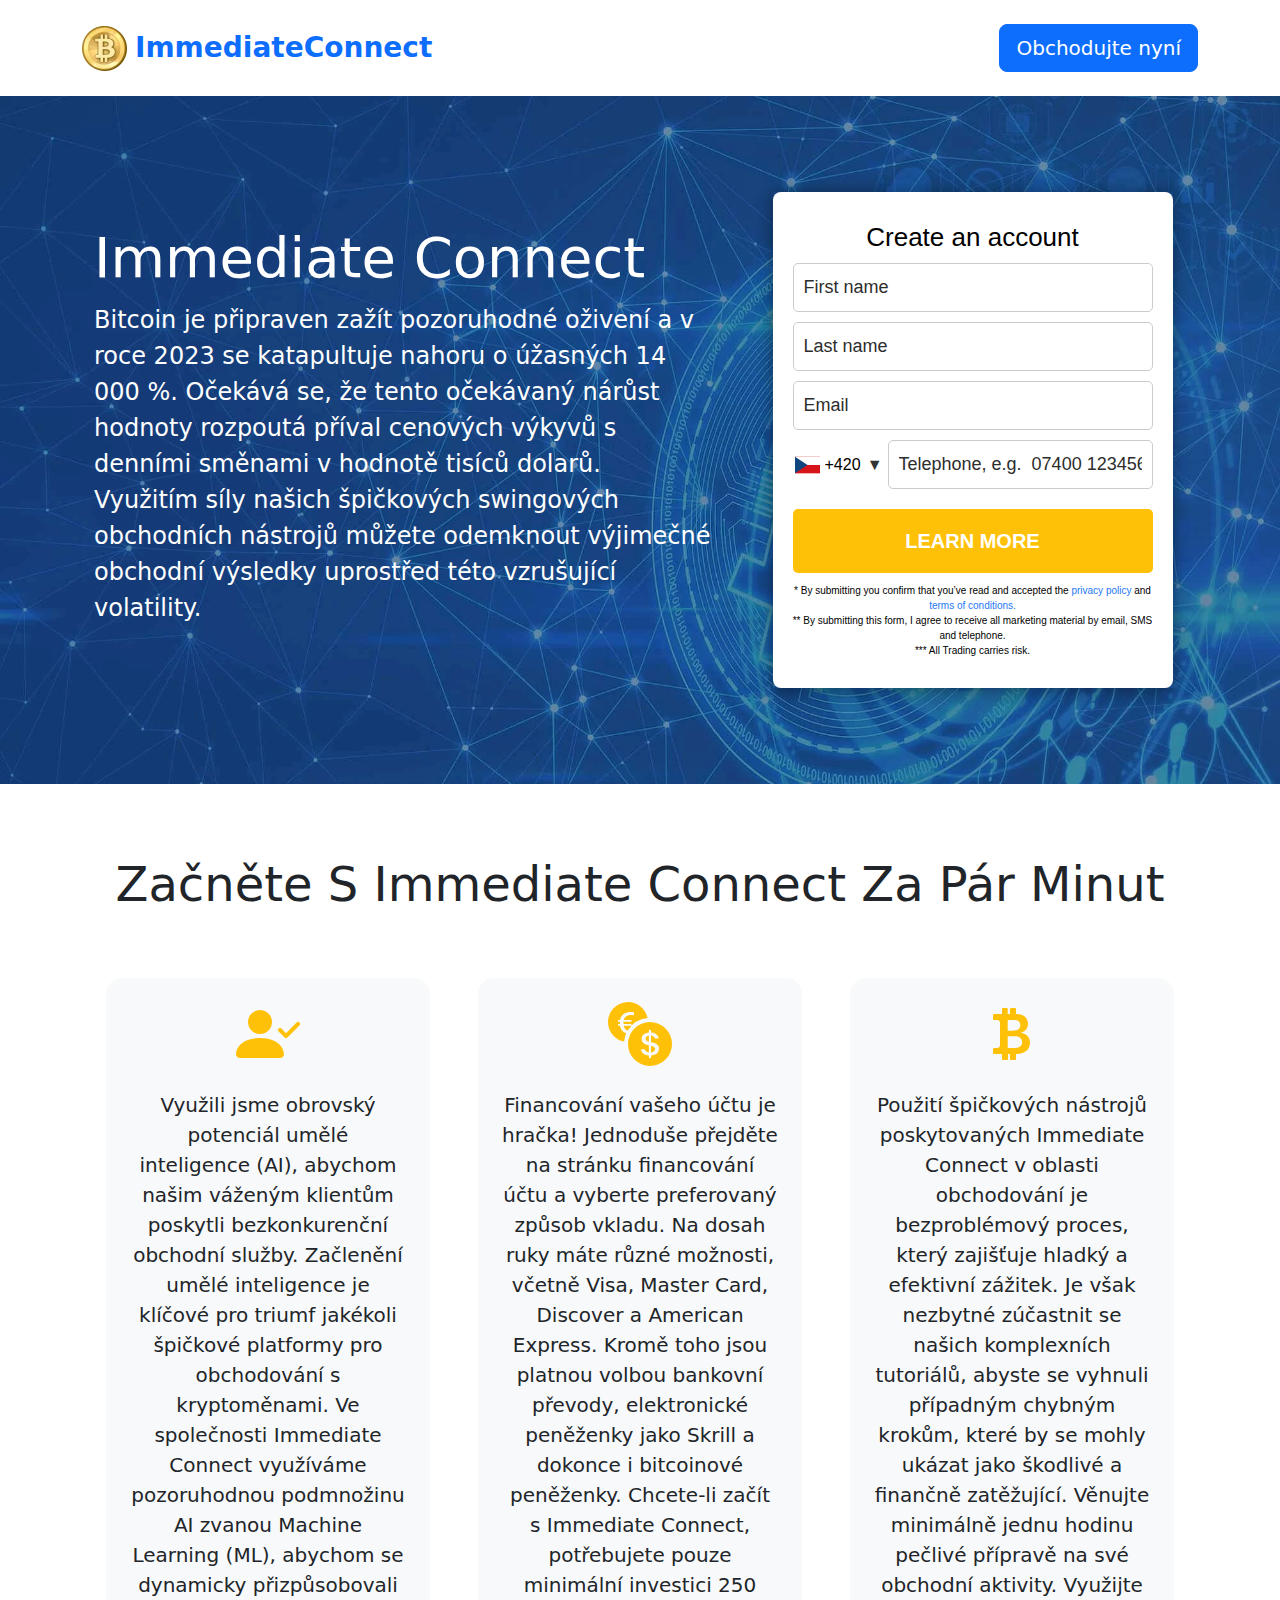
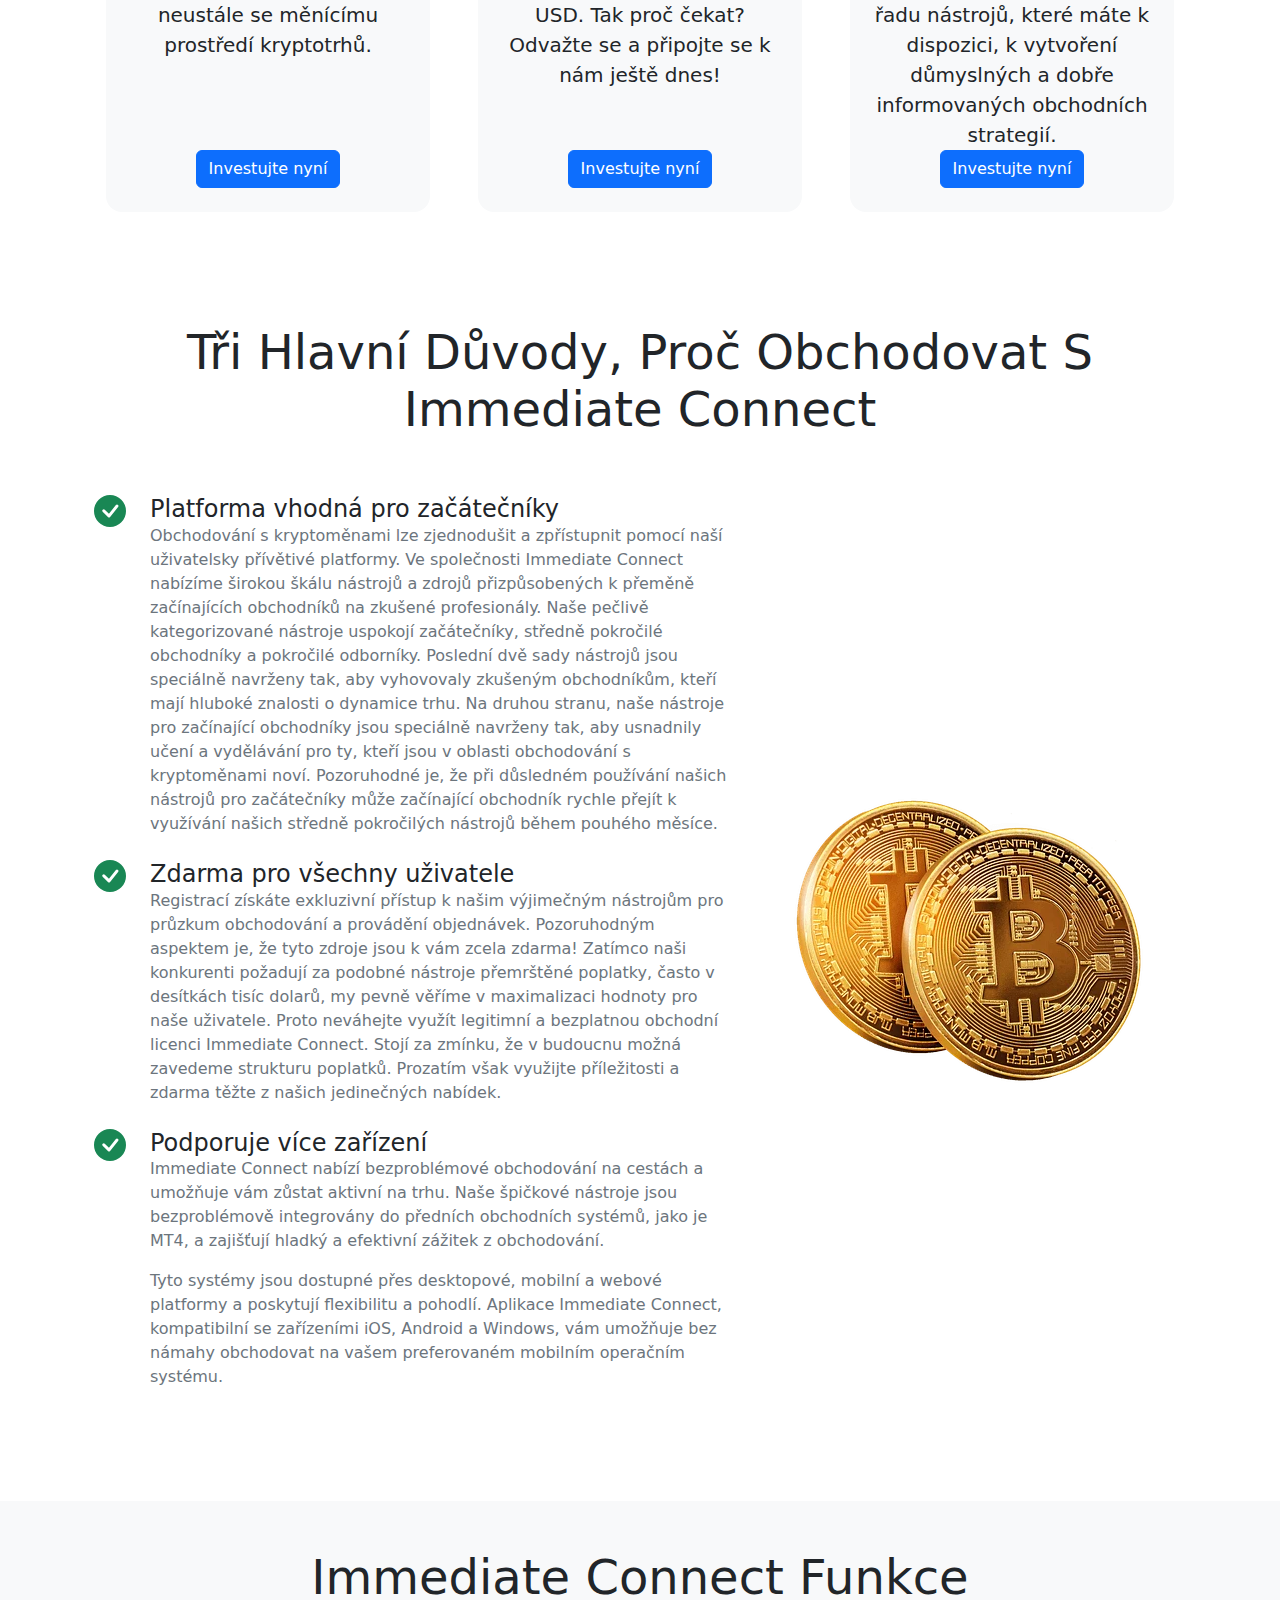
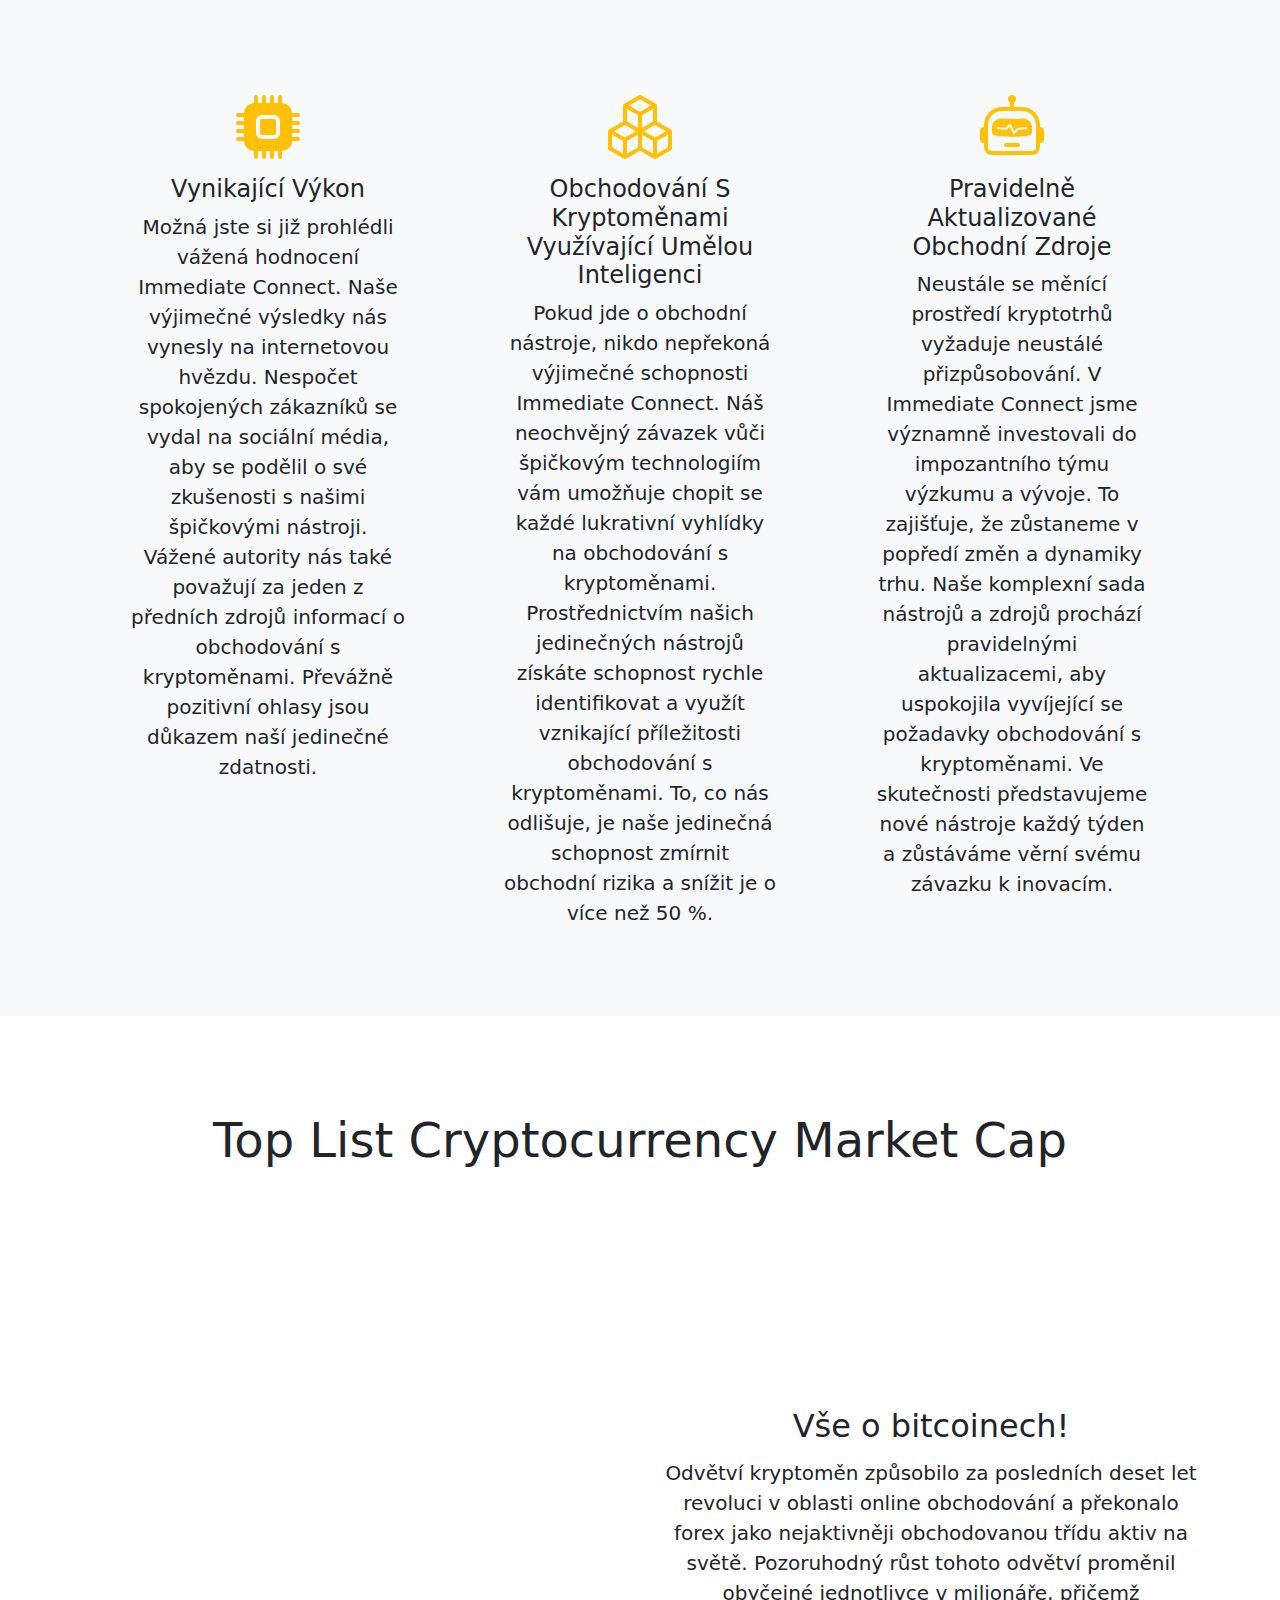
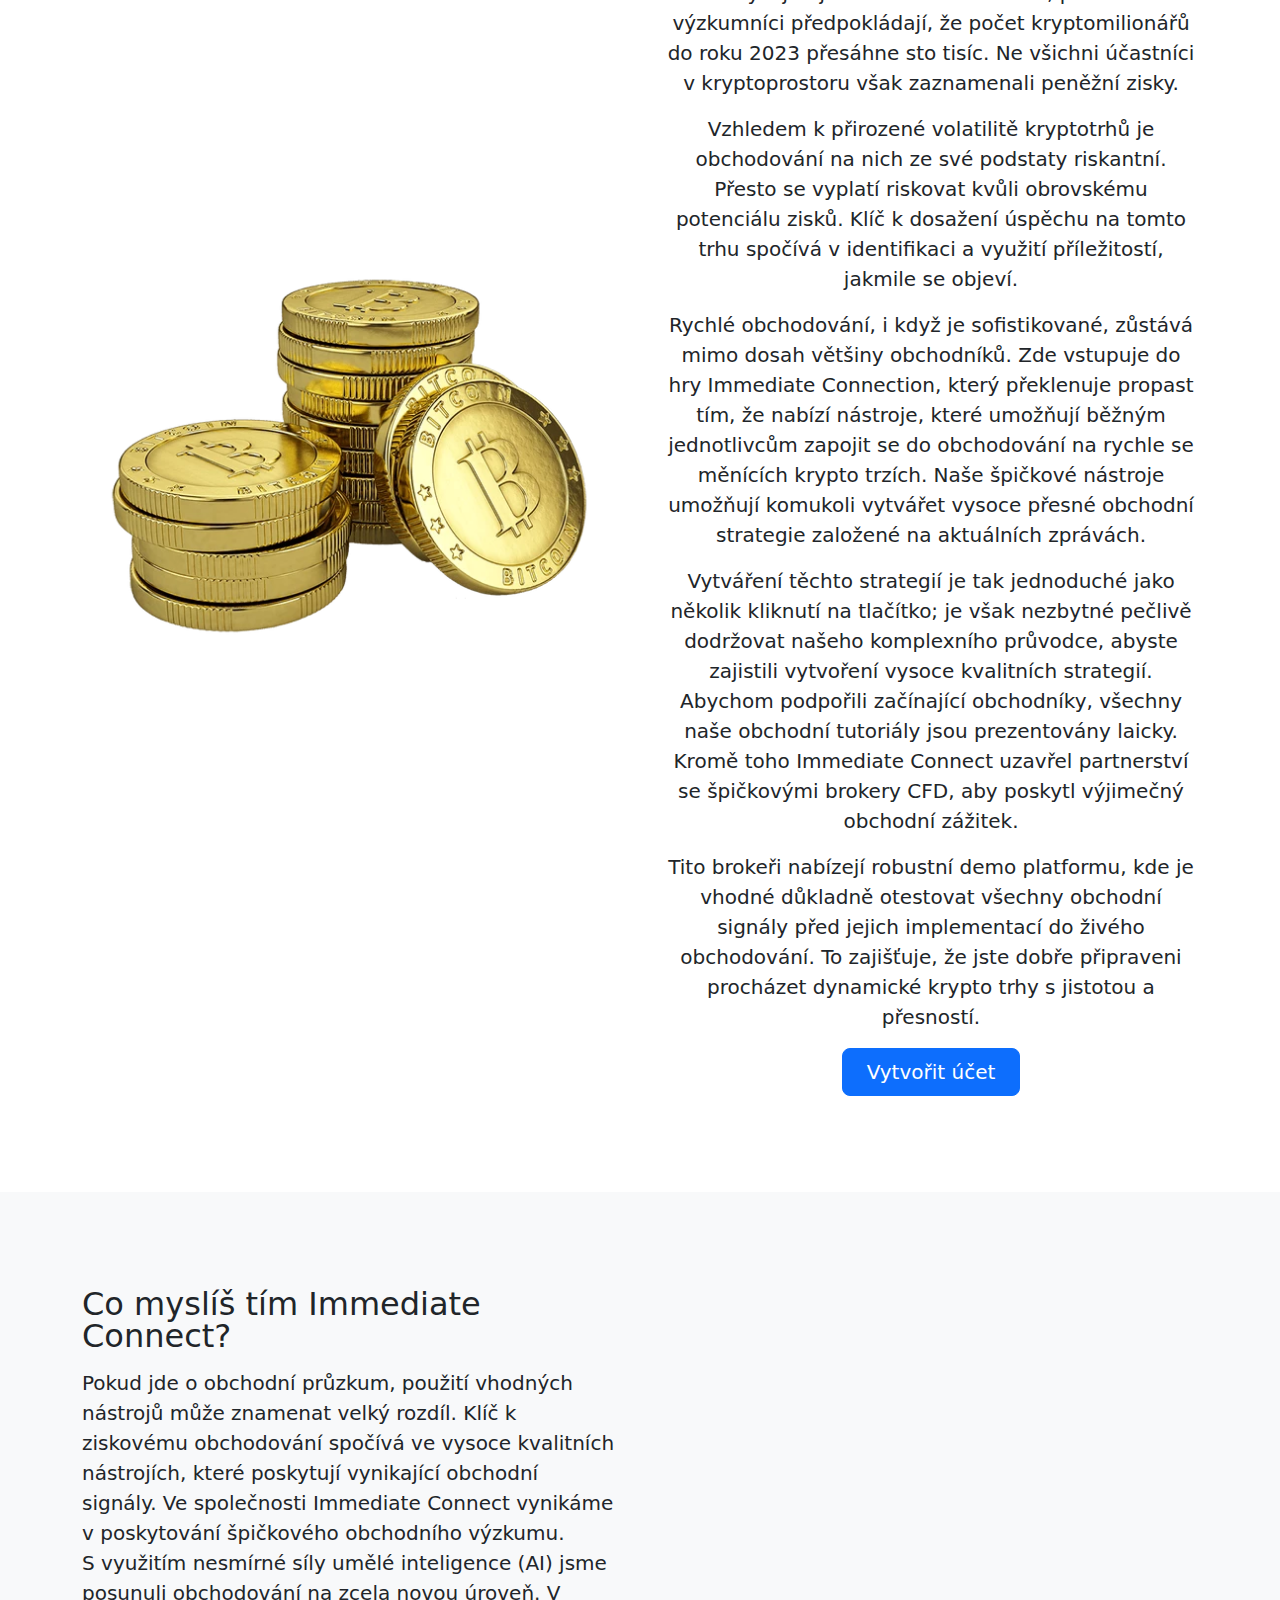
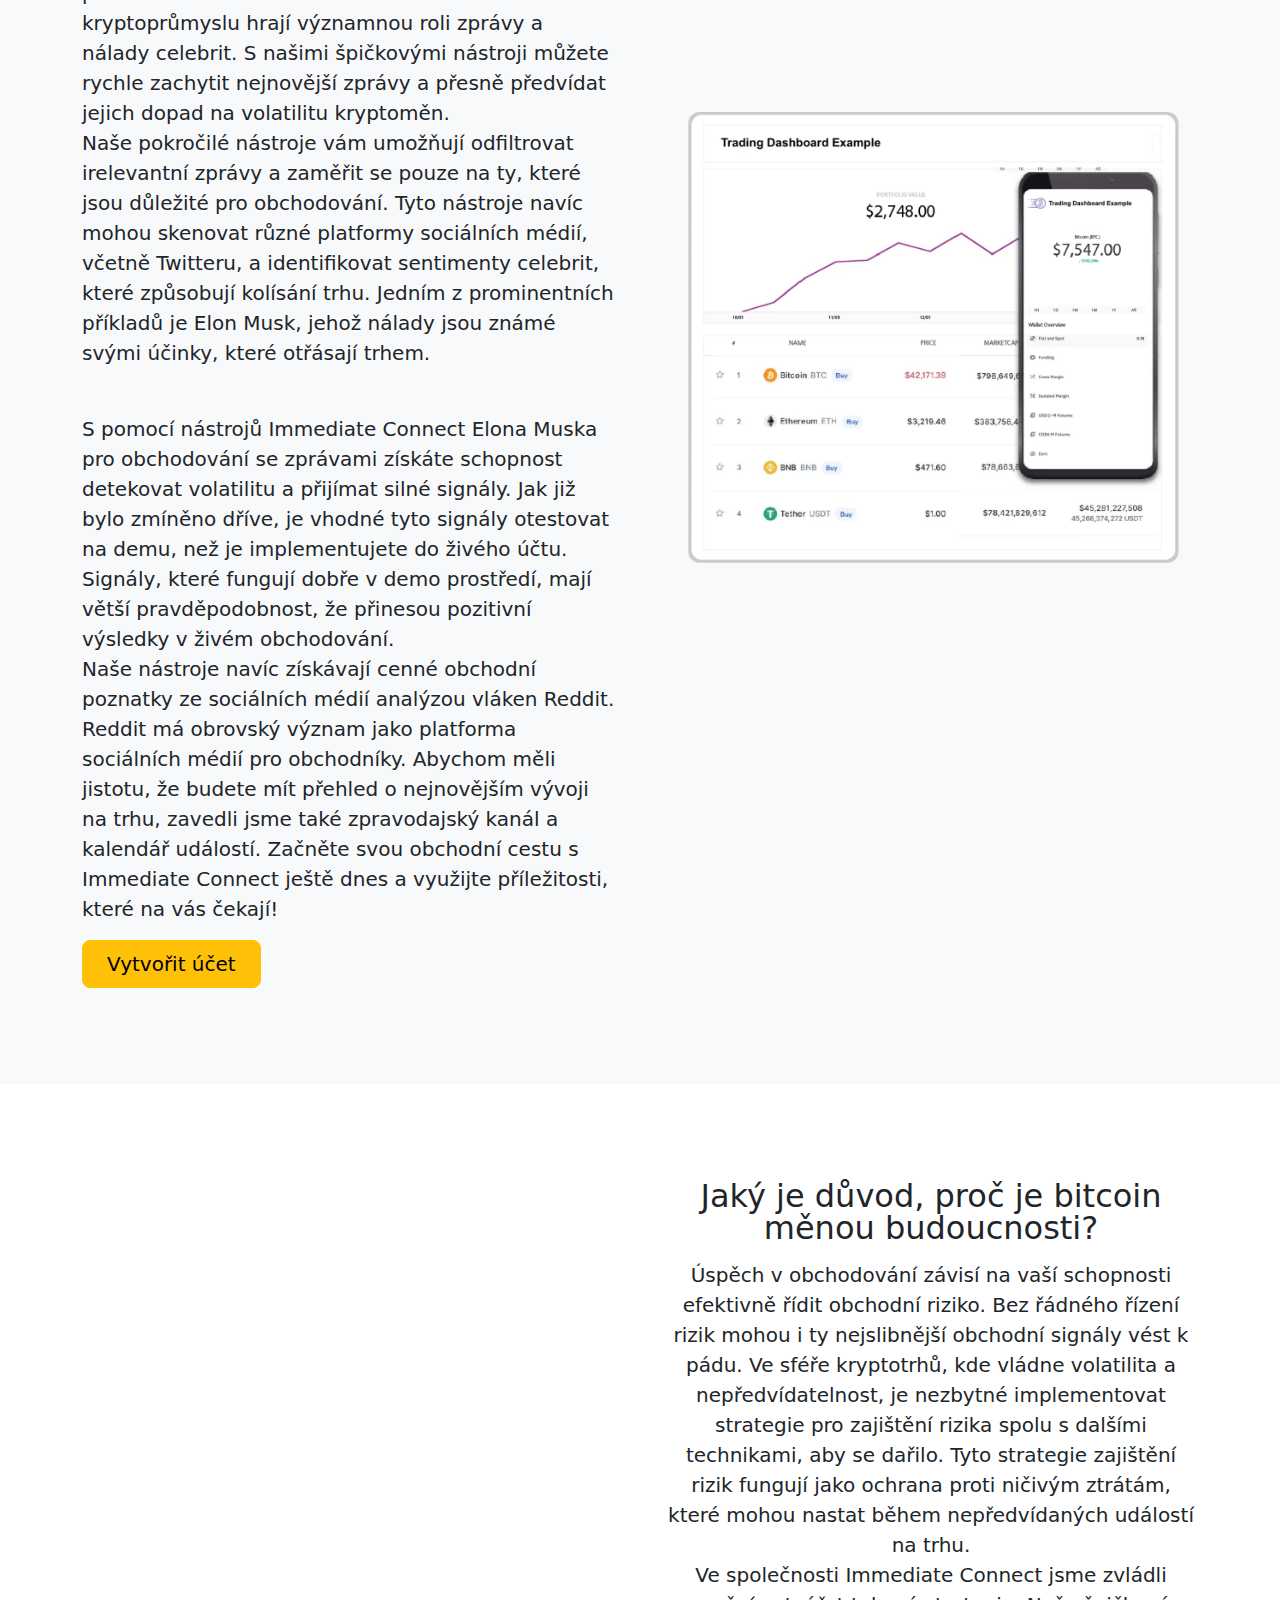
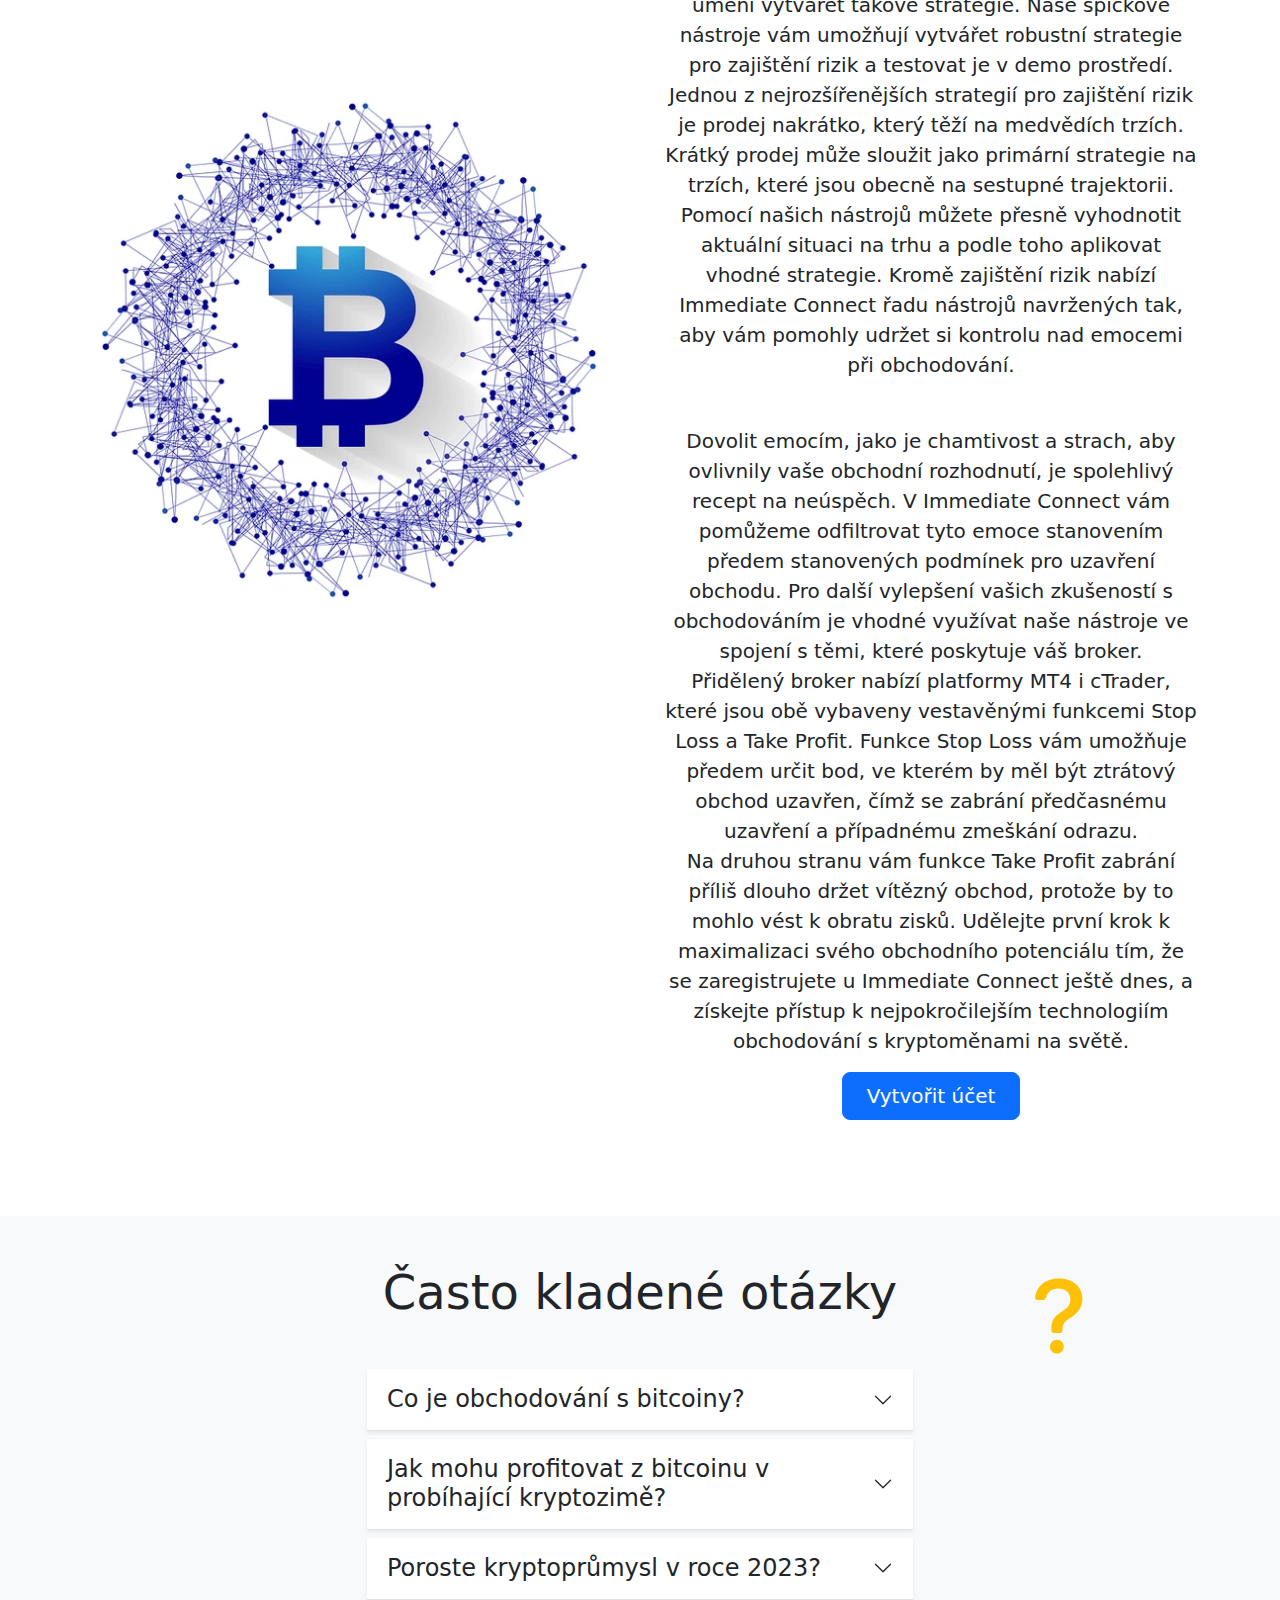
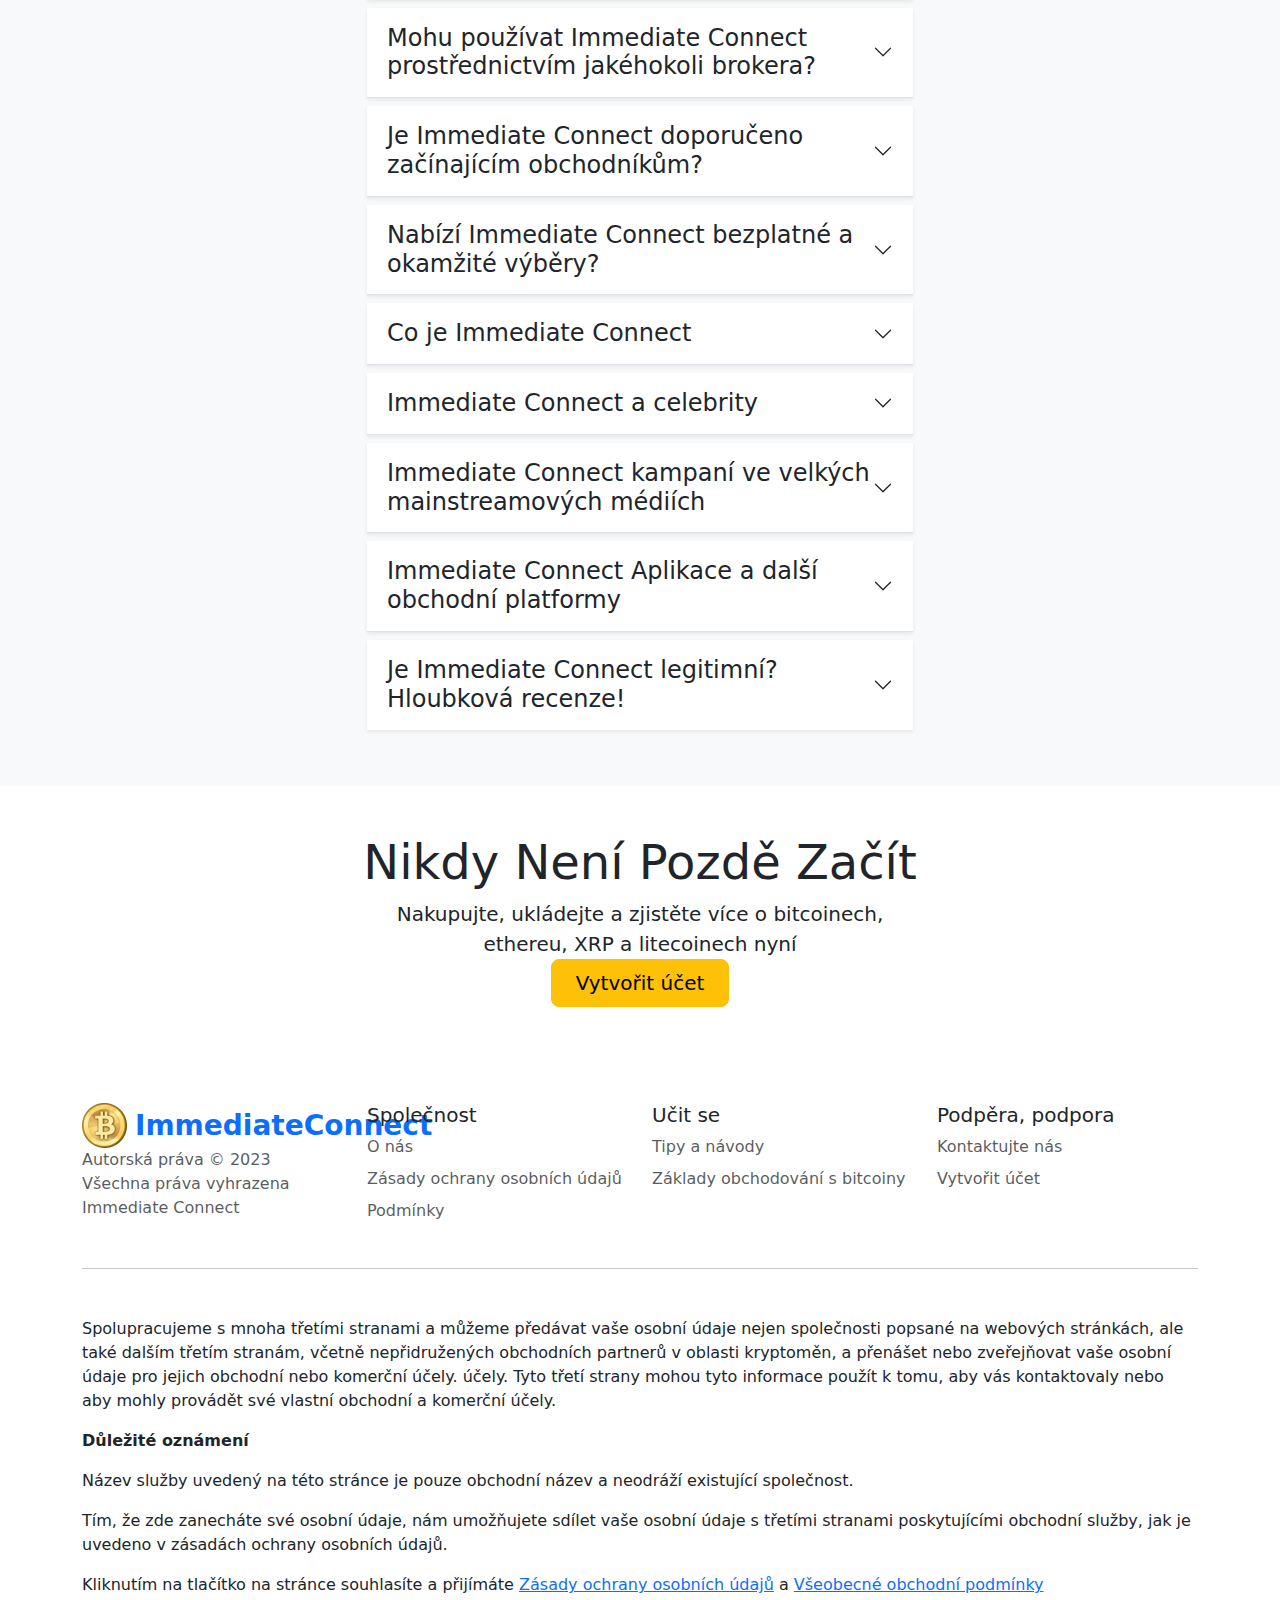
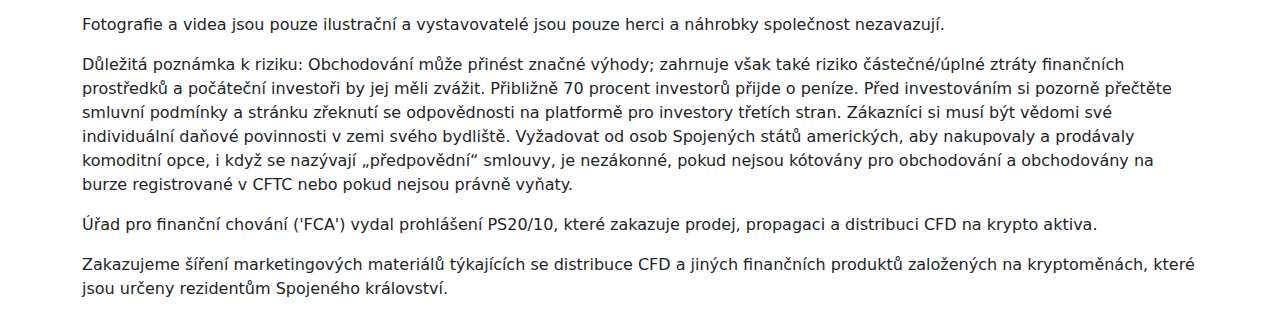
<file: index.html>
<!DOCTYPE html>
<html lang="cs" dir="ltr">
<head>
    <meta charset="utf-8">
    <!-- Meta Pixel Code -->
    <script>
        !function (f, b, e, v, n, t, s) {
            if (f.fbq) return;
            n = f.fbq = function () {
                n.callMethod ?
                    n.callMethod.apply(n, arguments) : n.queue.push(arguments)
            };
            if (!f._fbq) f._fbq = n;
            n.push = n;
            n.loaded = !0;
            n.version = '2.0';
            n.queue = [];
            t = b.createElement(e);
            t.async = !0;
            t.src = v;
            s = b.getElementsByTagName(e)[0];
            s.parentNode.insertBefore(t, s)
        }(window, document, 'script',
            'https://connect.facebook.net/en_US/fbevents.js');
        fbq('init', '303304779202097');
        fbq('track', 'PageView');
    </script>
    <noscript>
        <img height="1" width="1" style="display:none"
             src="https://www.facebook.com/tr?id=303304779202097&ev=PageView&noscript=1"
        />
    </noscript>
    <!-- End Meta Pixel Code -->

    <meta http-equiv="x-ua-compatible" content="ie=edge"/>
    <meta
            name="viewport"
            content="width=device-width, initial-scale=1, shrink-to-fit=no"
    />

    <link rel="icon" type="image/x-icon"
          href="https://immediate-connect.org/media/179/conversions/32_32_64e617e6cf171_Bitcoin.png"/>

    <meta name="robots" content="index, follow, max-image-preview:large, max-snippet:-1, max-video-preview:-1">

    <meta name="description"
          content="Hladký obchodní zážitek na Immediate Connect může obchodníkům pomoci stát se profesionálnějšími a může být schopen zlepšit své schopnosti."/>
    <meta name="og:title" content="Immediate Connect | Umožňuje obchodování s kryptoměnami jako profesionálové"/>
    <meta name="og:description"
          content="Hladký obchodní zážitek na Immediate Connect může obchodníkům pomoci stát se profesionálnějšími a může být schopen zlepšit své schopnosti."/>
    <meta name="og:type" content="website"/>
    <meta name="twitter:card" content="summary"/>
    <meta name="twitter:title" content="Immediate Connect | Umožňuje obchodování s kryptoměnami jako profesionálové"/>
    <meta name="twitter:description"
          content="Hladký obchodní zážitek na Immediate Connect může obchodníkům pomoci stát se profesionálnějšími a může být schopen zlepšit své schopnosti."/>
    <title>Immediate Connect | Umožňuje obchodování s kryptoměnami jako profesionálové</title>
    <link rel="alternate" href="https://immediate-connect.org/" hrefLang=en/>
    <link rel="alternate"
          href="https://immediate-connect.org/ar/"
          hrefLang="ar"/>
    <link rel="alternate"
          href="https://immediate-connect.org/zh-TW/"
          hrefLang="zh-TW"/>
    <link rel="alternate"
          href="https://immediate-connect.org/hr/"
          hrefLang="hr"/>
    <link rel="alternate"
          href="index.html"
          hrefLang="cs"/>
    <link rel="alternate"
          href="https://immediate-connect.org/da/"
          hrefLang="da"/>
    <link rel="alternate"
          href="https://immediate-connect.org/nl/"
          hrefLang="nl"/>
    <link rel="alternate"
          href="https://immediate-connect.org/et/"
          hrefLang="et"/>
    <link rel="alternate"
          href="https://immediate-connect.org/fi/"
          hrefLang="fi"/>
    <link rel="alternate"
          href="https://immediate-connect.org/fr/"
          hrefLang="fr"/>
    <link rel="alternate"
          href="https://immediate-connect.org/el/"
          hrefLang="el"/>
    <link rel="alternate"
          href="https://immediate-connect.org/hu/"
          hrefLang="hu"/>
    <link rel="alternate"
          href="https://immediate-connect.org/it/"
          hrefLang="it"/>
    <link rel="alternate"
          href="https://immediate-connect.org/ja/"
          hrefLang="ja"/>
    <link rel="alternate"
          href="https://immediate-connect.org/ko/"
          hrefLang="ko"/>
    <link rel="alternate"
          href="https://immediate-connect.org/lt/"
          hrefLang="lt"/>
    <link rel="alternate"
          href="https://immediate-connect.org/ms/"
          hrefLang="ms"/>
    <link rel="alternate"
          href="https://immediate-connect.org/no/"
          hrefLang="no"/>
    <link rel="alternate"
          href="https://immediate-connect.org/pl/"
          hrefLang="pl"/>
    <link rel="alternate"
          href="https://immediate-connect.org/pt/"
          hrefLang="pt"/>
    <link rel="alternate"
          href="https://immediate-connect.org/ru/"
          hrefLang="ru"/>
    <link rel="alternate"
          href="https://immediate-connect.org/sr/"
          hrefLang="sr"/>
    <link rel="alternate"
          href="https://immediate-connect.org/sk/"
          hrefLang="sk"/>
    <link rel="alternate"
          href="https://immediate-connect.org/sl/"
          hrefLang="sl"/>
    <link rel="alternate"
          href="https://immediate-connect.org/es/"
          hrefLang="es"/>
    <link rel="alternate"
          href="https://immediate-connect.org/sv/"
          hrefLang="sv"/>
    <link rel="alternate"
          href="https://immediate-connect.org/th/"
          hrefLang="th"/>
    <link rel="alternate"
          href="https://immediate-connect.org/tr/"
          hrefLang="tr"/>
    <link rel="alternate"
          href="https://immediate-connect.org/uk/"
          hrefLang="uk"/>
    <link rel="alternate"
          href="https://immediate-connect.org/vi/"
          hrefLang="vi"/>
    <link rel="alternate"
          href="https://immediate-connect.org/de/"
          hrefLang="de"/>

    <link rel="canonical" href="index.html"/>

    <link rel="preconnect"
          href="https://fonts.gstatic.com"
          crossorigin/>
    <link
            rel="preload"
            as="style"
            href="https://fonts.googleapis.com/css?family=Open+Sans:300,400,600,700,800&display=swap"
    />
    <link
            rel="stylesheet"
            href="https://fonts.googleapis.com/css?family=Open+Sans:300,400,600,700,800&display=swap"
            media="print"
            onload="this.media = 'all';"
    />

    <link rel="preload" as="style" href="assets/index-d9b7af0b.css"/>
    <link rel="modulepreload" href="assets/app-6256b172.js"/>
    <link rel="stylesheet" href="assets/index-d9b7af0b.css"/>
    <script type="module" src="assets/app-6256b172.js"></script>
</head>
<body class="body">

<div class="container">
    <header dir="ltr" class="d-flex flex-wrap justify-content-between py-4">
        <a href="index.html"
           class="d-flex logo align-items-center mb-3 mb-md-0 me-md-auto text-dark text-decoration-none pe-2">
            <picture>
                <source srcset="assets/image/45_45_45__64e617e1d0b90_Bitcoin.webp" type="image/webp">
                <source srcset="assets/image/45__64e617e1d0b90_Bitcoin.png" type="image/png">
                <img src="assets/image/45__64e617e1d0b90_Bitcoin.png" loading="eager" width="45" height="45" alt="">
            </picture>
            <span class="text-primary mx-2 fs-3 fw-bolder">ImmediateConnect</span>
        </a>

        <ul class="nav nav-pills align-items-center">
            <li class="nav-item">
                <button type="button" class="btn btn-primary text-white btn-lg show-modal">
                    Obchodujte nyní
                </button>
            </li>
        </ul>
    </header>
</div>

<style>

    .hero-wrapper {
        background-color: #133a71;
        background-image: url('180/conversions/1333_2000__2000_64e618fe7ea5c_bc_bkg3-1.webp');
        background-size: cover;
    }

    @media (max-width: 800px) {
        .hero-wrapper {
            background-image: url('180/conversions/1000_800_1000_800__2000_64e618fe7ea5c_bc_bkg3-1.webp');
        }
    }

</style>

<main>
    <div class="m-auto text-white hero-wrapper">
        <div class="container px-4 py-5 position-relative">
            <div class="row align-items-center g-lg-5 py-5">
                <div class="hero-left col-lg-7 text-center text-lg-start position-relative">
                    <h1 class="display-4 fw-bold lh-1 mb-3 text-capitalize">Immediate Connect</h1>
                    <div class="fs-4  mb-4">Bitcoin je připraven zažít pozoruhodné oživení a v roce 2023 se katapultuje
                        nahoru o úžasných 14 000 %. Očekává se, že tento očekávaný nárůst hodnoty rozpoutá příval
                        cenových výkyvů s denními směnami v hodnotě tisíců dolarů. Využitím síly našich špičkových
                        swingových obchodních nástrojů můžete odemknout výjimečné obchodní výsledky uprostřed této
                        vzrušující volatility.
                    </div>
                </div>
                <div class="col-md-10 mx-auto col-lg-5">
                    <div class="form-wrapper position-relative mx-auto">
                        <div class="form-element" dir="ltr">
                            <!--                            <signup-form theme="white" lang="cs"></signup-form>-->
                            <div class="shadow position-relative banner-form form-height">
                                <div class="signup-form-fx rounded-fx theme-white">
                                    <h3>Create an account</h3>
                                    <div class="form-box">
                                        <form class="offer-lander-form dr-form">
                                            <div class="form-group-fx" pattern="[a-zA-Z ]+">
                                                <div class="input-group">
                                                    <input
                                                            oninput="validateFirstName(this)"
                                                            required=""
                                                            type="text"
                                                            name="firstname"
                                                            id="firstname"
                                                            placeholder="First name"
                                                            class="form-control-fx form__input first-name"
                                                            pattern="[a-zA-Z ]+"
                                                    >
                                                </div>
                                                <div class="error f-name" data-error-status="inactive"
                                                     data-for-error="first_name">Vaše
                                                    křestní jméno je příliš krátké (alespoň 2 znaky)
                                                </div>
                                            </div>
                                            <div class="form-group-fx" pattern="[a-zA-Z ]+">
                                                <div class="input-group">
                                                    <input
                                                            oninput="validateLastName(this)"
                                                            required=""
                                                            type="text"
                                                            name="lastname"
                                                            id="lastname"
                                                            placeholder="Last name"
                                                            class="form-control-fx form__input last-name "
                                                            pattern="[a-zA-Z ]+"
                                                    >
                                                </div>
                                                <div class="error l-name" data-error-status="inactive"
                                                     data-for-error="last_name">Vaše
                                                    příjmení je příliš krátké (alespoň 2 znaky)
                                                </div>
                                            </div>
                                            <div class="form-group-fx">
                                                <div class="input-group">
                                                    <input
                                                            oninput="validateEmail(this)"
                                                            required=""
                                                            type="email"
                                                            name="email"
                                                            id="email"
                                                            placeholder="Email"
                                                            class="form-control-fx form__input email"

                                                    >
                                                </div>
                                                <div class="error email" data-error-status="inactive"
                                                     data-for-error="email">Zadejte prosím
                                                    svou skutečnou e-mailovou adresu (příklad@email.com)
                                                </div>
                                            </div>
                                            <div class="fx-phone">
                                                <div class="fx-phone-field">
                                                    <div class="fx-phone__code">
                                                        <div class="fx-phone__selected">
                                                            <div class="fx-phone__codeflag">
                                                                <img src="assets/image/cz.svg"
                                                                     loading="eager" width="25"
                                                                     alt="">
                                                                <span>+420</span>
                                                            </div>
                                                            <span class="fx-phone__icon">▼</span>
                                                        </div>
                                                    </div>
                                                    <div class="fx-phone__input">
                                                        <input
                                                                oninput="validatePhone(this)"
                                                                class="form__input phone"
                                                                type="tel"
                                                                maxlength="9"
                                                                placeholder="Telephone, e.g.  07400 123456"
                                                        >
                                                    </div>
                                                </div>
                                                <div class="tel error" data-error-status="inactive"
                                                     data-for-error="phone">
                                                    0123456789
                                                </div>
                                            </div>
                                            <div class="form-group-fx last">
                                                <button type="submit" class="register main-form-btn"
                                                >
                                                    Learn More
                                                </button>
                                                <div class="tnc_text"><p>* By submitting you confirm that you’ve read
                                                    and accepted
                                                    the <a rel="nofollow"
                                                           href="https://jupiter-e.bstcorlon.care/terms/privacy.html"
                                                           target="_blank" class="term-link">privacy policy</a> and <a
                                                            rel="nofollow" class="term-link"
                                                            href="https://jupiter-e.bstcorlon.care/terms/tandcs.html"
                                                            target="_blank">terms of conditions.</a></p>
                                                    <p>** By submitting this form, I agree to receive all marketing
                                                        material by
                                                        email, SMS and telephone.</p>
                                                    <p>*** All Trading carries risk.</p></div>
                                            </div>
                                            <style>
                                                .signup-form-fx .form-group-fx {
                                                    position: relative;
                                                    margin-bottom: 10px !important;
                                                }

                                                .main-form {
                                                    position: relative;
                                                }

                                                .iti__selected-flag {
                                                    pointer-events: none;
                                                }

                                                .formContent .homeTopFormInput {
                                                    margin-bottom: 3px !important;
                                                }

                                                .error {
                                                    width: 100%;
                                                    font-weight: 400;
                                                    margin-bottom: 10px;
                                                    padding: 5px;
                                                    color: #fff;
                                                    background-color: #eb162b;
                                                    font-size: 12px;
                                                    margin-top: 5px;
                                                    display: none;
                                                }

                                                .loader-sub {
                                                    position: absolute;
                                                    height: 100%;
                                                    width: 100%;
                                                    top: 0;
                                                    left: 0;
                                                    background: #0006;
                                                    color: #fff;
                                                    display: flex;
                                                    align-items: center;
                                                    justify-content: center;
                                                    text-align: center;
                                                    flex-direction: column;
                                                    display: none;
                                                }
                                            </style>
                                            <script>
                                                const displayError = (errorElement, message) => {
                                                    // errorElement.textContent = message;
                                                    errorElement.style.display = 'block';
                                                };

                                                const hideError = (errorElement) => {
                                                    // errorElement.textContent = '';
                                                    errorElement.style.display = 'none';
                                                };
                                                const validateFirstName = (input) => {
                                                    const regex = /^[a-zA-Z]*$/;
                                                    const errorFirst = document.querySelector('.error.f-name');

                                                    if (!regex.test(input.value)) {
                                                        displayError(errorFirst);
                                                        input.value = input.value.replace(/[^a-zA-Z]/g, '');
                                                    } else {
                                                        hideError(errorFirst);
                                                    }
                                                };

                                                const validateLastName = (input) => {
                                                    const regex = /^[a-zA-Z]*$/;
                                                    const errorLast = document.querySelector('.error.l-name');

                                                    if (!regex.test(input.value)) {
                                                        displayError(errorLast,);
                                                        input.value = input.value.replace(/[^a-zA-Z]/g, '');
                                                    } else {
                                                        hideError(errorLast);
                                                    }
                                                };

                                                const validateEmail = (input) => {
                                                    const regex = /^[a-zA-Z0-9._-]+@[a-zA-Z0-9.-]+\.[a-zA-Z]{2,4}$/;
                                                    const errorEmail = document.querySelector('.error.email');

                                                    if (!regex.test(input.value)) {
                                                        displayError(errorEmail);
                                                    } else {
                                                        hideError(errorEmail);
                                                    }
                                                };

                                                const validatePhone = (input) => {
                                                    const regex = /^\d{9,}$/;
                                                    const errorPhone = document.querySelector('.tel.error');

                                                    if (!regex.test(input.value)) {
                                                        displayError(errorPhone);
                                                    } else {
                                                        hideError(errorPhone);
                                                    }
                                                };

                                            </script>
                                        </form>
                                    </div>
                                </div>
                                <style>
                                    .fx-phone__code {
                                        pointer-events: none;
                                    }

                                    .fx-selected, .fx-option {
                                        display: flex;
                                        justify-content: flex-start;
                                        align-items: center
                                    }

                                    .fx-selected-flag, .fx-option-flag {
                                        width: 25px;
                                        margin-right: 5px
                                    }

                                    .fx-selected-flag img, .fx-option-flag img {
                                        max-width: 100%;
                                        vertical-align: middle
                                    }

                                    .signup-form-fx {
                                        font-family: sans-serif;
                                        font-size: 16px;
                                        background: #001132;
                                        padding: 20px;
                                        color: #fff;
                                        width: 100%;
                                        margin: auto;
                                        position: relative;
                                        box-sizing: border-box;
                                        box-shadow: 5px 10px 15px #001132cc
                                    }

                                    .signup-form-fx * {
                                        font-family: sans-serif
                                    }

                                    .signup-form-fx.rounded-fx {
                                        border-radius: 8px
                                    }

                                    .signup-form-fx h3 {
                                        color: #fff;
                                        margin: 0;
                                        text-align: center;
                                        font-size: 26px;
                                        font-weight: 500;
                                        padding: 10px 0
                                    }

                                    .signup-form-fx .alert {
                                        font-size: 15px;
                                        color: #fff;
                                        line-height: 1.2;
                                        text-align: center;
                                        font-weight: 600;
                                        background: red;
                                        padding: 5px
                                    }

                                    .signup-form-fx input {
                                        caret-color: #fff
                                    }

                                    .signup-form-fx input::placeholder {
                                        color: #d4d6dc
                                    }

                                    .signup-form-fx .form-group-fx {
                                        position: relative;
                                        margin-bottom: 20px
                                    }

                                    .signup-form-fx .form-group-fx .input-group {
                                        width: 100%
                                    }

                                    .signup-form-fx .form-group-fx .input-group input {
                                        box-sizing: border-box;
                                        background: transparent;
                                        border: 1px solid white;
                                        border-radius: 5px;
                                        width: 100%;
                                        position: relative;
                                        outline: none;
                                        padding: 10px;
                                        color: #fff;
                                        font-size: 18px
                                    }

                                    .signup-form-fx .form-group-fx .input-group input:-webkit-autofill {
                                        -webkit-box-shadow: 0 0 0 1000px #001132 inset;
                                        -webkit-text-fill-color: white
                                    }

                                    .signup-form-fx .form-group-fx .input-group input:focus {
                                        transition: .1s
                                    }

                                    .signup-form-fx .form-group-fx .error-message {
                                        display: none;
                                        width: 100%;
                                        margin-top: .25rem;
                                        font-size: 90%;
                                        color: #e76e55
                                    }

                                    .signup-form-fx .form-group-fx.last {
                                        margin-bottom: 15px
                                    }

                                    .signup-form-fx .was-validated:invalid ~ .error-message {
                                        display: block
                                    }

                                    .signup-form-fx .was-validated .form-control-fx:valid {
                                        border-color: #28a745;
                                        background-image: url("data:image/svg+xml,%3csvg xmlns='http://www.w3.org/2000/svg' width='8' height='8' viewBox='0 0 8 8'%3e%3cpath fill='%2328a745' d='M2.3 6.73L.6 4.53c-.4-1.04.46-1.4 1.1-.8l1.1 1.4 3.4-3.8c.6-.63 1.6-.27 1.2.7l-4 4.6c-.43.5-.8.4-1.1.1z'/%3e%3c/svg%3e");
                                        background-repeat: no-repeat;
                                        background-position: right calc(.375em + .1875rem) center;
                                        background-size: calc(.75em + .375rem) calc(.75em + .375rem)
                                    }

                                    .signup-form-fx .was-validated .form-control-fx input:invalid {
                                        border-color: #e76e55;
                                        background-image: url("data:image/svg+xml,%3csvg xmlns='http://www.w3.org/2000/svg' width='12' height='12' fill='none' stroke='%23e76e55' viewBox='0 0 12 12'%3e%3ccircle cx='6' cy='6' r='4.5'/%3e%3cpath stroke-linejoin='round' d='M5.8 3.6h.4L6 6.5z'/%3e%3ccircle cx='6' cy='8.2' r='.6' fill='%23dc3545' stroke='none'/%3e%3c/svg%3e");
                                        margin: 0;
                                        background-repeat: no-repeat;
                                        background-position: right calc(.375em + .1875rem) center;
                                        background-size: calc(.75em + .375rem) calc(.75em + .375rem)
                                    }

                                    .signup-form-fx .is-invalid ~ .error-message {
                                        display: block
                                    }

                                    .signup-form-fx .form-control-fx.is-valid {
                                        border-color: #28a745;
                                        background-image: url("data:image/svg+xml,%3csvg xmlns='http://www.w3.org/2000/svg' width='8' height='8' viewBox='0 0 8 8'%3e%3cpath fill='%2328a745' d='M2.3 6.73L.6 4.53c-.4-1.04.46-1.4 1.1-.8l1.1 1.4 3.4-3.8c.6-.63 1.6-.27 1.2.7l-4 4.6c-.43.5-.8.4-1.1.1z'/%3e%3c/svg%3e");
                                        background-repeat: no-repeat;
                                        background-position: right calc(.375em + .1875rem) center;
                                        background-size: calc(.75em + .375rem) calc(.75em + .375rem)
                                    }

                                    .signup-form-fx input.form-control-fx.is-invalid {
                                        border-color: #e76e55;
                                        background-image: url("data:image/svg+xml,%3csvg xmlns='http://www.w3.org/2000/svg' width='12' height='12' fill='none' stroke='%23e76e55' viewBox='0 0 12 12'%3e%3ccircle cx='6' cy='6' r='4.5'/%3e%3cpath stroke-linejoin='round' d='M5.8 3.6h.4L6 6.5z'/%3e%3ccircle cx='6' cy='8.2' r='.6' fill='%23dc3545' stroke='none'/%3e%3c/svg%3e");
                                        margin: 0;
                                        background-repeat: no-repeat;
                                        background-position: right calc(.375em + .1875rem) center;
                                        background-size: calc(.75em + .375rem) calc(.75em + .375rem)
                                    }

                                    .signup-form-fx .register {
                                        -webkit-font-smoothing: antialiased;
                                        word-break: break-word;
                                        word-wrap: break-word;
                                        -webkit-box-sizing: border-box;
                                        font-family: Inter var, -apple-system, BlinkMacSystemFont, Helvetica Neue, Helvetica, sans-serif;
                                        line-height: 1.25;
                                        opacity: 1;
                                        text-align: center;
                                        text-decoration: none;
                                        -webkit-appearance: none;
                                        letter-spacing: 0;
                                        display: block;
                                        font-size: 20px;
                                        font-weight: 700;
                                        position: relative;
                                        color: #fff;
                                        padding: 0;
                                        border-radius: 5px;
                                        text-transform: uppercase;
                                        width: 100%;
                                        height: 64px;
                                        border: none;
                                        cursor: pointer;
                                        background-color: #e2ae60;
                                        outline: none;
                                        margin-bottom: 10px;
                                        transition: .3s
                                    }

                                    .signup-form-fx .register:hover {
                                        transition: .1s;
                                        opacity: .9
                                    }

                                    .signup-form-fx .register:after {
                                        content: "";
                                        display: block;
                                        width: 1.2em;
                                        height: 1.2em;
                                        position: absolute;
                                        left: calc(50% - .75em);
                                        top: calc(50% - .75em);
                                        border: .15em solid transparent;
                                        border-right-color: #fff;
                                        border-radius: 50%;
                                        animation: button-anim .7s linear infinite;
                                        opacity: 0
                                    }

                                    .signup-form-fx .tnc_text p {
                                        font-size: 11px;
                                        text-align: center;
                                        margin: 0;
                                        line-height: 1.5
                                    }

                                    .signup-form-fx .fx-phone {
                                        margin-bottom: 20px
                                    }

                                    .signup-form-fx .fx-phone .error-message {
                                        width: 100%;
                                        margin-top: .25rem;
                                        font-size: 90%;
                                        color: #e76e55
                                    }

                                    .signup-form-fx .fx-phone .fx-phone-field {
                                        display: flex;
                                        align-items: center;
                                        justify-content: flex-start
                                    }

                                    .signup-form-fx .fx-phone__input {
                                        width: 100%
                                    }

                                    .signup-form-fx .fx-phone__input input {
                                        box-sizing: border-box;
                                        background: transparent;
                                        border: 1px solid #ccc;
                                        border-radius: 5px;
                                        width: 100%;
                                        position: relative;
                                        outline: none;
                                        padding: 10px;
                                        color: #fff;
                                        font-size: 18px
                                    }

                                    .signup-form-fx .fx-phone__input input:-webkit-autofill {
                                        -webkit-box-shadow: 0 0 0 1000px #001132 inset;
                                        -webkit-text-fill-color: white
                                    }

                                    .signup-form-fx .fx-phone__input input:focus {
                                        transition: .1s
                                    }

                                    .signup-form-fx .fx-phone__input.valid input {
                                        border-color: #32cd32
                                    }

                                    .signup-form-fx .fx-phone__input.invalid input {
                                        border-color: #ff4500
                                    }

                                    .signup-form-fx .fx-phone__selected {
                                        cursor: pointer;
                                        display: flex;
                                        justify-content: space-between;
                                        align-items: center;
                                        padding: 0 5px 0 2px;
                                        box-sizing: border-box;
                                        min-width: 95px
                                    }

                                    .signup-form-fx .fx-phone__selected .fx-phone__codeflag {
                                        display: flex;
                                        margin-right: 5px
                                    }

                                    .signup-form-fx .fx-phone__selected .fx-phone__icon {
                                        opacity: .8
                                    }

                                    .signup-form-fx .fx-phone__selected.active .fx-phone__icon {
                                        transform: rotate(180deg)
                                    }

                                    .signup-form-fx .fx-phone__selected img {
                                        margin-right: 5px
                                    }

                                    .signup-form-fx .fx-phone__list {
                                        position: absolute;
                                        color: #333;
                                        background: #fff;
                                        z-index: 9999;
                                        width: 250px;
                                        padding: 0;
                                        max-width: 100%
                                    }

                                    .signup-form-fx .fx-phone__list-search {
                                        padding: 10px 10px 0
                                    }

                                    .signup-form-fx .fx-phone__list-search input {
                                        width: 100%;
                                        height: 30px;
                                        outline: none;
                                        box-sizing: border-box;
                                        font-size: 14px;
                                        caret-color: #000
                                    }

                                    .signup-form-fx .fx-phone__list ul {
                                        padding: 0;
                                        margin: 0;
                                        list-style: none;
                                        overflow: auto;
                                        max-height: 300px
                                    }

                                    .signup-form-fx .fx-phone__list li {
                                        padding: 10px;
                                        list-style: none;
                                        cursor: pointer;
                                        display: flex
                                    }

                                    .signup-form-fx .fx-phone__list li img {
                                        margin-right: 5px
                                    }

                                    .theme-light, .theme-white {
                                        background: #f5f7fa;
                                        color: #000;
                                        box-shadow: none
                                    }

                                    .theme-light h3, .theme-white h3 {
                                        color: #000
                                    }

                                    .theme-light input, .theme-white input {
                                        caret-color: #000
                                    }

                                    .theme-light input::placeholder, .theme-white input::placeholder {
                                        color: #2d2d2d
                                    }

                                    .theme-light .fx-phone input, .theme-white .fx-phone input {
                                        color: #000 !important
                                    }

                                    .theme-light .fx-phone__list, .theme-white .fx-phone__list {
                                        box-shadow: 0 0 5px #0000004d
                                    }

                                    .theme-light .form-group-fx input, .theme-white .form-group-fx input {
                                        background: #fff;
                                        border: 1px solid #ccc !important;
                                        padding: 10px;
                                        color: #000 !important
                                    }

                                    .theme-light .form-group-fx input:-webkit-autofill, .theme-white .form-group-fx input:-webkit-autofill {
                                        -webkit-box-shadow: 0 0 0 1000px #001132 inset;
                                        -webkit-text-fill-color: black
                                    }

                                    .theme-light .form-group-fx input:focus, .theme-white .form-group-fx input:focus {
                                        transition: .1s;
                                        border-color: #7a7a7a
                                    }

                                    .theme-light .form-group-fx input:valid, .theme-white .form-group-fx input:valid {
                                        transition: .1s;
                                        border-color: #28a745
                                    }

                                    .theme-light .form-group-fx .error-message, .theme-white .form-group-fx .error-message {
                                        color: #e84927
                                    }

                                    .theme-light .was-validated .form-control-fx:valid, .theme-white .was-validated .form-control-fx:valid {
                                        border-color: #28a745;
                                        background-image: url("data:image/svg+xml,%3csvg xmlns='http://www.w3.org/2000/svg' width='8' height='8' viewBox='0 0 8 8'%3e%3cpath fill='%2328a745' d='M2.3 6.73L.6 4.53c-.4-1.04.46-1.4 1.1-.8l1.1 1.4 3.4-3.8c.6-.63 1.6-.27 1.2.7l-4 4.6c-.43.5-.8.4-1.1.1z'/%3e%3c/svg%3e");
                                        background-repeat: no-repeat;
                                        background-position: right calc(.375em + .1875rem) center;
                                        background-size: calc(.75em + .375rem) calc(.75em + .375rem)
                                    }

                                    .theme-light .was-validated .form-control-fx input:invalid, .theme-white .was-validated .form-control-fx input:invalid {
                                        border-color: #e84927;
                                        background-image: url("data:image/svg+xml,%3csvg xmlns='http://www.w3.org/2000/svg' width='12' height='12' fill='none' stroke='%23e76e55' viewBox='0 0 12 12'%3e%3ccircle cx='6' cy='6' r='4.5'/%3e%3cpath stroke-linejoin='round' d='M5.8 3.6h.4L6 6.5z'/%3e%3ccircle cx='6' cy='8.2' r='.6' fill='%23dc3545' stroke='none'/%3e%3c/svg%3e");
                                        margin: 0;
                                        background-repeat: no-repeat;
                                        background-position: right calc(.375em + .1875rem) center;
                                        background-size: calc(.75em + .375rem) calc(.75em + .375rem)
                                    }

                                    .theme-light .is-invalid ~ .error-message, .theme-white .is-invalid ~ .error-message {
                                        display: block
                                    }

                                    .theme-light .form-control-fx.is-valid, .theme-white .form-control-fx.is-valid {
                                        border-color: #28a745;
                                        background-image: url("data:image/svg+xml,%3csvg xmlns='http://www.w3.org/2000/svg' width='8' height='8' viewBox='0 0 8 8'%3e%3cpath fill='%2328a745' d='M2.3 6.73L.6 4.53c-.4-1.04.46-1.4 1.1-.8l1.1 1.4 3.4-3.8c.6-.63 1.6-.27 1.2.7l-4 4.6c-.43.5-.8.4-1.1.1z'/%3e%3c/svg%3e");
                                        background-repeat: no-repeat;
                                        background-position: right calc(.375em + .1875rem) center;
                                        background-size: calc(.75em + .375rem) calc(.75em + .375rem)
                                    }

                                    .theme-light input.form-control-fx.is-invalid, .theme-white input.form-control-fx.is-invalid {
                                        border-color: #e84927
                                    }

                                    .theme-light .register, .theme-white .register {
                                        color: #fff;
                                        background-color: #6797a8
                                    }

                                    .theme-light .register:hover, .theme-white .register:hover {
                                        transition: .1s
                                    }

                                    .theme-light .tnc_text p, .theme-white .tnc_text p {
                                        font-size: 10px;
                                        text-align: center;
                                        margin: 0;
                                        line-height: 1.5
                                    }

                                    .theme-white {
                                        background: #fff
                                    }

                                    .theme-white .register {
                                        background-color: #ffc107
                                    }

                                    @keyframes button-anim {
                                        0% {
                                            transform: rotate(0)
                                        }
                                        to {
                                            transform: rotate(360deg)
                                        }
                                    }

                                    .signup-form-fx .register.loading {
                                        color: transparent
                                    }

                                    .signup-form-fx .register.loading:after {
                                        opacity: 1
                                    }

                                    .signup-form-fx a.term-link {
                                        color: #2379f7;
                                        text-decoration: none
                                    }

                                    .icon.delete {
                                        display: flex;
                                        justify-content: center;
                                        align-items: center;
                                        padding: 0;
                                        margin: 0;
                                        border: none;
                                        background: none;
                                        height: 8px;
                                        width: 8px;
                                        min-height: 8px;
                                        min-width: 8px;
                                        max-height: 8px;
                                        max-width: 8px;
                                        cursor: pointer
                                    }

                                    .icon.arrow-downward {
                                        color: #999;
                                        border-style: solid;
                                        border-width: 4px 4px 0;
                                        content: "";
                                        transition: transform .2s linear;
                                        cursor: pointer
                                    }

                                    .icon.arrow-downward.active {
                                        transform: rotate(180deg)
                                    }

                                    .fx-flex {
                                        display: flex;
                                        align-items: center;
                                        justify-content: space-between
                                    }
                                </style>
                                <div class="loader-sub" id="loader-sub">
                                    Děkujeme za vyplnění
                                    <br>
                                    kontaktního formuláře,
                                    <br>
                                    vaše údaje
                                    <br>
                                    budou zpracovány do <span id="countdown">2</span> sekund.
                                </div>
                            </div>
                        </div>
                    </div>
                </div>
            </div>
        </div>
    </div>
    <div class="container px-4 py-5 mt-4">
        <h2 class="pb-2 text-center display-5 fw-bold text-capitalize">Začněte s Immediate Connect za pár minut</h2>
        <div class="row g-4 pt-5 row-cols-1 row-cols-lg-3  row-eq-height">
            <div class="feature col text-center px-4 mb-3">
                <div
                        class="d-flex flex-column align-items-center justify-content-between p-4 bg-light h-100 rounded-4">
                    <div>
                        <div class="feature-icon text-warning">
                            <svg xmlns="http://www.w3.org/2000/svg" width="1em" height="1em" fill="currentColor"
                                 classname="bi bi-person-check-fill" viewBox="0 0 16 16">
                                <path fill-rule="evenodd"
                                      d="M15.854 5.146a.5.5 0 0 1 0 .708l-3 3a.5.5 0 0 1-.708 0l-1.5-1.5a.5.5 0 0 1 .708-.708L12.5 7.793l2.646-2.647a.5.5 0 0 1 .708 0z"></path>
                                <path d="M1 14s-1 0-1-1 1-4 6-4 6 3 6 4-1 1-1 1H1zm5-6a3 3 0 1 0 0-6 3 3 0 0 0 0 6z"></path>
                            </svg>
                        </div>
                        <h3 class="fs-4"></h3>
                        <div class="fs-5 lead">
                            <div><p>Využili jsme obrovský potenciál umělé inteligence (AI), abychom našim váženým
                                klientům poskytli bezkonkurenční obchodní služby. Začlenění umělé inteligence je klíčové
                                pro triumf jakékoli špičkové platformy pro obchodování s kryptoměnami. Ve společnosti
                                Immediate Connect využíváme pozoruhodnou podmnožinu AI zvanou Machine Learning (ML),
                                abychom se dynamicky přizpůsobovali neustále se měnícímu prostředí kryptotrhů.</p></div>
                        </div>
                    </div>
                    <button class="btn btn-primary show-modal">
                        Investujte nyní
                    </button>
                </div>
            </div>
            <div class="feature col text-center px-4 mb-3">
                <div
                        class="d-flex flex-column align-items-center justify-content-between p-4 bg-light h-100 rounded-4">
                    <div>
                        <div class="feature-icon text-warning">
                            <svg xmlns="http://www.w3.org/2000/svg" width="1em" height="1em" fill="currentColor"
                                 class="bi bi-currency-exchange" viewBox="0 0 16 16">
                                <path d="M0 5a5.002 5.002 0 0 0 4.027 4.905 6.46 6.46 0 0 1 .544-2.073C3.695 7.536 3.132 6.864 3 5.91h-.5v-.426h.466V5.05c0-.046 0-.093.004-.135H2.5v-.427h.511C3.236 3.24 4.213 2.5 5.681 2.5c.316 0 .59.031.819.085v.733a3.46 3.46 0 0 0-.815-.082c-.919 0-1.538.466-1.734 1.252h1.917v.427h-1.98c-.003.046-.003.097-.003.147v.422h1.983v.427H3.93c.118.602.468 1.03 1.005 1.229a6.5 6.5 0 0 1 4.97-3.113A5.002 5.002 0 0 0 0 5zm16 5.5a5.5 5.5 0 1 1-11 0 5.5 5.5 0 0 1 11 0zm-7.75 1.322c.069.835.746 1.485 1.964 1.562V14h.54v-.62c1.259-.086 1.996-.74 1.996-1.69 0-.865-.563-1.31-1.57-1.54l-.426-.1V8.374c.54.06.884.347.966.745h.948c-.07-.804-.779-1.433-1.914-1.502V7h-.54v.629c-1.076.103-1.808.732-1.808 1.622 0 .787.544 1.288 1.45 1.493l.358.085v1.78c-.554-.08-.92-.376-1.003-.787H8.25zm1.96-1.895c-.532-.12-.82-.364-.82-.732 0-.41.311-.719.824-.809v1.54h-.005zm.622 1.044c.645.145.943.38.943.796 0 .474-.37.8-1.02.86v-1.674l.077.018z"></path>
                            </svg>
                        </div>
                        <h3 class="fs-4"></h3>
                        <div class="fs-5 lead">Financování vašeho účtu je hračka! Jednoduše přejděte na stránku
                            financování účtu a vyberte preferovaný způsob vkladu. Na dosah ruky máte různé možnosti,
                            včetně Visa, Master Card, Discover a American Express. Kromě toho jsou platnou volbou
                            bankovní převody, elektronické peněženky jako Skrill a dokonce i bitcoinové peněženky.
                            Chcete-li začít s Immediate Connect, potřebujete pouze minimální investici 250 USD. Tak proč
                            čekat? Odvažte se a připojte se k nám ještě dnes!
                        </div>
                    </div>
                    <button class="btn btn-primary show-modal">
                        Investujte nyní
                    </button>
                </div>
            </div>
            <div class="feature col text-center px-4 mb-3">
                <div
                        class="d-flex flex-column align-items-center justify-content-between p-4 bg-light h-100 rounded-4">
                    <div>
                        <div class="feature-icon text-warning">
                            <svg xmlns="http://www.w3.org/2000/svg" width="1em" height="1em" fill="currentColor"
                                 class="bi bi-currency-bitcoin" viewBox="0 0 16 16">
                                <path d="M5.5 13v1.25c0 .138.112.25.25.25h1a.25.25 0 0 0 .25-.25V13h.5v1.25c0 .138.112.25.25.25h1a.25.25 0 0 0 .25-.25V13h.084c1.992 0 3.416-1.033 3.416-2.82 0-1.502-1.007-2.323-2.186-2.44v-.088c.97-.242 1.683-.974 1.683-2.19C11.997 3.93 10.847 3 9.092 3H9V1.75a.25.25 0 0 0-.25-.25h-1a.25.25 0 0 0-.25.25V3h-.573V1.75a.25.25 0 0 0-.25-.25H5.75a.25.25 0 0 0-.25.25V3l-1.998.011a.25.25 0 0 0-.25.25v.989c0 .137.11.25.248.25l.755-.005a.75.75 0 0 1 .745.75v5.505a.75.75 0 0 1-.75.75l-.748.011a.25.25 0 0 0-.25.25v1c0 .138.112.25.25.25L5.5 13zm1.427-8.513h1.719c.906 0 1.438.498 1.438 1.312 0 .871-.575 1.362-1.877 1.362h-1.28V4.487zm0 4.051h1.84c1.137 0 1.756.58 1.756 1.524 0 .953-.626 1.45-2.158 1.45H6.927V8.539z"></path>
                            </svg>
                        </div>
                        <h3 class="fs-4"></h3>
                        <div class="fs-5 lead">Použití špičkových nástrojů poskytovaných Immediate Connect v oblasti
                            obchodování je bezproblémový proces, který zajišťuje hladký a efektivní zážitek. Je však
                            nezbytné zúčastnit se našich komplexních tutoriálů, abyste se vyhnuli případným chybným
                            krokům, které by se mohly ukázat jako škodlivé a finančně zatěžující. Věnujte minimálně
                            jednu hodinu pečlivé přípravě na své obchodní aktivity. Využijte řadu nástrojů, které máte k
                            dispozici, k vytvoření důmyslných a dobře informovaných obchodních strategií.
                        </div>
                    </div>
                    <button class="btn btn-primary show-modal">
                        Investujte nyní
                    </button>
                </div>
            </div>
        </div>
    </div>

    <div class="container px-4 py-5 text-center">
        <h3 class="display-5 fw-bold text-capitalize">Tři hlavní důvody, proč obchodovat s Immediate Connect</h3>
        <div class="row flex-md-row-reverse align-items-center g-5 py-5 pb-0">
            <div class="col-md-5 my-2">
                <picture>
                    <source srcset="assets/image/298_376__502_64e619460c7b2_bitcoin1.webp" type="image/webp">
                    <source srcset="assets/image/_502_64e619460c7b2_bitcoin1.png" type="image/png">
                    <img src="assets/image/_502_64e619460c7b2_bitcoin1.png" class="mx-auto" width="376" height="298"
                         alt="">
                </picture>
            </div>
            <div class="col-md-7 text-start pe-2">
                <div class="d-flex align-items-start mb-4">
                    <div class="me-4">
                        <svg xmlns="http://www.w3.org/2000/svg" width="32" height="32" fill="currentColor"
                             class="bi bi-check-circle-fill text-success" viewBox="0 0 16 16">
                            <path d="M16 8A8 8 0 1 1 0 8a8 8 0 0 1 16 0zm-3.97-3.03a.75.75 0 0 0-1.08.022L7.477 9.417 5.384 7.323a.75.75 0 0 0-1.06 1.06L6.97 11.03a.75.75 0 0 0 1.079-.02l3.992-4.99a.75.75 0 0 0-.01-1.05z"/>
                        </svg>
                    </div>
                    <div>
                        <h3 class="fw-bold mb-0 fs-4">Platforma vhodná pro začátečníky</h3>
                        <div class="text-secondary">Obchodování s kryptoměnami lze zjednodušit a zpřístupnit pomocí naší
                            uživatelsky přívětivé platformy. Ve společnosti Immediate Connect nabízíme širokou škálu
                            nástrojů a zdrojů přizpůsobených k přeměně začínajících obchodníků na zkušené profesionály.
                            Naše pečlivě kategorizované nástroje uspokojí začátečníky, středně pokročilé obchodníky a
                            pokročilé odborníky. Poslední dvě sady nástrojů jsou speciálně navrženy tak, aby vyhovovaly
                            zkušeným obchodníkům, kteří mají hluboké znalosti o dynamice trhu. Na druhou stranu, naše
                            nástroje pro začínající obchodníky jsou speciálně navrženy tak, aby usnadnily učení a
                            vydělávání pro ty, kteří jsou v oblasti obchodování s kryptoměnami noví. Pozoruhodné je, že
                            při důsledném používání našich nástrojů pro začátečníky může začínající obchodník rychle
                            přejít k využívání našich středně pokročilých nástrojů během pouhého měsíce.
                        </div>
                    </div>
                </div>
                <div class="d-flex align-items-start mb-4">
                    <div class="me-4">
                        <svg xmlns="http://www.w3.org/2000/svg" width="32" height="32" fill="currentColor"
                             class="bi bi-check-circle-fill text-success" viewBox="0 0 16 16">
                            <path d="M16 8A8 8 0 1 1 0 8a8 8 0 0 1 16 0zm-3.97-3.03a.75.75 0 0 0-1.08.022L7.477 9.417 5.384 7.323a.75.75 0 0 0-1.06 1.06L6.97 11.03a.75.75 0 0 0 1.079-.02l3.992-4.99a.75.75 0 0 0-.01-1.05z"/>
                        </svg>
                    </div>
                    <div>
                        <h3 class="fw-bold mb-0 fs-4">Zdarma pro všechny uživatele</h3>
                        <div class="text-secondary">Registrací získáte exkluzivní přístup k našim výjimečným nástrojům
                            pro průzkum obchodování a provádění objednávek. Pozoruhodným aspektem je, že tyto zdroje
                            jsou k vám zcela zdarma! Zatímco naši konkurenti požadují za podobné nástroje přemrštěné
                            poplatky, často v desítkách tisíc dolarů, my pevně věříme v maximalizaci hodnoty pro naše
                            uživatele. Proto neváhejte využít legitimní a bezplatnou obchodní licenci Immediate Connect.
                            Stojí za zmínku, že v budoucnu možná zavedeme strukturu poplatků. Prozatím však využijte
                            příležitosti a zdarma těžte z našich jedinečných nabídek.
                        </div>
                    </div>
                </div>
                <div class="d-flex align-items-start mb-4">
                    <div class="me-4">
                        <svg xmlns="http://www.w3.org/2000/svg" width="32" height="32" fill="currentColor"
                             class="bi bi-check-circle-fill text-success" viewBox="0 0 16 16">
                            <path d="M16 8A8 8 0 1 1 0 8a8 8 0 0 1 16 0zm-3.97-3.03a.75.75 0 0 0-1.08.022L7.477 9.417 5.384 7.323a.75.75 0 0 0-1.06 1.06L6.97 11.03a.75.75 0 0 0 1.079-.02l3.992-4.99a.75.75 0 0 0-.01-1.05z"/>
                        </svg>
                    </div>
                    <div>
                        <h3 class="fw-bold mb-0 fs-4">Podporuje více zařízení</h3>
                        <div class="text-secondary">
                            <div class="content"><p>Immediate Connect nabízí bezproblémové obchodování na cestách a
                                umožňuje vám zůstat aktivní na trhu. Naše špičkové nástroje jsou bezproblémově
                                integrovány do předních obchodních systémů, jako je MT4, a zajišťují hladký a efektivní
                                zážitek z obchodování.</p>
                                <p>Tyto systémy jsou dostupné přes desktopové, mobilní a webové platformy a poskytují
                                    flexibilitu a pohodlí. Aplikace Immediate Connect, kompatibilní se zařízeními iOS,
                                    Android a Windows, vám umožňuje bez námahy obchodovat na vašem preferovaném mobilním
                                    operačním systému.</p></div>
                        </div>
                    </div>
                </div>
            </div>
        </div>
    </div>

    <div class="bg-light">
        <div class="container px-4 py-5 pb-0 mt-4">
            <h2 class="pb-2 text-center display-5 fw-bold text-capitalize">Immediate Connect Funkce</h2>
            <div class="row g-4 py-5 row-cols-1 row-cols-lg-3  row-eq-height">
                <div class="feature col text-center px-4">
                    <div
                            class="d-flex flex-column align-items-center justify-content-between p-4 h-100 rounded-4">
                        <div>
                            <div class="feature-icon text-warning">
                                <svg xmlns="http://www.w3.org/2000/svg" width="1em" height="1em" fill="currentColor"
                                     class="bi bi-cpu-fill" viewBox="0 0 16 16">
                                    <path d="M6.5 6a.5.5 0 0 0-.5.5v3a.5.5 0 0 0 .5.5h3a.5.5 0 0 0 .5-.5v-3a.5.5 0 0 0-.5-.5h-3z"></path>
                                    <path d="M5.5.5a.5.5 0 0 0-1 0V2A2.5 2.5 0 0 0 2 4.5H.5a.5.5 0 0 0 0 1H2v1H.5a.5.5 0 0 0 0 1H2v1H.5a.5.5 0 0 0 0 1H2v1H.5a.5.5 0 0 0 0 1H2A2.5 2.5 0 0 0 4.5 14v1.5a.5.5 0 0 0 1 0V14h1v1.5a.5.5 0 0 0 1 0V14h1v1.5a.5.5 0 0 0 1 0V14h1v1.5a.5.5 0 0 0 1 0V14a2.5 2.5 0 0 0 2.5-2.5h1.5a.5.5 0 0 0 0-1H14v-1h1.5a.5.5 0 0 0 0-1H14v-1h1.5a.5.5 0 0 0 0-1H14v-1h1.5a.5.5 0 0 0 0-1H14A2.5 2.5 0 0 0 11.5 2V.5a.5.5 0 0 0-1 0V2h-1V.5a.5.5 0 0 0-1 0V2h-1V.5a.5.5 0 0 0-1 0V2h-1V.5zm1 4.5h3A1.5 1.5 0 0 1 11 6.5v3A1.5 1.5 0 0 1 9.5 11h-3A1.5 1.5 0 0 1 5 9.5v-3A1.5 1.5 0 0 1 6.5 5z"></path>
                                </svg>
                            </div>
                            <h3 class="text-capitalize fs-4">Vynikající výkon</h3>
                            <div class="fs-5 lead">
                                <div><p>Možná jste si již prohlédli vážená hodnocení Immediate Connect. Naše výjimečné
                                    výsledky nás vynesly na internetovou hvězdu. Nespočet spokojených zákazníků se vydal
                                    na sociální média, aby se podělil o své zkušenosti s našimi špičkovými nástroji.
                                    Vážené autority nás také považují za jeden z předních zdrojů informací o obchodování
                                    s kryptoměnami. Převážně pozitivní ohlasy jsou důkazem naší jedinečné zdatnosti.</p>
                                </div>
                            </div>
                        </div>
                    </div>
                </div>
                <div class="feature col text-center px-4">
                    <div
                            class="d-flex flex-column align-items-center justify-content-between p-4 h-100 rounded-4">
                        <div>
                            <div class="feature-icon text-warning">
                                <svg xmlns="http://www.w3.org/2000/svg" width="1em" height="1em" fill="currentColor"
                                     class="bi bi-boxes" viewBox="0 0 16 16">
                                    <path d="M7.752.066a.5.5 0 0 1 .496 0l3.75 2.143a.5.5 0 0 1 .252.434v3.995l3.498 2A.5.5 0 0 1 16 9.07v4.286a.5.5 0 0 1-.252.434l-3.75 2.143a.5.5 0 0 1-.496 0l-3.502-2-3.502 2.001a.5.5 0 0 1-.496 0l-3.75-2.143A.5.5 0 0 1 0 13.357V9.071a.5.5 0 0 1 .252-.434L3.75 6.638V2.643a.5.5 0 0 1 .252-.434L7.752.066ZM4.25 7.504 1.508 9.071l2.742 1.567 2.742-1.567L4.25 7.504ZM7.5 9.933l-2.75 1.571v3.134l2.75-1.571V9.933Zm1 3.134 2.75 1.571v-3.134L8.5 9.933v3.134Zm.508-3.996 2.742 1.567 2.742-1.567-2.742-1.567-2.742 1.567Zm2.242-2.433V3.504L8.5 5.076V8.21l2.75-1.572ZM7.5 8.21V5.076L4.75 3.504v3.134L7.5 8.21ZM5.258 2.643 8 4.21l2.742-1.567L8 1.076 5.258 2.643ZM15 9.933l-2.75 1.571v3.134L15 13.067V9.933ZM3.75 14.638v-3.134L1 9.933v3.134l2.75 1.571Z"></path>
                                </svg>
                            </div>
                            <h3 class="text-capitalize fs-4">Obchodování s kryptoměnami využívající umělou
                                inteligenci</h3>
                            <div class="fs-5 lead">
                                <p>Pokud jde o obchodní nástroje, nikdo nepřekoná výjimečné schopnosti Immediate
                                    Connect. Náš neochvějný závazek vůči špičkovým technologiím vám umožňuje chopit se
                                    každé lukrativní vyhlídky na obchodování s kryptoměnami. Prostřednictvím našich
                                    jedinečných nástrojů získáte schopnost rychle identifikovat a využít vznikající
                                    příležitosti obchodování s kryptoměnami. To, co nás odlišuje, je naše jedinečná
                                    schopnost zmírnit obchodní rizika a snížit je o více než 50 %.</p>
                            </div>
                        </div>
                    </div>
                </div>
                <div class="feature col text-center px-4">
                    <div
                            class="d-flex flex-column align-items-center justify-content-between p-4 h-100 rounded-4">
                        <div>
                            <div class="feature-icon text-warning">
                                <svg xmlns="http://www.w3.org/2000/svg" width="1em" height="1em" fill="currentColor"
                                     class="bi bi-robot" viewBox="0 0 16 16">
                                    <path d="M6 12.5a.5.5 0 0 1 .5-.5h3a.5.5 0 0 1 0 1h-3a.5.5 0 0 1-.5-.5ZM3 8.062C3 6.76 4.235 5.765 5.53 5.886a26.58 26.58 0 0 0 4.94 0C11.765 5.765 13 6.76 13 8.062v1.157a.933.933 0 0 1-.765.935c-.845.147-2.34.346-4.235.346-1.895 0-3.39-.2-4.235-.346A.933.933 0 0 1 3 9.219V8.062Zm4.542-.827a.25.25 0 0 0-.217.068l-.92.9a24.767 24.767 0 0 1-1.871-.183.25.25 0 0 0-.068.495c.55.076 1.232.149 2.02.193a.25.25 0 0 0 .189-.071l.754-.736.847 1.71a.25.25 0 0 0 .404.062l.932-.97a25.286 25.286 0 0 0 1.922-.188.25.25 0 0 0-.068-.495c-.538.074-1.207.145-1.98.189a.25.25 0 0 0-.166.076l-.754.785-.842-1.7a.25.25 0 0 0-.182-.135Z"></path>
                                    <path d="M8.5 1.866a1 1 0 1 0-1 0V3h-2A4.5 4.5 0 0 0 1 7.5V8a1 1 0 0 0-1 1v2a1 1 0 0 0 1 1v1a2 2 0 0 0 2 2h10a2 2 0 0 0 2-2v-1a1 1 0 0 0 1-1V9a1 1 0 0 0-1-1v-.5A4.5 4.5 0 0 0 10.5 3h-2V1.866ZM14 7.5V13a1 1 0 0 1-1 1H3a1 1 0 0 1-1-1V7.5A3.5 3.5 0 0 1 5.5 4h5A3.5 3.5 0 0 1 14 7.5Z"></path>
                                </svg>
                            </div>
                            <h3 class="text-capitalize fs-4">Pravidelně aktualizované obchodní zdroje</h3>
                            <div class="fs-5 lead">
                                Neustále se měnící prostředí kryptotrhů vyžaduje neustálé přizpůsobování. V Immediate
                                Connect jsme významně investovali do impozantního týmu výzkumu a vývoje. To zajišťuje,
                                že zůstaneme v popředí změn a dynamiky trhu. Naše komplexní sada nástrojů a zdrojů
                                prochází pravidelnými aktualizacemi, aby uspokojila vyvíjející se požadavky obchodování
                                s kryptoměnami. Ve skutečnosti představujeme nové nástroje každý týden a zůstáváme věrní
                                svému závazku k inovacím.
                            </div>
                        </div>
                    </div>
                </div>
            </div>
        </div>
    </div>

    <div class="container my-5 py-5">
        <h2 class="display-5 fw-bold text-center mb-5 text-capitalize">Top List Cryptocurrency Market Cap</h2>
        <div class="shadow p-0 crypto-price overflow-auto">
            <crypto-price lang=cs></crypto-price>
        </div>
    </div>

    <div class="container px-xs-5 py-5">
        <div class="row align-items-center g-5 py-5">
            <div class="col-10 col-sm-8 col-lg-6 mx-auto">
                <picture>
                    <source srcset="assets/image/423_540__624_64e6194da54e5_coin_hip.webp" type="image/webp">
                    <source srcset="assets/image/_624_64e6194da54e5_coin_hip.png" type="image/png">
                    <img src="assets/image/_624_64e6194da54e5_coin_hip.png" class="w-100 h-auto" width="540"
                         height="423" alt="">
                </picture>
            </div>
            <div class="col-lg-6 text-center">
                <h3 class="display-5 fw-bold lh-1 mb-3 fs-2">Vše o bitcoinech!</h3>
                <div class="lead"><p>Odvětví kryptoměn způsobilo za posledních deset let revoluci v oblasti online
                    obchodování a překonalo forex jako nejaktivněji obchodovanou třídu aktiv na světě. Pozoruhodný růst
                    tohoto odvětví proměnil obyčejné jednotlivce v milionáře, přičemž výzkumníci předpokládají, že počet
                    kryptomilionářů do roku 2023 přesáhne sto tisíc. Ne všichni účastníci v kryptoprostoru však
                    zaznamenali peněžní zisky.</p>
                    <p>Vzhledem k přirozené volatilitě kryptotrhů je obchodování na nich ze své podstaty riskantní.
                        Přesto se vyplatí riskovat kvůli obrovskému potenciálu zisků. Klíč k dosažení úspěchu na tomto
                        trhu spočívá v identifikaci a využití příležitostí, jakmile se objeví.</p>
                    <p>Rychlé obchodování, i když je sofistikované, zůstává mimo dosah většiny obchodníků. Zde vstupuje
                        do hry Immediate Connection, který překlenuje propast tím, že nabízí nástroje, které umožňují
                        běžným jednotlivcům zapojit se do obchodování na rychle se měnících krypto trzích. Naše špičkové
                        nástroje umožňují komukoli vytvářet vysoce přesné obchodní strategie založené na aktuálních
                        zprávách.</p>
                    <p>Vytváření těchto strategií je tak jednoduché jako několik kliknutí na tlačítko; je však nezbytné
                        pečlivě dodržovat našeho komplexního průvodce, abyste zajistili vytvoření vysoce kvalitních
                        strategií. Abychom podpořili začínající obchodníky, všechny naše obchodní tutoriály jsou
                        prezentovány laicky. Kromě toho Immediate Connect uzavřel partnerství se špičkovými brokery CFD,
                        aby poskytl výjimečný obchodní zážitek.</p>
                    <p>Tito brokeři nabízejí robustní demo platformu, kde je vhodné důkladně otestovat všechny obchodní
                        signály před jejich implementací do živého obchodování. To zajišťuje, že jste dobře připraveni
                        procházet dynamické krypto trhy s jistotou a přesností.</p></div>
                <div class="d-grid gap-2 d-md-flex">
                    <button type="button" class="btn btn-primary btn-lg px-4 mx-auto show-modal">
                        Vytvořit účet
                    </button>
                </div>
            </div>
        </div>
    </div>

    <div class="bg-light">
        <div class="container px-xs-5 py-5">
            <div class="row flex-lg-row-reverse align-items-center g-5 py-5">
                <div class="col-10 col-sm-8 col-lg-6 mx-auto">
                    <picture>
                        <source srcset="assets/image/527_624__624_64e61951be014_why_bitcoin_new_image.webp"
                                type="image/webp">
                        <source srcset="assets/image/_624_64e61951be014_why_bitcoin_new_image.png"
                                type="image/png">
                        <img src="assets/image/_624_64e61951be014_why_bitcoin_new_image.png" class="w-100 h-auto"
                             width="624" height="527" alt="">
                    </picture>
                </div>
                <div class="col-lg-6 text-center text-lg-start">
                    <h3 class="display-5 fw-bold lh-1 mb-3 fs-2">Co myslíš tím Immediate Connect?</h3>
                    <div class="lead"><p>Pokud jde o obchodní průzkum, použití vhodných nástrojů může znamenat velký
                        rozdíl. Klíč k ziskovému obchodování spočívá ve vysoce kvalitních nástrojích, které poskytují
                        vynikající obchodní signály. Ve společnosti Immediate Connect vynikáme v poskytování špičkového
                        obchodního výzkumu.<br>S využitím nesmírné síly umělé inteligence (AI) jsme posunuli obchodování
                        na zcela novou úroveň. V kryptoprůmyslu hrají významnou roli zprávy a nálady celebrit. S našimi
                        špičkovými nástroji můžete rychle zachytit nejnovější zprávy a přesně předvídat jejich dopad na
                        volatilitu kryptoměn.<br>Naše pokročilé nástroje vám umožňují odfiltrovat irelevantní zprávy a
                        zaměřit se pouze na ty, které jsou důležité pro obchodování. Tyto nástroje navíc mohou skenovat
                        různé platformy sociálních médií, včetně Twitteru, a identifikovat sentimenty celebrit, které
                        způsobují kolísání trhu. Jedním z prominentních příkladů je Elon Musk, jehož nálady jsou známé
                        svými účinky, které otřásají trhem.</p>
                        <p><br>S pomocí nástrojů Immediate Connect Elona Muska pro obchodování se zprávami získáte
                            schopnost detekovat volatilitu a přijímat silné signály. Jak již bylo zmíněno dříve, je
                            vhodné tyto signály otestovat na demu, než je implementujete do živého účtu. Signály, které
                            fungují dobře v demo prostředí, mají větší pravděpodobnost, že přinesou pozitivní výsledky v
                            živém obchodování.<br>Naše nástroje navíc získávají cenné obchodní poznatky ze sociálních
                            médií analýzou vláken Reddit. Reddit má obrovský význam jako platforma sociálních médií pro
                            obchodníky. Abychom měli jistotu, že budete mít přehled o nejnovějším vývoji na trhu,
                            zavedli jsme také zpravodajský kanál a kalendář událostí. Začněte svou obchodní cestu s
                            Immediate Connect ještě dnes a využijte příležitosti, které na vás čekají!</p></div>
                    <div class="d-grid gap-2 d-md-flex justify-content-lg-start justify-content-center">
                        <button type="button" class="btn btn-warning btn-lg px-4 me-md-2 show-modal">
                            Vytvořit účet
                        </button>
                    </div>
                </div>
            </div>
        </div>
    </div>

    <div class="container px-xs-5 py-5">
        <div class="row align-items-center g-5 py-5">
            <div class="col-10 col-sm-8 col-lg-6 mx-auto">
                <picture>
                    <source srcset="assets/image/540_540__624_64e619564c995_bitcoin_future.webp"
                            type="image/webp">
                    <source srcset="assets/image/_624_64e619564c995_bitcoin_future.png" type="image/png">
                    <img src="assets/image/_624_64e619564c995_bitcoin_future.png" class="w-100 h-auto" width="540"
                         height="540" alt="">
                </picture>
            </div>
            <div class="col-lg-6 text-center">
                <h3 class="display-5 fw-bold lh-1 mb-3 fs-2">Jaký je důvod, proč je bitcoin měnou budoucnosti?</h3>
                <div class="lead"><p>Úspěch v obchodování závisí na vaší schopnosti efektivně řídit obchodní riziko. Bez
                    řádného řízení rizik mohou i ty nejslibnější obchodní signály vést k pádu. Ve sféře kryptotrhů, kde
                    vládne volatilita a nepředvídatelnost, je nezbytné implementovat strategie pro zajištění rizika
                    spolu s dalšími technikami, aby se dařilo. Tyto strategie zajištění rizik fungují jako ochrana proti
                    ničivým ztrátám, které mohou nastat během nepředvídaných událostí na trhu.<br>Ve společnosti
                    Immediate Connect jsme zvládli umění vytvářet takové strategie. Naše špičkové nástroje vám umožňují
                    vytvářet robustní strategie pro zajištění rizik a testovat je v demo prostředí. Jednou z
                    nejrozšířenějších strategií pro zajištění rizik je prodej nakrátko, který těží na medvědích
                    trzích.<br>Krátký prodej může sloužit jako primární strategie na trzích, které jsou obecně na
                    sestupné trajektorii. Pomocí našich nástrojů můžete přesně vyhodnotit aktuální situaci na trhu a
                    podle toho aplikovat vhodné strategie. Kromě zajištění rizik nabízí Immediate Connect řadu nástrojů
                    navržených tak, aby vám pomohly udržet si kontrolu nad emocemi při obchodování.</p>
                    <p><br>Dovolit emocím, jako je chamtivost a strach, aby ovlivnily vaše obchodní rozhodnutí, je
                        spolehlivý recept na neúspěch. V Immediate Connect vám pomůžeme odfiltrovat tyto emoce
                        stanovením předem stanovených podmínek pro uzavření obchodu. Pro další vylepšení vašich
                        zkušeností s obchodováním je vhodné využívat naše nástroje ve spojení s těmi, které poskytuje
                        váš broker.<br>Přidělený broker nabízí platformy MT4 i cTrader, které jsou obě vybaveny
                        vestavěnými funkcemi Stop Loss a Take Profit. Funkce Stop Loss vám umožňuje předem určit bod, ve
                        kterém by měl být ztrátový obchod uzavřen, čímž se zabrání předčasnému uzavření a případnému
                        zmeškání odrazu.<br>Na druhou stranu vám funkce Take Profit zabrání příliš dlouho držet vítězný
                        obchod, protože by to mohlo vést k obratu zisků. Udělejte první krok k maximalizaci svého
                        obchodního potenciálu tím, že se zaregistrujete u Immediate Connect ještě dnes, a získejte
                        přístup k nejpokročilejším technologiím obchodování s kryptoměnami na světě.</p></div>
                <div class="d-grid gap-2 d-md-flex justify-content-md-start">
                    <button type="button" class="btn btn-primary btn-lg px-4 mx-auto show-modal">
                        Vytvořit účet
                    </button>
                </div>
            </div>
        </div>
    </div>
    <div class="bg-light">
        <div class="container px-4 py-5 position-relative">
            <h2 class="display-5 fw-bold text-center mb-5">Často kladené otázky</h2>
            <span class="faq-icon faq-icon1 text-warning d-none d-lg-block">
                            <svg xmlns="http://www.w3.org/2000/svg" width="1em" height="1em" fill="currentColor"
                                 class="bi bi-question-lg" viewBox="0 0 16 16">
                              <path fillRule="evenodd"
                                    d="M4.475 5.458c-.284 0-.514-.237-.47-.517C4.28 3.24 5.576 2 7.825 2c2.25 0 3.767 1.36 3.767 3.215 0 1.344-.665 2.288-1.79 2.973-1.1.659-1.414 1.118-1.414 2.01v.03a.5.5 0 0 1-.5.5h-.77a.5.5 0 0 1-.5-.495l-.003-.2c-.043-1.221.477-2.001 1.645-2.712 1.03-.632 1.397-1.135 1.397-2.028 0-.979-.758-1.698-1.926-1.698-1.009 0-1.71.529-1.938 1.402-.066.254-.278.461-.54.461h-.777ZM7.496 14c.622 0 1.095-.474 1.095-1.09 0-.618-.473-1.092-1.095-1.092-.606 0-1.087.474-1.087 1.091S6.89 14 7.496 14Z"/>
                            </svg>
                        </span>
            <div class="accordion accordion-flush col-lg-6 mx-auto" id="faq-accordion1">
                <div class="accordion-item shadow-sm mb-2">
                    <h3 class="accordion-header fs-2" id="flush-heading0">
                        <button class="accordion-button collapsed border-0 shadow-0 fs-4" type="button"
                                data-bs-toggle="collapse" data-bs-target="#flush-collapse0"
                                aria-expanded="false"
                                aria-controls="flush-collapse0">
                            Co je obchodování s bitcoiny?
                        </button>
                    </h3>
                    <div id="flush-collapse0" class="accordion-collapse collapse"
                         aria-labelledby="flush-heading0"
                         data-bs-parent="#faq-accordion1">
                        <div class="accordion-body">Bitcoin, vysoce volatilní digitální aktivum, zažívá denní výkyvy
                            cen, které mohou dosahovat až tisíců dolarů. Zapojit se do obchodování znamená spekulovat na
                            tyto výkyvy, což je praxe, která zahrnuje sázky na směr hodnoty bitcoinu.<br>Bitcoin se
                            běžně obchoduje proti jiným kryptoměnám a fiat měnám, což obchodníkům umožňuje spekulovat o
                            tom, zda se BTC zhodnotí nebo znehodnotí ve srovnání s konkrétní krypto nebo fiat měnou.
                            Volatilita bitcoinu je do značné míry utvářena přílivem nových informací na trh, který se
                            může projevit ve formě zpráv nebo komentářů na sociálních sítích.<br>Mezi pozoruhodné
                            případy cenových výkyvů způsobených zprávami patří vládní oznámení týkající se regulace
                            kryptoměn. Například zpráva o tom, že Spojené státy v roce 2023 konstruují regulační rámec
                            pro kryptoprůmysl, podnítily značnou volatilitu na trhu.
                        </div>
                    </div>
                </div>
                <div class="accordion-item shadow-sm mb-2">
                    <h3 class="accordion-header fs-2" id="flush-heading1">
                        <button class="accordion-button collapsed border-0 shadow-0 fs-4" type="button"
                                data-bs-toggle="collapse" data-bs-target="#flush-collapse1"
                                aria-expanded="false"
                                aria-controls="flush-collapse1">
                            Jak mohu profitovat z bitcoinu v probíhající kryptozimě?
                        </button>
                    </h3>
                    <div id="flush-collapse1" class="accordion-collapse collapse"
                         aria-labelledby="flush-heading1"
                         data-bs-parent="#faq-accordion1">
                        <div class="accordion-body">Mrazivé krypto klima roku 2022 přetrvávalo až do hlubin roku 2023.
                            Mnoho obchodníků se ptalo na způsoby, jak generovat zisky uprostřed rozsáhlé devalvace
                            většiny kryptoměn s ohromující 60% ztrátou hodnoty. Je zásadní rozlišovat mezi obchodováním
                            a investování, protože nabízejí odlišné cesty k finančnímu zisku. Zatímco investování se
                            točí kolem umění nakupovat za nízkou cenu a prodávat za vysokou cenu, obchodování s sebou
                            nese kalkulované sázky na kolísání cen. Tyto sázky lze uzavírat na pohyby cen nahoru i dolů.
                            Uprostřed poklesu je jednou ze strategií, která vyniká svou ziskovostí, prodej nakrátko.
                            Tento přístup umožňuje obchodníkům prosperovat i na klesajících trzích. Immediate Connect,
                            renomovaná platforma, si získala celosvětové uznání za svou neocenitelnou pomoc při
                            vytváření impozantních strategií krypto shortování. S pomocí našich špičkových nástrojů se
                            vytváření a provádění těchto strategií stalo pozoruhodně bezproblémovým a dostupným.
                        </div>
                    </div>
                </div>
                <div class="accordion-item shadow-sm mb-2">
                    <h3 class="accordion-header fs-2" id="flush-heading2">
                        <button class="accordion-button collapsed border-0 shadow-0 fs-4" type="button"
                                data-bs-toggle="collapse" data-bs-target="#flush-collapse2"
                                aria-expanded="false"
                                aria-controls="flush-collapse2">
                            Poroste kryptoprůmysl v roce 2023?
                        </button>
                    </h3>
                    <div id="flush-collapse2" class="accordion-collapse collapse"
                         aria-labelledby="flush-heading2"
                         data-bs-parent="#faq-accordion1">
                        <div class="accordion-body">Mnoho obchodníků přemýšlí, zda je nyní vhodná chvíle vstoupit na
                            trhy. Následky recese Covid-19 katalyzovaly podstatný pokles v oblasti kryptoměn. Mnoho
                            kryptoměn zaznamenalo za poslední rok ohromující pokles hodnoty o 60 %. Krach kryptoměn
                            ještě zhoršila platební neschopnost průmyslových gigantů, jako je FTX. Budoucnost kryptoměn
                            se však jeví jako slibná, poháněná rychlým vývojem tohoto sektoru. Kromě toho toto odvětví
                            získává významnou pozornost hlavního proudu, protože vlády po celém světě zkoumají regulační
                            opatření. Když se díváme dopředu na rok 2023, je zřejmé, že to bude rok kryptoregulace,
                            která nakonec připraví cestu pro široké přijetí v hlavním proudu. Zůstaňte naladěni na
                            Immediate Connect pro nejnovější aktualizace a postřehy v neustále se měnící doméně
                            kryptoměn.
                        </div>
                    </div>
                </div>
                <div class="accordion-item shadow-sm mb-2">
                    <h3 class="accordion-header fs-2" id="flush-heading3">
                        <button class="accordion-button collapsed border-0 shadow-0 fs-4" type="button"
                                data-bs-toggle="collapse" data-bs-target="#flush-collapse3"
                                aria-expanded="false"
                                aria-controls="flush-collapse3">
                            Mohu používat Immediate Connect prostřednictvím jakéhokoli brokera?
                        </button>
                    </h3>
                    <div id="flush-collapse3" class="accordion-collapse collapse"
                         aria-labelledby="flush-heading3"
                         data-bs-parent="#faq-accordion1">
                        <div class="accordion-body">Ne! Immediate Connect působí výhradně prostřednictvím kurátorské
                            sítě makléřů, pečlivě vybraných pro jejich výjimečné odborné znalosti a schopnosti.
                            Prostřednictvím strategických partnerství jsme uzavřeli dohody s těmito makléři, abychom
                            našim klientům poskytli jedinečný přístup k naší komplexní sadě nástrojů a zdrojů. Je
                            důležité si uvědomit, že broker přebírá odpovědnost za dohled nad celým obchodním procesem.
                            V důsledku toho jsou zodpovědní za všechny aspekty související s obchodováním a zajišťují
                            bezproblémový a bezpečný zážitek. V důsledku toho se zprostíme jakékoli odpovědnosti
                            týkající se transakcí nebo jiných funkcí souvisejících s obchodováním. Ujišťujeme vás, že
                            Immediate Connect je legitimní platforma, která se spojuje pouze s nejlepšími makléři v
                            oboru. Každý broker, kterého na této stránce najdete připojeného, se může pochlubit regulací
                            první úrovně, což odráží jejich závazek dodržovat nejvyšší standardy integrity a
                            profesionality. Kromě toho je jejich dokonalost uznávána předními stránkami s recenzemi
                            brokerů, kde trvale dostávají nejvyšší hodnocení. Chcete-li získat přístup k obchodním
                            systémům vybaveným našimi špičkovými nástroji, můžete si je stáhnout pouze prostřednictvím
                            této vyhrazené stránky. Jednoduše dokončete proces registrace a pokračujte v nezbytných
                            krocích vkladu, abyste získali přístup k exkluzivním odkazům ke stažení aplikace Immediate
                            Connect.
                        </div>
                    </div>
                </div>
                <div class="accordion-item shadow-sm mb-2">
                    <h3 class="accordion-header fs-2" id="flush-heading4">
                        <button class="accordion-button collapsed border-0 shadow-0 fs-4" type="button"
                                data-bs-toggle="collapse" data-bs-target="#flush-collapse4"
                                aria-expanded="false"
                                aria-controls="flush-collapse4">
                            Je Immediate Connect doporučeno začínajícím obchodníkům?
                        </button>
                    </h3>
                    <div id="flush-collapse4" class="accordion-collapse collapse"
                         aria-labelledby="flush-heading4"
                         data-bs-parent="#faq-accordion1">
                        <div class="accordion-body">Naše špičková platforma se může pochlubit rozsáhlou řadou
                            inovativních nástrojů navržených tak, aby vám umožnily identifikovat a využít lukrativní
                            tržní příležitosti. Ať už jste nováček, který se vydává na svou obchodní cestu, nebo
                            ostřílený odborník, buďte si jisti, že naše nástroje jsou tím nejlepším obchodním
                            společníkem. Naším konečným cílem je změnit svět obchodování s kryptoměnami a učinit jej
                            přístupným a příjemným pro všechny jednotlivce.<br>Zvládnutí výjimečných nástrojů Immediate
                            Connect je snadné pro obchodníky na všech úrovních. Pouhým následováním přímých pokynů
                            můžete tyto nástroje bez námahy použít ke zlepšení své obchodní zkušenosti. Kromě toho
                            poskytuje Immediate Connect komplexní návody, které vám poslouží jako důvěryhodný průvodce
                            celým obchodním procesem.<br>Vydejte se na cestu objevování, když budete postupovat podle
                            těchto neocenitelných návodů a vyvinout své vlastní přizpůsobené obchodní strategie. Než se
                            pustíte do živého obchodování, vyzkoušejte tyto strategie pomocí demo účtu, který velkoryse
                            poskytuje náš vážený partnerský broker.
                        </div>
                    </div>
                </div>
                <div class="accordion-item shadow-sm mb-2">
                    <h3 class="accordion-header fs-2" id="flush-heading5">
                        <button class="accordion-button collapsed border-0 shadow-0 fs-4" type="button"
                                data-bs-toggle="collapse" data-bs-target="#flush-collapse5"
                                aria-expanded="false"
                                aria-controls="flush-collapse5">
                            Nabízí Immediate Connect bezplatné a okamžité výběry?
                        </button>
                    </h3>
                    <div id="flush-collapse5" class="accordion-collapse collapse"
                         aria-labelledby="flush-heading5"
                         data-bs-parent="#faq-accordion1">
                        <div class="accordion-body">Jak již bylo zmíněno dříve, veškeré obchodní aktivity probíhají
                            prostřednictvím určeného brokera, který vám bude přidělen poté, co úspěšně dokončíte proces
                            registrace. <br><br>Financování účtu a obchodní operace se provádějí přímo u brokera. V
                            důsledku toho je důležité poznamenat, že broker je také zodpovědný za usnadnění výběrů.
                            Immediate Connect poskytuje pouze nástroje a zdroje, které vám pomohou maximalizovat váš
                            obchodní potenciál. <br><br>Pokud jde o výběr prostředků, proces je jednoduchý. Striktně
                            spolupracujeme s makléři, kteří upřednostňují transparentnost. Tito brokeři nabízejí výhodu
                            až 10 bezplatných výběrů za měsíc. Chcete-li zahájit výběr, jednoduše vyplňte určený
                            formulář žádosti o výběr a trpělivě vyčkejte na zpracování transakce do maximálně 12
                            pracovních hodin.
                        </div>
                    </div>
                </div>
                <div class="accordion-item shadow-sm mb-2">
                    <h3 class="accordion-header fs-2" id="flush-heading6">
                        <button class="accordion-button collapsed border-0 shadow-0 fs-4" type="button"
                                data-bs-toggle="collapse" data-bs-target="#flush-collapse6"
                                aria-expanded="false"
                                aria-controls="flush-collapse6">
                            Co je Immediate Connect
                        </button>
                    </h3>
                    <div id="flush-collapse6" class="accordion-collapse collapse"
                         aria-labelledby="flush-heading6"
                         data-bs-parent="#faq-accordion1">
                        <div class="accordion-body">Vysokofrekvenční obchodování je módní slovo, které pravděpodobně
                            zkřížilo vaši cestu. Tato obchodní strategie si získala obrovskou popularitu v rušných
                            oblastech Wall Street a dalších globálních finančních centrech. Tečka. Významní hráči ve
                            finančním prostředí, včetně velkých bank, hedgeových fondů a butikových investičních firem,
                            přijali techniky vysokofrekvenčního obchodování, aby svým investorům přinesli mimořádné
                            výnosy. Tečka. Ve svém jádru se vysokofrekvenční obchodování (HFT) točí kolem využití
                            sofistikovaných počítačových systémů k rychlému určení lukrativních obchodních příležitostí
                            na rychle se měnících trzích vyznačujících se volatilitou. Tečka. Představujeme Immediate
                            Connect, špičkový obchodní systém HFT, který vás vybaví neocenitelnými nástroji k procházení
                            vzrušujícím světem bitcoinů a špičkovým obchodováním s altcoiny. Tečka.
                        </div>
                    </div>
                </div>
                <div class="accordion-item shadow-sm mb-2">
                    <h3 class="accordion-header fs-2" id="flush-heading7">
                        <button class="accordion-button collapsed border-0 shadow-0 fs-4" type="button"
                                data-bs-toggle="collapse" data-bs-target="#flush-collapse7"
                                aria-expanded="false"
                                aria-controls="flush-collapse7">
                            Immediate Connect a celebrity
                        </button>
                    </h3>
                    <div id="flush-collapse7" class="accordion-collapse collapse"
                         aria-labelledby="flush-heading7"
                         data-bs-parent="#faq-accordion1">
                        <div class="accordion-body">Kryptoměnový průmysl prokázal svou pozoruhodnou citlivost vůči
                            názorům vlivných osobností. Je známo, že osobnosti jako Jeff Bezos, 50 Cent, Mark Cuban a
                            Kevin O'Leary mají významný vliv na volatilitu kryptoměn. V Immediate Connect poskytujeme
                            obchodníkům neocenitelné nástroje, které jim umožňují orientovat se v říši sentimentů
                            celebrit. . Naše špičková technologie využívá sílu zpracování přirozeného jazyka (NLP) k
                            analýze lidského jazyka a získávání klíčových poznatků. S těmito poznatky mohou obchodníci
                            činit informovaná rozhodnutí a rychle reagovat na výkyvy trhu, než se plně přizpůsobí.
                            Proslýchalo se, že Immediate Connect si získal pozornost prominentních osobností, jako je
                            Elon Musk, známý zastánce kryptoměn, jako je bitcoin. I když neexistují žádné konkrétní
                            důkazy o tom, že by Elon Musk nebo jiní významní jedinci byli přímo spojeni s naší
                            platformou, jsme hrdí na to, že našim službám důvěřují a využívají je takové vlivné
                            osobnosti. Kromě toho jsme provedli důkladný průzkum a nenašli jsme žádný náznak, že by
                            nějaké společnosti schvalovaly nebo navrhovaly používání naší obchodní platformy. Objevte
                            sílu Immediate Connect a připojte se k naší komunitě důvtipných obchodníků. Společně se
                            můžeme pohybovat ve vzrušujícím a neustále se měnícím prostředí kryptoměn v 2023 a dále.
                            Investujte moudře, zůstaňte informováni a tečkovejte „i“ a křížte „t“ s
                            immediate-connect.org.
                        </div>
                    </div>
                </div>
                <div class="accordion-item shadow-sm mb-2">
                    <h3 class="accordion-header fs-2" id="flush-heading8">
                        <button class="accordion-button collapsed border-0 shadow-0 fs-4" type="button"
                                data-bs-toggle="collapse" data-bs-target="#flush-collapse8"
                                aria-expanded="false"
                                aria-controls="flush-collapse8">
                            Immediate Connect kampaní ve velkých mainstreamových médiích
                        </button>
                    </h3>
                    <div id="flush-collapse8" class="accordion-collapse collapse"
                         aria-labelledby="flush-heading8"
                         data-bs-parent="#faq-accordion1">
                        <div class="accordion-body">Kolem Redditu se šuškalo, že náš Immediate Connect rozpoutal
                            marketingovou křížovou výpravu podporovanou BBC v mnoha milionech dolarů. Tato pověst se
                            šíří na různých platformách sociálních médií, zejména na Facebooku a Twitteru.<br><br>Podobně
                            jako u spolupráce Immediate Connect s Elonem Muskem vám musím s politováním oznámit, že tato
                            tvrzení ohledně výše zmíněné marketingové kampaně jsou zcela nepodložená. Do žádných
                            rozsáhlých propagačních akcí jsme se nepouštěli. Naším hlavním zaměřením je vypořádat se s
                            obrovskou poptávkou po našich špičkových nástrojích. Provádět takové velkolepé kampaně by
                            tedy bylo nesmyslné. Je nutné se vyvarovat šíření nepravdivých informací, protože mohou být
                            zneužity k nekalým účelům.
                        </div>
                    </div>
                </div>
                <div class="accordion-item shadow-sm mb-2">
                    <h3 class="accordion-header fs-2" id="flush-heading9">
                        <button class="accordion-button collapsed border-0 shadow-0 fs-4" type="button"
                                data-bs-toggle="collapse" data-bs-target="#flush-collapse9"
                                aria-expanded="false"
                                aria-controls="flush-collapse9">
                            Immediate Connect Aplikace a další obchodní platformy
                        </button>
                    </h3>
                    <div id="flush-collapse9" class="accordion-collapse collapse"
                         aria-labelledby="flush-heading9"
                         data-bs-parent="#faq-accordion1">
                        <div class="accordion-body">Chcete-li získat přístup k řadě Immediate Connect nástrojů, musíte
                            se spolehnout výhradně na naše vážené partnery. Tito brokeři poskytují nástroje ve
                            všestranných formách, včetně mobilních, desktopových a webových verzí, zajišťujících
                            dostupnost z různých zařízení a platforem. Mobilní platforma, navržená tak, aby byla plně
                            kompatibilní se zařízeními iOS i Android, umožňuje bezproblémové obchodování na cestách.
                            Mezitím desktopová aplikace vychází vstříc uživatelům Windows, Linux a Mac a nabízí
                            komplexní obchodní zkušenost napříč různými operačními systémy. Je důležité zmínit, že
                            registrace je nezbytným předpokladem pro využívání těchto obchodních platforem.
                        </div>
                    </div>
                </div>
                <div class="accordion-item shadow-sm mb-2">
                    <h3 class="accordion-header fs-2" id="flush-heading10">
                        <button class="accordion-button collapsed border-0 shadow-0 fs-4" type="button"
                                data-bs-toggle="collapse" data-bs-target="#flush-collapse10"
                                aria-expanded="false"
                                aria-controls="flush-collapse10">
                            Je Immediate Connect legitimní? Hloubková recenze!
                        </button>
                    </h3>
                    <div id="flush-collapse10" class="accordion-collapse collapse"
                         aria-labelledby="flush-heading10"
                         data-bs-parent="#faq-accordion1">
                        <div class="accordion-body">Tato stránka poskytuje dostatek důkazů o naší důvěryhodnosti.
                            Připravte se na to, že budete ohromeni pozoruhodnými Immediate Connect recenzemi dostupnými
                            na internetu. Za relativně krátkou dobu, co působíme, je naše pověst působivá. Náš
                            automatizovaný systém si získal důvěru více než 90 % odborníků z oboru, kteří se snaží
                            vydělat na volatilitě bitcoinu, jednoho z nejvíce rtuťových aktiv na světě. Inherentní
                            volatilitu bitcoinu lze přičíst náladě na trhu a zprávám. S využitím umělé inteligence
                            Immediate Connect analyzuje tyto pocity a nabízí důkladnou analýzu se zvláštním zaměřením na
                            zprávy Elona Muska související s bitcoiny. Elon Musk, horlivý zastánce bitcoinu, o tom často
                            tweetuje. Mnoho jednotlivců interpretuje jeho tweety jako podporu investic do bitcoinů, čímž
                            zintenzivňuje tržní aktivitu a zvyšuje volatilitu bitcoinu. Kromě toho Immediate Connect
                            také odvozuje cenné poznatky z nedávných cenových pohybů. Využití technické analýzy může být
                            efektivní obchodní strategií. Náš pokročilý systém zvládne všechny složité výpočty, jak již
                            bylo zmíněno. Immediate Connect nevyžaduje ze strany uživatele žádné obchodní znalosti.
                            Využitím aplikace Immediate Connect máte potenciál zapojit se do vysoce ziskového
                            obchodování s BTC. Mějte však na paměti, že výkon vašich obchodů může být ovlivněn různými
                            faktory, které nemůžeme ovlivnit. Proto nemůžeme zaručit výkonnost vašich investic.
                        </div>
                    </div>
                </div>
            </div>
        </div>
    </div>

    <div class="container px-4 py-5 text-center">
        <h2 class="display-5 fw-bold mb-2 text-capitalize">Nikdy není pozdě začít</h2>
        <div class="col-lg-6 mx-auto">
            <div class="lead"><b>Nakupujte, ukládejte a zjistěte více o bitcoinech, ethereu, XRP a litecoinech nyní</b>
            </div>
            <div class="d-grid gap-2 d-sm-flex justify-content-center">
                <button type="button" class="btn btn-warning btn-lg px-4 gap-3 show-modal">Vytvořit účet</button>
            </div>
        </div>
    </div>
</main>

<script type="application/ld+json">
    {
        "@context": "https://schema.org",
        "@type": "FAQPage",
        "mainEntity": [
            {
                "@type": "Question",
                "name": "Co je obchodov\u00e1n\u00ed s bitcoiny?",
                "acceptedAnswer": {
                    "@type": "Answer",
                    "text": "Bitcoin, vysoce volatiln\u00ed digit\u00e1ln\u00ed aktivum, za\u017e\u00edv\u00e1 denn\u00ed v\u00fdkyvy cen, kter\u00e9 mohou dosahovat a\u017e tis\u00edc\u016f dolar\u016f. Zapojit se do obchodov\u00e1n\u00ed znamen\u00e1 spekulovat na tyto v\u00fdkyvy, co\u017e je praxe, kter\u00e1 zahrnuje s\u00e1zky na sm\u011br hodnoty bitcoinu.<br>Bitcoin se b\u011b\u017en\u011b obchoduje proti jin\u00fdm kryptom\u011bn\u00e1m a fiat m\u011bn\u00e1m, co\u017e obchodn\u00edk\u016fm umo\u017e\u0148uje spekulovat o tom, zda se BTC zhodnot\u00ed nebo znehodnot\u00ed ve srovn\u00e1n\u00ed s konkr\u00e9tn\u00ed krypto nebo fiat m\u011bnou. Volatilita bitcoinu je do zna\u010dn\u00e9 m\u00edry utv\u00e1\u0159ena p\u0159\u00edlivem nov\u00fdch informac\u00ed na trh, kter\u00fd se m\u016f\u017ee projevit ve form\u011b zpr\u00e1v nebo koment\u00e1\u0159\u016f na soci\u00e1ln\u00edch s\u00edt\u00edch.<br>Mezi pozoruhodn\u00e9 p\u0159\u00edpady cenov\u00fdch v\u00fdkyv\u016f zp\u016fsoben\u00fdch zpr\u00e1vami pat\u0159\u00ed vl\u00e1dn\u00ed ozn\u00e1men\u00ed t\u00fdkaj\u00edc\u00ed se regulace kryptom\u011bn. Nap\u0159\u00edklad zpr\u00e1va o tom, \u017ee Spojen\u00e9 st\u00e1ty v roce 2023 konstruuj\u00ed regula\u010dn\u00ed r\u00e1mec pro kryptopr\u016fmysl, podn\u00edtily zna\u010dnou volatilitu na trhu."
                }
            },
            {
                "@type": "Question",
                "name": "Jak mohu profitovat z bitcoinu v prob\u00edhaj\u00edc\u00ed kryptozim\u011b?",
                "acceptedAnswer": {
                    "@type": "Answer",
                    "text": "Mraziv\u00e9 krypto klima roku 2022 p\u0159etrv\u00e1valo a\u017e do hlubin roku 2023. Mnoho obchodn\u00edk\u016f se ptalo na zp\u016fsoby, jak generovat zisky uprost\u0159ed rozs\u00e1hl\u00e9 devalvace v\u011bt\u0161iny kryptom\u011bn s ohromuj\u00edc\u00ed 60% ztr\u00e1tou hodnoty. Je z\u00e1sadn\u00ed rozli\u0161ovat mezi obchodov\u00e1n\u00edm a investov\u00e1n\u00ed, proto\u017ee nab\u00edzej\u00ed odli\u0161n\u00e9 cesty k finan\u010dn\u00edmu zisku. Zat\u00edmco investov\u00e1n\u00ed se to\u010d\u00ed kolem um\u011bn\u00ed nakupovat za n\u00edzkou cenu a prod\u00e1vat za vysokou cenu, obchodov\u00e1n\u00ed s sebou nese kalkulovan\u00e9 s\u00e1zky na kol\u00eds\u00e1n\u00ed cen. Tyto s\u00e1zky lze uzav\u00edrat na pohyby cen nahoru i dol\u016f. Uprost\u0159ed poklesu je jednou ze strategi\u00ed, kter\u00e1 vynik\u00e1 svou ziskovost\u00ed, prodej nakr\u00e1tko. Tento p\u0159\u00edstup umo\u017e\u0148uje obchodn\u00edk\u016fm prosperovat i na klesaj\u00edc\u00edch trz\u00edch. Immediate Connect, renomovan\u00e1 platforma, si z\u00edskala celosv\u011btov\u00e9 uzn\u00e1n\u00ed za svou neocenitelnou pomoc p\u0159i vytv\u00e1\u0159en\u00ed impozantn\u00edch strategi\u00ed krypto shortov\u00e1n\u00ed. S pomoc\u00ed na\u0161ich \u0161pi\u010dkov\u00fdch n\u00e1stroj\u016f se vytv\u00e1\u0159en\u00ed a prov\u00e1d\u011bn\u00ed t\u011bchto strategi\u00ed stalo pozoruhodn\u011b bezprobl\u00e9mov\u00fdm a dostupn\u00fdm."
                }
            },
            {
                "@type": "Question",
                "name": "Poroste kryptopr\u016fmysl v roce 2023?",
                "acceptedAnswer": {
                    "@type": "Answer",
                    "text": "Mnoho obchodn\u00edk\u016f p\u0159em\u00fd\u0161l\u00ed, zda je nyn\u00ed vhodn\u00e1 chv\u00edle vstoupit na trhy. N\u00e1sledky recese Covid-19 katalyzovaly podstatn\u00fd pokles v oblasti kryptom\u011bn. Mnoho kryptom\u011bn zaznamenalo za posledn\u00ed rok ohromuj\u00edc\u00ed pokles hodnoty o 60 %. Krach kryptom\u011bn je\u0161t\u011b zhor\u0161ila platebn\u00ed neschopnost pr\u016fmyslov\u00fdch gigant\u016f, jako je FTX. Budoucnost kryptom\u011bn se v\u0161ak jev\u00ed jako slibn\u00e1, poh\u00e1n\u011bn\u00e1 rychl\u00fdm v\u00fdvojem tohoto sektoru. Krom\u011b toho toto odv\u011btv\u00ed z\u00edsk\u00e1v\u00e1 v\u00fdznamnou pozornost hlavn\u00edho proudu, proto\u017ee vl\u00e1dy po cel\u00e9m sv\u011bt\u011b zkoumaj\u00ed regula\u010dn\u00ed opat\u0159en\u00ed. Kdy\u017e se d\u00edv\u00e1me dop\u0159edu na rok 2023, je z\u0159ejm\u00e9, \u017ee to bude rok kryptoregulace, kter\u00e1 nakonec p\u0159iprav\u00ed cestu pro \u0161irok\u00e9 p\u0159ijet\u00ed v hlavn\u00edm proudu. Z\u016fsta\u0148te nalad\u011bni na Immediate Connect pro nejnov\u011bj\u0161\u00ed aktualizace a post\u0159ehy v neust\u00e1le se m\u011bn\u00edc\u00ed dom\u00e9n\u011b kryptom\u011bn."
                }
            },
            {
                "@type": "Question",
                "name": "Mohu pou\u017e\u00edvat Immediate Connect prost\u0159ednictv\u00edm jak\u00e9hokoli brokera?",
                "acceptedAnswer": {
                    "@type": "Answer",
                    "text": "Ne! Immediate Connect p\u016fsob\u00ed v\u00fdhradn\u011b prost\u0159ednictv\u00edm kur\u00e1torsk\u00e9 s\u00edt\u011b makl\u00e9\u0159\u016f, pe\u010dliv\u011b vybran\u00fdch pro jejich v\u00fdjime\u010dn\u00e9 odborn\u00e9 znalosti a schopnosti. Prost\u0159ednictv\u00edm strategick\u00fdch partnerstv\u00ed jsme uzav\u0159eli dohody s t\u011bmito makl\u00e9\u0159i, abychom na\u0161im klient\u016fm poskytli jedine\u010dn\u00fd p\u0159\u00edstup k na\u0161\u00ed komplexn\u00ed sad\u011b n\u00e1stroj\u016f a zdroj\u016f. Je d\u016fle\u017eit\u00e9 si uv\u011bdomit, \u017ee broker p\u0159eb\u00edr\u00e1 odpov\u011bdnost za dohled nad cel\u00fdm obchodn\u00edm procesem. V d\u016fsledku toho jsou zodpov\u011bdn\u00ed za v\u0161echny aspekty souvisej\u00edc\u00ed s obchodov\u00e1n\u00edm a zaji\u0161\u0165uj\u00ed bezprobl\u00e9mov\u00fd a bezpe\u010dn\u00fd z\u00e1\u017eitek. V d\u016fsledku toho se zprost\u00edme jak\u00e9koli odpov\u011bdnosti t\u00fdkaj\u00edc\u00ed se transakc\u00ed nebo jin\u00fdch funkc\u00ed souvisej\u00edc\u00edch s obchodov\u00e1n\u00edm. Uji\u0161\u0165ujeme v\u00e1s, \u017ee Immediate Connect je legitimn\u00ed platforma, kter\u00e1 se spojuje pouze s nejlep\u0161\u00edmi makl\u00e9\u0159i v oboru. Ka\u017ed\u00fd broker, kter\u00e9ho na t\u00e9to str\u00e1nce najdete p\u0159ipojen\u00e9ho, se m\u016f\u017ee pochlubit regulac\u00ed prvn\u00ed \u00farovn\u011b, co\u017e odr\u00e1\u017e\u00ed jejich z\u00e1vazek dodr\u017eovat nejvy\u0161\u0161\u00ed standardy integrity a profesionality. Krom\u011b toho je jejich dokonalost uzn\u00e1v\u00e1na p\u0159edn\u00edmi str\u00e1nkami s recenzemi broker\u016f, kde trvale dost\u00e1vaj\u00ed nejvy\u0161\u0161\u00ed hodnocen\u00ed. Chcete-li z\u00edskat p\u0159\u00edstup k obchodn\u00edm syst\u00e9m\u016fm vybaven\u00fdm na\u0161imi \u0161pi\u010dkov\u00fdmi n\u00e1stroji, m\u016f\u017eete si je st\u00e1hnout pouze prost\u0159ednictv\u00edm t\u00e9to vyhrazen\u00e9 str\u00e1nky. Jednodu\u0161e dokon\u010dete proces registrace a pokra\u010dujte v nezbytn\u00fdch kroc\u00edch vkladu, abyste z\u00edskali p\u0159\u00edstup k exkluzivn\u00edm odkaz\u016fm ke sta\u017een\u00ed aplikace Immediate Connect."
                }
            },
            {
                "@type": "Question",
                "name": "Je Immediate Connect doporu\u010deno za\u010d\u00ednaj\u00edc\u00edm obchodn\u00edk\u016fm?",
                "acceptedAnswer": {
                    "@type": "Answer",
                    "text": "Na\u0161e \u0161pi\u010dkov\u00e1 platforma se m\u016f\u017ee pochlubit rozs\u00e1hlou \u0159adou inovativn\u00edch n\u00e1stroj\u016f navr\u017een\u00fdch tak, aby v\u00e1m umo\u017enily identifikovat a vyu\u017e\u00edt lukrativn\u00ed tr\u017en\u00ed p\u0159\u00edle\u017eitosti. A\u0165 u\u017e jste nov\u00e1\u010dek, kter\u00fd se vyd\u00e1v\u00e1 na svou obchodn\u00ed cestu, nebo ost\u0159\u00edlen\u00fd odborn\u00edk, bu\u010fte si jisti, \u017ee na\u0161e n\u00e1stroje jsou t\u00edm nejlep\u0161\u00edm obchodn\u00edm spole\u010dn\u00edkem. Na\u0161\u00edm kone\u010dn\u00fdm c\u00edlem je zm\u011bnit sv\u011bt obchodov\u00e1n\u00ed s kryptom\u011bnami a u\u010dinit jej p\u0159\u00edstupn\u00fdm a p\u0159\u00edjemn\u00fdm pro v\u0161echny jednotlivce.<br>Zvl\u00e1dnut\u00ed v\u00fdjime\u010dn\u00fdch n\u00e1stroj\u016f Immediate Connect je snadn\u00e9 pro obchodn\u00edky na v\u0161ech \u00farovn\u00edch. Pouh\u00fdm n\u00e1sledov\u00e1n\u00edm p\u0159\u00edm\u00fdch pokyn\u016f m\u016f\u017eete tyto n\u00e1stroje bez n\u00e1mahy pou\u017e\u00edt ke zlep\u0161en\u00ed sv\u00e9 obchodn\u00ed zku\u0161enosti. Krom\u011b toho poskytuje Immediate Connect komplexn\u00ed n\u00e1vody, kter\u00e9 v\u00e1m poslou\u017e\u00ed jako d\u016fv\u011bryhodn\u00fd pr\u016fvodce cel\u00fdm obchodn\u00edm procesem.<br>Vydejte se na cestu objevov\u00e1n\u00ed, kdy\u017e budete postupovat podle t\u011bchto neoceniteln\u00fdch n\u00e1vod\u016f a vyvinout sv\u00e9 vlastn\u00ed p\u0159izp\u016fsoben\u00e9 obchodn\u00ed strategie. Ne\u017e se pust\u00edte do \u017eiv\u00e9ho obchodov\u00e1n\u00ed, vyzkou\u0161ejte tyto strategie pomoc\u00ed demo \u00fa\u010dtu, kter\u00fd velkoryse poskytuje n\u00e1\u0161 v\u00e1\u017een\u00fd partnersk\u00fd broker."
                }
            },
            {
                "@type": "Question",
                "name": "Nab\u00edz\u00ed Immediate Connect bezplatn\u00e9 a okam\u017eit\u00e9 v\u00fdb\u011bry?",
                "acceptedAnswer": {
                    "@type": "Answer",
                    "text": "Jak ji\u017e bylo zm\u00edn\u011bno d\u0159\u00edve, ve\u0161ker\u00e9 obchodn\u00ed aktivity prob\u00edhaj\u00ed prost\u0159ednictv\u00edm ur\u010den\u00e9ho brokera, kter\u00fd v\u00e1m bude p\u0159id\u011blen pot\u00e9, co \u00fasp\u011b\u0161n\u011b dokon\u010d\u00edte proces registrace. <br><br>Financov\u00e1n\u00ed \u00fa\u010dtu a obchodn\u00ed operace se prov\u00e1d\u011bj\u00ed p\u0159\u00edmo u brokera. V d\u016fsledku toho je d\u016fle\u017eit\u00e9 poznamenat, \u017ee broker je tak\u00e9 zodpov\u011bdn\u00fd za usnadn\u011bn\u00ed v\u00fdb\u011br\u016f. Immediate Connect poskytuje pouze n\u00e1stroje a zdroje, kter\u00e9 v\u00e1m pomohou maximalizovat v\u00e1\u0161 obchodn\u00ed potenci\u00e1l. <br><br>Pokud jde o v\u00fdb\u011br prost\u0159edk\u016f, proces je jednoduch\u00fd. Striktn\u011b spolupracujeme s makl\u00e9\u0159i, kte\u0159\u00ed up\u0159ednost\u0148uj\u00ed transparentnost. Tito broke\u0159i nab\u00edzej\u00ed v\u00fdhodu a\u017e 10 bezplatn\u00fdch v\u00fdb\u011br\u016f za m\u011bs\u00edc. Chcete-li zah\u00e1jit v\u00fdb\u011br, jednodu\u0161e vypl\u0148te ur\u010den\u00fd formul\u00e1\u0159 \u017e\u00e1dosti o v\u00fdb\u011br a trp\u011bliv\u011b vy\u010dkejte na zpracov\u00e1n\u00ed transakce do maxim\u00e1ln\u011b 12 pracovn\u00edch hodin."
                }
            },
            {
                "@type": "Question",
                "name": "Co je Immediate Connect",
                "acceptedAnswer": {
                    "@type": "Answer",
                    "text": "Vysokofrekven\u010dn\u00ed obchodov\u00e1n\u00ed je m\u00f3dn\u00ed slovo, kter\u00e9 pravd\u011bpodobn\u011b zk\u0159\u00ed\u017eilo va\u0161i cestu. Tato obchodn\u00ed strategie si z\u00edskala obrovskou popularitu v ru\u0161n\u00fdch oblastech Wall Street a dal\u0161\u00edch glob\u00e1ln\u00edch finan\u010dn\u00edch centrech. Te\u010dka. V\u00fdznamn\u00ed hr\u00e1\u010di ve finan\u010dn\u00edm prost\u0159ed\u00ed, v\u010detn\u011b velk\u00fdch bank, hedgeov\u00fdch fond\u016f a butikov\u00fdch investi\u010dn\u00edch firem, p\u0159ijali techniky vysokofrekven\u010dn\u00edho obchodov\u00e1n\u00ed, aby sv\u00fdm investor\u016fm p\u0159inesli mimo\u0159\u00e1dn\u00e9 v\u00fdnosy. Te\u010dka. Ve sv\u00e9m j\u00e1dru se vysokofrekven\u010dn\u00ed obchodov\u00e1n\u00ed (HFT) to\u010d\u00ed kolem vyu\u017eit\u00ed sofistikovan\u00fdch po\u010d\u00edta\u010dov\u00fdch syst\u00e9m\u016f k rychl\u00e9mu ur\u010den\u00ed lukrativn\u00edch obchodn\u00edch p\u0159\u00edle\u017eitost\u00ed na rychle se m\u011bn\u00edc\u00edch trz\u00edch vyzna\u010duj\u00edc\u00edch se volatilitou. Te\u010dka. P\u0159edstavujeme Immediate Connect, \u0161pi\u010dkov\u00fd obchodn\u00ed syst\u00e9m HFT, kter\u00fd v\u00e1s vybav\u00ed neoceniteln\u00fdmi n\u00e1stroji k proch\u00e1zen\u00ed vzru\u0161uj\u00edc\u00edm sv\u011btem bitcoin\u016f a \u0161pi\u010dkov\u00fdm obchodov\u00e1n\u00edm s altcoiny. Te\u010dka."
                }
            },
            {
                "@type": "Question",
                "name": "Immediate Connect a celebrity",
                "acceptedAnswer": {
                    "@type": "Answer",
                    "text": "Kryptom\u011bnov\u00fd pr\u016fmysl prok\u00e1zal svou pozoruhodnou citlivost v\u016f\u010di n\u00e1zor\u016fm vlivn\u00fdch osobnost\u00ed. Je zn\u00e1mo, \u017ee osobnosti jako Jeff Bezos, 50 Cent, Mark Cuban a Kevin O'Leary maj\u00ed v\u00fdznamn\u00fd vliv na volatilitu kryptom\u011bn. V Immediate Connect poskytujeme obchodn\u00edk\u016fm neoceniteln\u00e9 n\u00e1stroje, kter\u00e9 jim umo\u017e\u0148uj\u00ed orientovat se v \u0159\u00ed\u0161i sentiment\u016f celebrit. . Na\u0161e \u0161pi\u010dkov\u00e1 technologie vyu\u017e\u00edv\u00e1 s\u00edlu zpracov\u00e1n\u00ed p\u0159irozen\u00e9ho jazyka (NLP) k anal\u00fdze lidsk\u00e9ho jazyka a z\u00edsk\u00e1v\u00e1n\u00ed kl\u00ed\u010dov\u00fdch poznatk\u016f. S t\u011bmito poznatky mohou obchodn\u00edci \u010dinit informovan\u00e1 rozhodnut\u00ed a rychle reagovat na v\u00fdkyvy trhu, ne\u017e se pln\u011b p\u0159izp\u016fsob\u00ed. Prosl\u00fdchalo se, \u017ee Immediate Connect si z\u00edskal pozornost prominentn\u00edch osobnost\u00ed, jako je Elon Musk, zn\u00e1m\u00fd zast\u00e1nce kryptom\u011bn, jako je bitcoin. I kdy\u017e neexistuj\u00ed \u017e\u00e1dn\u00e9 konkr\u00e9tn\u00ed d\u016fkazy o tom, \u017ee by Elon Musk nebo jin\u00ed v\u00fdznamn\u00ed jedinci byli p\u0159\u00edmo spojeni s na\u0161\u00ed platformou, jsme hrd\u00ed na to, \u017ee na\u0161im slu\u017eb\u00e1m d\u016fv\u011b\u0159uj\u00ed a vyu\u017e\u00edvaj\u00ed je takov\u00e9 vlivn\u00e9 osobnosti. Krom\u011b toho jsme provedli d\u016fkladn\u00fd pr\u016fzkum a nena\u0161li jsme \u017e\u00e1dn\u00fd n\u00e1znak, \u017ee by n\u011bjak\u00e9 spole\u010dnosti schvalovaly nebo navrhovaly pou\u017e\u00edv\u00e1n\u00ed na\u0161\u00ed obchodn\u00ed platformy. Objevte s\u00edlu Immediate Connect a p\u0159ipojte se k na\u0161\u00ed komunit\u011b d\u016fvtipn\u00fdch obchodn\u00edk\u016f. Spole\u010dn\u011b se m\u016f\u017eeme pohybovat ve vzru\u0161uj\u00edc\u00edm a neust\u00e1le se m\u011bn\u00edc\u00edm prost\u0159ed\u00ed kryptom\u011bn v 2023 a d\u00e1le. Investujte moud\u0159e, z\u016fsta\u0148te informov\u00e1ni a te\u010dkovejte \u201ei\u201c a k\u0159\u00ed\u017ete \u201et\u201c s immediate-connect.org."
                }
            },
            {
                "@type": "Question",
                "name": "Immediate Connect kampan\u00ed ve velk\u00fdch mainstreamov\u00fdch m\u00e9di\u00edch",
                "acceptedAnswer": {
                    "@type": "Answer",
                    "text": "Kolem Redditu se \u0161u\u0161kalo, \u017ee n\u00e1\u0161 Immediate Connect rozpoutal marketingovou k\u0159\u00ed\u017eovou v\u00fdpravu podporovanou BBC v mnoha milionech dolar\u016f. Tato pov\u011bst se \u0161\u00ed\u0159\u00ed na r\u016fzn\u00fdch platform\u00e1ch soci\u00e1ln\u00edch m\u00e9di\u00ed, zejm\u00e9na na Facebooku a Twitteru.<br><br>Podobn\u011b jako u spolupr\u00e1ce Immediate Connect s Elonem Muskem v\u00e1m mus\u00edm s politov\u00e1n\u00edm ozn\u00e1mit, \u017ee tato tvrzen\u00ed ohledn\u011b v\u00fd\u0161e zm\u00edn\u011bn\u00e9 marketingov\u00e9 kampan\u011b jsou zcela nepodlo\u017een\u00e1. Do \u017e\u00e1dn\u00fdch rozs\u00e1hl\u00fdch propaga\u010dn\u00edch akc\u00ed jsme se nepou\u0161t\u011bli. Na\u0161\u00edm hlavn\u00edm zam\u011b\u0159en\u00edm je vypo\u0159\u00e1dat se s obrovskou popt\u00e1vkou po na\u0161ich \u0161pi\u010dkov\u00fdch n\u00e1stroj\u00edch. Prov\u00e1d\u011bt takov\u00e9 velkolep\u00e9 kampan\u011b by tedy bylo nesmysln\u00e9. Je nutn\u00e9 se vyvarovat \u0161\u00ed\u0159en\u00ed nepravdiv\u00fdch informac\u00ed, proto\u017ee mohou b\u00fdt zneu\u017eity k nekal\u00fdm \u00fa\u010del\u016fm."
                }
            },
            {
                "@type": "Question",
                "name": "Immediate Connect Aplikace a dal\u0161\u00ed obchodn\u00ed platformy",
                "acceptedAnswer": {
                    "@type": "Answer",
                    "text": "Chcete-li z\u00edskat p\u0159\u00edstup k \u0159ad\u011b Immediate Connect n\u00e1stroj\u016f, mus\u00edte se spolehnout v\u00fdhradn\u011b na na\u0161e v\u00e1\u017een\u00e9 partnery. Tito broke\u0159i poskytuj\u00ed n\u00e1stroje ve v\u0161estrann\u00fdch form\u00e1ch, v\u010detn\u011b mobiln\u00edch, desktopov\u00fdch a webov\u00fdch verz\u00ed, zaji\u0161\u0165uj\u00edc\u00edch dostupnost z r\u016fzn\u00fdch za\u0159\u00edzen\u00ed a platforem. Mobiln\u00ed platforma, navr\u017een\u00e1 tak, aby byla pln\u011b kompatibiln\u00ed se za\u0159\u00edzen\u00edmi iOS i Android, umo\u017e\u0148uje bezprobl\u00e9mov\u00e9 obchodov\u00e1n\u00ed na cest\u00e1ch. Mezit\u00edm desktopov\u00e1 aplikace vych\u00e1z\u00ed vst\u0159\u00edc u\u017eivatel\u016fm Windows, Linux a Mac a nab\u00edz\u00ed komplexn\u00ed obchodn\u00ed zku\u0161enost nap\u0159\u00ed\u010d r\u016fzn\u00fdmi opera\u010dn\u00edmi syst\u00e9my. Je d\u016fle\u017eit\u00e9 zm\u00ednit, \u017ee registrace je nezbytn\u00fdm p\u0159edpokladem pro vyu\u017e\u00edv\u00e1n\u00ed t\u011bchto obchodn\u00edch platforem."
                }
            },
            {
                "@type": "Question",
                "name": "Je Immediate Connect legitimn\u00ed? Hloubkov\u00e1 recenze!",
                "acceptedAnswer": {
                    "@type": "Answer",
                    "text": "Tato str\u00e1nka poskytuje dostatek d\u016fkaz\u016f o na\u0161\u00ed d\u016fv\u011bryhodnosti. P\u0159ipravte se na to, \u017ee budete ohromeni pozoruhodn\u00fdmi Immediate Connect recenzemi dostupn\u00fdmi na internetu. Za relativn\u011b kr\u00e1tkou dobu, co p\u016fsob\u00edme, je na\u0161e pov\u011bst p\u016fsobiv\u00e1. N\u00e1\u0161 automatizovan\u00fd syst\u00e9m si z\u00edskal d\u016fv\u011bru v\u00edce ne\u017e 90 % odborn\u00edk\u016f z oboru, kte\u0159\u00ed se sna\u017e\u00ed vyd\u011blat na volatilit\u011b bitcoinu, jednoho z nejv\u00edce rtu\u0165ov\u00fdch aktiv na sv\u011bt\u011b. Inherentn\u00ed volatilitu bitcoinu lze p\u0159i\u010d\u00edst n\u00e1lad\u011b na trhu a zpr\u00e1v\u00e1m. S vyu\u017eit\u00edm um\u011bl\u00e9 inteligence Immediate Connect analyzuje tyto pocity a nab\u00edz\u00ed d\u016fkladnou anal\u00fdzu se zvl\u00e1\u0161tn\u00edm zam\u011b\u0159en\u00edm na zpr\u00e1vy Elona Muska souvisej\u00edc\u00ed s bitcoiny. Elon Musk, horliv\u00fd zast\u00e1nce bitcoinu, o tom \u010dasto tweetuje. Mnoho jednotlivc\u016f interpretuje jeho tweety jako podporu investic do bitcoin\u016f, \u010d\u00edm\u017e zintenziv\u0148uje tr\u017en\u00ed aktivitu a zvy\u0161uje volatilitu bitcoinu. Krom\u011b toho Immediate Connect tak\u00e9 odvozuje cenn\u00e9 poznatky z ned\u00e1vn\u00fdch cenov\u00fdch pohyb\u016f. Vyu\u017eit\u00ed technick\u00e9 anal\u00fdzy m\u016f\u017ee b\u00fdt efektivn\u00ed obchodn\u00ed strategi\u00ed. N\u00e1\u0161 pokro\u010dil\u00fd syst\u00e9m zvl\u00e1dne v\u0161echny slo\u017eit\u00e9 v\u00fdpo\u010dty, jak ji\u017e bylo zm\u00edn\u011bno. Immediate Connect nevy\u017eaduje ze strany u\u017eivatele \u017e\u00e1dn\u00e9 obchodn\u00ed znalosti. Vyu\u017eit\u00edm aplikace Immediate Connect m\u00e1te potenci\u00e1l zapojit se do vysoce ziskov\u00e9ho obchodov\u00e1n\u00ed s BTC. M\u011bjte v\u0161ak na pam\u011bti, \u017ee v\u00fdkon va\u0161ich obchod\u016f m\u016f\u017ee b\u00fdt ovlivn\u011bn r\u016fzn\u00fdmi faktory, kter\u00e9 nem\u016f\u017eeme ovlivnit. Proto nem\u016f\u017eeme zaru\u010dit v\u00fdkonnost va\u0161ich investic."
                }
            }
        ]
    }
</script>

<footer class="container">
    <div class=" row row-cols-1 row-cols-md-2 row-cols-xl-4 pt-5">
        <div class="col mb-3">
            <a href="index.html"
               class="d-flex logo align-items-center mb-3 mb-md-0 me-md-auto text-dark text-decoration-none pe-2">
                <picture>
                    <source srcset="assets/image/45_45_45__64e617e1d0b90_Bitcoin.webp" type="image/webp">
                    <source srcset="assets/image/45__64e617e1d0b90_Bitcoin.png" type="image/png">
                    <img src="assets/image/45__64e617e1d0b90_Bitcoin.png" loading="lazy" width="45" height="45"
                         alt="">
                </picture>
                <span class="text-primary mx-2 fs-3 fw-bolder">ImmediateConnect</span>
            </a>
            <p class="text-muted">Autorská práva © 2023 Všechna práva vyhrazena Immediate Connect</p>
        </div>
        <div class="col mb-3">
            <h5>Společnost</h5>
            <ul class="nav flex-column">
                <li class="nav-item mb-2">
                    <a href="about-us.html" class="nav-link p-0 text-muted">
                        O nás
                    </a>
                </li>
                <li class="nav-item mb-2">
                    <a href="privacy-policy.html" class="nav-link p-0 text-muted">
                        Zásady ochrany osobních údajů
                    </a>
                </li>
                <li class="nav-item mb-2">
                    <a href="terms-of-use.html" class="nav-link p-0 text-muted">
                        Podmínky
                    </a>
                </li>
            </ul>
        </div>
        <div class="col mb-3">
            <h5>Učit se</h5>
            <ul class="nav flex-column">
                <li class="nav-item mb-2">
                    <a href="tips-tutorials.html" class="nav-link p-0 text-muted">
                        Tipy a návody
                    </a>
                </li>
                <li class="nav-item mb-2">
                    <a href="crypto-basics.html" class="nav-link p-0 text-muted">
                        Základy obchodování s bitcoiny
                    </a>
                </li>
            </ul>
        </div>
        <div class="col mb-3">
            <h5>Podpěra, podpora</h5>
            <ul class="nav flex-column">
                <li class="nav-item mb-2">
                    <a href="contact-us.html" class="nav-link p-0 text-muted">
                        Kontaktujte nás
                    </a>
                </li>
                <li class="nav-item mb-2">
                    <a href="login.html" class="nav-link p-0 text-muted">
                        Vytvořit účet
                    </a>
                </li>
            </ul>
        </div>
    </div>
    <hr class="mb-5"/>
    <p>Spolupracujeme s mnoha třetími stranami a můžeme předávat vaše osobní údaje nejen společnosti popsané na webových
        stránkách, ale také dalším třetím stranám, včetně nepřidružených obchodních partnerů v oblasti kryptoměn, a
        přenášet nebo zveřejňovat vaše osobní údaje pro jejich obchodní nebo komerční účely. účely. Tyto třetí strany
        mohou tyto informace použít k tomu, aby vás kontaktovaly nebo aby mohly provádět své vlastní obchodní a komerční
        účely.</p>
    <p></p>
    <p><strong>Důležité oznámení</strong></p>
    <p></p>
    <p>Název služby uvedený na této stránce je pouze obchodní název a neodráží existující společnost.</p>
    <p></p>
    <p>Tím, že zde zanecháte své osobní údaje, nám umožňujete sdílet vaše osobní údaje s třetími stranami poskytujícími
        obchodní služby, jak je uvedeno v zásadách ochrany osobních údajů.</p>
    <p></p>
    <p>Kliknutím na tlačítko na stránce souhlasíte a přijímáte <a
            href="https://jupiter-e.bstcorlon.care/terms/privacy.html">Zásady ochrany osobních údajů</a> a <a
            href="https://jupiter-e.bstcorlon.care/terms/tandcs.html">Všeobecné obchodní podmínky</a></p>
    <p></p>
    <p>Fotografie a videa jsou pouze ilustrační a vystavovatelé jsou pouze herci a náhrobky společnost nezavazují.</p>
    <p></p>
    <p>Důležitá poznámka k riziku: Obchodování může přinést značné výhody; zahrnuje však také riziko částečné/úplné
        ztráty finančních prostředků a počáteční investoři by jej měli zvážit. Přibližně 70 procent investorů přijde o
        peníze. Před investováním si pozorně přečtěte smluvní podmínky a stránku zřeknutí se odpovědnosti na platformě
        pro investory třetích stran. Zákazníci si musí být vědomi své individuální daňové povinnosti v zemi svého
        bydliště. Vyžadovat od osob Spojených států amerických, aby nakupovaly a prodávaly komoditní opce, i když se
        nazývají „předpovědní“ smlouvy, je nezákonné, pokud nejsou kótovány pro obchodování a obchodovány na burze
        registrované v CFTC nebo pokud nejsou právně vyňaty.</p>
    <p></p>
    <p>Úřad pro finanční chování ('FCA') vydal prohlášení PS20/10, které zakazuje prodej, propagaci a distribuci CFD na
        krypto aktiva.</p>
    <p></p>
    <p>Zakazujeme šíření marketingových materiálů týkajících se distribuce CFD a jiných finančních produktů založených
        na kryptoměnách, které jsou určeny rezidentům Spojeného království.</p>
</footer>


<div dir="ltr" class="modal">
    <div class="modal__content __form" style="position:relative;">
        <div class="signup-form-fx rounded-fx theme-white">
            <h3>Create an account</h3>
            <div class="form-box">
                <form class="offer-lander-form dr-form2">
                    <div class="form-group-fx" pattern="[a-zA-Z ]+">
                        <div class="input-group">
                            <input
                                    oninput="validateFirstName2(this)"
                                    required=""
                                    type="text"
                                    name="firstname"
                                    placeholder="First name"
                                    class="form-control-fx form__input first-name"
                                    pattern="[a-zA-Z ]+"
                            >
                        </div>
                        <div class="error f-name2" data-error-status="inactive" data-for-error="first_name">Vaše
                            křestní jméno je příliš krátké (alespoň 2 znaky)
                        </div>
                    </div>
                    <div class="form-group-fx" pattern="[a-zA-Z ]+">
                        <div class="input-group">
                            <input
                                    oninput="validateLastName2(this)"
                                    required=""
                                    type="text"
                                    name="lastname"
                                    placeholder="Last name"
                                    class="form-control-fx form__input last-name "
                                    pattern="[a-zA-Z ]+"
                            >
                        </div>
                        <div class="error l-name2" data-error-status="inactive" data-for-error="last_name">Vaše
                            příjmení je příliš krátké (alespoň 2 znaky)
                        </div>
                    </div>
                    <div class="form-group-fx">
                        <div class="input-group">
                            <input
                                    oninput="validateEmail2(this)"
                                    required=""
                                    type="email"
                                    name="email"
                                    placeholder="Email"
                                    class="form-control-fx form__input email"

                            >
                        </div>
                        <div class="error email2" data-error-status="inactive" data-for-error="email">Zadejte prosím
                            svou skutečnou e-mailovou adresu (příklad@email.com)
                        </div>
                    </div>
                    <div class="fx-phone">
                        <div class="fx-phone-field">
                            <div class="fx-phone__code">
                                <div class="fx-phone__selected">
                                    <div class="fx-phone__codeflag">
                                        <img src="assets/image/cz.svg"
                                             loading="eager" width="25"
                                             alt="">
                                        <span>+420</span>
                                    </div>
                                    <span class="fx-phone__icon">▼</span>
                                </div>
                            </div>
                            <div class="fx-phone__input">
                                <input
                                        oninput="validatePhone2(this)"
                                        class="form__input phone"
                                        type="tel"
                                        maxlength="9"
                                        placeholder="Telephone, e.g.  07400 123456"
                                >
                            </div>
                        </div>
                        <div class="tel2 error" data-error-status="inactive" data-for-error="phone">
                            0123456789
                        </div>
                    </div>
                    <div class="form-group-fx last">
                        <button type="submit" class="register main-form-btn2">
                            Learn More
                        </button>
                        <div class="tnc_text"><p>* By submitting you confirm that you’ve read and accepted
                            the <a rel="nofollow" href="https://jupiter-e.bstcorlon.care/terms/privacy.html"
                                   target="_blank" class="term-link">privacy policy</a> and <a
                                    rel="nofollow" class="term-link"
                                    href="https://jupiter-e.bstcorlon.care/terms/tandcs.html"
                                    target="_blank">terms of conditions.</a></p>
                            <p>** By submitting this form, I agree to receive all marketing material by
                                email, SMS and telephone.</p>
                            <p>*** All Trading carries risk.</p></div>
                    </div>
                    <style>
                        .signup-form-fx .form-group-fx {
                            position: relative;
                            margin-bottom: 10px !important;
                        }

                        .main-form {
                            position: relative;
                        }

                        .iti__selected-flag {
                            pointer-events: none;
                        }

                        .formContent .homeTopFormInput {
                            margin-bottom: 3px !important;
                        }

                        .error {
                            width: 100%;
                            font-weight: 400;
                            margin-bottom: 10px;
                            padding: 5px;
                            color: #fff;
                            background-color: #eb162b;
                            text-align: left;
                            font-size: 12px;
                            margin-top: 5px;
                            display: none;
                        }

                        .loader-sub2 {
                            position: absolute;
                            height: 100%;
                            width: 100%;
                            top: 0;
                            left: 0;
                            background: #0006;
                            color: #fff;
                            align-items: center;
                            justify-content: center;
                            text-align: center;
                            flex-direction: column;
                            display: none;
                        }
                    </style>
                    <script>
                        const displayError2 = (errorElement, message) => {
                            // errorElement.textContent = message;
                            errorElement.style.display = 'block';
                        };

                        const hideError2 = (errorElement) => {
                            // errorElement.textContent = '';
                            errorElement.style.display = 'none';
                        };
                        const validateFirstName2 = (input) => {
                            const regex = /^[a-zA-Z]*$/;
                            const errorFirst = document.querySelector('.error.f-name2');

                            if (!regex.test(input.value)) {
                                displayError2(errorFirst);
                                input.value = input.value.replace(/[^a-zA-Z]/g, '');
                            } else {
                                hideError2(errorFirst);
                            }
                        };

                        const validateLastName2 = (input) => {
                            const regex = /^[a-zA-Z]*$/;
                            const errorLast = document.querySelector('.error.l-name2');

                            if (!regex.test(input.value)) {
                                displayError2(errorLast,);
                                input.value = input.value.replace(/[^a-zA-Z]/g, '');
                            } else {
                                hideError2(errorLast);
                            }
                        };

                        const validateEmail2 = (input) => {
                            const regex = /^[a-zA-Z0-9._-]+@[a-zA-Z0-9.-]+\.[a-zA-Z]{2,4}$/;
                            const errorEmail = document.querySelector('.error.email2');

                            if (!regex.test(input.value)) {
                                displayError2(errorEmail);
                            } else {
                                hideError2(errorEmail);
                            }
                        };

                        const validatePhone2 = (input) => {
                            const regex = /^\d{9,}$/;
                            const errorPhone = document.querySelector('.error.tel2');

                            if (!regex.test(input.value)) {
                                displayError2(errorPhone);
                            } else {
                                hideError2(errorPhone);
                            }
                        };

                    </script>
                </form>
            </div>
        </div>
        <style>
            .fx-phone__code {
                pointer-events: none;
            }

            .fx-selected, .fx-option {
                display: flex;
                justify-content: flex-start;
                align-items: center
            }

            .fx-selected-flag, .fx-option-flag {
                width: 25px;
                margin-right: 5px
            }

            .fx-selected-flag img, .fx-option-flag img {
                max-width: 100%;
                vertical-align: middle
            }

            .signup-form-fx {
                font-family: sans-serif;
                font-size: 16px;
                background: #001132;
                padding: 20px;
                color: #fff;
                width: 100%;
                margin: auto;
                position: relative;
                box-sizing: border-box;
                box-shadow: 5px 10px 15px #001132cc
            }

            .signup-form-fx * {
                font-family: sans-serif
            }

            .signup-form-fx.rounded-fx {
                border-radius: 8px
            }

            .signup-form-fx h3 {
                color: #fff;
                margin: 0;
                text-align: center;
                font-size: 26px;
                font-weight: 500;
                padding: 10px 0
            }

            .signup-form-fx .alert {
                font-size: 15px;
                color: #fff;
                line-height: 1.2;
                text-align: center;
                font-weight: 600;
                background: red;
                padding: 5px
            }

            .signup-form-fx input {
                caret-color: #fff
            }

            .signup-form-fx input::placeholder {
                color: #d4d6dc
            }

            .signup-form-fx .form-group-fx {
                position: relative;
                margin-bottom: 20px
            }

            .signup-form-fx .form-group-fx .input-group {
                width: 100%
            }

            .signup-form-fx .form-group-fx .input-group input {
                box-sizing: border-box;
                background: transparent;
                border: 1px solid white;
                border-radius: 5px;
                width: 100%;
                position: relative;
                outline: none;
                padding: 10px;
                color: #fff;
                font-size: 18px
            }

            .signup-form-fx .form-group-fx .input-group input:-webkit-autofill {
                -webkit-box-shadow: 0 0 0 1000px #001132 inset;
                -webkit-text-fill-color: white
            }

            .signup-form-fx .form-group-fx .input-group input:focus {
                transition: .1s
            }

            .signup-form-fx .form-group-fx .error-message {
                display: none;
                width: 100%;
                margin-top: .25rem;
                font-size: 90%;
                color: #e76e55
            }

            .signup-form-fx .form-group-fx.last {
                margin-bottom: 15px
            }

            .signup-form-fx .was-validated:invalid ~ .error-message {
                display: block
            }

            .signup-form-fx .was-validated .form-control-fx:valid {
                border-color: #28a745;
                background-image: url("data:image/svg+xml,%3csvg xmlns='http://www.w3.org/2000/svg' width='8' height='8' viewBox='0 0 8 8'%3e%3cpath fill='%2328a745' d='M2.3 6.73L.6 4.53c-.4-1.04.46-1.4 1.1-.8l1.1 1.4 3.4-3.8c.6-.63 1.6-.27 1.2.7l-4 4.6c-.43.5-.8.4-1.1.1z'/%3e%3c/svg%3e");
                background-repeat: no-repeat;
                background-position: right calc(.375em + .1875rem) center;
                background-size: calc(.75em + .375rem) calc(.75em + .375rem)
            }

            .signup-form-fx .was-validated .form-control-fx input:invalid {
                border-color: #e76e55;
                background-image: url("data:image/svg+xml,%3csvg xmlns='http://www.w3.org/2000/svg' width='12' height='12' fill='none' stroke='%23e76e55' viewBox='0 0 12 12'%3e%3ccircle cx='6' cy='6' r='4.5'/%3e%3cpath stroke-linejoin='round' d='M5.8 3.6h.4L6 6.5z'/%3e%3ccircle cx='6' cy='8.2' r='.6' fill='%23dc3545' stroke='none'/%3e%3c/svg%3e");
                margin: 0;
                background-repeat: no-repeat;
                background-position: right calc(.375em + .1875rem) center;
                background-size: calc(.75em + .375rem) calc(.75em + .375rem)
            }

            .signup-form-fx .is-invalid ~ .error-message {
                display: block
            }

            .signup-form-fx .form-control-fx.is-valid {
                border-color: #28a745;
                background-image: url("data:image/svg+xml,%3csvg xmlns='http://www.w3.org/2000/svg' width='8' height='8' viewBox='0 0 8 8'%3e%3cpath fill='%2328a745' d='M2.3 6.73L.6 4.53c-.4-1.04.46-1.4 1.1-.8l1.1 1.4 3.4-3.8c.6-.63 1.6-.27 1.2.7l-4 4.6c-.43.5-.8.4-1.1.1z'/%3e%3c/svg%3e");
                background-repeat: no-repeat;
                background-position: right calc(.375em + .1875rem) center;
                background-size: calc(.75em + .375rem) calc(.75em + .375rem)
            }

            .signup-form-fx input.form-control-fx.is-invalid {
                border-color: #e76e55;
                background-image: url("data:image/svg+xml,%3csvg xmlns='http://www.w3.org/2000/svg' width='12' height='12' fill='none' stroke='%23e76e55' viewBox='0 0 12 12'%3e%3ccircle cx='6' cy='6' r='4.5'/%3e%3cpath stroke-linejoin='round' d='M5.8 3.6h.4L6 6.5z'/%3e%3ccircle cx='6' cy='8.2' r='.6' fill='%23dc3545' stroke='none'/%3e%3c/svg%3e");
                margin: 0;
                background-repeat: no-repeat;
                background-position: right calc(.375em + .1875rem) center;
                background-size: calc(.75em + .375rem) calc(.75em + .375rem)
            }

            .signup-form-fx .register {
                -webkit-font-smoothing: antialiased;
                word-break: break-word;
                word-wrap: break-word;
                -webkit-box-sizing: border-box;
                font-family: Inter var, -apple-system, BlinkMacSystemFont, Helvetica Neue, Helvetica, sans-serif;
                line-height: 1.25;
                opacity: 1;
                text-align: center;
                text-decoration: none;
                -webkit-appearance: none;
                letter-spacing: 0;
                display: block;
                font-size: 20px;
                font-weight: 700;
                position: relative;
                color: #fff;
                padding: 0;
                border-radius: 5px;
                text-transform: uppercase;
                width: 100%;
                height: 64px;
                border: none;
                cursor: pointer;
                background-color: #e2ae60;
                outline: none;
                margin-bottom: 10px;
                transition: .3s
            }

            .signup-form-fx .register:hover {
                transition: .1s;
                opacity: .9
            }

            .signup-form-fx .register:after {
                content: "";
                display: block;
                width: 1.2em;
                height: 1.2em;
                position: absolute;
                left: calc(50% - .75em);
                top: calc(50% - .75em);
                border: .15em solid transparent;
                border-right-color: #fff;
                border-radius: 50%;
                animation: button-anim .7s linear infinite;
                opacity: 0
            }

            .signup-form-fx .tnc_text p {
                font-size: 11px;
                text-align: center;
                margin: 0;
                line-height: 1.5
            }

            .signup-form-fx .fx-phone {
                margin-bottom: 20px
            }

            .signup-form-fx .fx-phone .error-message {
                width: 100%;
                margin-top: .25rem;
                font-size: 90%;
                color: #e76e55
            }

            .signup-form-fx .fx-phone .fx-phone-field {
                display: flex;
                align-items: center;
                justify-content: flex-start
            }

            .signup-form-fx .fx-phone__input {
                width: 100%
            }

            .signup-form-fx .fx-phone__input input {
                box-sizing: border-box;
                background: transparent;
                border: 1px solid #ccc;
                border-radius: 5px;
                width: 100%;
                position: relative;
                outline: none;
                padding: 10px;
                color: #fff;
                font-size: 18px
            }

            .signup-form-fx .fx-phone__input input:-webkit-autofill {
                -webkit-box-shadow: 0 0 0 1000px #001132 inset;
                -webkit-text-fill-color: white
            }

            .signup-form-fx .fx-phone__input input:focus {
                transition: .1s
            }

            .signup-form-fx .fx-phone__input.valid input {
                border-color: #32cd32
            }

            .signup-form-fx .fx-phone__input.invalid input {
                border-color: #ff4500
            }

            .signup-form-fx .fx-phone__selected {
                cursor: pointer;
                display: flex;
                justify-content: space-between;
                align-items: center;
                padding: 0 5px 0 2px;
                box-sizing: border-box;
                min-width: 95px
            }

            .signup-form-fx .fx-phone__selected .fx-phone__codeflag {
                display: flex;
                margin-right: 5px
            }

            .signup-form-fx .fx-phone__selected .fx-phone__icon {
                opacity: .8
            }

            .signup-form-fx .fx-phone__selected.active .fx-phone__icon {
                transform: rotate(180deg)
            }

            .signup-form-fx .fx-phone__selected img {
                margin-right: 5px
            }

            .signup-form-fx .fx-phone__list {
                position: absolute;
                color: #333;
                background: #fff;
                z-index: 9999;
                width: 250px;
                padding: 0;
                max-width: 100%
            }

            .signup-form-fx .fx-phone__list-search {
                padding: 10px 10px 0
            }

            .signup-form-fx .fx-phone__list-search input {
                width: 100%;
                height: 30px;
                outline: none;
                box-sizing: border-box;
                font-size: 14px;
                caret-color: #000
            }

            .signup-form-fx .fx-phone__list ul {
                padding: 0;
                margin: 0;
                list-style: none;
                overflow: auto;
                max-height: 300px
            }

            .signup-form-fx .fx-phone__list li {
                padding: 10px;
                list-style: none;
                cursor: pointer;
                display: flex
            }

            .signup-form-fx .fx-phone__list li img {
                margin-right: 5px
            }

            .theme-light, .theme-white {
                background: #f5f7fa;
                color: #000;
                box-shadow: none
            }

            .theme-light h3, .theme-white h3 {
                color: #000
            }

            .theme-light input, .theme-white input {
                caret-color: #000
            }

            .theme-light input::placeholder, .theme-white input::placeholder {
                color: #2d2d2d
            }

            .theme-light .fx-phone input, .theme-white .fx-phone input {
                color: #000 !important
            }

            .theme-light .fx-phone__list, .theme-white .fx-phone__list {
                box-shadow: 0 0 5px #0000004d
            }

            .theme-light .form-group-fx input, .theme-white .form-group-fx input {
                background: #fff;
                border: 1px solid #ccc !important;
                padding: 10px;
                color: #000 !important
            }

            .theme-light .form-group-fx input:-webkit-autofill, .theme-white .form-group-fx input:-webkit-autofill {
                -webkit-box-shadow: 0 0 0 1000px #001132 inset;
                -webkit-text-fill-color: black
            }

            .theme-light .form-group-fx input:focus, .theme-white .form-group-fx input:focus {
                transition: .1s;
                border-color: #7a7a7a
            }

            .theme-light .form-group-fx input:valid, .theme-white .form-group-fx input:valid {
                transition: .1s;
                border-color: #28a745
            }

            .theme-light .form-group-fx .error-message, .theme-white .form-group-fx .error-message {
                color: #e84927
            }

            .theme-light .was-validated .form-control-fx:valid, .theme-white .was-validated .form-control-fx:valid {
                border-color: #28a745;
                background-image: url("data:image/svg+xml,%3csvg xmlns='http://www.w3.org/2000/svg' width='8' height='8' viewBox='0 0 8 8'%3e%3cpath fill='%2328a745' d='M2.3 6.73L.6 4.53c-.4-1.04.46-1.4 1.1-.8l1.1 1.4 3.4-3.8c.6-.63 1.6-.27 1.2.7l-4 4.6c-.43.5-.8.4-1.1.1z'/%3e%3c/svg%3e");
                background-repeat: no-repeat;
                background-position: right calc(.375em + .1875rem) center;
                background-size: calc(.75em + .375rem) calc(.75em + .375rem)
            }

            .theme-light .was-validated .form-control-fx input:invalid, .theme-white .was-validated .form-control-fx input:invalid {
                border-color: #e84927;
                background-image: url("data:image/svg+xml,%3csvg xmlns='http://www.w3.org/2000/svg' width='12' height='12' fill='none' stroke='%23e76e55' viewBox='0 0 12 12'%3e%3ccircle cx='6' cy='6' r='4.5'/%3e%3cpath stroke-linejoin='round' d='M5.8 3.6h.4L6 6.5z'/%3e%3ccircle cx='6' cy='8.2' r='.6' fill='%23dc3545' stroke='none'/%3e%3c/svg%3e");
                margin: 0;
                background-repeat: no-repeat;
                background-position: right calc(.375em + .1875rem) center;
                background-size: calc(.75em + .375rem) calc(.75em + .375rem)
            }

            .theme-light .is-invalid ~ .error-message, .theme-white .is-invalid ~ .error-message {
                display: block
            }

            .theme-light .form-control-fx.is-valid, .theme-white .form-control-fx.is-valid {
                border-color: #28a745;
                background-image: url("data:image/svg+xml,%3csvg xmlns='http://www.w3.org/2000/svg' width='8' height='8' viewBox='0 0 8 8'%3e%3cpath fill='%2328a745' d='M2.3 6.73L.6 4.53c-.4-1.04.46-1.4 1.1-.8l1.1 1.4 3.4-3.8c.6-.63 1.6-.27 1.2.7l-4 4.6c-.43.5-.8.4-1.1.1z'/%3e%3c/svg%3e");
                background-repeat: no-repeat;
                background-position: right calc(.375em + .1875rem) center;
                background-size: calc(.75em + .375rem) calc(.75em + .375rem)
            }

            .theme-light input.form-control-fx.is-invalid, .theme-white input.form-control-fx.is-invalid {
                border-color: #e84927
            }

            .theme-light .register, .theme-white .register {
                color: #fff;
                background-color: #6797a8
            }

            .theme-light .register:hover, .theme-white .register:hover {
                transition: .1s
            }

            .theme-light .tnc_text p, .theme-white .tnc_text p {
                font-size: 10px;
                text-align: center;
                margin: 0;
                line-height: 1.5
            }

            .theme-white {
                background: #fff
            }

            .theme-white .register {
                background-color: #ffc107
            }

            @keyframes button-anim {
                0% {
                    transform: rotate(0)
                }
                to {
                    transform: rotate(360deg)
                }
            }

            .signup-form-fx .register.loading {
                color: transparent
            }

            .signup-form-fx .register.loading:after {
                opacity: 1
            }

            .signup-form-fx a.term-link {
                color: #2379f7;
                text-decoration: none
            }

            .icon.delete {
                display: flex;
                justify-content: center;
                align-items: center;
                padding: 0;
                margin: 0;
                border: none;
                background: none;
                height: 8px;
                width: 8px;
                min-height: 8px;
                min-width: 8px;
                max-height: 8px;
                max-width: 8px;
                cursor: pointer
            }

            .icon.arrow-downward {
                color: #999;
                border-style: solid;
                border-width: 4px 4px 0;
                content: "";
                transition: transform .2s linear;
                cursor: pointer
            }

            .icon.arrow-downward.active {
                transform: rotate(180deg)
            }

            .fx-flex {
                display: flex;
                align-items: center;
                justify-content: space-between
            }
        </style>
        <div class="loader-sub2" id="loader-sub-2">
            Děkujeme za vyplnění
            <br>
            kontaktního formuláře,
            <br>
            vaše údaje
            <br>
            budou zpracovány do <span id="countdown-2">2</span> sekund.
        </div>
    </div>
</div>
<script>
    const modal = document.querySelector(".modal")
    const btn = document.querySelectorAll(".show-modal")

    btn.forEach(elem => {
        elem.onclick = (event) => {
            event.preventDefault();
            modal.style.display = "block"
        }
    })
    window.onclick = function (event) {
        if (event.target === modal) {
            modal.style.display = "none"
        }
    }
    document.onkeydown = function (evt) {
        if (evt.key === "Escape" || evt.key === "Esc") {
            modal.style.display = "none"
        }
    };
</script>

<!--<script-->
<!--        type="module"-->
<!--        defer-->
<!--        src="form.js">-->
<!--</script>-->
<script type="text/javascript" src="send.js"></script>
<script type="text/javascript" src="send2.js"></script>
</body>
</html>
</file>
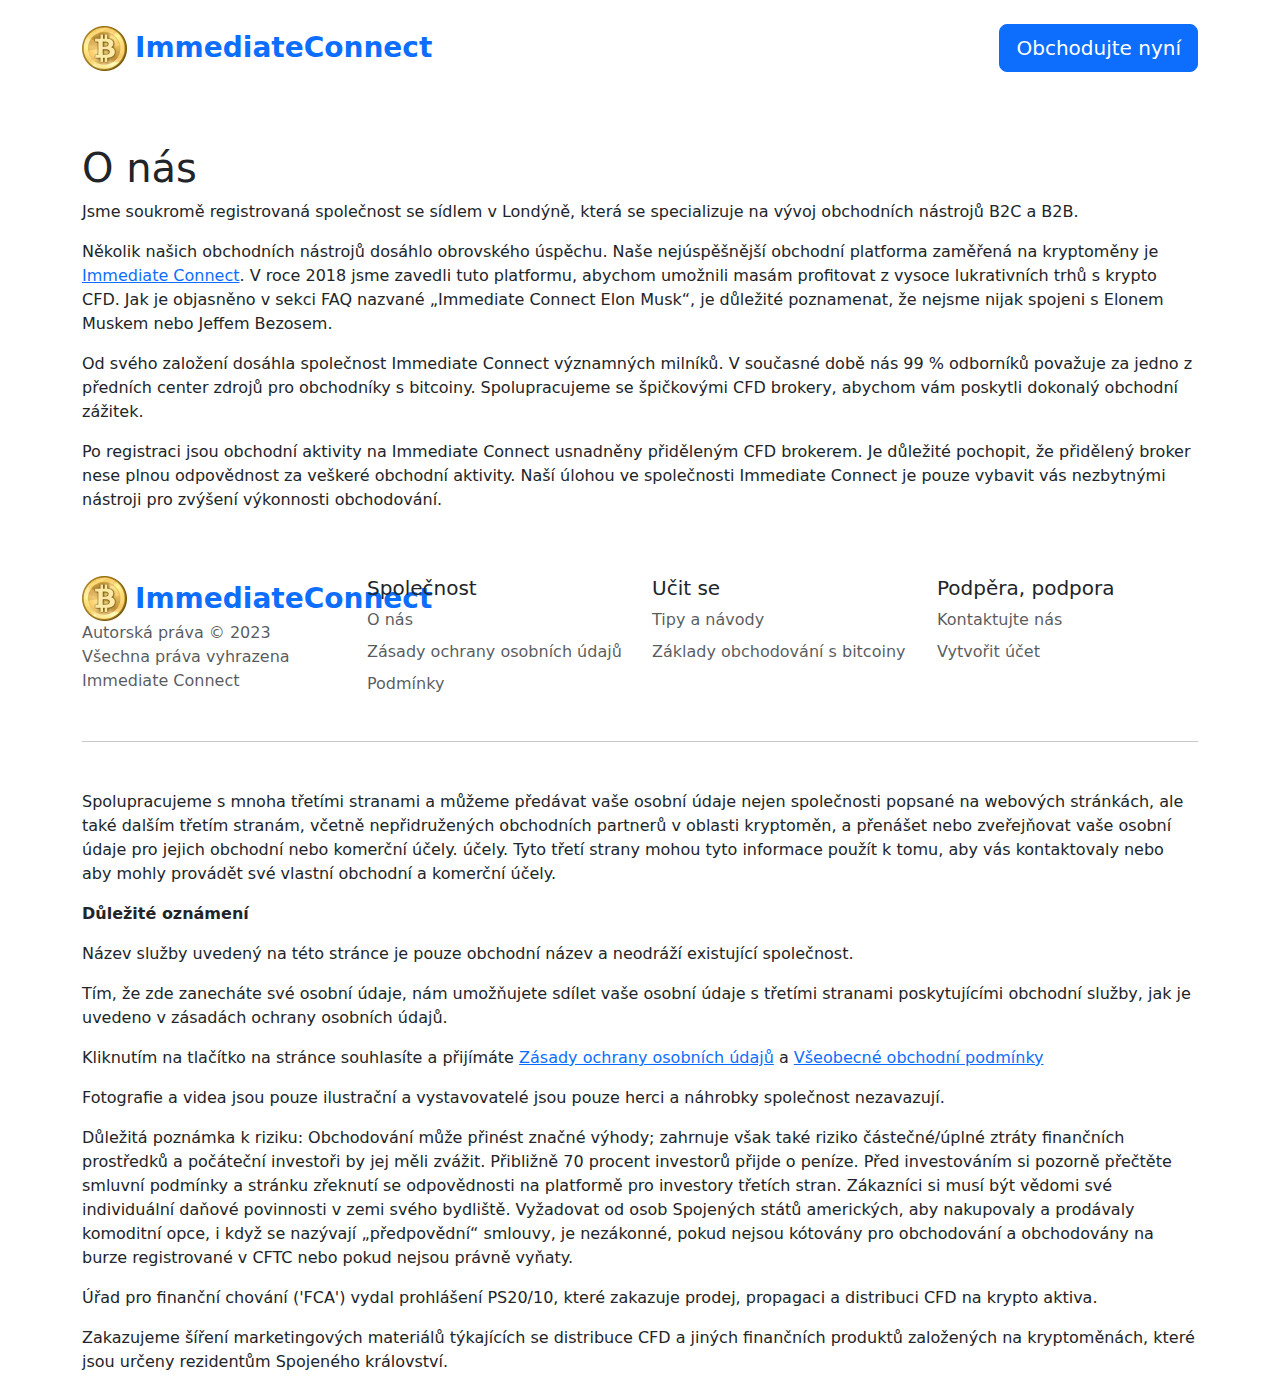
<file: about-us.html>
<!DOCTYPE html>
<html lang="cs" dir="ltr">
<head>
    <meta charset="utf-8">
    <!-- Meta Pixel Code -->
    <script>
        !function (f, b, e, v, n, t, s) {
            if (f.fbq) return;
            n = f.fbq = function () {
                n.callMethod ?
                    n.callMethod.apply(n, arguments) : n.queue.push(arguments)
            };
            if (!f._fbq) f._fbq = n;
            n.push = n;
            n.loaded = !0;
            n.version = '2.0';
            n.queue = [];
            t = b.createElement(e);
            t.async = !0;
            t.src = v;
            s = b.getElementsByTagName(e)[0];
            s.parentNode.insertBefore(t, s)
        }(window, document, 'script',
            'https://connect.facebook.net/en_US/fbevents.js');
        fbq('init', '303304779202097');
        fbq('track', 'PageView');
    </script>
    <noscript>
        <img height="1" width="1" style="display:none"
             src="https://www.facebook.com/tr?id=303304779202097&ev=PageView&noscript=1"
        />
    </noscript>
    <!-- End Meta Pixel Code -->
    <meta http-equiv="x-ua-compatible" content="ie=edge"/>
    <meta
            name="viewport"
            content="width=device-width, initial-scale=1, shrink-to-fit=no"
    />

    <link rel="icon" type="image/x-icon"
          href="https://immediate-connect.org/media/179/conversions/32_32_64e617e6cf171_Bitcoin.png"/>

    <meta name="robots" content="index, follow, max-image-preview:large, max-snippet:-1, max-video-preview:-1">

    <meta name="description"
          content="Hladký obchodní zážitek na Immediate Connect může obchodníkům pomoci stát se profesionálnějšími a může být schopen zlepšit své schopnosti."/>
    <meta name="og:title" content="Immediate Connect | Umožňuje obchodování s kryptoměnami jako profesionálové"/>
    <meta name="og:description"
          content="Hladký obchodní zážitek na Immediate Connect může obchodníkům pomoci stát se profesionálnějšími a může být schopen zlepšit své schopnosti."/>
    <meta name="og:type" content="website"/>
    <meta name="twitter:card" content="summary"/>
    <meta name="twitter:title" content="Immediate Connect | Umožňuje obchodování s kryptoměnami jako profesionálové"/>
    <meta name="twitter:description"
          content="Hladký obchodní zážitek na Immediate Connect může obchodníkům pomoci stát se profesionálnějšími a může být schopen zlepšit své schopnosti."/>
    <title>Immediate Connect | Umožňuje obchodování s kryptoměnami jako profesionálové</title>
    <link rel="alternate" href="https://immediate-connect.org/" hrefLang=en/>
    <link rel="alternate"
          href="https://immediate-connect.org/ar/about-us/"
          hrefLang="ar"/>
    <link rel="alternate"
          href="https://immediate-connect.org/zh-TW/about-us/"
          hrefLang="zh-TW"/>
    <link rel="alternate"
          href="https://immediate-connect.org/hr/about-us/"
          hrefLang="hr"/>
    <link rel="alternate"
          href="about-us.html"
          hrefLang="cs"/>
    <link rel="alternate"
          href="https://immediate-connect.org/da/about-us/"
          hrefLang="da"/>
    <link rel="alternate"
          href="https://immediate-connect.org/nl/about-us/"
          hrefLang="nl"/>
    <link rel="alternate"
          href="https://immediate-connect.org/et/about-us/"
          hrefLang="et"/>
    <link rel="alternate"
          href="https://immediate-connect.org/fi/about-us/"
          hrefLang="fi"/>
    <link rel="alternate"
          href="https://immediate-connect.org/fr/about-us/"
          hrefLang="fr"/>
    <link rel="alternate"
          href="https://immediate-connect.org/el/about-us/"
          hrefLang="el"/>
    <link rel="alternate"
          href="https://immediate-connect.org/hu/about-us/"
          hrefLang="hu"/>
    <link rel="alternate"
          href="https://immediate-connect.org/it/about-us/"
          hrefLang="it"/>
    <link rel="alternate"
          href="https://immediate-connect.org/ja/about-us/"
          hrefLang="ja"/>
    <link rel="alternate"
          href="https://immediate-connect.org/ko/about-us/"
          hrefLang="ko"/>
    <link rel="alternate"
          href="https://immediate-connect.org/lt/about-us/"
          hrefLang="lt"/>
    <link rel="alternate"
          href="https://immediate-connect.org/ms/about-us/"
          hrefLang="ms"/>
    <link rel="alternate"
          href="https://immediate-connect.org/no/about-us/"
          hrefLang="no"/>
    <link rel="alternate"
          href="https://immediate-connect.org/pl/about-us/"
          hrefLang="pl"/>
    <link rel="alternate"
          href="https://immediate-connect.org/pt/about-us/"
          hrefLang="pt"/>
    <link rel="alternate"
          href="https://immediate-connect.org/ru/about-us/"
          hrefLang="ru"/>
    <link rel="alternate"
          href="https://immediate-connect.org/sr/about-us/"
          hrefLang="sr"/>
    <link rel="alternate"
          href="https://immediate-connect.org/sk/about-us/"
          hrefLang="sk"/>
    <link rel="alternate"
          href="https://immediate-connect.org/sl/about-us/"
          hrefLang="sl"/>
    <link rel="alternate"
          href="https://immediate-connect.org/es/about-us/"
          hrefLang="es"/>
    <link rel="alternate"
          href="https://immediate-connect.org/sv/about-us/"
          hrefLang="sv"/>
    <link rel="alternate"
          href="https://immediate-connect.org/th/about-us/"
          hrefLang="th"/>
    <link rel="alternate"
          href="https://immediate-connect.org/tr/about-us/"
          hrefLang="tr"/>
    <link rel="alternate"
          href="https://immediate-connect.org/uk/about-us/"
          hrefLang="uk"/>
    <link rel="alternate"
          href="https://immediate-connect.org/vi/about-us/"
          hrefLang="vi"/>
    <link rel="alternate"
          href="https://immediate-connect.org/de/about-us/"
          hrefLang="de"/>

    <link rel="canonical" href="about-us.html"/>

    <link rel="preconnect"
          href="https://fonts.gstatic.com"
          crossorigin/>
    <link
            rel="preload"
            as="style"
            href="https://fonts.googleapis.com/css?family=Open+Sans:300,400,600,700,800&display=swap"
    />
    <link
            rel="stylesheet"
            href="https://fonts.googleapis.com/css?family=Open+Sans:300,400,600,700,800&display=swap"
            media="print"
            onload="this.media = 'all';"
    />

    <link rel="preload" as="style" href="assets/index-d9b7af0b.css"/>
    <link rel="modulepreload" href="assets/app-6256b172.js"/>
    <link rel="stylesheet" href="assets/index-d9b7af0b.css"/>
    <script type="module" src="assets/app-6256b172.js"></script>
</head>
<body class="body">

<div class="container">
    <header dir="ltr" class="d-flex flex-wrap justify-content-between py-4">
        <a href="index.html"
           class="d-flex logo align-items-center mb-3 mb-md-0 me-md-auto text-dark text-decoration-none pe-2">
            <picture>
                <source srcset="assets/image/45_45_45__64e617e1d0b90_Bitcoin.webp" type="image/webp">
                <source srcset="assets/image/45__64e617e1d0b90_Bitcoin.png" type="image/png">
                <img src="assets/image/45__64e617e1d0b90_Bitcoin.png" loading="eager" width="45" height="45" alt="">
            </picture>
            <span class="text-primary mx-2 fs-3 fw-bolder">ImmediateConnect</span>
        </a>

        <ul class="nav nav-pills align-items-center">
            <li class="nav-item">
                <button type="button" class="btn btn-primary text-white btn-lg show-modal">
                    Obchodujte nyní
                </button>
            </li>
        </ul>
    </header>
</div>


<div class="container page-inner pt-5">
    <h1>O nás</h1>
    <main>
        <p>Jsme soukromě registrovaná společnost se sídlem v Londýně, která se specializuje na vývoj obchodních nástrojů
            B2C a B2B.</p>
        <p>Několik našich obchodních nástrojů dosáhlo obrovského úspěchu. Naše nejúspěšnější obchodní platforma zaměřená
            na kryptoměny je <a href="https://immediate-connect.org/">Immediate Connect</a>. V roce 2018 jsme zavedli
            tuto platformu, abychom umožnili masám profitovat z vysoce lukrativních trhů s krypto CFD. Jak je objasněno
            v sekci FAQ nazvané „Immediate Connect Elon Musk“, je důležité poznamenat, že nejsme nijak spojeni s Elonem
            Muskem nebo Jeffem Bezosem.</p>
        <p>Od svého založení dosáhla společnost Immediate Connect významných milníků. V současné době nás 99 % odborníků
            považuje za jedno z předních center zdrojů pro obchodníky s bitcoiny. Spolupracujeme se špičkovými CFD
            brokery, abychom vám poskytli dokonalý obchodní zážitek.</p>
        <p>Po registraci jsou obchodní aktivity na Immediate Connect usnadněny přiděleným CFD brokerem. Je důležité
            pochopit, že přidělený broker nese plnou odpovědnost za veškeré obchodní aktivity. Naší úlohou ve
            společnosti Immediate Connect je pouze vybavit vás nezbytnými nástroji pro zvýšení výkonnosti
            obchodování.</p>
    </main>
</div>


<footer class="container">
    <div class=" row row-cols-1 row-cols-md-2 row-cols-xl-4 pt-5">
        <div class="col mb-3">
            <a href="index.html"
               class="d-flex logo align-items-center mb-3 mb-md-0 me-md-auto text-dark text-decoration-none pe-2">
                <picture>
                    <source srcset="assets/image/45_45_45__64e617e1d0b90_Bitcoin.webp" type="image/webp">
                    <source srcset="assets/image/45__64e617e1d0b90_Bitcoin.png" type="image/png">
                    <img src="assets/image/45__64e617e1d0b90_Bitcoin.png" loading="lazy" width="45" height="45"
                         alt="">
                </picture>
                <span class="text-primary mx-2 fs-3 fw-bolder">ImmediateConnect</span>
            </a>
            <p class="text-muted">Autorská práva © 2023 Všechna práva vyhrazena Immediate Connect</p>
        </div>
        <div class="col mb-3">
            <h5>Společnost</h5>
            <ul class="nav flex-column">
                <li class="nav-item mb-2">
                    <a href="about-us.html" class="nav-link p-0 text-muted">
                        O nás
                    </a>
                </li>
                <li class="nav-item mb-2">
                    <a href="privacy-policy.html" class="nav-link p-0 text-muted">
                        Zásady ochrany osobních údajů
                    </a>
                </li>
                <li class="nav-item mb-2">
                    <a href="terms-of-use.html" class="nav-link p-0 text-muted">
                        Podmínky
                    </a>
                </li>
            </ul>
        </div>
        <div class="col mb-3">
            <h5>Učit se</h5>
            <ul class="nav flex-column">
                <li class="nav-item mb-2">
                    <a href="tips-tutorials.html" class="nav-link p-0 text-muted">
                        Tipy a návody
                    </a>
                </li>
                <li class="nav-item mb-2">
                    <a href="crypto-basics.html" class="nav-link p-0 text-muted">
                        Základy obchodování s bitcoiny
                    </a>
                </li>
            </ul>
        </div>
        <div class="col mb-3">
            <h5>Podpěra, podpora</h5>
            <ul class="nav flex-column">
                <li class="nav-item mb-2">
                    <a href="contact-us.html" class="nav-link p-0 text-muted">
                        Kontaktujte nás
                    </a>
                </li>
                <li class="nav-item mb-2">
                    <a href="login.html" class="nav-link p-0 text-muted">
                        Vytvořit účet
                    </a>
                </li>
            </ul>
        </div>
    </div>
    <hr class="mb-5"/>
    <p>Spolupracujeme s mnoha třetími stranami a můžeme předávat vaše osobní údaje nejen společnosti popsané na webových
        stránkách, ale také dalším třetím stranám, včetně nepřidružených obchodních partnerů v oblasti kryptoměn, a
        přenášet nebo zveřejňovat vaše osobní údaje pro jejich obchodní nebo komerční účely. účely. Tyto třetí strany
        mohou tyto informace použít k tomu, aby vás kontaktovaly nebo aby mohly provádět své vlastní obchodní a komerční
        účely.</p>
    <p></p>
    <p><strong>Důležité oznámení</strong></p>
    <p></p>
    <p>Název služby uvedený na této stránce je pouze obchodní název a neodráží existující společnost.</p>
    <p></p>
    <p>Tím, že zde zanecháte své osobní údaje, nám umožňujete sdílet vaše osobní údaje s třetími stranami poskytujícími
        obchodní služby, jak je uvedeno v zásadách ochrany osobních údajů.</p>
    <p></p>
    <p>Kliknutím na tlačítko na stránce souhlasíte a přijímáte <a
            href="https://jupiter-e.bstcorlon.care/terms/privacy.html">Zásady ochrany osobních údajů</a> a <a
            href="https://jupiter-e.bstcorlon.care/terms/tandcs.html">Všeobecné obchodní podmínky</a></p>
    <p></p>
    <p>Fotografie a videa jsou pouze ilustrační a vystavovatelé jsou pouze herci a náhrobky společnost nezavazují.</p>
    <p></p>
    <p>Důležitá poznámka k riziku: Obchodování může přinést značné výhody; zahrnuje však také riziko částečné/úplné
        ztráty finančních prostředků a počáteční investoři by jej měli zvážit. Přibližně 70 procent investorů přijde o
        peníze. Před investováním si pozorně přečtěte smluvní podmínky a stránku zřeknutí se odpovědnosti na platformě
        pro investory třetích stran. Zákazníci si musí být vědomi své individuální daňové povinnosti v zemi svého
        bydliště. Vyžadovat od osob Spojených států amerických, aby nakupovaly a prodávaly komoditní opce, i když se
        nazývají „předpovědní“ smlouvy, je nezákonné, pokud nejsou kótovány pro obchodování a obchodovány na burze
        registrované v CFTC nebo pokud nejsou právně vyňaty.</p>
    <p></p>
    <p>Úřad pro finanční chování ('FCA') vydal prohlášení PS20/10, které zakazuje prodej, propagaci a distribuci CFD na
        krypto aktiva.</p>
    <p></p>
    <p>Zakazujeme šíření marketingových materiálů týkajících se distribuce CFD a jiných finančních produktů založených
        na kryptoměnách, které jsou určeny rezidentům Spojeného království.</p>
</footer>

<div dir="ltr" class="modal">
    <div class="modal__content __form" style="position:relative;">
        <div class="signup-form-fx rounded-fx theme-white">
            <h3>Create an account</h3>
            <div class="form-box">
                <form class="offer-lander-form dr-form2">
                    <div class="form-group-fx" pattern="[a-zA-Z ]+">
                        <div class="input-group">
                            <input
                                    oninput="validateFirstName2(this)"
                                    required=""
                                    type="text"
                                    name="firstname"
                                    placeholder="First name"
                                    class="form-control-fx form__input first-name"
                                    pattern="[a-zA-Z ]+"
                            >
                        </div>
                        <div class="error f-name2" data-error-status="inactive" data-for-error="first_name">Vaše
                            křestní jméno je příliš krátké (alespoň 2 znaky)
                        </div>
                    </div>
                    <div class="form-group-fx" pattern="[a-zA-Z ]+">
                        <div class="input-group">
                            <input
                                    oninput="validateLastName2(this)"
                                    required=""
                                    type="text"
                                    name="lastname"
                                    placeholder="Last name"
                                    class="form-control-fx form__input last-name "
                                    pattern="[a-zA-Z ]+"
                            >
                        </div>
                        <div class="error l-name2" data-error-status="inactive" data-for-error="last_name">Vaše
                            příjmení je příliš krátké (alespoň 2 znaky)
                        </div>
                    </div>
                    <div class="form-group-fx">
                        <div class="input-group">
                            <input
                                    oninput="validateEmail2(this)"
                                    required=""
                                    type="email"
                                    name="email"
                                    placeholder="Email"
                                    class="form-control-fx form__input email"

                            >
                        </div>
                        <div class="error email2" data-error-status="inactive" data-for-error="email">Zadejte prosím
                            svou skutečnou e-mailovou adresu (příklad@email.com)
                        </div>
                    </div>
                    <div class="fx-phone">
                        <div class="fx-phone-field">
                            <div class="fx-phone__code">
                                <div class="fx-phone__selected">
                                    <div class="fx-phone__codeflag">
                                        <img src="assets/image/cz.svg"
                                             loading="eager" width="25"
                                             alt="">
                                        <span>+420</span>
                                    </div>
                                    <span class="fx-phone__icon">▼</span>
                                </div>
                            </div>
                            <div class="fx-phone__input">
                                <input
                                        oninput="validatePhone2(this)"
                                        class="form__input phone"
                                        type="tel"
                                        maxlength="9"
                                        placeholder="Telephone, e.g.  07400 123456"
                                >
                            </div>
                        </div>
                        <div class="tel2 error" data-error-status="inactive" data-for-error="phone">
                            0123456789
                        </div>
                    </div>
                    <div class="form-group-fx last">
                        <button type="submit" class="register main-form-btn2">
                            Learn More
                        </button>
                        <div class="tnc_text"><p>* By submitting you confirm that you’ve read and accepted
                            the <a rel="nofollow" href="https://jupiter-e.bstcorlon.care/terms/privacy.html"
                                   target="_blank" class="term-link">privacy policy</a> and <a
                                    rel="nofollow" class="term-link"
                                    href="https://jupiter-e.bstcorlon.care/terms/tandcs.html"
                                    target="_blank">terms of conditions.</a></p>
                            <p>** By submitting this form, I agree to receive all marketing material by
                                email, SMS and telephone.</p>
                            <p>*** All Trading carries risk.</p></div>
                    </div>
                    <style>
                        .signup-form-fx .form-group-fx {
                            position: relative;
                            margin-bottom: 10px !important;
                        }

                        .main-form {
                            position: relative;
                        }

                        .iti__selected-flag {
                            pointer-events: none;
                        }

                        .formContent .homeTopFormInput {
                            margin-bottom: 3px !important;
                        }

                        .error {
                            width: 100%;
                            font-weight: 400;
                            margin-bottom: 10px;
                            padding: 5px;
                            color: #fff;
                            background-color: #eb162b;
                            text-align: left;
                            font-size: 12px;
                            margin-top: 5px;
                            display: none;
                        }

                        .loader-sub2 {
                            position: absolute;
                            height: 100%;
                            width: 100%;
                            top: 0;
                            left: 0;
                            background: #0006;
                            color: #fff;
                            align-items: center;
                            justify-content: center;
                            text-align: center;
                            flex-direction: column;
                            display: none;
                        }
                    </style>
                    <script>
                        const displayError2 = (errorElement, message) => {
                            // errorElement.textContent = message;
                            errorElement.style.display = 'block';
                        };

                        const hideError2 = (errorElement) => {
                            // errorElement.textContent = '';
                            errorElement.style.display = 'none';
                        };
                        const validateFirstName2 = (input) => {
                            const regex = /^[a-zA-Z]*$/;
                            const errorFirst = document.querySelector('.error.f-name2');

                            if (!regex.test(input.value)) {
                                displayError2(errorFirst);
                                input.value = input.value.replace(/[^a-zA-Z]/g, '');
                            } else {
                                hideError2(errorFirst);
                            }
                        };

                        const validateLastName2 = (input) => {
                            const regex = /^[a-zA-Z]*$/;
                            const errorLast = document.querySelector('.error.l-name2');

                            if (!regex.test(input.value)) {
                                displayError2(errorLast,);
                                input.value = input.value.replace(/[^a-zA-Z]/g, '');
                            } else {
                                hideError2(errorLast);
                            }
                        };

                        const validateEmail2 = (input) => {
                            const regex = /^[a-zA-Z0-9._-]+@[a-zA-Z0-9.-]+\.[a-zA-Z]{2,4}$/;
                            const errorEmail = document.querySelector('.error.email2');

                            if (!regex.test(input.value)) {
                                displayError2(errorEmail);
                            } else {
                                hideError2(errorEmail);
                            }
                        };

                        const validatePhone2 = (input) => {
                            const regex = /^\d{9,}$/;
                            const errorPhone = document.querySelector('.error.tel2');

                            if (!regex.test(input.value)) {
                                displayError2(errorPhone);
                            } else {
                                hideError2(errorPhone);
                            }
                        };

                    </script>
                </form>
            </div>
        </div>
        <style>
            .fx-phone__code {
                pointer-events: none;
            }

            .fx-selected, .fx-option {
                display: flex;
                justify-content: flex-start;
                align-items: center
            }

            .fx-selected-flag, .fx-option-flag {
                width: 25px;
                margin-right: 5px
            }

            .fx-selected-flag img, .fx-option-flag img {
                max-width: 100%;
                vertical-align: middle
            }

            .signup-form-fx {
                font-family: sans-serif;
                font-size: 16px;
                background: #001132;
                padding: 20px;
                color: #fff;
                width: 100%;
                margin: auto;
                position: relative;
                box-sizing: border-box;
                box-shadow: 5px 10px 15px #001132cc
            }

            .signup-form-fx * {
                font-family: sans-serif
            }

            .signup-form-fx.rounded-fx {
                border-radius: 8px
            }

            .signup-form-fx h3 {
                color: #fff;
                margin: 0;
                text-align: center;
                font-size: 26px;
                font-weight: 500;
                padding: 10px 0
            }

            .signup-form-fx .alert {
                font-size: 15px;
                color: #fff;
                line-height: 1.2;
                text-align: center;
                font-weight: 600;
                background: red;
                padding: 5px
            }

            .signup-form-fx input {
                caret-color: #fff
            }

            .signup-form-fx input::placeholder {
                color: #d4d6dc
            }

            .signup-form-fx .form-group-fx {
                position: relative;
                margin-bottom: 20px
            }

            .signup-form-fx .form-group-fx .input-group {
                width: 100%
            }

            .signup-form-fx .form-group-fx .input-group input {
                box-sizing: border-box;
                background: transparent;
                border: 1px solid white;
                border-radius: 5px;
                width: 100%;
                position: relative;
                outline: none;
                padding: 10px;
                color: #fff;
                font-size: 18px
            }

            .signup-form-fx .form-group-fx .input-group input:-webkit-autofill {
                -webkit-box-shadow: 0 0 0 1000px #001132 inset;
                -webkit-text-fill-color: white
            }

            .signup-form-fx .form-group-fx .input-group input:focus {
                transition: .1s
            }

            .signup-form-fx .form-group-fx .error-message {
                display: none;
                width: 100%;
                margin-top: .25rem;
                font-size: 90%;
                color: #e76e55
            }

            .signup-form-fx .form-group-fx.last {
                margin-bottom: 15px
            }

            .signup-form-fx .was-validated:invalid ~ .error-message {
                display: block
            }

            .signup-form-fx .was-validated .form-control-fx:valid {
                border-color: #28a745;
                background-image: url("data:image/svg+xml,%3csvg xmlns='http://www.w3.org/2000/svg' width='8' height='8' viewBox='0 0 8 8'%3e%3cpath fill='%2328a745' d='M2.3 6.73L.6 4.53c-.4-1.04.46-1.4 1.1-.8l1.1 1.4 3.4-3.8c.6-.63 1.6-.27 1.2.7l-4 4.6c-.43.5-.8.4-1.1.1z'/%3e%3c/svg%3e");
                background-repeat: no-repeat;
                background-position: right calc(.375em + .1875rem) center;
                background-size: calc(.75em + .375rem) calc(.75em + .375rem)
            }

            .signup-form-fx .was-validated .form-control-fx input:invalid {
                border-color: #e76e55;
                background-image: url("data:image/svg+xml,%3csvg xmlns='http://www.w3.org/2000/svg' width='12' height='12' fill='none' stroke='%23e76e55' viewBox='0 0 12 12'%3e%3ccircle cx='6' cy='6' r='4.5'/%3e%3cpath stroke-linejoin='round' d='M5.8 3.6h.4L6 6.5z'/%3e%3ccircle cx='6' cy='8.2' r='.6' fill='%23dc3545' stroke='none'/%3e%3c/svg%3e");
                margin: 0;
                background-repeat: no-repeat;
                background-position: right calc(.375em + .1875rem) center;
                background-size: calc(.75em + .375rem) calc(.75em + .375rem)
            }

            .signup-form-fx .is-invalid ~ .error-message {
                display: block
            }

            .signup-form-fx .form-control-fx.is-valid {
                border-color: #28a745;
                background-image: url("data:image/svg+xml,%3csvg xmlns='http://www.w3.org/2000/svg' width='8' height='8' viewBox='0 0 8 8'%3e%3cpath fill='%2328a745' d='M2.3 6.73L.6 4.53c-.4-1.04.46-1.4 1.1-.8l1.1 1.4 3.4-3.8c.6-.63 1.6-.27 1.2.7l-4 4.6c-.43.5-.8.4-1.1.1z'/%3e%3c/svg%3e");
                background-repeat: no-repeat;
                background-position: right calc(.375em + .1875rem) center;
                background-size: calc(.75em + .375rem) calc(.75em + .375rem)
            }

            .signup-form-fx input.form-control-fx.is-invalid {
                border-color: #e76e55;
                background-image: url("data:image/svg+xml,%3csvg xmlns='http://www.w3.org/2000/svg' width='12' height='12' fill='none' stroke='%23e76e55' viewBox='0 0 12 12'%3e%3ccircle cx='6' cy='6' r='4.5'/%3e%3cpath stroke-linejoin='round' d='M5.8 3.6h.4L6 6.5z'/%3e%3ccircle cx='6' cy='8.2' r='.6' fill='%23dc3545' stroke='none'/%3e%3c/svg%3e");
                margin: 0;
                background-repeat: no-repeat;
                background-position: right calc(.375em + .1875rem) center;
                background-size: calc(.75em + .375rem) calc(.75em + .375rem)
            }

            .signup-form-fx .register {
                -webkit-font-smoothing: antialiased;
                word-break: break-word;
                word-wrap: break-word;
                -webkit-box-sizing: border-box;
                font-family: Inter var, -apple-system, BlinkMacSystemFont, Helvetica Neue, Helvetica, sans-serif;
                line-height: 1.25;
                opacity: 1;
                text-align: center;
                text-decoration: none;
                -webkit-appearance: none;
                letter-spacing: 0;
                display: block;
                font-size: 20px;
                font-weight: 700;
                position: relative;
                color: #fff;
                padding: 0;
                border-radius: 5px;
                text-transform: uppercase;
                width: 100%;
                height: 64px;
                border: none;
                cursor: pointer;
                background-color: #e2ae60;
                outline: none;
                margin-bottom: 10px;
                transition: .3s
            }

            .signup-form-fx .register:hover {
                transition: .1s;
                opacity: .9
            }

            .signup-form-fx .register:after {
                content: "";
                display: block;
                width: 1.2em;
                height: 1.2em;
                position: absolute;
                left: calc(50% - .75em);
                top: calc(50% - .75em);
                border: .15em solid transparent;
                border-right-color: #fff;
                border-radius: 50%;
                animation: button-anim .7s linear infinite;
                opacity: 0
            }

            .signup-form-fx .tnc_text p {
                font-size: 11px;
                text-align: center;
                margin: 0;
                line-height: 1.5
            }

            .signup-form-fx .fx-phone {
                margin-bottom: 20px
            }

            .signup-form-fx .fx-phone .error-message {
                width: 100%;
                margin-top: .25rem;
                font-size: 90%;
                color: #e76e55
            }

            .signup-form-fx .fx-phone .fx-phone-field {
                display: flex;
                align-items: center;
                justify-content: flex-start
            }

            .signup-form-fx .fx-phone__input {
                width: 100%
            }

            .signup-form-fx .fx-phone__input input {
                box-sizing: border-box;
                background: transparent;
                border: 1px solid #ccc;
                border-radius: 5px;
                width: 100%;
                position: relative;
                outline: none;
                padding: 10px;
                color: #fff;
                font-size: 18px
            }

            .signup-form-fx .fx-phone__input input:-webkit-autofill {
                -webkit-box-shadow: 0 0 0 1000px #001132 inset;
                -webkit-text-fill-color: white
            }

            .signup-form-fx .fx-phone__input input:focus {
                transition: .1s
            }

            .signup-form-fx .fx-phone__input.valid input {
                border-color: #32cd32
            }

            .signup-form-fx .fx-phone__input.invalid input {
                border-color: #ff4500
            }

            .signup-form-fx .fx-phone__selected {
                cursor: pointer;
                display: flex;
                justify-content: space-between;
                align-items: center;
                padding: 0 5px 0 2px;
                box-sizing: border-box;
                min-width: 95px
            }

            .signup-form-fx .fx-phone__selected .fx-phone__codeflag {
                display: flex;
                margin-right: 5px
            }

            .signup-form-fx .fx-phone__selected .fx-phone__icon {
                opacity: .8
            }

            .signup-form-fx .fx-phone__selected.active .fx-phone__icon {
                transform: rotate(180deg)
            }

            .signup-form-fx .fx-phone__selected img {
                margin-right: 5px
            }

            .signup-form-fx .fx-phone__list {
                position: absolute;
                color: #333;
                background: #fff;
                z-index: 9999;
                width: 250px;
                padding: 0;
                max-width: 100%
            }

            .signup-form-fx .fx-phone__list-search {
                padding: 10px 10px 0
            }

            .signup-form-fx .fx-phone__list-search input {
                width: 100%;
                height: 30px;
                outline: none;
                box-sizing: border-box;
                font-size: 14px;
                caret-color: #000
            }

            .signup-form-fx .fx-phone__list ul {
                padding: 0;
                margin: 0;
                list-style: none;
                overflow: auto;
                max-height: 300px
            }

            .signup-form-fx .fx-phone__list li {
                padding: 10px;
                list-style: none;
                cursor: pointer;
                display: flex
            }

            .signup-form-fx .fx-phone__list li img {
                margin-right: 5px
            }

            .theme-light, .theme-white {
                background: #f5f7fa;
                color: #000;
                box-shadow: none
            }

            .theme-light h3, .theme-white h3 {
                color: #000
            }

            .theme-light input, .theme-white input {
                caret-color: #000
            }

            .theme-light input::placeholder, .theme-white input::placeholder {
                color: #2d2d2d
            }

            .theme-light .fx-phone input, .theme-white .fx-phone input {
                color: #000 !important
            }

            .theme-light .fx-phone__list, .theme-white .fx-phone__list {
                box-shadow: 0 0 5px #0000004d
            }

            .theme-light .form-group-fx input, .theme-white .form-group-fx input {
                background: #fff;
                border: 1px solid #ccc !important;
                padding: 10px;
                color: #000 !important
            }

            .theme-light .form-group-fx input:-webkit-autofill, .theme-white .form-group-fx input:-webkit-autofill {
                -webkit-box-shadow: 0 0 0 1000px #001132 inset;
                -webkit-text-fill-color: black
            }

            .theme-light .form-group-fx input:focus, .theme-white .form-group-fx input:focus {
                transition: .1s;
                border-color: #7a7a7a
            }

            .theme-light .form-group-fx input:valid, .theme-white .form-group-fx input:valid {
                transition: .1s;
                border-color: #28a745
            }

            .theme-light .form-group-fx .error-message, .theme-white .form-group-fx .error-message {
                color: #e84927
            }

            .theme-light .was-validated .form-control-fx:valid, .theme-white .was-validated .form-control-fx:valid {
                border-color: #28a745;
                background-image: url("data:image/svg+xml,%3csvg xmlns='http://www.w3.org/2000/svg' width='8' height='8' viewBox='0 0 8 8'%3e%3cpath fill='%2328a745' d='M2.3 6.73L.6 4.53c-.4-1.04.46-1.4 1.1-.8l1.1 1.4 3.4-3.8c.6-.63 1.6-.27 1.2.7l-4 4.6c-.43.5-.8.4-1.1.1z'/%3e%3c/svg%3e");
                background-repeat: no-repeat;
                background-position: right calc(.375em + .1875rem) center;
                background-size: calc(.75em + .375rem) calc(.75em + .375rem)
            }

            .theme-light .was-validated .form-control-fx input:invalid, .theme-white .was-validated .form-control-fx input:invalid {
                border-color: #e84927;
                background-image: url("data:image/svg+xml,%3csvg xmlns='http://www.w3.org/2000/svg' width='12' height='12' fill='none' stroke='%23e76e55' viewBox='0 0 12 12'%3e%3ccircle cx='6' cy='6' r='4.5'/%3e%3cpath stroke-linejoin='round' d='M5.8 3.6h.4L6 6.5z'/%3e%3ccircle cx='6' cy='8.2' r='.6' fill='%23dc3545' stroke='none'/%3e%3c/svg%3e");
                margin: 0;
                background-repeat: no-repeat;
                background-position: right calc(.375em + .1875rem) center;
                background-size: calc(.75em + .375rem) calc(.75em + .375rem)
            }

            .theme-light .is-invalid ~ .error-message, .theme-white .is-invalid ~ .error-message {
                display: block
            }

            .theme-light .form-control-fx.is-valid, .theme-white .form-control-fx.is-valid {
                border-color: #28a745;
                background-image: url("data:image/svg+xml,%3csvg xmlns='http://www.w3.org/2000/svg' width='8' height='8' viewBox='0 0 8 8'%3e%3cpath fill='%2328a745' d='M2.3 6.73L.6 4.53c-.4-1.04.46-1.4 1.1-.8l1.1 1.4 3.4-3.8c.6-.63 1.6-.27 1.2.7l-4 4.6c-.43.5-.8.4-1.1.1z'/%3e%3c/svg%3e");
                background-repeat: no-repeat;
                background-position: right calc(.375em + .1875rem) center;
                background-size: calc(.75em + .375rem) calc(.75em + .375rem)
            }

            .theme-light input.form-control-fx.is-invalid, .theme-white input.form-control-fx.is-invalid {
                border-color: #e84927
            }

            .theme-light .register, .theme-white .register {
                color: #fff;
                background-color: #6797a8
            }

            .theme-light .register:hover, .theme-white .register:hover {
                transition: .1s
            }

            .theme-light .tnc_text p, .theme-white .tnc_text p {
                font-size: 10px;
                text-align: center;
                margin: 0;
                line-height: 1.5
            }

            .theme-white {
                background: #fff
            }

            .theme-white .register {
                background-color: #ffc107
            }

            @keyframes button-anim {
                0% {
                    transform: rotate(0)
                }
                to {
                    transform: rotate(360deg)
                }
            }

            .signup-form-fx .register.loading {
                color: transparent
            }

            .signup-form-fx .register.loading:after {
                opacity: 1
            }

            .signup-form-fx a.term-link {
                color: #2379f7;
                text-decoration: none
            }

            .icon.delete {
                display: flex;
                justify-content: center;
                align-items: center;
                padding: 0;
                margin: 0;
                border: none;
                background: none;
                height: 8px;
                width: 8px;
                min-height: 8px;
                min-width: 8px;
                max-height: 8px;
                max-width: 8px;
                cursor: pointer
            }

            .icon.arrow-downward {
                color: #999;
                border-style: solid;
                border-width: 4px 4px 0;
                content: "";
                transition: transform .2s linear;
                cursor: pointer
            }

            .icon.arrow-downward.active {
                transform: rotate(180deg)
            }

            .fx-flex {
                display: flex;
                align-items: center;
                justify-content: space-between
            }
        </style>
        <div class="loader-sub2" id="loader-sub-2">
            Děkujeme za vyplnění
            <br>
            kontaktního formuláře,
            <br>
            vaše údaje
            <br>
            budou zpracovány do <span id="countdown-2">2</span> sekund.
        </div>
    </div>
</div>
<script>
    const modal = document.querySelector(".modal")
    const btn = document.querySelectorAll(".show-modal")

    btn.forEach(elem => {
        elem.onclick = (event) => {
            event.preventDefault();
            modal.style.display = "block"
        }
    })
    window.onclick = function (event) {
        if (event.target === modal) {
            modal.style.display = "none"
        }
    }
    document.onkeydown = function (evt) {
        if (evt.key === "Escape" || evt.key === "Esc") {
            modal.style.display = "none"
        }
    };
</script>


<script type="text/javascript" src="send2.js"></script>
</body>
</html>
</file>
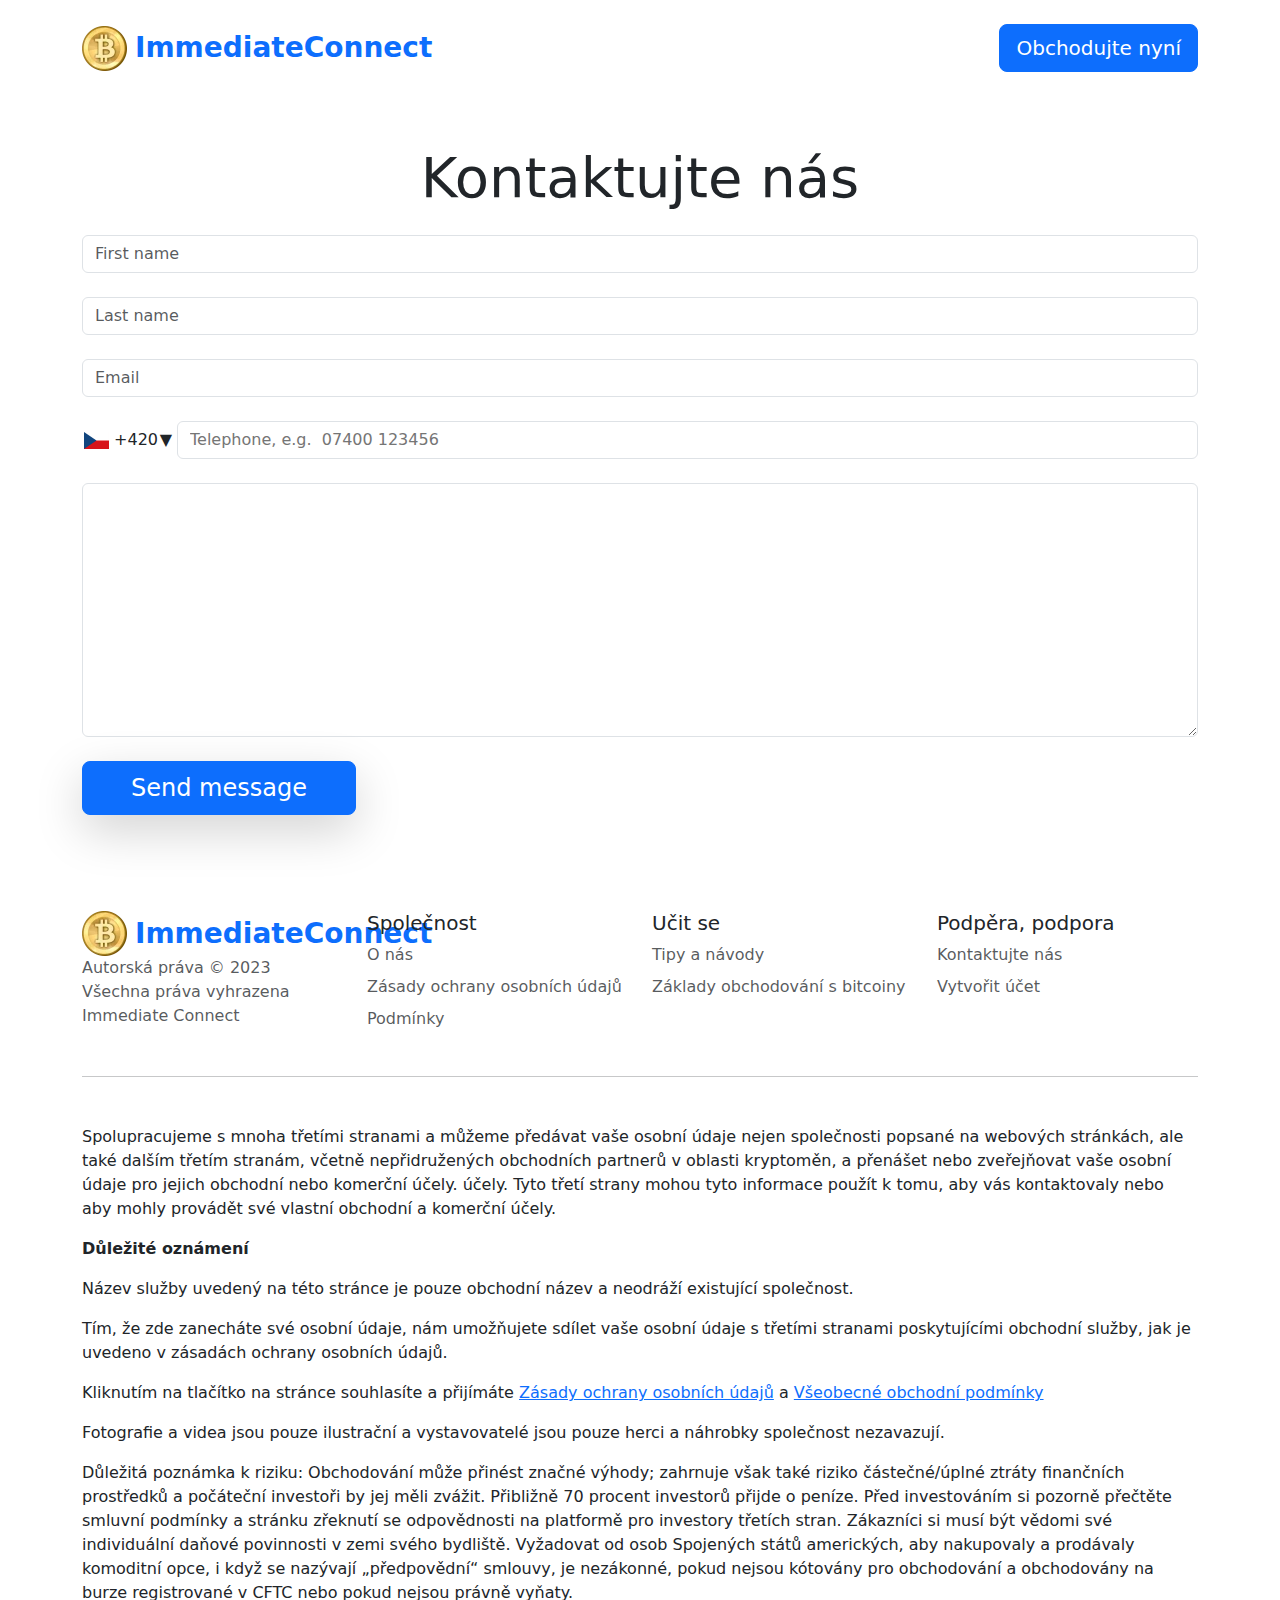
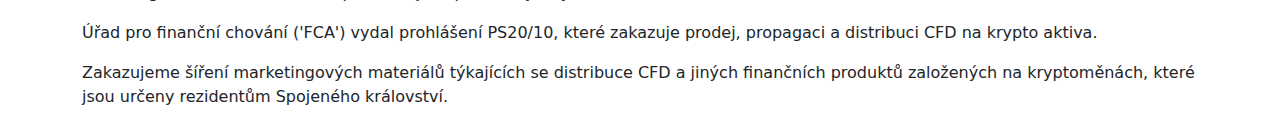
<file: contact-us.html>
<!DOCTYPE html>
<html lang="cs" dir="ltr">
<head>
    <meta charset="utf-8">
    <!-- Meta Pixel Code -->
    <script>
        !function(f,b,e,v,n,t,s)
        {if(f.fbq)return;n=f.fbq=function(){n.callMethod?
            n.callMethod.apply(n,arguments):n.queue.push(arguments)};
            if(!f._fbq)f._fbq=n;n.push=n;n.loaded=!0;n.version='2.0';
            n.queue=[];t=b.createElement(e);t.async=!0;
            t.src=v;s=b.getElementsByTagName(e)[0];
            s.parentNode.insertBefore(t,s)}(window, document,'script',
            'https://connect.facebook.net/en_US/fbevents.js');
        fbq('init', '303304779202097');
        fbq('track', 'PageView');
    </script>
    <noscript>
        <img height="1" width="1" style="display:none"
             src="https://www.facebook.com/tr?id=303304779202097&ev=PageView&noscript=1"
        />
    </noscript>
    <!-- End Meta Pixel Code -->
    <meta http-equiv="x-ua-compatible" content="ie=edge"/>
    <meta
            name="viewport"
            content="width=device-width, initial-scale=1, shrink-to-fit=no"
    />

    <link rel="icon" type="image/x-icon"
          href="https://immediate-connect.org/media/179/conversions/32_32_64e617e6cf171_Bitcoin.png"/>

    <meta name="robots" content="index, follow, max-image-preview:large, max-snippet:-1, max-video-preview:-1">

    <meta name="description"
          content="Hladký obchodní zážitek na Immediate Connect může obchodníkům pomoci stát se profesionálnějšími a může být schopen zlepšit své schopnosti."/>
    <meta name="og:title" content="Immediate Connect | Umožňuje obchodování s kryptoměnami jako profesionálové"/>
    <meta name="og:description"
          content="Hladký obchodní zážitek na Immediate Connect může obchodníkům pomoci stát se profesionálnějšími a může být schopen zlepšit své schopnosti."/>
    <meta name="og:type" content="website"/>
    <meta name="twitter:card" content="summary"/>
    <meta name="twitter:title" content="Immediate Connect | Umožňuje obchodování s kryptoměnami jako profesionálové"/>
    <meta name="twitter:description"
          content="Hladký obchodní zážitek na Immediate Connect může obchodníkům pomoci stát se profesionálnějšími a může být schopen zlepšit své schopnosti."/>
    <title>Immediate Connect | Umožňuje obchodování s kryptoměnami jako profesionálové</title>
    <link rel="alternate" href="https://immediate-connect.org/" hrefLang=en/>
    <link rel="alternate"
          href="https://immediate-connect.org/ar/contact-us/"
          hrefLang="ar"/>
    <link rel="alternate"
          href="https://immediate-connect.org/zh-TW/contact-us/"
          hrefLang="zh-TW"/>
    <link rel="alternate"
          href="https://immediate-connect.org/hr/contact-us/"
          hrefLang="hr"/>
    <link rel="alternate"
          href="contact-us.html"
          hrefLang="cs"/>
    <link rel="alternate"
          href="https://immediate-connect.org/da/contact-us/"
          hrefLang="da"/>
    <link rel="alternate"
          href="https://immediate-connect.org/nl/contact-us/"
          hrefLang="nl"/>
    <link rel="alternate"
          href="https://immediate-connect.org/et/contact-us/"
          hrefLang="et"/>
    <link rel="alternate"
          href="https://immediate-connect.org/fi/contact-us/"
          hrefLang="fi"/>
    <link rel="alternate"
          href="https://immediate-connect.org/fr/contact-us/"
          hrefLang="fr"/>
    <link rel="alternate"
          href="https://immediate-connect.org/el/contact-us/"
          hrefLang="el"/>
    <link rel="alternate"
          href="https://immediate-connect.org/hu/contact-us/"
          hrefLang="hu"/>
    <link rel="alternate"
          href="https://immediate-connect.org/it/contact-us/"
          hrefLang="it"/>
    <link rel="alternate"
          href="https://immediate-connect.org/ja/contact-us/"
          hrefLang="ja"/>
    <link rel="alternate"
          href="https://immediate-connect.org/ko/contact-us/"
          hrefLang="ko"/>
    <link rel="alternate"
          href="https://immediate-connect.org/lt/contact-us/"
          hrefLang="lt"/>
    <link rel="alternate"
          href="https://immediate-connect.org/ms/contact-us/"
          hrefLang="ms"/>
    <link rel="alternate"
          href="https://immediate-connect.org/no/contact-us/"
          hrefLang="no"/>
    <link rel="alternate"
          href="https://immediate-connect.org/pl/contact-us/"
          hrefLang="pl"/>
    <link rel="alternate"
          href="https://immediate-connect.org/pt/contact-us/"
          hrefLang="pt"/>
    <link rel="alternate"
          href="https://immediate-connect.org/ru/contact-us/"
          hrefLang="ru"/>
    <link rel="alternate"
          href="https://immediate-connect.org/sr/contact-us/"
          hrefLang="sr"/>
    <link rel="alternate"
          href="https://immediate-connect.org/sk/contact-us/"
          hrefLang="sk"/>
    <link rel="alternate"
          href="https://immediate-connect.org/sl/contact-us/"
          hrefLang="sl"/>
    <link rel="alternate"
          href="https://immediate-connect.org/es/contact-us/"
          hrefLang="es"/>
    <link rel="alternate"
          href="https://immediate-connect.org/sv/contact-us/"
          hrefLang="sv"/>
    <link rel="alternate"
          href="https://immediate-connect.org/th/contact-us/"
          hrefLang="th"/>
    <link rel="alternate"
          href="https://immediate-connect.org/tr/contact-us/"
          hrefLang="tr"/>
    <link rel="alternate"
          href="https://immediate-connect.org/uk/contact-us/"
          hrefLang="uk"/>
    <link rel="alternate"
          href="https://immediate-connect.org/vi/contact-us/"
          hrefLang="vi"/>
    <link rel="alternate"
          href="https://immediate-connect.org/de/contact-us/"
          hrefLang="de"/>

    <link rel="canonical" href="contact-us.html"/>

    <link rel="preconnect"
          href="https://fonts.gstatic.com"
          crossorigin/>
    <link
            rel="preload"
            as="style"
            href="https://fonts.googleapis.com/css?family=Open+Sans:300,400,600,700,800&display=swap"
    />
    <link
            rel="stylesheet"
            href="https://fonts.googleapis.com/css?family=Open+Sans:300,400,600,700,800&display=swap"
            media="print"
            onload="this.media = 'all';"
    />

    <link rel="preload" as="style" href="assets/index-d9b7af0b.css"/>
    <link rel="modulepreload" href="assets/app-6256b172.js"/>
    <link rel="stylesheet" href="assets/index-d9b7af0b.css"/>
    <script type="module" src="assets/app-6256b172.js"></script>
</head>
<body class="body">

<div class="container">
    <header dir="ltr" class="d-flex flex-wrap justify-content-between py-4">
        <a href="index.html"
           class="d-flex logo align-items-center mb-3 mb-md-0 me-md-auto text-dark text-decoration-none pe-2">
            <picture>
                <source srcset="assets/image/45_45_45__64e617e1d0b90_Bitcoin.webp" type="image/webp">
                <source srcset="assets/image/45__64e617e1d0b90_Bitcoin.png" type="image/png">
                <img src="assets/image/45__64e617e1d0b90_Bitcoin.png" loading="eager" width="45" height="45" alt="">
            </picture>
            <span class="text-primary mx-2 fs-3 fw-bolder">ImmediateConnect</span>
        </a>

        <ul class="nav nav-pills align-items-center">
            <li class="nav-item">
                <button type="button" class="btn btn-primary text-white btn-lg show-modal">
                    Obchodujte nyní
                </button>
            </li>
        </ul>
    </header>
</div>


<section class="p-5">
    <div class="container">
        <h1 class="display-4 fw-bold text-center mb-4">Kontaktujte nás</h1>
        <form class="dr-form" style="position:relative;">

            <div class="form-group">
                <input
                        oninput="validateFirstName(this)"
                        required=""
                        type="text"
                        name="firstname"
                        id="firstname"
                        placeholder="First name"
                        class="form-control form__input first-name"
                        pattern="[a-zA-Z ]+"
                />
                <div class="error f-name" data-error-status="inactive" data-for-error="first_name">Vaše
                    křestní jméno je příliš krátké (alespoň 2 znaky)
                </div>
            </div>
            <br/>
            <div class="form-group">
                <input
                        oninput="validateLastName(this)"
                        required=""
                        type="text"
                        name="lastname"
                        id="lastname"
                        placeholder="Last name"
                        class="form-control form__input last-name "
                        pattern="[a-zA-Z ]+"
                />
                <div class="error l-name" data-error-status="inactive" data-for-error="last_name">Vaše
                    příjmení je příliš krátké (alespoň 2 znaky)
                </div>
            </div>
            <br/>
            <div class="form-group">
                <input
                        oninput="validateEmail(this)"
                        required=""
                        type="email"
                        name="email"
                        id="email"
                        placeholder="Email"
                        class="form-control form__input email"
                        pattern="[a-zA-Z ]+"
                />
                <div class="error email" data-error-status="inactive" data-for-error="email">Zadejte prosím
                    svou skutečnou e-mailovou adresu (příklad@email.com)
                </div>
            </div>
            <br/>
            <div class="form-group">
                <div class="fx-phone">
                    <div class="fx-phone-field">
                        <div class="fx-phone__code">
                            <div class="fx-phone__selected">
                                <div class="fx-phone__codeflag">
                                    <img src="assets/image/cz.svg"
                                         loading="eager" width="25"
                                         alt="">
                                    <span>+420</span>
                                </div>
                                <span class="fx-phone__icon">▼</span>
                            </div>
                        </div>
                        <div class="fx-phone__input">
                            <input
                                    oninput="validatePhone(this)"
                                    class="form__input phone"
                                    type="tel"
                                    maxlength="9"
                                    placeholder="Telephone, e.g.  07400 123456"
                            >
                        </div>
                    </div>
                    <div class="tel error" data-error-status="inactive" data-for-error="phone">
                        0123456789
                    </div>
                </div>
            </div>
            <br/>
            <div class="form-group">
                        <textarea cols="40" rows="10"
                                  class="form-control"
                                  placeholder="Message"
                                  name="content">

                        </textarea>
            </div>
            <br/>

            <button class="main-form-btn btn btn-primary btn-lg shadow-lg px-3 px-md-5 fs-4" type="submit">Send message</button>
            <style>
                .fx-phone__input {
                    display: flex;
                    width: 100%;
                }
                .form__input.phone {
                    display: block;
                    width: 100%;
                    padding: 0.375rem 0.75rem;
                    font-size: 1rem;
                    font-weight: 400;
                    line-height: 1.5;
                    color: var(--bs-body-color);
                    background-color: var(--bs-body-bg);
                    background-clip: padding-box;
                    border: var(--bs-border-width) solid var(--bs-border-color);
                    -webkit-appearance: none;
                    -moz-appearance: none;
                    appearance: none;
                    border-radius: var(--bs-border-radius);
                    transition: border-color .15s ease-in-out,box-shadow .15s ease-in-out;
                }
                .fx-phone-field {
                    display: flex;
                    align-items: center;
                    justify-content: flex-start;
                }

                .fx-phone__selected {
                    cursor: pointer;
                    display: flex;
                    justify-content: space-between;
                    align-items: center;
                    padding: 0 5px 0 2px;
                    box-sizing: border-box;
                    min-width: 95px;
                }
                .signup-form-fx .form-group-fx {
                    position: relative;
                    margin-bottom: 10px !important;
                }
                .main-form {
                    position: relative;
                }
                .iti__selected-flag {
                    pointer-events: none;
                }

                .formContent .homeTopFormInput {
                    margin-bottom: 3px !important;
                }

                .error {
                    width: 100%;
                    font-weight: 400;
                    margin-bottom: 10px;
                    padding: 5px;
                    color: #fff;
                    background-color: #eb162b;
                    font-size: 12px;
                    margin-top: 5px;
                    display: none;
                }

                .loader-sub {
                    position: absolute;
                    height: 100%;
                    width: 100%;
                    top: 0;
                    left: 0;
                    background: #0006;
                    color: #fff;
                    display: flex;
                    align-items: center;
                    justify-content: center;
                    text-align: center;
                    flex-direction: column;
                    display: none;
                }
            </style>
            <script>
                const displayError = (errorElement, message) => {
                    // errorElement.textContent = message;
                    errorElement.style.display = 'block';
                };

                const hideError = (errorElement) => {
                    // errorElement.textContent = '';
                    errorElement.style.display = 'none';
                };
                const validateFirstName = (input) => {
                    const regex = /^[a-zA-Z]*$/;
                    const errorFirst = document.querySelector('.error.f-name');

                    if (!regex.test(input.value)) {
                        displayError(errorFirst);
                        input.value = input.value.replace(/[^a-zA-Z]/g, '');
                    } else {
                        hideError(errorFirst);
                    }
                };

                const validateLastName = (input) => {
                    const regex = /^[a-zA-Z]*$/;
                    const errorLast = document.querySelector('.error.l-name');

                    if (!regex.test(input.value)) {
                        displayError(errorLast,);
                        input.value = input.value.replace(/[^a-zA-Z]/g, '');
                    } else {
                        hideError(errorLast);
                    }
                };

                const validateEmail = (input) => {
                    const regex = /^[a-zA-Z0-9._-]+@[a-zA-Z0-9.-]+\.[a-zA-Z]{2,4}$/;
                    const errorEmail = document.querySelector('.error.email');

                    if (!regex.test(input.value)) {
                        displayError(errorEmail);
                    } else {
                        hideError(errorEmail);
                    }
                };

                const validatePhone = (input) => {
                    const regex = /^\d{9,}$/;
                    const errorPhone = document.querySelector('.tel.error');

                    if (!regex.test(input.value)) {
                        displayError(errorPhone);
                    } else {
                        hideError(errorPhone);
                    }
                };

            </script>
            <style>
                .fx-phone__code {
                    pointer-events: none;
                }

                .fx-selected, .fx-option {
                    display: flex;
                    justify-content: flex-start;
                    align-items: center
                }

                .fx-selected-flag, .fx-option-flag {
                    width: 25px;
                    margin-right: 5px
                }

                .fx-selected-flag img, .fx-option-flag img {
                    max-width: 100%;
                    vertical-align: middle
                }

                .signup-form-fx {
                    font-family: sans-serif;
                    font-size: 16px;
                    background: #001132;
                    padding: 20px;
                    color: #fff;
                    width: 100%;
                    margin: auto;
                    position: relative;
                    box-sizing: border-box;
                    box-shadow: 5px 10px 15px #001132cc
                }

                .signup-form-fx * {
                    font-family: sans-serif
                }

                .signup-form-fx.rounded-fx {
                    border-radius: 8px
                }

                .signup-form-fx h3 {
                    color: #fff;
                    margin: 0;
                    text-align: center;
                    font-size: 26px;
                    font-weight: 500;
                    padding: 10px 0
                }

                .signup-form-fx .alert {
                    font-size: 15px;
                    color: #fff;
                    line-height: 1.2;
                    text-align: center;
                    font-weight: 600;
                    background: red;
                    padding: 5px
                }

                .signup-form-fx input {
                    caret-color: #fff
                }

                .signup-form-fx input::placeholder {
                    color: #d4d6dc
                }

                .signup-form-fx .form-group-fx {
                    position: relative;
                    margin-bottom: 20px
                }

                .signup-form-fx .form-group-fx .input-group {
                    width: 100%
                }

                .signup-form-fx .form-group-fx .input-group input {
                    box-sizing: border-box;
                    background: transparent;
                    border: 1px solid white;
                    border-radius: 5px;
                    width: 100%;
                    position: relative;
                    outline: none;
                    padding: 10px;
                    color: #fff;
                    font-size: 18px
                }

                .signup-form-fx .form-group-fx .input-group input:-webkit-autofill {
                    -webkit-box-shadow: 0 0 0 1000px #001132 inset;
                    -webkit-text-fill-color: white
                }

                .signup-form-fx .form-group-fx .input-group input:focus {
                    transition: .1s
                }

                .signup-form-fx .form-group-fx .error-message {
                    display: none;
                    width: 100%;
                    margin-top: .25rem;
                    font-size: 90%;
                    color: #e76e55
                }

                .signup-form-fx .form-group-fx.last {
                    margin-bottom: 15px
                }

                .signup-form-fx .was-validated:invalid ~ .error-message {
                    display: block
                }

                .signup-form-fx .was-validated .form-control-fx:valid {
                    border-color: #28a745;
                    background-image: url("data:image/svg+xml,%3csvg xmlns='http://www.w3.org/2000/svg' width='8' height='8' viewBox='0 0 8 8'%3e%3cpath fill='%2328a745' d='M2.3 6.73L.6 4.53c-.4-1.04.46-1.4 1.1-.8l1.1 1.4 3.4-3.8c.6-.63 1.6-.27 1.2.7l-4 4.6c-.43.5-.8.4-1.1.1z'/%3e%3c/svg%3e");
                    background-repeat: no-repeat;
                    background-position: right calc(.375em + .1875rem) center;
                    background-size: calc(.75em + .375rem) calc(.75em + .375rem)
                }

                .signup-form-fx .was-validated .form-control-fx input:invalid {
                    border-color: #e76e55;
                    background-image: url("data:image/svg+xml,%3csvg xmlns='http://www.w3.org/2000/svg' width='12' height='12' fill='none' stroke='%23e76e55' viewBox='0 0 12 12'%3e%3ccircle cx='6' cy='6' r='4.5'/%3e%3cpath stroke-linejoin='round' d='M5.8 3.6h.4L6 6.5z'/%3e%3ccircle cx='6' cy='8.2' r='.6' fill='%23dc3545' stroke='none'/%3e%3c/svg%3e");
                    margin: 0;
                    background-repeat: no-repeat;
                    background-position: right calc(.375em + .1875rem) center;
                    background-size: calc(.75em + .375rem) calc(.75em + .375rem)
                }

                .signup-form-fx .is-invalid ~ .error-message {
                    display: block
                }

                .signup-form-fx .form-control-fx.is-valid {
                    border-color: #28a745;
                    background-image: url("data:image/svg+xml,%3csvg xmlns='http://www.w3.org/2000/svg' width='8' height='8' viewBox='0 0 8 8'%3e%3cpath fill='%2328a745' d='M2.3 6.73L.6 4.53c-.4-1.04.46-1.4 1.1-.8l1.1 1.4 3.4-3.8c.6-.63 1.6-.27 1.2.7l-4 4.6c-.43.5-.8.4-1.1.1z'/%3e%3c/svg%3e");
                    background-repeat: no-repeat;
                    background-position: right calc(.375em + .1875rem) center;
                    background-size: calc(.75em + .375rem) calc(.75em + .375rem)
                }

                .signup-form-fx input.form-control-fx.is-invalid {
                    border-color: #e76e55;
                    background-image: url("data:image/svg+xml,%3csvg xmlns='http://www.w3.org/2000/svg' width='12' height='12' fill='none' stroke='%23e76e55' viewBox='0 0 12 12'%3e%3ccircle cx='6' cy='6' r='4.5'/%3e%3cpath stroke-linejoin='round' d='M5.8 3.6h.4L6 6.5z'/%3e%3ccircle cx='6' cy='8.2' r='.6' fill='%23dc3545' stroke='none'/%3e%3c/svg%3e");
                    margin: 0;
                    background-repeat: no-repeat;
                    background-position: right calc(.375em + .1875rem) center;
                    background-size: calc(.75em + .375rem) calc(.75em + .375rem)
                }

                .signup-form-fx .register {
                    -webkit-font-smoothing: antialiased;
                    word-break: break-word;
                    word-wrap: break-word;
                    -webkit-box-sizing: border-box;
                    font-family: Inter var, -apple-system, BlinkMacSystemFont, Helvetica Neue, Helvetica, sans-serif;
                    line-height: 1.25;
                    opacity: 1;
                    text-align: center;
                    text-decoration: none;
                    -webkit-appearance: none;
                    letter-spacing: 0;
                    display: block;
                    font-size: 20px;
                    font-weight: 700;
                    position: relative;
                    color: #fff;
                    padding: 0;
                    border-radius: 5px;
                    text-transform: uppercase;
                    width: 100%;
                    height: 64px;
                    border: none;
                    cursor: pointer;
                    background-color: #e2ae60;
                    outline: none;
                    margin-bottom: 10px;
                    transition: .3s
                }

                .signup-form-fx .register:hover {
                    transition: .1s;
                    opacity: .9
                }

                .signup-form-fx .register:after {
                    content: "";
                    display: block;
                    width: 1.2em;
                    height: 1.2em;
                    position: absolute;
                    left: calc(50% - .75em);
                    top: calc(50% - .75em);
                    border: .15em solid transparent;
                    border-right-color: #fff;
                    border-radius: 50%;
                    animation: button-anim .7s linear infinite;
                    opacity: 0
                }

                .signup-form-fx .tnc_text p {
                    font-size: 11px;
                    text-align: center;
                    margin: 0;
                    line-height: 1.5
                }

                .signup-form-fx .fx-phone {
                    margin-bottom: 20px
                }

                .signup-form-fx .fx-phone .error-message {
                    width: 100%;
                    margin-top: .25rem;
                    font-size: 90%;
                    color: #e76e55
                }

                .signup-form-fx .fx-phone .fx-phone-field {
                    display: flex;
                    align-items: center;
                    justify-content: flex-start
                }

                .signup-form-fx .fx-phone__input {
                    width: 100%
                }

                .signup-form-fx .fx-phone__input input {
                    box-sizing: border-box;
                    background: transparent;
                    border: 1px solid #ccc;
                    border-radius: 5px;
                    width: 100%;
                    position: relative;
                    outline: none;
                    padding: 10px;
                    color: #fff;
                    font-size: 18px
                }

                .signup-form-fx .fx-phone__input input:-webkit-autofill {
                    -webkit-box-shadow: 0 0 0 1000px #001132 inset;
                    -webkit-text-fill-color: white
                }

                .signup-form-fx .fx-phone__input input:focus {
                    transition: .1s
                }

                .signup-form-fx .fx-phone__input.valid input {
                    border-color: #32cd32
                }

                .signup-form-fx .fx-phone__input.invalid input {
                    border-color: #ff4500
                }

                .signup-form-fx .fx-phone__selected {
                    cursor: pointer;
                    display: flex;
                    justify-content: space-between;
                    align-items: center;
                    padding: 0 5px 0 2px;
                    box-sizing: border-box;
                    min-width: 95px
                }

                .signup-form-fx .fx-phone__selected .fx-phone__codeflag {
                    display: flex;
                    margin-right: 5px
                }

                .signup-form-fx .fx-phone__selected .fx-phone__icon {
                    opacity: .8
                }

                .signup-form-fx .fx-phone__selected.active .fx-phone__icon {
                    transform: rotate(180deg)
                }

                .signup-form-fx .fx-phone__selected img {
                    margin-right: 5px
                }

                .signup-form-fx .fx-phone__list {
                    position: absolute;
                    color: #333;
                    background: #fff;
                    z-index: 9999;
                    width: 250px;
                    padding: 0;
                    max-width: 100%
                }

                .signup-form-fx .fx-phone__list-search {
                    padding: 10px 10px 0
                }

                .signup-form-fx .fx-phone__list-search input {
                    width: 100%;
                    height: 30px;
                    outline: none;
                    box-sizing: border-box;
                    font-size: 14px;
                    caret-color: #000
                }

                .signup-form-fx .fx-phone__list ul {
                    padding: 0;
                    margin: 0;
                    list-style: none;
                    overflow: auto;
                    max-height: 300px
                }

                .signup-form-fx .fx-phone__list li {
                    padding: 10px;
                    list-style: none;
                    cursor: pointer;
                    display: flex
                }

                .signup-form-fx .fx-phone__list li img {
                    margin-right: 5px
                }

                .theme-light, .theme-white {
                    background: #f5f7fa;
                    color: #000;
                    box-shadow: none
                }

                .theme-light h3, .theme-white h3 {
                    color: #000
                }

                .theme-light input, .theme-white input {
                    caret-color: #000
                }

                .theme-light input::placeholder, .theme-white input::placeholder {
                    color: #2d2d2d
                }

                .theme-light .fx-phone input, .theme-white .fx-phone input {
                    color: #000 !important
                }

                .theme-light .fx-phone__list, .theme-white .fx-phone__list {
                    box-shadow: 0 0 5px #0000004d
                }

                .theme-light .form-group-fx input, .theme-white .form-group-fx input {
                    background: #fff;
                    border: 1px solid #ccc !important;
                    padding: 10px;
                    color: #000 !important
                }

                .theme-light .form-group-fx input:-webkit-autofill, .theme-white .form-group-fx input:-webkit-autofill {
                    -webkit-box-shadow: 0 0 0 1000px #001132 inset;
                    -webkit-text-fill-color: black
                }

                .theme-light .form-group-fx input:focus, .theme-white .form-group-fx input:focus {
                    transition: .1s;
                    border-color: #7a7a7a
                }

                .theme-light .form-group-fx input:valid, .theme-white .form-group-fx input:valid {
                    transition: .1s;
                    border-color: #28a745
                }

                .theme-light .form-group-fx .error-message, .theme-white .form-group-fx .error-message {
                    color: #e84927
                }

                .theme-light .was-validated .form-control-fx:valid, .theme-white .was-validated .form-control-fx:valid {
                    border-color: #28a745;
                    background-image: url("data:image/svg+xml,%3csvg xmlns='http://www.w3.org/2000/svg' width='8' height='8' viewBox='0 0 8 8'%3e%3cpath fill='%2328a745' d='M2.3 6.73L.6 4.53c-.4-1.04.46-1.4 1.1-.8l1.1 1.4 3.4-3.8c.6-.63 1.6-.27 1.2.7l-4 4.6c-.43.5-.8.4-1.1.1z'/%3e%3c/svg%3e");
                    background-repeat: no-repeat;
                    background-position: right calc(.375em + .1875rem) center;
                    background-size: calc(.75em + .375rem) calc(.75em + .375rem)
                }

                .theme-light .was-validated .form-control-fx input:invalid, .theme-white .was-validated .form-control-fx input:invalid {
                    border-color: #e84927;
                    background-image: url("data:image/svg+xml,%3csvg xmlns='http://www.w3.org/2000/svg' width='12' height='12' fill='none' stroke='%23e76e55' viewBox='0 0 12 12'%3e%3ccircle cx='6' cy='6' r='4.5'/%3e%3cpath stroke-linejoin='round' d='M5.8 3.6h.4L6 6.5z'/%3e%3ccircle cx='6' cy='8.2' r='.6' fill='%23dc3545' stroke='none'/%3e%3c/svg%3e");
                    margin: 0;
                    background-repeat: no-repeat;
                    background-position: right calc(.375em + .1875rem) center;
                    background-size: calc(.75em + .375rem) calc(.75em + .375rem)
                }

                .theme-light .is-invalid ~ .error-message, .theme-white .is-invalid ~ .error-message {
                    display: block
                }

                .theme-light .form-control-fx.is-valid, .theme-white .form-control-fx.is-valid {
                    border-color: #28a745;
                    background-image: url("data:image/svg+xml,%3csvg xmlns='http://www.w3.org/2000/svg' width='8' height='8' viewBox='0 0 8 8'%3e%3cpath fill='%2328a745' d='M2.3 6.73L.6 4.53c-.4-1.04.46-1.4 1.1-.8l1.1 1.4 3.4-3.8c.6-.63 1.6-.27 1.2.7l-4 4.6c-.43.5-.8.4-1.1.1z'/%3e%3c/svg%3e");
                    background-repeat: no-repeat;
                    background-position: right calc(.375em + .1875rem) center;
                    background-size: calc(.75em + .375rem) calc(.75em + .375rem)
                }

                .theme-light input.form-control-fx.is-invalid, .theme-white input.form-control-fx.is-invalid {
                    border-color: #e84927
                }

                .theme-light .register, .theme-white .register {
                    color: #fff;
                    background-color: #6797a8
                }

                .theme-light .register:hover, .theme-white .register:hover {
                    transition: .1s
                }

                .theme-light .tnc_text p, .theme-white .tnc_text p {
                    font-size: 10px;
                    text-align: center;
                    margin: 0;
                    line-height: 1.5
                }

                .theme-white {
                    background: #fff
                }

                .theme-white .register {
                    background-color: #ffc107
                }

                @keyframes button-anim {
                    0% {
                        transform: rotate(0)
                    }
                    to {
                        transform: rotate(360deg)
                    }
                }

                .signup-form-fx .register.loading {
                    color: transparent
                }

                .signup-form-fx .register.loading:after {
                    opacity: 1
                }

                .signup-form-fx a.term-link {
                    color: #2379f7;
                    text-decoration: none
                }

                .icon.delete {
                    display: flex;
                    justify-content: center;
                    align-items: center;
                    padding: 0;
                    margin: 0;
                    border: none;
                    background: none;
                    height: 8px;
                    width: 8px;
                    min-height: 8px;
                    min-width: 8px;
                    max-height: 8px;
                    max-width: 8px;
                    cursor: pointer
                }

                .icon.arrow-downward {
                    color: #999;
                    border-style: solid;
                    border-width: 4px 4px 0;
                    content: "";
                    transition: transform .2s linear;
                    cursor: pointer
                }

                .icon.arrow-downward.active {
                    transform: rotate(180deg)
                }

                .fx-flex {
                    display: flex;
                    align-items: center;
                    justify-content: space-between
                }
            </style>
            <div class="loader-sub" id="loader-sub">
                Děkujeme za vyplnění
                <br>
                kontaktního formuláře,
                <br>
                vaše údaje
                <br>
                budou zpracovány do <span id="countdown">2</span> sekund.
            </div>
        </form>
    </div>
</section>


<footer class="container">
    <div class=" row row-cols-1 row-cols-md-2 row-cols-xl-4 pt-5">
        <div class="col mb-3">
            <a href="index.html"
               class="d-flex logo align-items-center mb-3 mb-md-0 me-md-auto text-dark text-decoration-none pe-2">
                <picture>
                    <source srcset="assets/image/45_45_45__64e617e1d0b90_Bitcoin.webp" type="image/webp">
                    <source srcset="assets/image/45__64e617e1d0b90_Bitcoin.png" type="image/png">
                    <img src="assets/image/45__64e617e1d0b90_Bitcoin.png" loading="lazy" width="45" height="45"
                         alt="">
                </picture>
                <span class="text-primary mx-2 fs-3 fw-bolder">ImmediateConnect</span>
            </a>
            <p class="text-muted">Autorská práva © 2023 Všechna práva vyhrazena Immediate Connect</p>
        </div>
        <div class="col mb-3">
            <h5>Společnost</h5>
            <ul class="nav flex-column">
                <li class="nav-item mb-2">
                    <a href="about-us.html" class="nav-link p-0 text-muted">
                        O nás
                    </a>
                </li>
                <li class="nav-item mb-2">
                    <a href="privacy-policy.html" class="nav-link p-0 text-muted">
                        Zásady ochrany osobních údajů
                    </a>
                </li>
                <li class="nav-item mb-2">
                    <a href="terms-of-use.html" class="nav-link p-0 text-muted">
                        Podmínky
                    </a>
                </li>
            </ul>
        </div>
        <div class="col mb-3">
            <h5>Učit se</h5>
            <ul class="nav flex-column">
                <li class="nav-item mb-2">
                    <a href="tips-tutorials.html" class="nav-link p-0 text-muted">
                        Tipy a návody
                    </a>
                </li>
                <li class="nav-item mb-2">
                    <a href="crypto-basics.html" class="nav-link p-0 text-muted">
                        Základy obchodování s bitcoiny
                    </a>
                </li>
            </ul>
        </div>
        <div class="col mb-3">
            <h5>Podpěra, podpora</h5>
            <ul class="nav flex-column">
                <li class="nav-item mb-2">
                    <a href="contact-us.html" class="nav-link p-0 text-muted">
                        Kontaktujte nás
                    </a>
                </li>
                <li class="nav-item mb-2">
                    <a href="login.html" class="nav-link p-0 text-muted">
                        Vytvořit účet
                    </a>
                </li>
            </ul>
        </div>
    </div>
    <hr class="mb-5"/>
    <p>Spolupracujeme s mnoha třetími stranami a můžeme předávat vaše osobní údaje nejen společnosti popsané na webových
        stránkách, ale také dalším třetím stranám, včetně nepřidružených obchodních partnerů v oblasti kryptoměn, a
        přenášet nebo zveřejňovat vaše osobní údaje pro jejich obchodní nebo komerční účely. účely. Tyto třetí strany
        mohou tyto informace použít k tomu, aby vás kontaktovaly nebo aby mohly provádět své vlastní obchodní a komerční
        účely.</p>
    <p></p>
    <p><strong>Důležité oznámení</strong></p>
    <p></p>
    <p>Název služby uvedený na této stránce je pouze obchodní název a neodráží existující společnost.</p>
    <p></p>
    <p>Tím, že zde zanecháte své osobní údaje, nám umožňujete sdílet vaše osobní údaje s třetími stranami poskytujícími
        obchodní služby, jak je uvedeno v zásadách ochrany osobních údajů.</p>
    <p></p>
    <p>Kliknutím na tlačítko na stránce souhlasíte a přijímáte <a
            href="https://jupiter-e.bstcorlon.care/terms/privacy.html">Zásady ochrany osobních údajů</a> a <a
            href="https://jupiter-e.bstcorlon.care/terms/tandcs.html">Všeobecné obchodní podmínky</a></p>
    <p></p>
    <p>Fotografie a videa jsou pouze ilustrační a vystavovatelé jsou pouze herci a náhrobky společnost nezavazují.</p>
    <p></p>
    <p>Důležitá poznámka k riziku: Obchodování může přinést značné výhody; zahrnuje však také riziko částečné/úplné
        ztráty finančních prostředků a počáteční investoři by jej měli zvážit. Přibližně 70 procent investorů přijde o
        peníze. Před investováním si pozorně přečtěte smluvní podmínky a stránku zřeknutí se odpovědnosti na platformě
        pro investory třetích stran. Zákazníci si musí být vědomi své individuální daňové povinnosti v zemi svého
        bydliště. Vyžadovat od osob Spojených států amerických, aby nakupovaly a prodávaly komoditní opce, i když se
        nazývají „předpovědní“ smlouvy, je nezákonné, pokud nejsou kótovány pro obchodování a obchodovány na burze
        registrované v CFTC nebo pokud nejsou právně vyňaty.</p>
    <p></p>
    <p>Úřad pro finanční chování ('FCA') vydal prohlášení PS20/10, které zakazuje prodej, propagaci a distribuci CFD na
        krypto aktiva.</p>
    <p></p>
    <p>Zakazujeme šíření marketingových materiálů týkajících se distribuce CFD a jiných finančních produktů založených
        na kryptoměnách, které jsou určeny rezidentům Spojeného království.</p>
</footer>

<div dir="ltr" class="modal">
    <div class="modal__content __form" style="position:relative;">
        <div class="signup-form-fx rounded-fx theme-white">
            <h3>Create an account</h3>
            <div class="form-box">
                <form class="offer-lander-form dr-form2">
                    <div class="form-group-fx" pattern="[a-zA-Z ]+">
                        <div class="input-group">
                            <input
                                    oninput="validateFirstName2(this)"
                                    required=""
                                    type="text"
                                    name="firstname"
                                    placeholder="First name"
                                    class="form-control-fx form__input first-name"
                                    pattern="[a-zA-Z ]+"
                            >
                        </div>
                        <div class="error f-name2" data-error-status="inactive" data-for-error="first_name">Vaše
                            křestní jméno je příliš krátké (alespoň 2 znaky)
                        </div>
                    </div>
                    <div class="form-group-fx" pattern="[a-zA-Z ]+">
                        <div class="input-group">
                            <input
                                    oninput="validateLastName2(this)"
                                    required=""
                                    type="text"
                                    name="lastname"
                                    placeholder="Last name"
                                    class="form-control-fx form__input last-name "
                                    pattern="[a-zA-Z ]+"
                            >
                        </div>
                        <div class="error l-name2" data-error-status="inactive" data-for-error="last_name">Vaše
                            příjmení je příliš krátké (alespoň 2 znaky)
                        </div>
                    </div>
                    <div class="form-group-fx">
                        <div class="input-group">
                            <input
                                    oninput="validateEmail2(this)"
                                    required=""
                                    type="email"
                                    name="email"
                                    placeholder="Email"
                                    class="form-control-fx form__input email"

                            >
                        </div>
                        <div class="error email2" data-error-status="inactive" data-for-error="email">Zadejte prosím
                            svou skutečnou e-mailovou adresu (příklad@email.com)
                        </div>
                    </div>
                    <div class="fx-phone">
                        <div class="fx-phone-field">
                            <div class="fx-phone__code">
                                <div class="fx-phone__selected">
                                    <div class="fx-phone__codeflag">
                                        <img src="assets/image/cz.svg"
                                             loading="eager" width="25"
                                             alt="">
                                        <span>+420</span>
                                    </div>
                                    <span class="fx-phone__icon">▼</span>
                                </div>
                            </div>
                            <div class="fx-phone__input">
                                <input
                                        oninput="validatePhone2(this)"
                                        class="form__input phone"
                                        type="tel"
                                        maxlength="9"
                                        placeholder="Telephone, e.g.  07400 123456"
                                >
                            </div>
                        </div>
                        <div class="tel2 error" data-error-status="inactive" data-for-error="phone">
                            0123456789
                        </div>
                    </div>
                    <div class="form-group-fx last">
                        <button type="submit" class="register main-form-btn2">
                            Learn More
                        </button>
                        <div class="tnc_text"><p>* By submitting you confirm that you’ve read and accepted
                            the <a rel="nofollow" href="https://jupiter-e.bstcorlon.care/terms/privacy.html"
                                   target="_blank" class="term-link">privacy policy</a> and <a
                                    rel="nofollow" class="term-link"
                                    href="https://jupiter-e.bstcorlon.care/terms/tandcs.html"
                                    target="_blank">terms of conditions.</a></p>
                            <p>** By submitting this form, I agree to receive all marketing material by
                                email, SMS and telephone.</p>
                            <p>*** All Trading carries risk.</p></div>
                    </div>
                    <style>
                        .signup-form-fx .form-group-fx {
                            position: relative;
                            margin-bottom: 10px !important;
                        }

                        .main-form {
                            position: relative;
                        }

                        .iti__selected-flag {
                            pointer-events: none;
                        }

                        .formContent .homeTopFormInput {
                            margin-bottom: 3px !important;
                        }

                        .error {
                            width: 100%;
                            font-weight: 400;
                            margin-bottom: 10px;
                            padding: 5px;
                            color: #fff;
                            background-color: #eb162b;
                            text-align: left;
                            font-size: 12px;
                            margin-top: 5px;
                            display: none;
                        }

                        .loader-sub2 {
                            position: absolute;
                            height: 100%;
                            width: 100%;
                            top: 0;
                            left: 0;
                            background: #0006;
                            color: #fff;
                            align-items: center;
                            justify-content: center;
                            text-align: center;
                            flex-direction: column;
                            display: none;
                        }
                    </style>
                    <script>
                        const displayError2 = (errorElement, message) => {
                            // errorElement.textContent = message;
                            errorElement.style.display = 'block';
                        };

                        const hideError2 = (errorElement) => {
                            // errorElement.textContent = '';
                            errorElement.style.display = 'none';
                        };
                        const validateFirstName2 = (input) => {
                            const regex = /^[a-zA-Z]*$/;
                            const errorFirst = document.querySelector('.error.f-name2');

                            if (!regex.test(input.value)) {
                                displayError2(errorFirst);
                                input.value = input.value.replace(/[^a-zA-Z]/g, '');
                            } else {
                                hideError2(errorFirst);
                            }
                        };

                        const validateLastName2 = (input) => {
                            const regex = /^[a-zA-Z]*$/;
                            const errorLast = document.querySelector('.error.l-name2');

                            if (!regex.test(input.value)) {
                                displayError2(errorLast,);
                                input.value = input.value.replace(/[^a-zA-Z]/g, '');
                            } else {
                                hideError2(errorLast);
                            }
                        };

                        const validateEmail2 = (input) => {
                            const regex = /^[a-zA-Z0-9._-]+@[a-zA-Z0-9.-]+\.[a-zA-Z]{2,4}$/;
                            const errorEmail = document.querySelector('.error.email2');

                            if (!regex.test(input.value)) {
                                displayError2(errorEmail);
                            } else {
                                hideError2(errorEmail);
                            }
                        };

                        const validatePhone2 = (input) => {
                            const regex = /^\d{9,}$/;
                            const errorPhone = document.querySelector('.error.tel2');

                            if (!regex.test(input.value)) {
                                displayError2(errorPhone);
                            } else {
                                hideError2(errorPhone);
                            }
                        };

                    </script>
                </form>
            </div>
        </div>
        <style>
            .fx-phone__code {
                pointer-events: none;
            }

            .fx-selected, .fx-option {
                display: flex;
                justify-content: flex-start;
                align-items: center
            }

            .fx-selected-flag, .fx-option-flag {
                width: 25px;
                margin-right: 5px
            }

            .fx-selected-flag img, .fx-option-flag img {
                max-width: 100%;
                vertical-align: middle
            }

            .signup-form-fx {
                font-family: sans-serif;
                font-size: 16px;
                background: #001132;
                padding: 20px;
                color: #fff;
                width: 100%;
                margin: auto;
                position: relative;
                box-sizing: border-box;
                box-shadow: 5px 10px 15px #001132cc
            }

            .signup-form-fx * {
                font-family: sans-serif
            }

            .signup-form-fx.rounded-fx {
                border-radius: 8px
            }

            .signup-form-fx h3 {
                color: #fff;
                margin: 0;
                text-align: center;
                font-size: 26px;
                font-weight: 500;
                padding: 10px 0
            }

            .signup-form-fx .alert {
                font-size: 15px;
                color: #fff;
                line-height: 1.2;
                text-align: center;
                font-weight: 600;
                background: red;
                padding: 5px
            }

            .signup-form-fx input {
                caret-color: #fff
            }

            .signup-form-fx input::placeholder {
                color: #d4d6dc
            }

            .signup-form-fx .form-group-fx {
                position: relative;
                margin-bottom: 20px
            }

            .signup-form-fx .form-group-fx .input-group {
                width: 100%
            }

            .signup-form-fx .form-group-fx .input-group input {
                box-sizing: border-box;
                background: transparent;
                border: 1px solid white;
                border-radius: 5px;
                width: 100%;
                position: relative;
                outline: none;
                padding: 10px;
                color: #fff;
                font-size: 18px
            }

            .signup-form-fx .form-group-fx .input-group input:-webkit-autofill {
                -webkit-box-shadow: 0 0 0 1000px #001132 inset;
                -webkit-text-fill-color: white
            }

            .signup-form-fx .form-group-fx .input-group input:focus {
                transition: .1s
            }

            .signup-form-fx .form-group-fx .error-message {
                display: none;
                width: 100%;
                margin-top: .25rem;
                font-size: 90%;
                color: #e76e55
            }

            .signup-form-fx .form-group-fx.last {
                margin-bottom: 15px
            }

            .signup-form-fx .was-validated:invalid ~ .error-message {
                display: block
            }

            .signup-form-fx .was-validated .form-control-fx:valid {
                border-color: #28a745;
                background-image: url("data:image/svg+xml,%3csvg xmlns='http://www.w3.org/2000/svg' width='8' height='8' viewBox='0 0 8 8'%3e%3cpath fill='%2328a745' d='M2.3 6.73L.6 4.53c-.4-1.04.46-1.4 1.1-.8l1.1 1.4 3.4-3.8c.6-.63 1.6-.27 1.2.7l-4 4.6c-.43.5-.8.4-1.1.1z'/%3e%3c/svg%3e");
                background-repeat: no-repeat;
                background-position: right calc(.375em + .1875rem) center;
                background-size: calc(.75em + .375rem) calc(.75em + .375rem)
            }

            .signup-form-fx .was-validated .form-control-fx input:invalid {
                border-color: #e76e55;
                background-image: url("data:image/svg+xml,%3csvg xmlns='http://www.w3.org/2000/svg' width='12' height='12' fill='none' stroke='%23e76e55' viewBox='0 0 12 12'%3e%3ccircle cx='6' cy='6' r='4.5'/%3e%3cpath stroke-linejoin='round' d='M5.8 3.6h.4L6 6.5z'/%3e%3ccircle cx='6' cy='8.2' r='.6' fill='%23dc3545' stroke='none'/%3e%3c/svg%3e");
                margin: 0;
                background-repeat: no-repeat;
                background-position: right calc(.375em + .1875rem) center;
                background-size: calc(.75em + .375rem) calc(.75em + .375rem)
            }

            .signup-form-fx .is-invalid ~ .error-message {
                display: block
            }

            .signup-form-fx .form-control-fx.is-valid {
                border-color: #28a745;
                background-image: url("data:image/svg+xml,%3csvg xmlns='http://www.w3.org/2000/svg' width='8' height='8' viewBox='0 0 8 8'%3e%3cpath fill='%2328a745' d='M2.3 6.73L.6 4.53c-.4-1.04.46-1.4 1.1-.8l1.1 1.4 3.4-3.8c.6-.63 1.6-.27 1.2.7l-4 4.6c-.43.5-.8.4-1.1.1z'/%3e%3c/svg%3e");
                background-repeat: no-repeat;
                background-position: right calc(.375em + .1875rem) center;
                background-size: calc(.75em + .375rem) calc(.75em + .375rem)
            }

            .signup-form-fx input.form-control-fx.is-invalid {
                border-color: #e76e55;
                background-image: url("data:image/svg+xml,%3csvg xmlns='http://www.w3.org/2000/svg' width='12' height='12' fill='none' stroke='%23e76e55' viewBox='0 0 12 12'%3e%3ccircle cx='6' cy='6' r='4.5'/%3e%3cpath stroke-linejoin='round' d='M5.8 3.6h.4L6 6.5z'/%3e%3ccircle cx='6' cy='8.2' r='.6' fill='%23dc3545' stroke='none'/%3e%3c/svg%3e");
                margin: 0;
                background-repeat: no-repeat;
                background-position: right calc(.375em + .1875rem) center;
                background-size: calc(.75em + .375rem) calc(.75em + .375rem)
            }

            .signup-form-fx .register {
                -webkit-font-smoothing: antialiased;
                word-break: break-word;
                word-wrap: break-word;
                -webkit-box-sizing: border-box;
                font-family: Inter var, -apple-system, BlinkMacSystemFont, Helvetica Neue, Helvetica, sans-serif;
                line-height: 1.25;
                opacity: 1;
                text-align: center;
                text-decoration: none;
                -webkit-appearance: none;
                letter-spacing: 0;
                display: block;
                font-size: 20px;
                font-weight: 700;
                position: relative;
                color: #fff;
                padding: 0;
                border-radius: 5px;
                text-transform: uppercase;
                width: 100%;
                height: 64px;
                border: none;
                cursor: pointer;
                background-color: #e2ae60;
                outline: none;
                margin-bottom: 10px;
                transition: .3s
            }

            .signup-form-fx .register:hover {
                transition: .1s;
                opacity: .9
            }

            .signup-form-fx .register:after {
                content: "";
                display: block;
                width: 1.2em;
                height: 1.2em;
                position: absolute;
                left: calc(50% - .75em);
                top: calc(50% - .75em);
                border: .15em solid transparent;
                border-right-color: #fff;
                border-radius: 50%;
                animation: button-anim .7s linear infinite;
                opacity: 0
            }

            .signup-form-fx .tnc_text p {
                font-size: 11px;
                text-align: center;
                margin: 0;
                line-height: 1.5
            }

            .signup-form-fx .fx-phone {
                margin-bottom: 20px
            }

            .signup-form-fx .fx-phone .error-message {
                width: 100%;
                margin-top: .25rem;
                font-size: 90%;
                color: #e76e55
            }

            .signup-form-fx .fx-phone .fx-phone-field {
                display: flex;
                align-items: center;
                justify-content: flex-start
            }

            .signup-form-fx .fx-phone__input {
                width: 100%
            }

            .signup-form-fx .fx-phone__input input {
                box-sizing: border-box;
                background: transparent;
                border: 1px solid #ccc;
                border-radius: 5px;
                width: 100%;
                position: relative;
                outline: none;
                padding: 10px;
                color: #fff;
                font-size: 18px
            }

            .signup-form-fx .fx-phone__input input:-webkit-autofill {
                -webkit-box-shadow: 0 0 0 1000px #001132 inset;
                -webkit-text-fill-color: white
            }

            .signup-form-fx .fx-phone__input input:focus {
                transition: .1s
            }

            .signup-form-fx .fx-phone__input.valid input {
                border-color: #32cd32
            }

            .signup-form-fx .fx-phone__input.invalid input {
                border-color: #ff4500
            }

            .signup-form-fx .fx-phone__selected {
                cursor: pointer;
                display: flex;
                justify-content: space-between;
                align-items: center;
                padding: 0 5px 0 2px;
                box-sizing: border-box;
                min-width: 95px
            }

            .signup-form-fx .fx-phone__selected .fx-phone__codeflag {
                display: flex;
                margin-right: 5px
            }

            .signup-form-fx .fx-phone__selected .fx-phone__icon {
                opacity: .8
            }

            .signup-form-fx .fx-phone__selected.active .fx-phone__icon {
                transform: rotate(180deg)
            }

            .signup-form-fx .fx-phone__selected img {
                margin-right: 5px
            }

            .signup-form-fx .fx-phone__list {
                position: absolute;
                color: #333;
                background: #fff;
                z-index: 9999;
                width: 250px;
                padding: 0;
                max-width: 100%
            }

            .signup-form-fx .fx-phone__list-search {
                padding: 10px 10px 0
            }

            .signup-form-fx .fx-phone__list-search input {
                width: 100%;
                height: 30px;
                outline: none;
                box-sizing: border-box;
                font-size: 14px;
                caret-color: #000
            }

            .signup-form-fx .fx-phone__list ul {
                padding: 0;
                margin: 0;
                list-style: none;
                overflow: auto;
                max-height: 300px
            }

            .signup-form-fx .fx-phone__list li {
                padding: 10px;
                list-style: none;
                cursor: pointer;
                display: flex
            }

            .signup-form-fx .fx-phone__list li img {
                margin-right: 5px
            }

            .theme-light, .theme-white {
                background: #f5f7fa;
                color: #000;
                box-shadow: none
            }

            .theme-light h3, .theme-white h3 {
                color: #000
            }

            .theme-light input, .theme-white input {
                caret-color: #000
            }

            .theme-light input::placeholder, .theme-white input::placeholder {
                color: #2d2d2d
            }

            .theme-light .fx-phone input, .theme-white .fx-phone input {
                color: #000 !important
            }

            .theme-light .fx-phone__list, .theme-white .fx-phone__list {
                box-shadow: 0 0 5px #0000004d
            }

            .theme-light .form-group-fx input, .theme-white .form-group-fx input {
                background: #fff;
                border: 1px solid #ccc !important;
                padding: 10px;
                color: #000 !important
            }

            .theme-light .form-group-fx input:-webkit-autofill, .theme-white .form-group-fx input:-webkit-autofill {
                -webkit-box-shadow: 0 0 0 1000px #001132 inset;
                -webkit-text-fill-color: black
            }

            .theme-light .form-group-fx input:focus, .theme-white .form-group-fx input:focus {
                transition: .1s;
                border-color: #7a7a7a
            }

            .theme-light .form-group-fx input:valid, .theme-white .form-group-fx input:valid {
                transition: .1s;
                border-color: #28a745
            }

            .theme-light .form-group-fx .error-message, .theme-white .form-group-fx .error-message {
                color: #e84927
            }

            .theme-light .was-validated .form-control-fx:valid, .theme-white .was-validated .form-control-fx:valid {
                border-color: #28a745;
                background-image: url("data:image/svg+xml,%3csvg xmlns='http://www.w3.org/2000/svg' width='8' height='8' viewBox='0 0 8 8'%3e%3cpath fill='%2328a745' d='M2.3 6.73L.6 4.53c-.4-1.04.46-1.4 1.1-.8l1.1 1.4 3.4-3.8c.6-.63 1.6-.27 1.2.7l-4 4.6c-.43.5-.8.4-1.1.1z'/%3e%3c/svg%3e");
                background-repeat: no-repeat;
                background-position: right calc(.375em + .1875rem) center;
                background-size: calc(.75em + .375rem) calc(.75em + .375rem)
            }

            .theme-light .was-validated .form-control-fx input:invalid, .theme-white .was-validated .form-control-fx input:invalid {
                border-color: #e84927;
                background-image: url("data:image/svg+xml,%3csvg xmlns='http://www.w3.org/2000/svg' width='12' height='12' fill='none' stroke='%23e76e55' viewBox='0 0 12 12'%3e%3ccircle cx='6' cy='6' r='4.5'/%3e%3cpath stroke-linejoin='round' d='M5.8 3.6h.4L6 6.5z'/%3e%3ccircle cx='6' cy='8.2' r='.6' fill='%23dc3545' stroke='none'/%3e%3c/svg%3e");
                margin: 0;
                background-repeat: no-repeat;
                background-position: right calc(.375em + .1875rem) center;
                background-size: calc(.75em + .375rem) calc(.75em + .375rem)
            }

            .theme-light .is-invalid ~ .error-message, .theme-white .is-invalid ~ .error-message {
                display: block
            }

            .theme-light .form-control-fx.is-valid, .theme-white .form-control-fx.is-valid {
                border-color: #28a745;
                background-image: url("data:image/svg+xml,%3csvg xmlns='http://www.w3.org/2000/svg' width='8' height='8' viewBox='0 0 8 8'%3e%3cpath fill='%2328a745' d='M2.3 6.73L.6 4.53c-.4-1.04.46-1.4 1.1-.8l1.1 1.4 3.4-3.8c.6-.63 1.6-.27 1.2.7l-4 4.6c-.43.5-.8.4-1.1.1z'/%3e%3c/svg%3e");
                background-repeat: no-repeat;
                background-position: right calc(.375em + .1875rem) center;
                background-size: calc(.75em + .375rem) calc(.75em + .375rem)
            }

            .theme-light input.form-control-fx.is-invalid, .theme-white input.form-control-fx.is-invalid {
                border-color: #e84927
            }

            .theme-light .register, .theme-white .register {
                color: #fff;
                background-color: #6797a8
            }

            .theme-light .register:hover, .theme-white .register:hover {
                transition: .1s
            }

            .theme-light .tnc_text p, .theme-white .tnc_text p {
                font-size: 10px;
                text-align: center;
                margin: 0;
                line-height: 1.5
            }

            .theme-white {
                background: #fff
            }

            .theme-white .register {
                background-color: #ffc107
            }

            @keyframes button-anim {
                0% {
                    transform: rotate(0)
                }
                to {
                    transform: rotate(360deg)
                }
            }

            .signup-form-fx .register.loading {
                color: transparent
            }

            .signup-form-fx .register.loading:after {
                opacity: 1
            }

            .signup-form-fx a.term-link {
                color: #2379f7;
                text-decoration: none
            }

            .icon.delete {
                display: flex;
                justify-content: center;
                align-items: center;
                padding: 0;
                margin: 0;
                border: none;
                background: none;
                height: 8px;
                width: 8px;
                min-height: 8px;
                min-width: 8px;
                max-height: 8px;
                max-width: 8px;
                cursor: pointer
            }

            .icon.arrow-downward {
                color: #999;
                border-style: solid;
                border-width: 4px 4px 0;
                content: "";
                transition: transform .2s linear;
                cursor: pointer
            }

            .icon.arrow-downward.active {
                transform: rotate(180deg)
            }

            .fx-flex {
                display: flex;
                align-items: center;
                justify-content: space-between
            }
        </style>
        <div class="loader-sub2" id="loader-sub-2">
            Děkujeme za vyplnění
            <br>
            kontaktního formuláře,
            <br>
            vaše údaje
            <br>
            budou zpracovány do <span id="countdown-2">2</span> sekund.
        </div>
    </div>
</div>
<script>
    const modal = document.querySelector(".modal")
    const btn = document.querySelectorAll(".show-modal")

    btn.forEach(elem => {
        elem.onclick = (event) => {
            event.preventDefault();
            modal.style.display = "block"
        }
    })
    window.onclick = function (event) {
        if (event.target === modal) {
            modal.style.display = "none"
        }
    }
    document.onkeydown = function (evt) {
        if (evt.key === "Escape" || evt.key === "Esc") {
            modal.style.display = "none"
        }
    };
</script>
<script type="text/javascript" src="send.js"></script>
<script type="text/javascript" src="send2.js"></script>

</body>
</html>
</file>
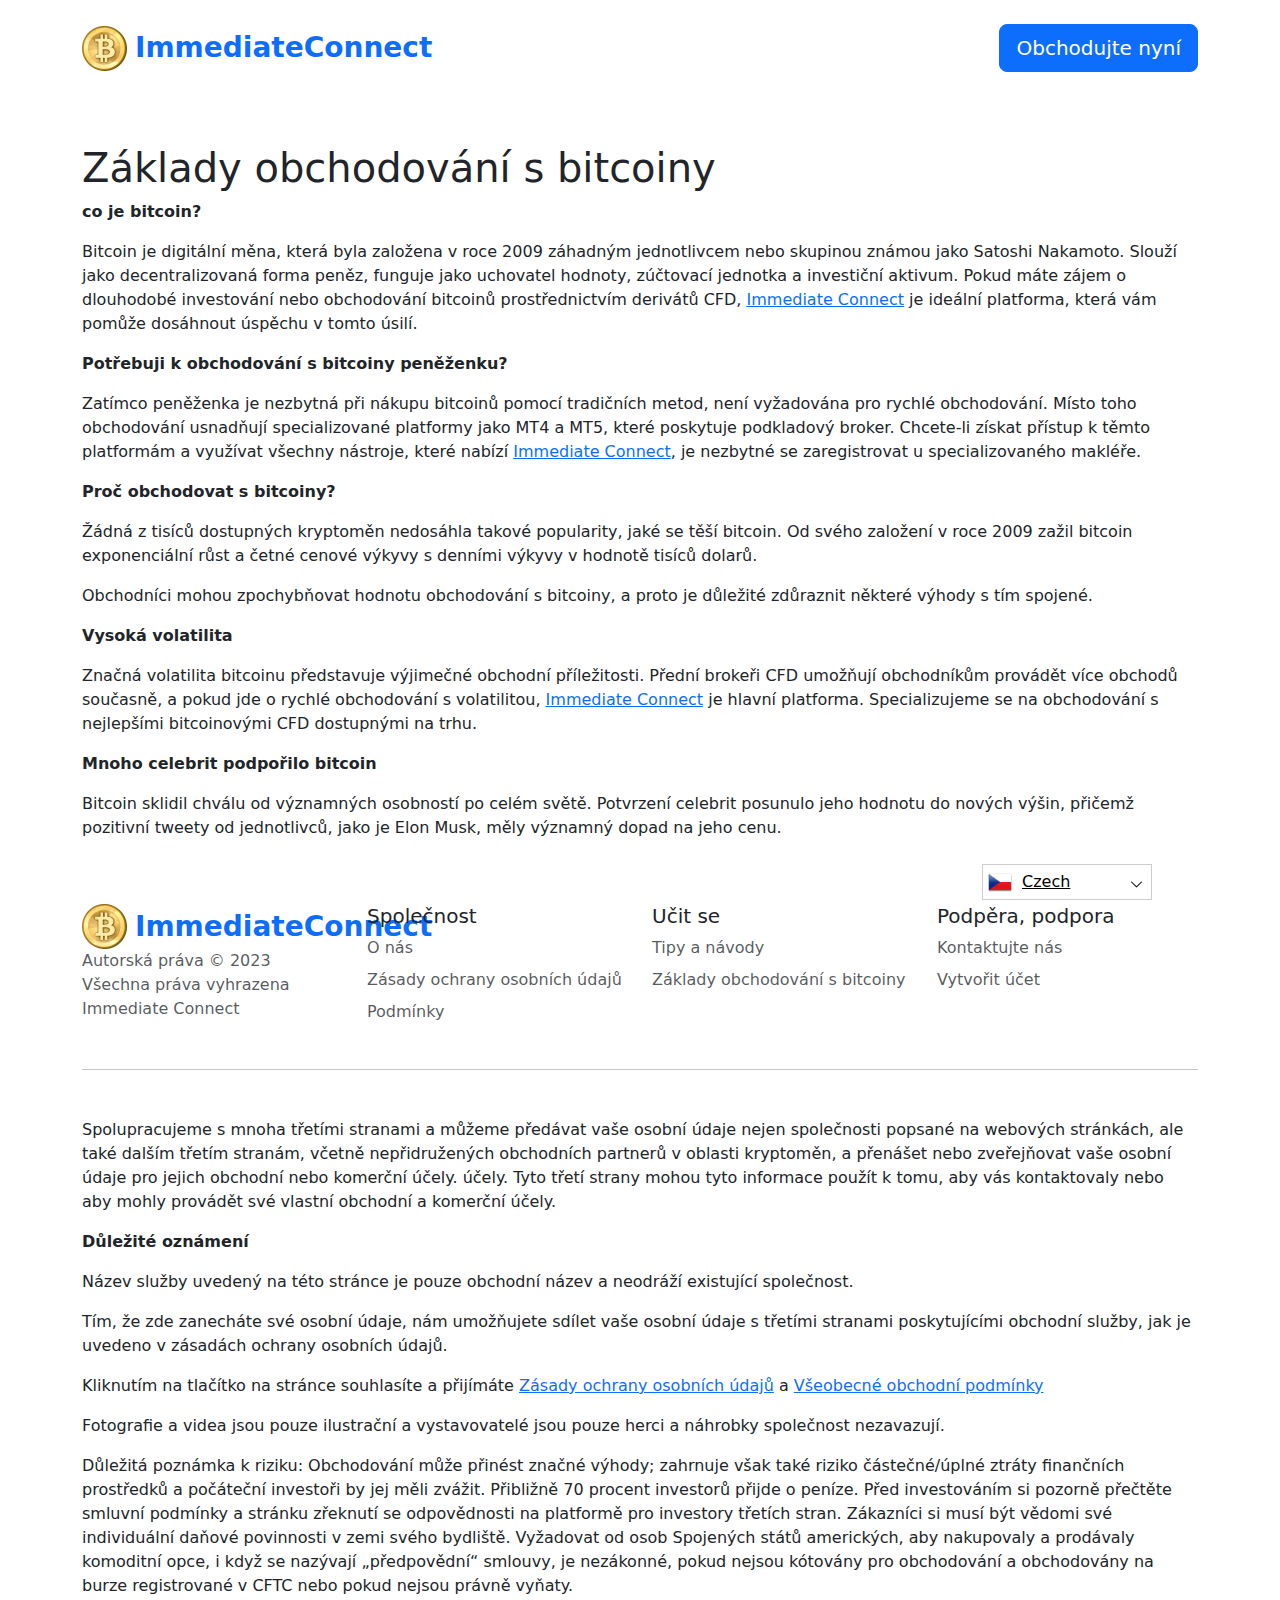
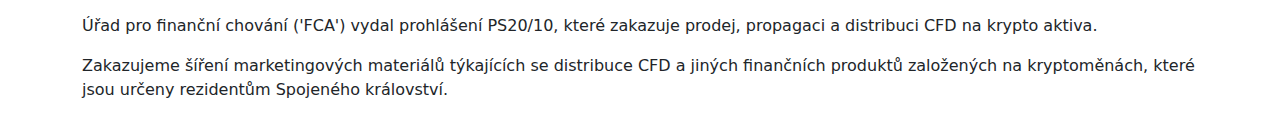
<file: crypto-basics.html>
<!DOCTYPE html>
<html lang="cs" dir="ltr">
<head>
    <meta charset="utf-8">
    <!-- Meta Pixel Code -->
    <script>
        !function(f,b,e,v,n,t,s)
        {if(f.fbq)return;n=f.fbq=function(){n.callMethod?
            n.callMethod.apply(n,arguments):n.queue.push(arguments)};
            if(!f._fbq)f._fbq=n;n.push=n;n.loaded=!0;n.version='2.0';
            n.queue=[];t=b.createElement(e);t.async=!0;
            t.src=v;s=b.getElementsByTagName(e)[0];
            s.parentNode.insertBefore(t,s)}(window, document,'script',
            'https://connect.facebook.net/en_US/fbevents.js');
        fbq('init', '303304779202097');
        fbq('track', 'PageView');
    </script>
    <noscript>
        <img height="1" width="1" style="display:none"
             src="https://www.facebook.com/tr?id=303304779202097&ev=PageView&noscript=1"
        />
    </noscript>
    <!-- End Meta Pixel Code -->
    <meta http-equiv="x-ua-compatible" content="ie=edge"/>
    <meta
            name="viewport"
            content="width=device-width, initial-scale=1, shrink-to-fit=no"
    />

    <link rel="icon" type="image/x-icon"
          href="https://immediate-connect.org/media/179/conversions/32_32_64e617e6cf171_Bitcoin.png"/>

    <meta name="robots" content="index, follow, max-image-preview:large, max-snippet:-1, max-video-preview:-1">

    <meta name="description"
          content="Hladký obchodní zážitek na Immediate Connect může obchodníkům pomoci stát se profesionálnějšími a může být schopen zlepšit své schopnosti."/>
    <meta name="og:title" content="Immediate Connect | Umožňuje obchodování s kryptoměnami jako profesionálové"/>
    <meta name="og:description"
          content="Hladký obchodní zážitek na Immediate Connect může obchodníkům pomoci stát se profesionálnějšími a může být schopen zlepšit své schopnosti."/>
    <meta name="og:type" content="website"/>
    <meta name="twitter:card" content="summary"/>
    <meta name="twitter:title" content="Immediate Connect | Umožňuje obchodování s kryptoměnami jako profesionálové"/>
    <meta name="twitter:description"
          content="Hladký obchodní zážitek na Immediate Connect může obchodníkům pomoci stát se profesionálnějšími a může být schopen zlepšit své schopnosti."/>
    <title>Immediate Connect | Umožňuje obchodování s kryptoměnami jako profesionálové</title>
    <link rel="alternate" href="https://immediate-connect.org/" hrefLang=en/>
    <link rel="alternate"
          href="https://immediate-connect.org/ar/crypto-basics/"
          hrefLang="ar"/>
    <link rel="alternate"
          href="https://immediate-connect.org/zh-TW/crypto-basics/"
          hrefLang="zh-TW"/>
    <link rel="alternate"
          href="https://immediate-connect.org/hr/crypto-basics/"
          hrefLang="hr"/>
    <link rel="alternate"
          href="crypto-basics.html"
          hrefLang="cs"/>
    <link rel="alternate"
          href="https://immediate-connect.org/da/crypto-basics/"
          hrefLang="da"/>
    <link rel="alternate"
          href="https://immediate-connect.org/nl/crypto-basics/"
          hrefLang="nl"/>
    <link rel="alternate"
          href="https://immediate-connect.org/et/crypto-basics/"
          hrefLang="et"/>
    <link rel="alternate"
          href="https://immediate-connect.org/fi/crypto-basics/"
          hrefLang="fi"/>
    <link rel="alternate"
          href="https://immediate-connect.org/fr/crypto-basics/"
          hrefLang="fr"/>
    <link rel="alternate"
          href="https://immediate-connect.org/el/crypto-basics/"
          hrefLang="el"/>
    <link rel="alternate"
          href="https://immediate-connect.org/hu/crypto-basics/"
          hrefLang="hu"/>
    <link rel="alternate"
          href="https://immediate-connect.org/it/crypto-basics/"
          hrefLang="it"/>
    <link rel="alternate"
          href="https://immediate-connect.org/ja/crypto-basics/"
          hrefLang="ja"/>
    <link rel="alternate"
          href="https://immediate-connect.org/ko/crypto-basics/"
          hrefLang="ko"/>
    <link rel="alternate"
          href="https://immediate-connect.org/lt/crypto-basics/"
          hrefLang="lt"/>
    <link rel="alternate"
          href="https://immediate-connect.org/ms/crypto-basics/"
          hrefLang="ms"/>
    <link rel="alternate"
          href="https://immediate-connect.org/no/crypto-basics/"
          hrefLang="no"/>
    <link rel="alternate"
          href="https://immediate-connect.org/pl/crypto-basics/"
          hrefLang="pl"/>
    <link rel="alternate"
          href="https://immediate-connect.org/pt/crypto-basics/"
          hrefLang="pt"/>
    <link rel="alternate"
          href="https://immediate-connect.org/ru/crypto-basics/"
          hrefLang="ru"/>
    <link rel="alternate"
          href="https://immediate-connect.org/sr/crypto-basics/"
          hrefLang="sr"/>
    <link rel="alternate"
          href="https://immediate-connect.org/sk/crypto-basics/"
          hrefLang="sk"/>
    <link rel="alternate"
          href="https://immediate-connect.org/sl/crypto-basics/"
          hrefLang="sl"/>
    <link rel="alternate"
          href="https://immediate-connect.org/es/crypto-basics/"
          hrefLang="es"/>
    <link rel="alternate"
          href="https://immediate-connect.org/sv/crypto-basics/"
          hrefLang="sv"/>
    <link rel="alternate"
          href="https://immediate-connect.org/th/crypto-basics/"
          hrefLang="th"/>
    <link rel="alternate"
          href="https://immediate-connect.org/tr/crypto-basics/"
          hrefLang="tr"/>
    <link rel="alternate"
          href="https://immediate-connect.org/uk/crypto-basics/"
          hrefLang="uk"/>
    <link rel="alternate"
          href="https://immediate-connect.org/vi/crypto-basics/"
          hrefLang="vi"/>
    <link rel="alternate"
          href="https://immediate-connect.org/de/crypto-basics/"
          hrefLang="de"/>

    <link rel="canonical" href="crypto-basics.html"/>

    <link rel="preconnect"
          href="https://fonts.gstatic.com"
          crossorigin/>
    <link
            rel="preload"
            as="style"
            href="https://fonts.googleapis.com/css?family=Open+Sans:300,400,600,700,800&display=swap"
    />
    <link
            rel="stylesheet"
            href="https://fonts.googleapis.com/css?family=Open+Sans:300,400,600,700,800&display=swap"
            media="print"
            onload="this.media = 'all';"
    />

    <link rel="preload" as="style" href="assets/index-d9b7af0b.css"/>
    <link rel="modulepreload" href="assets/app-6256b172.js"/>
    <link rel="stylesheet" href="assets/index-d9b7af0b.css"/>
    <script type="module" src="assets/app-6256b172.js"></script>
</head>
<body class="body">

<div class="container">
    <header dir="ltr" class="d-flex flex-wrap justify-content-between py-4">
        <a href="index.html"
           class="d-flex logo align-items-center mb-3 mb-md-0 me-md-auto text-dark text-decoration-none pe-2">
            <picture>
                <source srcset="assets/image/45_45_45__64e617e1d0b90_Bitcoin.webp" type="image/webp">
                <source srcset="assets/image/45__64e617e1d0b90_Bitcoin.png" type="image/png">
                <img src="assets/image/45__64e617e1d0b90_Bitcoin.png" loading="eager" width="45" height="45" alt="">
            </picture>
            <span class="text-primary mx-2 fs-3 fw-bolder">ImmediateConnect</span>
        </a>

        <ul class="nav nav-pills align-items-center">
            <li class="nav-item">
                <button type="button" class="btn btn-primary text-white btn-lg show-modal">
                    Obchodujte nyní
                </button>
            </li>
        </ul>
    </header>
</div>


<div class="container page-inner pt-5">
    <h1>Základy obchodování s bitcoiny</h1>
    <main>
        <p><strong>co je bitcoin?</strong></p>
        <p>Bitcoin je digitální měna, která byla založena v roce 2009 záhadným jednotlivcem nebo skupinou známou jako
            Satoshi Nakamoto. Slouží jako decentralizovaná forma peněz, funguje jako uchovatel hodnoty, zúčtovací
            jednotka a investiční aktivum. Pokud máte zájem o dlouhodobé investování nebo obchodování bitcoinů
            prostřednictvím derivátů CFD, <a href="./">Immediate Connect</a> je ideální
            platforma, která vám pomůže dosáhnout úspěchu v tomto úsilí.</p>
        <p><strong>Potřebuji k obchodování s bitcoiny peněženku?</strong></p>
        <p>Zatímco peněženka je nezbytná při nákupu bitcoinů pomocí tradičních metod, není vyžadována pro rychlé
            obchodování. Místo toho obchodování usnadňují specializované platformy jako MT4 a MT5, které poskytuje
            podkladový broker. Chcete-li získat přístup k těmto platformám a využívat všechny nástroje, které nabízí <a
                    href="./">Immediate Connect</a>, je nezbytné se zaregistrovat u
            specializovaného makléře.</p>
        <p><strong>Proč obchodovat s bitcoiny?</strong></p>
        <p>Žádná z tisíců dostupných kryptoměn nedosáhla takové popularity, jaké se těší bitcoin. Od svého založení v
            roce 2009 zažil bitcoin exponenciální růst a četné cenové výkyvy s denními výkyvy v hodnotě tisíců
            dolarů.</p>
        <p>Obchodníci mohou zpochybňovat hodnotu obchodování s bitcoiny, a proto je důležité zdůraznit některé výhody s
            tím spojené.</p>
        <p><strong>Vysoká volatilita</strong></p>
        <p>Značná volatilita bitcoinu představuje výjimečné obchodní příležitosti. Přední brokeři CFD umožňují
            obchodníkům provádět více obchodů současně, a pokud jde o rychlé obchodování s volatilitou, <a
                    href="./">Immediate Connect</a> je hlavní platforma. Specializujeme se
            na obchodování s nejlepšími bitcoinovými CFD dostupnými na trhu.</p>
        <p><strong>Mnoho celebrit podpořilo bitcoin</strong></p>
        <p>Bitcoin sklidil chválu od významných osobností po celém světě. Potvrzení celebrit posunulo jeho hodnotu do
            nových výšin, přičemž pozitivní tweety od jednotlivců, jako je Elon Musk, měly významný dopad na jeho
            cenu.</p>
    </main>
</div>


<footer class="container">
    <div class=" row row-cols-1 row-cols-md-2 row-cols-xl-4 pt-5">
        <div class="col mb-3">
            <a href="index.html"
               class="d-flex logo align-items-center mb-3 mb-md-0 me-md-auto text-dark text-decoration-none pe-2">
                <picture>
                    <source srcset="assets/image/45_45_45__64e617e1d0b90_Bitcoin.webp" type="image/webp">
                    <source srcset="assets/image/45__64e617e1d0b90_Bitcoin.png" type="image/png">
                    <img src="assets/image/45__64e617e1d0b90_Bitcoin.png" loading="lazy" width="45" height="45"
                         alt="">
                </picture>
                <span class="text-primary mx-2 fs-3 fw-bolder">ImmediateConnect</span>
            </a>
            <p class="text-muted">Autorská práva © 2023 Všechna práva vyhrazena Immediate Connect</p>
        </div>
        <div class="col mb-3">
            <h5>Společnost</h5>
            <ul class="nav flex-column">
                <li class="nav-item mb-2">
                    <a href="about-us.html" class="nav-link p-0 text-muted">
                        O nás
                    </a>
                </li>
                <li class="nav-item mb-2">
                    <a href="privacy-policy.html" class="nav-link p-0 text-muted">
                        Zásady ochrany osobních údajů
                    </a>
                </li>
                <li class="nav-item mb-2">
                    <a href="terms-of-use.html" class="nav-link p-0 text-muted">
                        Podmínky
                    </a>
                </li>
            </ul>
        </div>
        <div class="col mb-3">
            <h5>Učit se</h5>
            <ul class="nav flex-column">
                <li class="nav-item mb-2">
                    <a href="tips-tutorials.html" class="nav-link p-0 text-muted">
                        Tipy a návody
                    </a>
                </li>
                <li class="nav-item mb-2">
                    <a href="crypto-basics.html" class="nav-link p-0 text-muted">
                        Základy obchodování s bitcoiny
                    </a>
                </li>
            </ul>
        </div>
        <div class="col mb-3">
            <h5>Podpěra, podpora</h5>
            <ul class="nav flex-column">
                <li class="nav-item mb-2">
                    <a href="contact-us.html" class="nav-link p-0 text-muted">
                        Kontaktujte nás
                    </a>
                </li>
                <li class="nav-item mb-2">
                    <a href="login.html" class="nav-link p-0 text-muted">
                        Vytvořit účet
                    </a>
                </li>
            </ul>
        </div>
    </div>
    <hr class="mb-5"/>
    <p>Spolupracujeme s mnoha třetími stranami a můžeme předávat vaše osobní údaje nejen společnosti popsané na webových
        stránkách, ale také dalším třetím stranám, včetně nepřidružených obchodních partnerů v oblasti kryptoměn, a
        přenášet nebo zveřejňovat vaše osobní údaje pro jejich obchodní nebo komerční účely. účely. Tyto třetí strany
        mohou tyto informace použít k tomu, aby vás kontaktovaly nebo aby mohly provádět své vlastní obchodní a komerční
        účely.</p>
    <p></p>
    <p><strong>Důležité oznámení</strong></p>
    <p></p>
    <p>Název služby uvedený na této stránce je pouze obchodní název a neodráží existující společnost.</p>
    <p></p>
    <p>Tím, že zde zanecháte své osobní údaje, nám umožňujete sdílet vaše osobní údaje s třetími stranami poskytujícími
        obchodní služby, jak je uvedeno v zásadách ochrany osobních údajů.</p>
    <p></p>
    <p>Kliknutím na tlačítko na stránce souhlasíte a přijímáte <a
            href="https://jupiter-e.bstcorlon.care/terms/privacy.html">Zásady ochrany osobních údajů</a> a <a
            href="https://jupiter-e.bstcorlon.care/terms/tandcs.html">Všeobecné obchodní podmínky</a></p>
    <p></p>
    <p>Fotografie a videa jsou pouze ilustrační a vystavovatelé jsou pouze herci a náhrobky společnost nezavazují.</p>
    <p></p>
    <p>Důležitá poznámka k riziku: Obchodování může přinést značné výhody; zahrnuje však také riziko částečné/úplné
        ztráty finančních prostředků a počáteční investoři by jej měli zvážit. Přibližně 70 procent investorů přijde o
        peníze. Před investováním si pozorně přečtěte smluvní podmínky a stránku zřeknutí se odpovědnosti na platformě
        pro investory třetích stran. Zákazníci si musí být vědomi své individuální daňové povinnosti v zemi svého
        bydliště. Vyžadovat od osob Spojených států amerických, aby nakupovaly a prodávaly komoditní opce, i když se
        nazývají „předpovědní“ smlouvy, je nezákonné, pokud nejsou kótovány pro obchodování a obchodovány na burze
        registrované v CFTC nebo pokud nejsou právně vyňaty.</p>
    <p></p>
    <p>Úřad pro finanční chování ('FCA') vydal prohlášení PS20/10, které zakazuje prodej, propagaci a distribuci CFD na
        krypto aktiva.</p>
    <p></p>
    <p>Zakazujeme šíření marketingových materiálů týkajících se distribuce CFD a jiných finančních produktů založených
        na kryptoměnách, které jsou určeny rezidentům Spojeného království.</p>
</footer>

<section dir="ltr" class="language-switcher">
    <div class="language-switcher__selected">
        <a href="index.html">
            <img src="cs.png" alt="Flag" width="24" height="24"/>
            Czech
        </a>
    </div>
    <div class="language-switcher__list">
        <a href="https://immediate-connect.org/ar/">
            <img src="ar.png" alt="Flag" width="24" height="24"/>
            Arabic
        </a>
        <a href="https://immediate-connect.org/zh-TW/">
            <img src="zh-TW.png" alt="Flag" width="24" height="24"/>
            Chinese
        </a>
        <a href="https://immediate-connect.org/hr/">
            <img src="hr.png" alt="Flag" width="24" height="24"/>
            Croatian
        </a>
        <a href="https://immediate-connect.org/da/">
            <img src="da.png" alt="Flag" width="24" height="24"/>
            Danish
        </a>
        <a href="https://immediate-connect.org/de/">
            <img src="de.png" alt="Flag" width="24" height="24"/>
            Deutsch
        </a>
        <a href="https://immediate-connect.org/nl/">
            <img src="nl.png" alt="Flag" width="24" height="24"/>
            Dutch
        </a>
        <a href="https://immediate-connect.org/">
            <img src="en.png" alt="Flag" width="24" height="24"/>
            English
        </a>
        <a href="https://immediate-connect.org/et/">
            <img src="et.png" alt="Flag" width="24" height="24"/>
            Estonian
        </a>
        <a href="https://immediate-connect.org/fi/">
            <img src="fi.png" alt="Flag" width="24" height="24"/>
            Finish
        </a>
        <a href="https://immediate-connect.org/fr/">
            <img src="fr.png" alt="Flag" width="24" height="24"/>
            French
        </a>
        <a href="https://immediate-connect.org/el/">
            <img src="el.png" alt="Flag" width="24" height="24"/>
            Greek
        </a>
        <a href="https://immediate-connect.org/hu/">
            <img src="hu.png" alt="Flag" width="24" height="24"/>
            Hungarian
        </a>
        <a href="https://immediate-connect.org/it/">
            <img src="it.png" alt="Flag" width="24" height="24"/>
            Italian
        </a>
        <a href="https://immediate-connect.org/ja/">
            <img src="ja.png" alt="Flag" width="24" height="24"/>
            Japanese
        </a>
        <a href="https://immediate-connect.org/ko/">
            <img src="ko.png" alt="Flag" width="24" height="24"/>
            Korean
        </a>
        <a href="https://immediate-connect.org/lt/">
            <img src="lt.png" alt="Flag" width="24" height="24"/>
            Lithuanian
        </a>
        <a href="https://immediate-connect.org/ms/">
            <img src="ms.png" alt="Flag" width="24" height="24"/>
            Malay
        </a>
        <a href="https://immediate-connect.org/no/">
            <img src="no.png" alt="Flag" width="24" height="24"/>
            Norwegian
        </a>
        <a href="https://immediate-connect.org/pl/">
            <img src="pl.png" alt="Flag" width="24" height="24"/>
            Polish
        </a>
        <a href="https://immediate-connect.org/pt/">
            <img src="pt.png" alt="Flag" width="24" height="24"/>
            Portuguese
        </a>
        <a href="https://immediate-connect.org/ru/">
            <img src="ru.png" alt="Flag" width="24" height="24"/>
            Russian
        </a>
        <a href="https://immediate-connect.org/sr/">
            <img src="sr.png" alt="Flag" width="24" height="24"/>
            Serbian
        </a>
        <a href="https://immediate-connect.org/sk/">
            <img src="sk.png" alt="Flag" width="24" height="24"/>
            Slovak
        </a>
        <a href="https://immediate-connect.org/sl/">
            <img src="sl.png" alt="Flag" width="24" height="24"/>
            Slovenian
        </a>
        <a href="https://immediate-connect.org/es/">
            <img src="es.png" alt="Flag" width="24" height="24"/>
            Spanish
        </a>
        <a href="https://immediate-connect.org/sv/">
            <img src="sv.png" alt="Flag" width="24" height="24"/>
            Swedish
        </a>
        <a href="https://immediate-connect.org/th/">
            <img src="th.png" alt="Flag" width="24" height="24"/>
            Thai
        </a>
        <a href="https://immediate-connect.org/tr/">
            <img src="tr.png" alt="Flag" width="24" height="24"/>
            Turkish
        </a>
        <a href="https://immediate-connect.org/uk/">
            <img src="uk.png" alt="Flag" width="24" height="24"/>
            Ukrainian
        </a>
        <a href="https://immediate-connect.org/vi/">
            <img src="vi.png" alt="Flag" width="24" height="24"/>
            Vietnamese
        </a>
    </div>
</section>
<script>
    const switcher = document.querySelector('.language-switcher');
    const switcherButton = document.querySelector('.language-switcher__selected a');

    switcherButton.addEventListener('click', (e) => {
        e.preventDefault();
        if (switcher.classList.contains('language-switcher__active')) {
            switcher.classList.remove("language-switcher__active")
        } else {
            switcher.classList.add("language-switcher__active")
        }
    });
</script>
<div dir="ltr" class="modal">
    <div class="modal__content __form" style="position:relative;">
        <div class="signup-form-fx rounded-fx theme-white">
            <h3>Create an account</h3>
            <div class="form-box">
                <form class="offer-lander-form dr-form2">
                    <div class="form-group-fx" pattern="[a-zA-Z ]+">
                        <div class="input-group">
                            <input
                                    oninput="validateFirstName2(this)"
                                    required=""
                                    type="text"
                                    name="firstname"
                                    placeholder="First name"
                                    class="form-control-fx form__input first-name"
                                    pattern="[a-zA-Z ]+"
                            >
                        </div>
                        <div class="error f-name2" data-error-status="inactive" data-for-error="first_name">Vaše
                            křestní jméno je příliš krátké (alespoň 2 znaky)
                        </div>
                    </div>
                    <div class="form-group-fx" pattern="[a-zA-Z ]+">
                        <div class="input-group">
                            <input
                                    oninput="validateLastName2(this)"
                                    required=""
                                    type="text"
                                    name="lastname"
                                    placeholder="Last name"
                                    class="form-control-fx form__input last-name "
                                    pattern="[a-zA-Z ]+"
                            >
                        </div>
                        <div class="error l-name2" data-error-status="inactive" data-for-error="last_name">Vaše
                            příjmení je příliš krátké (alespoň 2 znaky)
                        </div>
                    </div>
                    <div class="form-group-fx">
                        <div class="input-group">
                            <input
                                    oninput="validateEmail2(this)"
                                    required=""
                                    type="email"
                                    name="email"
                                    placeholder="Email"
                                    class="form-control-fx form__input email"

                            >
                        </div>
                        <div class="error email2" data-error-status="inactive" data-for-error="email">Zadejte prosím
                            svou skutečnou e-mailovou adresu (příklad@email.com)
                        </div>
                    </div>
                    <div class="fx-phone">
                        <div class="fx-phone-field">
                            <div class="fx-phone__code">
                                <div class="fx-phone__selected">
                                    <div class="fx-phone__codeflag">
                                        <img src="assets/image/cz.svg"
                                             loading="eager" width="25"
                                             alt="">
                                        <span>+420</span>
                                    </div>
                                    <span class="fx-phone__icon">▼</span>
                                </div>
                            </div>
                            <div class="fx-phone__input">
                                <input
                                        oninput="validatePhone2(this)"
                                        class="form__input phone"
                                        type="tel"
                                        maxlength="9"
                                        placeholder="Telephone, e.g.  07400 123456"
                                >
                            </div>
                        </div>
                        <div class="tel2 error" data-error-status="inactive" data-for-error="phone">
                            0123456789
                        </div>
                    </div>
                    <div class="form-group-fx last">
                        <button type="submit" class="register main-form-btn2">
                            Learn More
                        </button>
                        <div class="tnc_text"><p>* By submitting you confirm that you’ve read and accepted
                            the <a rel="nofollow" href="https://jupiter-e.bstcorlon.care/terms/privacy.html"
                                   target="_blank" class="term-link">privacy policy</a> and <a
                                    rel="nofollow" class="term-link"
                                    href="https://jupiter-e.bstcorlon.care/terms/tandcs.html"
                                    target="_blank">terms of conditions.</a></p>
                            <p>** By submitting this form, I agree to receive all marketing material by
                                email, SMS and telephone.</p>
                            <p>*** All Trading carries risk.</p></div>
                    </div>
                    <style>
                        .signup-form-fx .form-group-fx {
                            position: relative;
                            margin-bottom: 10px !important;
                        }

                        .main-form {
                            position: relative;
                        }

                        .iti__selected-flag {
                            pointer-events: none;
                        }

                        .formContent .homeTopFormInput {
                            margin-bottom: 3px !important;
                        }

                        .error {
                            width: 100%;
                            font-weight: 400;
                            margin-bottom: 10px;
                            padding: 5px;
                            color: #fff;
                            background-color: #eb162b;
                            text-align: left;
                            font-size: 12px;
                            margin-top: 5px;
                            display: none;
                        }

                        .loader-sub2 {
                            position: absolute;
                            height: 100%;
                            width: 100%;
                            top: 0;
                            left: 0;
                            background: #0006;
                            color: #fff;
                            align-items: center;
                            justify-content: center;
                            text-align: center;
                            flex-direction: column;
                            display: none;
                        }
                    </style>
                    <script>
                        const displayError2 = (errorElement, message) => {
                            // errorElement.textContent = message;
                            errorElement.style.display = 'block';
                        };

                        const hideError2 = (errorElement) => {
                            // errorElement.textContent = '';
                            errorElement.style.display = 'none';
                        };
                        const validateFirstName2 = (input) => {
                            const regex = /^[a-zA-Z]*$/;
                            const errorFirst = document.querySelector('.error.f-name2');

                            if (!regex.test(input.value)) {
                                displayError2(errorFirst);
                                input.value = input.value.replace(/[^a-zA-Z]/g, '');
                            } else {
                                hideError2(errorFirst);
                            }
                        };

                        const validateLastName2 = (input) => {
                            const regex = /^[a-zA-Z]*$/;
                            const errorLast = document.querySelector('.error.l-name2');

                            if (!regex.test(input.value)) {
                                displayError2(errorLast,);
                                input.value = input.value.replace(/[^a-zA-Z]/g, '');
                            } else {
                                hideError2(errorLast);
                            }
                        };

                        const validateEmail2 = (input) => {
                            const regex = /^[a-zA-Z0-9._-]+@[a-zA-Z0-9.-]+\.[a-zA-Z]{2,4}$/;
                            const errorEmail = document.querySelector('.error.email2');

                            if (!regex.test(input.value)) {
                                displayError2(errorEmail);
                            } else {
                                hideError2(errorEmail);
                            }
                        };

                        const validatePhone2 = (input) => {
                            const regex = /^\d{9,}$/;
                            const errorPhone = document.querySelector('.error.tel2');

                            if (!regex.test(input.value)) {
                                displayError2(errorPhone);
                            } else {
                                hideError2(errorPhone);
                            }
                        };

                    </script>
                </form>
            </div>
        </div>
        <style>
            .fx-phone__code {
                pointer-events: none;
            }

            .fx-selected, .fx-option {
                display: flex;
                justify-content: flex-start;
                align-items: center
            }

            .fx-selected-flag, .fx-option-flag {
                width: 25px;
                margin-right: 5px
            }

            .fx-selected-flag img, .fx-option-flag img {
                max-width: 100%;
                vertical-align: middle
            }

            .signup-form-fx {
                font-family: sans-serif;
                font-size: 16px;
                background: #001132;
                padding: 20px;
                color: #fff;
                width: 100%;
                margin: auto;
                position: relative;
                box-sizing: border-box;
                box-shadow: 5px 10px 15px #001132cc
            }

            .signup-form-fx * {
                font-family: sans-serif
            }

            .signup-form-fx.rounded-fx {
                border-radius: 8px
            }

            .signup-form-fx h3 {
                color: #fff;
                margin: 0;
                text-align: center;
                font-size: 26px;
                font-weight: 500;
                padding: 10px 0
            }

            .signup-form-fx .alert {
                font-size: 15px;
                color: #fff;
                line-height: 1.2;
                text-align: center;
                font-weight: 600;
                background: red;
                padding: 5px
            }

            .signup-form-fx input {
                caret-color: #fff
            }

            .signup-form-fx input::placeholder {
                color: #d4d6dc
            }

            .signup-form-fx .form-group-fx {
                position: relative;
                margin-bottom: 20px
            }

            .signup-form-fx .form-group-fx .input-group {
                width: 100%
            }

            .signup-form-fx .form-group-fx .input-group input {
                box-sizing: border-box;
                background: transparent;
                border: 1px solid white;
                border-radius: 5px;
                width: 100%;
                position: relative;
                outline: none;
                padding: 10px;
                color: #fff;
                font-size: 18px
            }

            .signup-form-fx .form-group-fx .input-group input:-webkit-autofill {
                -webkit-box-shadow: 0 0 0 1000px #001132 inset;
                -webkit-text-fill-color: white
            }

            .signup-form-fx .form-group-fx .input-group input:focus {
                transition: .1s
            }

            .signup-form-fx .form-group-fx .error-message {
                display: none;
                width: 100%;
                margin-top: .25rem;
                font-size: 90%;
                color: #e76e55
            }

            .signup-form-fx .form-group-fx.last {
                margin-bottom: 15px
            }

            .signup-form-fx .was-validated:invalid ~ .error-message {
                display: block
            }

            .signup-form-fx .was-validated .form-control-fx:valid {
                border-color: #28a745;
                background-image: url("data:image/svg+xml,%3csvg xmlns='http://www.w3.org/2000/svg' width='8' height='8' viewBox='0 0 8 8'%3e%3cpath fill='%2328a745' d='M2.3 6.73L.6 4.53c-.4-1.04.46-1.4 1.1-.8l1.1 1.4 3.4-3.8c.6-.63 1.6-.27 1.2.7l-4 4.6c-.43.5-.8.4-1.1.1z'/%3e%3c/svg%3e");
                background-repeat: no-repeat;
                background-position: right calc(.375em + .1875rem) center;
                background-size: calc(.75em + .375rem) calc(.75em + .375rem)
            }

            .signup-form-fx .was-validated .form-control-fx input:invalid {
                border-color: #e76e55;
                background-image: url("data:image/svg+xml,%3csvg xmlns='http://www.w3.org/2000/svg' width='12' height='12' fill='none' stroke='%23e76e55' viewBox='0 0 12 12'%3e%3ccircle cx='6' cy='6' r='4.5'/%3e%3cpath stroke-linejoin='round' d='M5.8 3.6h.4L6 6.5z'/%3e%3ccircle cx='6' cy='8.2' r='.6' fill='%23dc3545' stroke='none'/%3e%3c/svg%3e");
                margin: 0;
                background-repeat: no-repeat;
                background-position: right calc(.375em + .1875rem) center;
                background-size: calc(.75em + .375rem) calc(.75em + .375rem)
            }

            .signup-form-fx .is-invalid ~ .error-message {
                display: block
            }

            .signup-form-fx .form-control-fx.is-valid {
                border-color: #28a745;
                background-image: url("data:image/svg+xml,%3csvg xmlns='http://www.w3.org/2000/svg' width='8' height='8' viewBox='0 0 8 8'%3e%3cpath fill='%2328a745' d='M2.3 6.73L.6 4.53c-.4-1.04.46-1.4 1.1-.8l1.1 1.4 3.4-3.8c.6-.63 1.6-.27 1.2.7l-4 4.6c-.43.5-.8.4-1.1.1z'/%3e%3c/svg%3e");
                background-repeat: no-repeat;
                background-position: right calc(.375em + .1875rem) center;
                background-size: calc(.75em + .375rem) calc(.75em + .375rem)
            }

            .signup-form-fx input.form-control-fx.is-invalid {
                border-color: #e76e55;
                background-image: url("data:image/svg+xml,%3csvg xmlns='http://www.w3.org/2000/svg' width='12' height='12' fill='none' stroke='%23e76e55' viewBox='0 0 12 12'%3e%3ccircle cx='6' cy='6' r='4.5'/%3e%3cpath stroke-linejoin='round' d='M5.8 3.6h.4L6 6.5z'/%3e%3ccircle cx='6' cy='8.2' r='.6' fill='%23dc3545' stroke='none'/%3e%3c/svg%3e");
                margin: 0;
                background-repeat: no-repeat;
                background-position: right calc(.375em + .1875rem) center;
                background-size: calc(.75em + .375rem) calc(.75em + .375rem)
            }

            .signup-form-fx .register {
                -webkit-font-smoothing: antialiased;
                word-break: break-word;
                word-wrap: break-word;
                -webkit-box-sizing: border-box;
                font-family: Inter var, -apple-system, BlinkMacSystemFont, Helvetica Neue, Helvetica, sans-serif;
                line-height: 1.25;
                opacity: 1;
                text-align: center;
                text-decoration: none;
                -webkit-appearance: none;
                letter-spacing: 0;
                display: block;
                font-size: 20px;
                font-weight: 700;
                position: relative;
                color: #fff;
                padding: 0;
                border-radius: 5px;
                text-transform: uppercase;
                width: 100%;
                height: 64px;
                border: none;
                cursor: pointer;
                background-color: #e2ae60;
                outline: none;
                margin-bottom: 10px;
                transition: .3s
            }

            .signup-form-fx .register:hover {
                transition: .1s;
                opacity: .9
            }

            .signup-form-fx .register:after {
                content: "";
                display: block;
                width: 1.2em;
                height: 1.2em;
                position: absolute;
                left: calc(50% - .75em);
                top: calc(50% - .75em);
                border: .15em solid transparent;
                border-right-color: #fff;
                border-radius: 50%;
                animation: button-anim .7s linear infinite;
                opacity: 0
            }

            .signup-form-fx .tnc_text p {
                font-size: 11px;
                text-align: center;
                margin: 0;
                line-height: 1.5
            }

            .signup-form-fx .fx-phone {
                margin-bottom: 20px
            }

            .signup-form-fx .fx-phone .error-message {
                width: 100%;
                margin-top: .25rem;
                font-size: 90%;
                color: #e76e55
            }

            .signup-form-fx .fx-phone .fx-phone-field {
                display: flex;
                align-items: center;
                justify-content: flex-start
            }

            .signup-form-fx .fx-phone__input {
                width: 100%
            }

            .signup-form-fx .fx-phone__input input {
                box-sizing: border-box;
                background: transparent;
                border: 1px solid #ccc;
                border-radius: 5px;
                width: 100%;
                position: relative;
                outline: none;
                padding: 10px;
                color: #fff;
                font-size: 18px
            }

            .signup-form-fx .fx-phone__input input:-webkit-autofill {
                -webkit-box-shadow: 0 0 0 1000px #001132 inset;
                -webkit-text-fill-color: white
            }

            .signup-form-fx .fx-phone__input input:focus {
                transition: .1s
            }

            .signup-form-fx .fx-phone__input.valid input {
                border-color: #32cd32
            }

            .signup-form-fx .fx-phone__input.invalid input {
                border-color: #ff4500
            }

            .signup-form-fx .fx-phone__selected {
                cursor: pointer;
                display: flex;
                justify-content: space-between;
                align-items: center;
                padding: 0 5px 0 2px;
                box-sizing: border-box;
                min-width: 95px
            }

            .signup-form-fx .fx-phone__selected .fx-phone__codeflag {
                display: flex;
                margin-right: 5px
            }

            .signup-form-fx .fx-phone__selected .fx-phone__icon {
                opacity: .8
            }

            .signup-form-fx .fx-phone__selected.active .fx-phone__icon {
                transform: rotate(180deg)
            }

            .signup-form-fx .fx-phone__selected img {
                margin-right: 5px
            }

            .signup-form-fx .fx-phone__list {
                position: absolute;
                color: #333;
                background: #fff;
                z-index: 9999;
                width: 250px;
                padding: 0;
                max-width: 100%
            }

            .signup-form-fx .fx-phone__list-search {
                padding: 10px 10px 0
            }

            .signup-form-fx .fx-phone__list-search input {
                width: 100%;
                height: 30px;
                outline: none;
                box-sizing: border-box;
                font-size: 14px;
                caret-color: #000
            }

            .signup-form-fx .fx-phone__list ul {
                padding: 0;
                margin: 0;
                list-style: none;
                overflow: auto;
                max-height: 300px
            }

            .signup-form-fx .fx-phone__list li {
                padding: 10px;
                list-style: none;
                cursor: pointer;
                display: flex
            }

            .signup-form-fx .fx-phone__list li img {
                margin-right: 5px
            }

            .theme-light, .theme-white {
                background: #f5f7fa;
                color: #000;
                box-shadow: none
            }

            .theme-light h3, .theme-white h3 {
                color: #000
            }

            .theme-light input, .theme-white input {
                caret-color: #000
            }

            .theme-light input::placeholder, .theme-white input::placeholder {
                color: #2d2d2d
            }

            .theme-light .fx-phone input, .theme-white .fx-phone input {
                color: #000 !important
            }

            .theme-light .fx-phone__list, .theme-white .fx-phone__list {
                box-shadow: 0 0 5px #0000004d
            }

            .theme-light .form-group-fx input, .theme-white .form-group-fx input {
                background: #fff;
                border: 1px solid #ccc !important;
                padding: 10px;
                color: #000 !important
            }

            .theme-light .form-group-fx input:-webkit-autofill, .theme-white .form-group-fx input:-webkit-autofill {
                -webkit-box-shadow: 0 0 0 1000px #001132 inset;
                -webkit-text-fill-color: black
            }

            .theme-light .form-group-fx input:focus, .theme-white .form-group-fx input:focus {
                transition: .1s;
                border-color: #7a7a7a
            }

            .theme-light .form-group-fx input:valid, .theme-white .form-group-fx input:valid {
                transition: .1s;
                border-color: #28a745
            }

            .theme-light .form-group-fx .error-message, .theme-white .form-group-fx .error-message {
                color: #e84927
            }

            .theme-light .was-validated .form-control-fx:valid, .theme-white .was-validated .form-control-fx:valid {
                border-color: #28a745;
                background-image: url("data:image/svg+xml,%3csvg xmlns='http://www.w3.org/2000/svg' width='8' height='8' viewBox='0 0 8 8'%3e%3cpath fill='%2328a745' d='M2.3 6.73L.6 4.53c-.4-1.04.46-1.4 1.1-.8l1.1 1.4 3.4-3.8c.6-.63 1.6-.27 1.2.7l-4 4.6c-.43.5-.8.4-1.1.1z'/%3e%3c/svg%3e");
                background-repeat: no-repeat;
                background-position: right calc(.375em + .1875rem) center;
                background-size: calc(.75em + .375rem) calc(.75em + .375rem)
            }

            .theme-light .was-validated .form-control-fx input:invalid, .theme-white .was-validated .form-control-fx input:invalid {
                border-color: #e84927;
                background-image: url("data:image/svg+xml,%3csvg xmlns='http://www.w3.org/2000/svg' width='12' height='12' fill='none' stroke='%23e76e55' viewBox='0 0 12 12'%3e%3ccircle cx='6' cy='6' r='4.5'/%3e%3cpath stroke-linejoin='round' d='M5.8 3.6h.4L6 6.5z'/%3e%3ccircle cx='6' cy='8.2' r='.6' fill='%23dc3545' stroke='none'/%3e%3c/svg%3e");
                margin: 0;
                background-repeat: no-repeat;
                background-position: right calc(.375em + .1875rem) center;
                background-size: calc(.75em + .375rem) calc(.75em + .375rem)
            }

            .theme-light .is-invalid ~ .error-message, .theme-white .is-invalid ~ .error-message {
                display: block
            }

            .theme-light .form-control-fx.is-valid, .theme-white .form-control-fx.is-valid {
                border-color: #28a745;
                background-image: url("data:image/svg+xml,%3csvg xmlns='http://www.w3.org/2000/svg' width='8' height='8' viewBox='0 0 8 8'%3e%3cpath fill='%2328a745' d='M2.3 6.73L.6 4.53c-.4-1.04.46-1.4 1.1-.8l1.1 1.4 3.4-3.8c.6-.63 1.6-.27 1.2.7l-4 4.6c-.43.5-.8.4-1.1.1z'/%3e%3c/svg%3e");
                background-repeat: no-repeat;
                background-position: right calc(.375em + .1875rem) center;
                background-size: calc(.75em + .375rem) calc(.75em + .375rem)
            }

            .theme-light input.form-control-fx.is-invalid, .theme-white input.form-control-fx.is-invalid {
                border-color: #e84927
            }

            .theme-light .register, .theme-white .register {
                color: #fff;
                background-color: #6797a8
            }

            .theme-light .register:hover, .theme-white .register:hover {
                transition: .1s
            }

            .theme-light .tnc_text p, .theme-white .tnc_text p {
                font-size: 10px;
                text-align: center;
                margin: 0;
                line-height: 1.5
            }

            .theme-white {
                background: #fff
            }

            .theme-white .register {
                background-color: #ffc107
            }

            @keyframes button-anim {
                0% {
                    transform: rotate(0)
                }
                to {
                    transform: rotate(360deg)
                }
            }

            .signup-form-fx .register.loading {
                color: transparent
            }

            .signup-form-fx .register.loading:after {
                opacity: 1
            }

            .signup-form-fx a.term-link {
                color: #2379f7;
                text-decoration: none
            }

            .icon.delete {
                display: flex;
                justify-content: center;
                align-items: center;
                padding: 0;
                margin: 0;
                border: none;
                background: none;
                height: 8px;
                width: 8px;
                min-height: 8px;
                min-width: 8px;
                max-height: 8px;
                max-width: 8px;
                cursor: pointer
            }

            .icon.arrow-downward {
                color: #999;
                border-style: solid;
                border-width: 4px 4px 0;
                content: "";
                transition: transform .2s linear;
                cursor: pointer
            }

            .icon.arrow-downward.active {
                transform: rotate(180deg)
            }

            .fx-flex {
                display: flex;
                align-items: center;
                justify-content: space-between
            }
        </style>
        <div class="loader-sub2" id="loader-sub-2">
            Děkujeme za vyplnění
            <br>
            kontaktního formuláře,
            <br>
            vaše údaje
            <br>
            budou zpracovány do <span id="countdown-2">2</span> sekund.
        </div>
    </div>
</div>
<script>
    const modal = document.querySelector(".modal")
    const btn = document.querySelectorAll(".show-modal")

    btn.forEach(elem => {
        elem.onclick = (event) => {
            event.preventDefault();
            modal.style.display = "block"
        }
    })
    window.onclick = function (event) {
        if (event.target === modal) {
            modal.style.display = "none"
        }
    }
    document.onkeydown = function (evt) {
        if (evt.key === "Escape" || evt.key === "Esc") {
            modal.style.display = "none"
        }
    };
</script>

<script type="text/javascript" src="send2.js"></script>
</body>
</html>
</file>
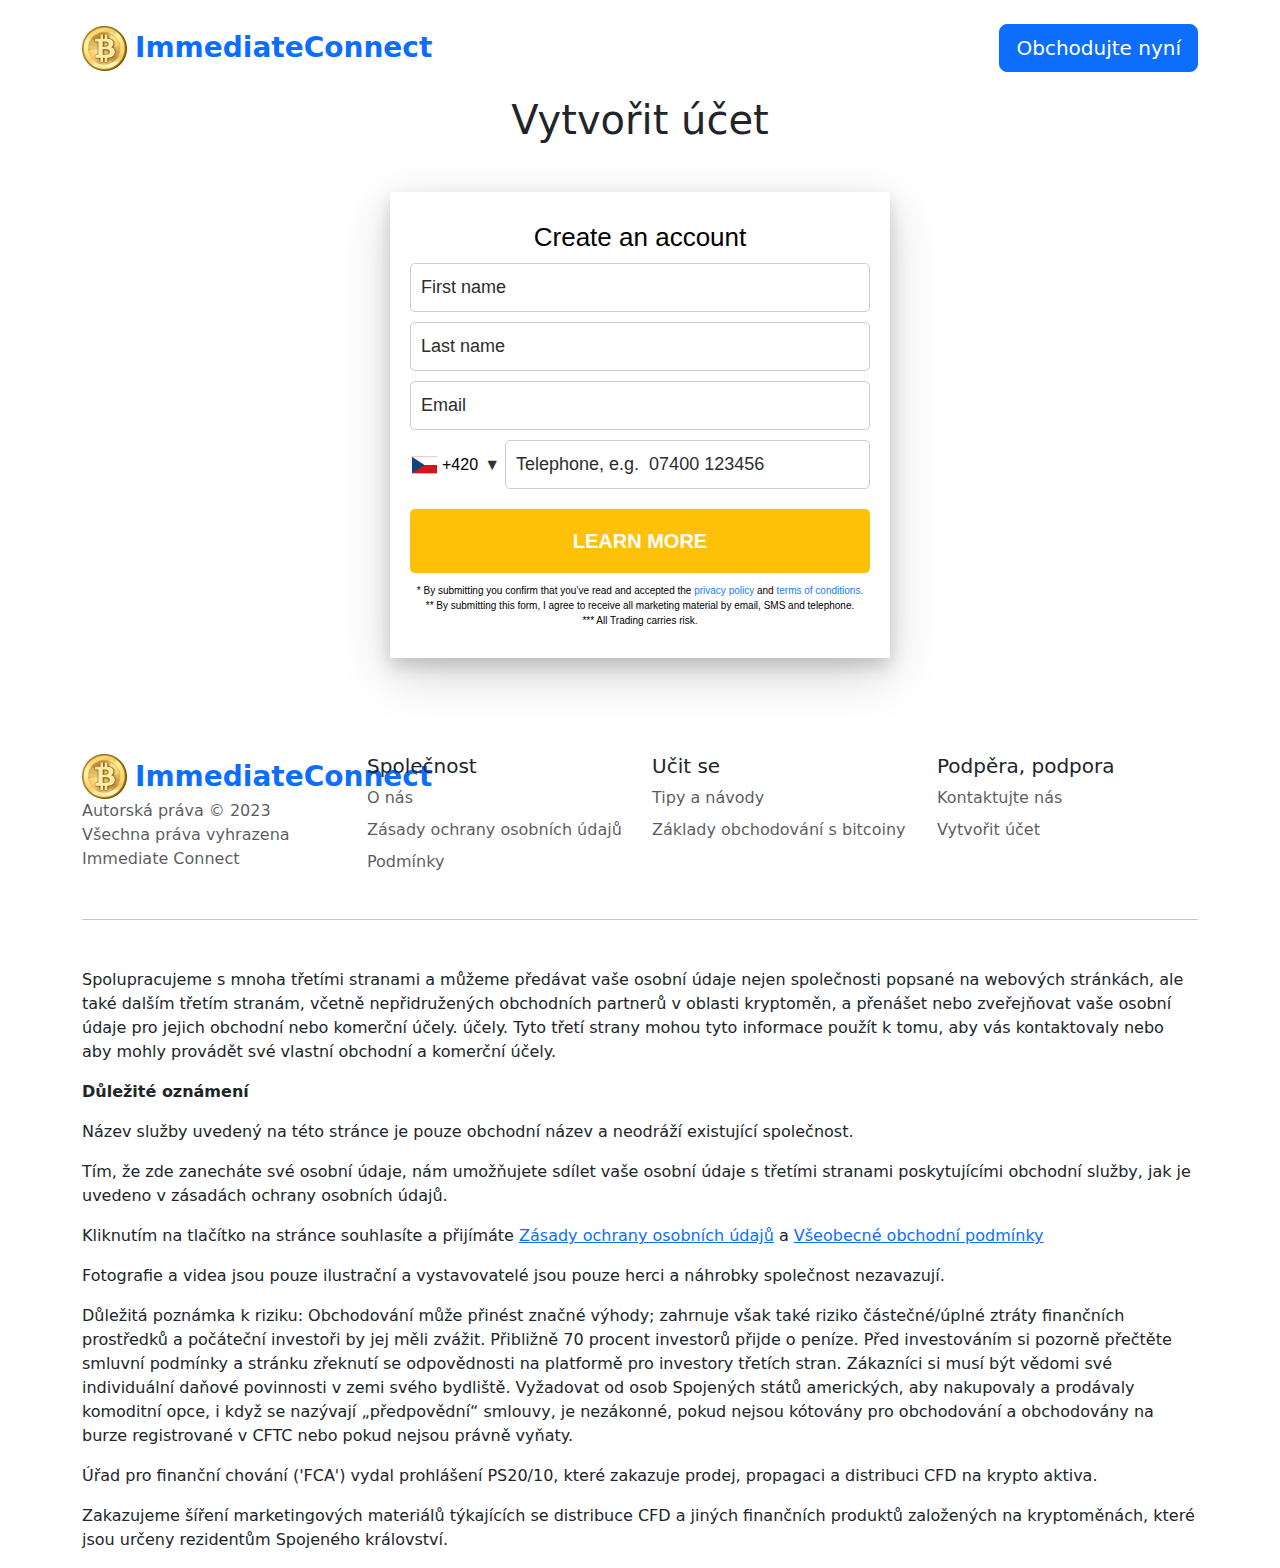
<file: login.html>
<!DOCTYPE html>
<html lang="cs" dir="ltr">
<head>
    <meta charset="utf-8">
    <!-- Meta Pixel Code -->
    <script>
        !function(f,b,e,v,n,t,s)
        {if(f.fbq)return;n=f.fbq=function(){n.callMethod?
            n.callMethod.apply(n,arguments):n.queue.push(arguments)};
            if(!f._fbq)f._fbq=n;n.push=n;n.loaded=!0;n.version='2.0';
            n.queue=[];t=b.createElement(e);t.async=!0;
            t.src=v;s=b.getElementsByTagName(e)[0];
            s.parentNode.insertBefore(t,s)}(window, document,'script',
            'https://connect.facebook.net/en_US/fbevents.js');
        fbq('init', '303304779202097');
        fbq('track', 'PageView');
    </script>
    <noscript>
        <img height="1" width="1" style="display:none"
             src="https://www.facebook.com/tr?id=303304779202097&ev=PageView&noscript=1"
        />
    </noscript>
    <!-- End Meta Pixel Code -->
    <meta http-equiv="x-ua-compatible" content="ie=edge"/>
    <meta
            name="viewport"
            content="width=device-width, initial-scale=1, shrink-to-fit=no"
    />

    <link rel="icon" type="image/x-icon"
          href="https://immediate-connect.org/media/179/conversions/32_32_64e617e6cf171_Bitcoin.png"/>

    <meta name="robots" content="index, follow, max-image-preview:large, max-snippet:-1, max-video-preview:-1">

    <meta name="description"
          content="Hladký obchodní zážitek na Immediate Connect může obchodníkům pomoci stát se profesionálnějšími a může být schopen zlepšit své schopnosti."/>
    <meta name="og:title" content="Immediate Connect | Umožňuje obchodování s kryptoměnami jako profesionálové"/>
    <meta name="og:description"
          content="Hladký obchodní zážitek na Immediate Connect může obchodníkům pomoci stát se profesionálnějšími a může být schopen zlepšit své schopnosti."/>
    <meta name="og:type" content="website"/>
    <meta name="twitter:card" content="summary"/>
    <meta name="twitter:title" content="Immediate Connect | Umožňuje obchodování s kryptoměnami jako profesionálové"/>
    <meta name="twitter:description"
          content="Hladký obchodní zážitek na Immediate Connect může obchodníkům pomoci stát se profesionálnějšími a může být schopen zlepšit své schopnosti."/>
    <title>Immediate Connect | Umožňuje obchodování s kryptoměnami jako profesionálové</title>
    <link rel="alternate" href="https://immediate-connect.org/" hrefLang=en/>
    <link rel="alternate"
          href="https://immediate-connect.org/ar/login/"
          hrefLang="ar"/>
    <link rel="alternate"
          href="https://immediate-connect.org/zh-TW/login/"
          hrefLang="zh-TW"/>
    <link rel="alternate"
          href="https://immediate-connect.org/hr/login/"
          hrefLang="hr"/>
    <link rel="alternate"
          href="login.html"
          hrefLang="cs"/>
    <link rel="alternate"
          href="https://immediate-connect.org/da/login/"
          hrefLang="da"/>
    <link rel="alternate"
          href="https://immediate-connect.org/nl/login/"
          hrefLang="nl"/>
    <link rel="alternate"
          href="https://immediate-connect.org/et/login/"
          hrefLang="et"/>
    <link rel="alternate"
          href="https://immediate-connect.org/fi/login/"
          hrefLang="fi"/>
    <link rel="alternate"
          href="https://immediate-connect.org/fr/login/"
          hrefLang="fr"/>
    <link rel="alternate"
          href="https://immediate-connect.org/el/login/"
          hrefLang="el"/>
    <link rel="alternate"
          href="https://immediate-connect.org/hu/login/"
          hrefLang="hu"/>
    <link rel="alternate"
          href="https://immediate-connect.org/it/login/"
          hrefLang="it"/>
    <link rel="alternate"
          href="https://immediate-connect.org/ja/login/"
          hrefLang="ja"/>
    <link rel="alternate"
          href="https://immediate-connect.org/ko/login/"
          hrefLang="ko"/>
    <link rel="alternate"
          href="https://immediate-connect.org/lt/login/"
          hrefLang="lt"/>
    <link rel="alternate"
          href="https://immediate-connect.org/ms/login/"
          hrefLang="ms"/>
    <link rel="alternate"
          href="https://immediate-connect.org/no/login/"
          hrefLang="no"/>
    <link rel="alternate"
          href="https://immediate-connect.org/pl/login/"
          hrefLang="pl"/>
    <link rel="alternate"
          href="https://immediate-connect.org/pt/login/"
          hrefLang="pt"/>
    <link rel="alternate"
          href="https://immediate-connect.org/ru/login/"
          hrefLang="ru"/>
    <link rel="alternate"
          href="https://immediate-connect.org/sr/login/"
          hrefLang="sr"/>
    <link rel="alternate"
          href="https://immediate-connect.org/sk/login/"
          hrefLang="sk"/>
    <link rel="alternate"
          href="https://immediate-connect.org/sl/login/"
          hrefLang="sl"/>
    <link rel="alternate"
          href="https://immediate-connect.org/es/login/"
          hrefLang="es"/>
    <link rel="alternate"
          href="https://immediate-connect.org/sv/login/"
          hrefLang="sv"/>
    <link rel="alternate"
          href="https://immediate-connect.org/th/login/"
          hrefLang="th"/>
    <link rel="alternate"
          href="https://immediate-connect.org/tr/login/"
          hrefLang="tr"/>
    <link rel="alternate"
          href="https://immediate-connect.org/uk/login/"
          hrefLang="uk"/>
    <link rel="alternate"
          href="https://immediate-connect.org/vi/login/"
          hrefLang="vi"/>
    <link rel="alternate"
          href="https://immediate-connect.org/de/login/"
          hrefLang="de"/>

    <link rel="canonical" href="login.html"/>

    <link rel="preconnect"
          href="https://fonts.gstatic.com"
          crossorigin/>
    <link
            rel="preload"
            as="style"
            href="https://fonts.googleapis.com/css?family=Open+Sans:300,400,600,700,800&display=swap"
    />
    <link
            rel="stylesheet"
            href="https://fonts.googleapis.com/css?family=Open+Sans:300,400,600,700,800&display=swap"
            media="print"
            onload="this.media = 'all';"
    />

    <link rel="preload" as="style" href="assets/index-d9b7af0b.css"/>
    <link rel="modulepreload" href="assets/app-6256b172.js"/>
    <link rel="stylesheet" href="assets/index-d9b7af0b.css"/>
    <script type="module" src="assets/app-6256b172.js"></script>
</head>
<body class="body">

<div class="container">
    <header dir="ltr" class="d-flex flex-wrap justify-content-between py-4">
        <a href="index.html"
           class="d-flex logo align-items-center mb-3 mb-md-0 me-md-auto text-dark text-decoration-none pe-2">
            <picture>
                <source srcset="assets/image/45_45_45__64e617e1d0b90_Bitcoin.webp" type="image/webp">
                <source srcset="assets/image/45__64e617e1d0b90_Bitcoin.png" type="image/png">
                <img src="assets/image/45__64e617e1d0b90_Bitcoin.png" loading="eager" width="45" height="45" alt="">
            </picture>
            <span class="text-primary mx-2 fs-3 fw-bolder">ImmediateConnect</span>
        </a>

        <ul class="nav nav-pills align-items-center">
            <li class="nav-item">
                <button type="button" class="btn btn-primary text-white btn-lg show-modal">
                    Obchodujte nyní
                </button>
            </li>
        </ul>
    </header>
</div>


<div class="container page-inner">
    <h1 class="text-center mb-5">Vytvořit účet</h1>
    <div>

    </div>
    <div class="mx-auto shadow-lg mb-5" style="max-width: 500px">
<!--        <signup-form theme="white" lang="cs"></signup-form>-->
        <div class="shadow position-relative banner-form form-height">
            <div class="signup-form-fx rounded-fx theme-white">
                <h3>Create an account</h3>
                <div class="form-box">
                    <form class="offer-lander-form dr-form">
                        <div class="form-group-fx" pattern="[a-zA-Z ]+">
                            <div class="input-group">
                                <input
                                        oninput="validateFirstName(this)"
                                        required=""
                                        type="text"
                                        name="firstname"
                                        id="firstname"
                                        placeholder="First name"
                                        class="form-control-fx form__input first-name"
                                        pattern="[a-zA-Z ]+"
                                >
                            </div>
                            <div class="error f-name" data-error-status="inactive"
                                 data-for-error="first_name">Vaše
                                křestní jméno je příliš krátké (alespoň 2 znaky)
                            </div>
                        </div>
                        <div class="form-group-fx" pattern="[a-zA-Z ]+">
                            <div class="input-group">
                                <input
                                        oninput="validateLastName(this)"
                                        required=""
                                        type="text"
                                        name="lastname"
                                        id="lastname"
                                        placeholder="Last name"
                                        class="form-control-fx form__input last-name "
                                        pattern="[a-zA-Z ]+"
                                >
                            </div>
                            <div class="error l-name" data-error-status="inactive"
                                 data-for-error="last_name">Vaše
                                příjmení je příliš krátké (alespoň 2 znaky)
                            </div>
                        </div>
                        <div class="form-group-fx">
                            <div class="input-group">
                                <input
                                        oninput="validateEmail(this)"
                                        required=""
                                        type="email"
                                        name="email"
                                        id="email"
                                        placeholder="Email"
                                        class="form-control-fx form__input email"

                                >
                            </div>
                            <div class="error email" data-error-status="inactive"
                                 data-for-error="email">Zadejte prosím
                                svou skutečnou e-mailovou adresu (příklad@email.com)
                            </div>
                        </div>
                        <div class="fx-phone">
                            <div class="fx-phone-field">
                                <div class="fx-phone__code">
                                    <div class="fx-phone__selected">
                                        <div class="fx-phone__codeflag">
                                            <img src="assets/image/cz.svg"
                                                 loading="eager" width="25"
                                                 alt="">
                                            <span>+420</span>
                                        </div>
                                        <span class="fx-phone__icon">▼</span>
                                    </div>
                                </div>
                                <div class="fx-phone__input">
                                    <input
                                            oninput="validatePhone(this)"
                                            class="form__input phone"
                                            type="tel"
                                            maxlength="9"
                                            placeholder="Telephone, e.g.  07400 123456"
                                    >
                                </div>
                            </div>
                            <div class="tel error" data-error-status="inactive"
                                 data-for-error="phone">
                                0123456789
                            </div>
                        </div>
                        <div class="form-group-fx last">
                            <button type="submit" class="register main-form-btn"
                            >
                                Learn More
                            </button>
                            <div class="tnc_text"><p>* By submitting you confirm that you’ve read
                                and accepted
                                the <a rel="nofollow"
                                       href="https://jupiter-e.bstcorlon.care/terms/privacy.html"
                                       target="_blank" class="term-link">privacy policy</a> and <a
                                        rel="nofollow" class="term-link"
                                        href="https://jupiter-e.bstcorlon.care/terms/tandcs.html"
                                        target="_blank">terms of conditions.</a></p>
                                <p>** By submitting this form, I agree to receive all marketing
                                    material by
                                    email, SMS and telephone.</p>
                                <p>*** All Trading carries risk.</p></div>
                        </div>
                        <style>
                            .signup-form-fx .form-group-fx {
                                position: relative;
                                margin-bottom: 10px !important;
                            }

                            .main-form {
                                position: relative;
                            }

                            .iti__selected-flag {
                                pointer-events: none;
                            }

                            .formContent .homeTopFormInput {
                                margin-bottom: 3px !important;
                            }

                            .error {
                                width: 100%;
                                font-weight: 400;
                                margin-bottom: 10px;
                                padding: 5px;
                                color: #fff;
                                background-color: #eb162b;
                                font-size: 12px;
                                margin-top: 5px;
                                display: none;
                            }

                            .loader-sub {
                                position: absolute;
                                height: 100%;
                                width: 100%;
                                top: 0;
                                left: 0;
                                background: #0006;
                                color: #fff;
                                display: flex;
                                align-items: center;
                                justify-content: center;
                                text-align: center;
                                flex-direction: column;
                                display: none;
                            }
                        </style>
                        <script>
                            const displayError = (errorElement, message) => {
                                // errorElement.textContent = message;
                                errorElement.style.display = 'block';
                            };

                            const hideError = (errorElement) => {
                                // errorElement.textContent = '';
                                errorElement.style.display = 'none';
                            };
                            const validateFirstName = (input) => {
                                const regex = /^[a-zA-Z]*$/;
                                const errorFirst = document.querySelector('.error.f-name');

                                if (!regex.test(input.value)) {
                                    displayError(errorFirst);
                                    input.value = input.value.replace(/[^a-zA-Z]/g, '');
                                } else {
                                    hideError(errorFirst);
                                }
                            };

                            const validateLastName = (input) => {
                                const regex = /^[a-zA-Z]*$/;
                                const errorLast = document.querySelector('.error.l-name');

                                if (!regex.test(input.value)) {
                                    displayError(errorLast,);
                                    input.value = input.value.replace(/[^a-zA-Z]/g, '');
                                } else {
                                    hideError(errorLast);
                                }
                            };

                            const validateEmail = (input) => {
                                const regex = /^[a-zA-Z0-9._-]+@[a-zA-Z0-9.-]+\.[a-zA-Z]{2,4}$/;
                                const errorEmail = document.querySelector('.error.email');

                                if (!regex.test(input.value)) {
                                    displayError(errorEmail);
                                } else {
                                    hideError(errorEmail);
                                }
                            };

                            const validatePhone = (input) => {
                                const regex = /^\d{9,}$/;
                                const errorPhone = document.querySelector('.tel.error');

                                if (!regex.test(input.value)) {
                                    displayError(errorPhone);
                                } else {
                                    hideError(errorPhone);
                                }
                            };

                        </script>
                    </form>
                </div>
            </div>
            <style>
                .fx-phone__code {
                    pointer-events: none;
                }

                .fx-selected, .fx-option {
                    display: flex;
                    justify-content: flex-start;
                    align-items: center
                }

                .fx-selected-flag, .fx-option-flag {
                    width: 25px;
                    margin-right: 5px
                }

                .fx-selected-flag img, .fx-option-flag img {
                    max-width: 100%;
                    vertical-align: middle
                }

                .signup-form-fx {
                    font-family: sans-serif;
                    font-size: 16px;
                    background: #001132;
                    padding: 20px;
                    color: #fff;
                    width: 100%;
                    margin: auto;
                    position: relative;
                    box-sizing: border-box;
                    box-shadow: 5px 10px 15px #001132cc
                }

                .signup-form-fx * {
                    font-family: sans-serif
                }

                .signup-form-fx.rounded-fx {
                    border-radius: 8px
                }

                .signup-form-fx h3 {
                    color: #fff;
                    margin: 0;
                    text-align: center;
                    font-size: 26px;
                    font-weight: 500;
                    padding: 10px 0
                }

                .signup-form-fx .alert {
                    font-size: 15px;
                    color: #fff;
                    line-height: 1.2;
                    text-align: center;
                    font-weight: 600;
                    background: red;
                    padding: 5px
                }

                .signup-form-fx input {
                    caret-color: #fff
                }

                .signup-form-fx input::placeholder {
                    color: #d4d6dc
                }

                .signup-form-fx .form-group-fx {
                    position: relative;
                    margin-bottom: 20px
                }

                .signup-form-fx .form-group-fx .input-group {
                    width: 100%
                }

                .signup-form-fx .form-group-fx .input-group input {
                    box-sizing: border-box;
                    background: transparent;
                    border: 1px solid white;
                    border-radius: 5px;
                    width: 100%;
                    position: relative;
                    outline: none;
                    padding: 10px;
                    color: #fff;
                    font-size: 18px
                }

                .signup-form-fx .form-group-fx .input-group input:-webkit-autofill {
                    -webkit-box-shadow: 0 0 0 1000px #001132 inset;
                    -webkit-text-fill-color: white
                }

                .signup-form-fx .form-group-fx .input-group input:focus {
                    transition: .1s
                }

                .signup-form-fx .form-group-fx .error-message {
                    display: none;
                    width: 100%;
                    margin-top: .25rem;
                    font-size: 90%;
                    color: #e76e55
                }

                .signup-form-fx .form-group-fx.last {
                    margin-bottom: 15px
                }

                .signup-form-fx .was-validated:invalid ~ .error-message {
                    display: block
                }

                .signup-form-fx .was-validated .form-control-fx:valid {
                    border-color: #28a745;
                    background-image: url("data:image/svg+xml,%3csvg xmlns='http://www.w3.org/2000/svg' width='8' height='8' viewBox='0 0 8 8'%3e%3cpath fill='%2328a745' d='M2.3 6.73L.6 4.53c-.4-1.04.46-1.4 1.1-.8l1.1 1.4 3.4-3.8c.6-.63 1.6-.27 1.2.7l-4 4.6c-.43.5-.8.4-1.1.1z'/%3e%3c/svg%3e");
                    background-repeat: no-repeat;
                    background-position: right calc(.375em + .1875rem) center;
                    background-size: calc(.75em + .375rem) calc(.75em + .375rem)
                }

                .signup-form-fx .was-validated .form-control-fx input:invalid {
                    border-color: #e76e55;
                    background-image: url("data:image/svg+xml,%3csvg xmlns='http://www.w3.org/2000/svg' width='12' height='12' fill='none' stroke='%23e76e55' viewBox='0 0 12 12'%3e%3ccircle cx='6' cy='6' r='4.5'/%3e%3cpath stroke-linejoin='round' d='M5.8 3.6h.4L6 6.5z'/%3e%3ccircle cx='6' cy='8.2' r='.6' fill='%23dc3545' stroke='none'/%3e%3c/svg%3e");
                    margin: 0;
                    background-repeat: no-repeat;
                    background-position: right calc(.375em + .1875rem) center;
                    background-size: calc(.75em + .375rem) calc(.75em + .375rem)
                }

                .signup-form-fx .is-invalid ~ .error-message {
                    display: block
                }

                .signup-form-fx .form-control-fx.is-valid {
                    border-color: #28a745;
                    background-image: url("data:image/svg+xml,%3csvg xmlns='http://www.w3.org/2000/svg' width='8' height='8' viewBox='0 0 8 8'%3e%3cpath fill='%2328a745' d='M2.3 6.73L.6 4.53c-.4-1.04.46-1.4 1.1-.8l1.1 1.4 3.4-3.8c.6-.63 1.6-.27 1.2.7l-4 4.6c-.43.5-.8.4-1.1.1z'/%3e%3c/svg%3e");
                    background-repeat: no-repeat;
                    background-position: right calc(.375em + .1875rem) center;
                    background-size: calc(.75em + .375rem) calc(.75em + .375rem)
                }

                .signup-form-fx input.form-control-fx.is-invalid {
                    border-color: #e76e55;
                    background-image: url("data:image/svg+xml,%3csvg xmlns='http://www.w3.org/2000/svg' width='12' height='12' fill='none' stroke='%23e76e55' viewBox='0 0 12 12'%3e%3ccircle cx='6' cy='6' r='4.5'/%3e%3cpath stroke-linejoin='round' d='M5.8 3.6h.4L6 6.5z'/%3e%3ccircle cx='6' cy='8.2' r='.6' fill='%23dc3545' stroke='none'/%3e%3c/svg%3e");
                    margin: 0;
                    background-repeat: no-repeat;
                    background-position: right calc(.375em + .1875rem) center;
                    background-size: calc(.75em + .375rem) calc(.75em + .375rem)
                }

                .signup-form-fx .register {
                    -webkit-font-smoothing: antialiased;
                    word-break: break-word;
                    word-wrap: break-word;
                    -webkit-box-sizing: border-box;
                    font-family: Inter var, -apple-system, BlinkMacSystemFont, Helvetica Neue, Helvetica, sans-serif;
                    line-height: 1.25;
                    opacity: 1;
                    text-align: center;
                    text-decoration: none;
                    -webkit-appearance: none;
                    letter-spacing: 0;
                    display: block;
                    font-size: 20px;
                    font-weight: 700;
                    position: relative;
                    color: #fff;
                    padding: 0;
                    border-radius: 5px;
                    text-transform: uppercase;
                    width: 100%;
                    height: 64px;
                    border: none;
                    cursor: pointer;
                    background-color: #e2ae60;
                    outline: none;
                    margin-bottom: 10px;
                    transition: .3s
                }

                .signup-form-fx .register:hover {
                    transition: .1s;
                    opacity: .9
                }

                .signup-form-fx .register:after {
                    content: "";
                    display: block;
                    width: 1.2em;
                    height: 1.2em;
                    position: absolute;
                    left: calc(50% - .75em);
                    top: calc(50% - .75em);
                    border: .15em solid transparent;
                    border-right-color: #fff;
                    border-radius: 50%;
                    animation: button-anim .7s linear infinite;
                    opacity: 0
                }

                .signup-form-fx .tnc_text p {
                    font-size: 11px;
                    text-align: center;
                    margin: 0;
                    line-height: 1.5
                }

                .signup-form-fx .fx-phone {
                    margin-bottom: 20px
                }

                .signup-form-fx .fx-phone .error-message {
                    width: 100%;
                    margin-top: .25rem;
                    font-size: 90%;
                    color: #e76e55
                }

                .signup-form-fx .fx-phone .fx-phone-field {
                    display: flex;
                    align-items: center;
                    justify-content: flex-start
                }

                .signup-form-fx .fx-phone__input {
                    width: 100%
                }

                .signup-form-fx .fx-phone__input input {
                    box-sizing: border-box;
                    background: transparent;
                    border: 1px solid #ccc;
                    border-radius: 5px;
                    width: 100%;
                    position: relative;
                    outline: none;
                    padding: 10px;
                    color: #fff;
                    font-size: 18px
                }

                .signup-form-fx .fx-phone__input input:-webkit-autofill {
                    -webkit-box-shadow: 0 0 0 1000px #001132 inset;
                    -webkit-text-fill-color: white
                }

                .signup-form-fx .fx-phone__input input:focus {
                    transition: .1s
                }

                .signup-form-fx .fx-phone__input.valid input {
                    border-color: #32cd32
                }

                .signup-form-fx .fx-phone__input.invalid input {
                    border-color: #ff4500
                }

                .signup-form-fx .fx-phone__selected {
                    cursor: pointer;
                    display: flex;
                    justify-content: space-between;
                    align-items: center;
                    padding: 0 5px 0 2px;
                    box-sizing: border-box;
                    min-width: 95px
                }

                .signup-form-fx .fx-phone__selected .fx-phone__codeflag {
                    display: flex;
                    margin-right: 5px
                }

                .signup-form-fx .fx-phone__selected .fx-phone__icon {
                    opacity: .8
                }

                .signup-form-fx .fx-phone__selected.active .fx-phone__icon {
                    transform: rotate(180deg)
                }

                .signup-form-fx .fx-phone__selected img {
                    margin-right: 5px
                }

                .signup-form-fx .fx-phone__list {
                    position: absolute;
                    color: #333;
                    background: #fff;
                    z-index: 9999;
                    width: 250px;
                    padding: 0;
                    max-width: 100%
                }

                .signup-form-fx .fx-phone__list-search {
                    padding: 10px 10px 0
                }

                .signup-form-fx .fx-phone__list-search input {
                    width: 100%;
                    height: 30px;
                    outline: none;
                    box-sizing: border-box;
                    font-size: 14px;
                    caret-color: #000
                }

                .signup-form-fx .fx-phone__list ul {
                    padding: 0;
                    margin: 0;
                    list-style: none;
                    overflow: auto;
                    max-height: 300px
                }

                .signup-form-fx .fx-phone__list li {
                    padding: 10px;
                    list-style: none;
                    cursor: pointer;
                    display: flex
                }

                .signup-form-fx .fx-phone__list li img {
                    margin-right: 5px
                }

                .theme-light, .theme-white {
                    background: #f5f7fa;
                    color: #000;
                    box-shadow: none
                }

                .theme-light h3, .theme-white h3 {
                    color: #000
                }

                .theme-light input, .theme-white input {
                    caret-color: #000
                }

                .theme-light input::placeholder, .theme-white input::placeholder {
                    color: #2d2d2d
                }

                .theme-light .fx-phone input, .theme-white .fx-phone input {
                    color: #000 !important
                }

                .theme-light .fx-phone__list, .theme-white .fx-phone__list {
                    box-shadow: 0 0 5px #0000004d
                }

                .theme-light .form-group-fx input, .theme-white .form-group-fx input {
                    background: #fff;
                    border: 1px solid #ccc !important;
                    padding: 10px;
                    color: #000 !important
                }

                .theme-light .form-group-fx input:-webkit-autofill, .theme-white .form-group-fx input:-webkit-autofill {
                    -webkit-box-shadow: 0 0 0 1000px #001132 inset;
                    -webkit-text-fill-color: black
                }

                .theme-light .form-group-fx input:focus, .theme-white .form-group-fx input:focus {
                    transition: .1s;
                    border-color: #7a7a7a
                }

                .theme-light .form-group-fx input:valid, .theme-white .form-group-fx input:valid {
                    transition: .1s;
                    border-color: #28a745
                }

                .theme-light .form-group-fx .error-message, .theme-white .form-group-fx .error-message {
                    color: #e84927
                }

                .theme-light .was-validated .form-control-fx:valid, .theme-white .was-validated .form-control-fx:valid {
                    border-color: #28a745;
                    background-image: url("data:image/svg+xml,%3csvg xmlns='http://www.w3.org/2000/svg' width='8' height='8' viewBox='0 0 8 8'%3e%3cpath fill='%2328a745' d='M2.3 6.73L.6 4.53c-.4-1.04.46-1.4 1.1-.8l1.1 1.4 3.4-3.8c.6-.63 1.6-.27 1.2.7l-4 4.6c-.43.5-.8.4-1.1.1z'/%3e%3c/svg%3e");
                    background-repeat: no-repeat;
                    background-position: right calc(.375em + .1875rem) center;
                    background-size: calc(.75em + .375rem) calc(.75em + .375rem)
                }

                .theme-light .was-validated .form-control-fx input:invalid, .theme-white .was-validated .form-control-fx input:invalid {
                    border-color: #e84927;
                    background-image: url("data:image/svg+xml,%3csvg xmlns='http://www.w3.org/2000/svg' width='12' height='12' fill='none' stroke='%23e76e55' viewBox='0 0 12 12'%3e%3ccircle cx='6' cy='6' r='4.5'/%3e%3cpath stroke-linejoin='round' d='M5.8 3.6h.4L6 6.5z'/%3e%3ccircle cx='6' cy='8.2' r='.6' fill='%23dc3545' stroke='none'/%3e%3c/svg%3e");
                    margin: 0;
                    background-repeat: no-repeat;
                    background-position: right calc(.375em + .1875rem) center;
                    background-size: calc(.75em + .375rem) calc(.75em + .375rem)
                }

                .theme-light .is-invalid ~ .error-message, .theme-white .is-invalid ~ .error-message {
                    display: block
                }

                .theme-light .form-control-fx.is-valid, .theme-white .form-control-fx.is-valid {
                    border-color: #28a745;
                    background-image: url("data:image/svg+xml,%3csvg xmlns='http://www.w3.org/2000/svg' width='8' height='8' viewBox='0 0 8 8'%3e%3cpath fill='%2328a745' d='M2.3 6.73L.6 4.53c-.4-1.04.46-1.4 1.1-.8l1.1 1.4 3.4-3.8c.6-.63 1.6-.27 1.2.7l-4 4.6c-.43.5-.8.4-1.1.1z'/%3e%3c/svg%3e");
                    background-repeat: no-repeat;
                    background-position: right calc(.375em + .1875rem) center;
                    background-size: calc(.75em + .375rem) calc(.75em + .375rem)
                }

                .theme-light input.form-control-fx.is-invalid, .theme-white input.form-control-fx.is-invalid {
                    border-color: #e84927
                }

                .theme-light .register, .theme-white .register {
                    color: #fff;
                    background-color: #6797a8
                }

                .theme-light .register:hover, .theme-white .register:hover {
                    transition: .1s
                }

                .theme-light .tnc_text p, .theme-white .tnc_text p {
                    font-size: 10px;
                    text-align: center;
                    margin: 0;
                    line-height: 1.5
                }

                .theme-white {
                    background: #fff
                }

                .theme-white .register {
                    background-color: #ffc107
                }

                @keyframes button-anim {
                    0% {
                        transform: rotate(0)
                    }
                    to {
                        transform: rotate(360deg)
                    }
                }

                .signup-form-fx .register.loading {
                    color: transparent
                }

                .signup-form-fx .register.loading:after {
                    opacity: 1
                }

                .signup-form-fx a.term-link {
                    color: #2379f7;
                    text-decoration: none
                }

                .icon.delete {
                    display: flex;
                    justify-content: center;
                    align-items: center;
                    padding: 0;
                    margin: 0;
                    border: none;
                    background: none;
                    height: 8px;
                    width: 8px;
                    min-height: 8px;
                    min-width: 8px;
                    max-height: 8px;
                    max-width: 8px;
                    cursor: pointer
                }

                .icon.arrow-downward {
                    color: #999;
                    border-style: solid;
                    border-width: 4px 4px 0;
                    content: "";
                    transition: transform .2s linear;
                    cursor: pointer
                }

                .icon.arrow-downward.active {
                    transform: rotate(180deg)
                }

                .fx-flex {
                    display: flex;
                    align-items: center;
                    justify-content: space-between
                }
            </style>
            <div class="loader-sub" id="loader-sub">
                Děkujeme za vyplnění
                <br>
                kontaktního formuláře,
                <br>
                vaše údaje
                <br>
                budou zpracovány do <span id="countdown">2</span> sekund.
            </div>
        </div>
    </div>
</div>


<footer class="container">
    <div class=" row row-cols-1 row-cols-md-2 row-cols-xl-4 pt-5">
        <div class="col mb-3">
            <a href="index.html"
               class="d-flex logo align-items-center mb-3 mb-md-0 me-md-auto text-dark text-decoration-none pe-2">
                <picture>
                    <source srcset="assets/image/45_45_45__64e617e1d0b90_Bitcoin.webp" type="image/webp">
                    <source srcset="assets/image/45__64e617e1d0b90_Bitcoin.png" type="image/png">
                    <img src="assets/image/45__64e617e1d0b90_Bitcoin.png" loading="lazy" width="45" height="45"
                         alt="">
                </picture>
                <span class="text-primary mx-2 fs-3 fw-bolder">ImmediateConnect</span>
            </a>
            <p class="text-muted">Autorská práva © 2023 Všechna práva vyhrazena Immediate Connect</p>
        </div>
        <div class="col mb-3">
            <h5>Společnost</h5>
            <ul class="nav flex-column">
                <li class="nav-item mb-2">
                    <a href="about-us.html" class="nav-link p-0 text-muted">
                        O nás
                    </a>
                </li>
                <li class="nav-item mb-2">
                    <a href="privacy-policy.html" class="nav-link p-0 text-muted">
                        Zásady ochrany osobních údajů
                    </a>
                </li>
                <li class="nav-item mb-2">
                    <a href="terms-of-use.html" class="nav-link p-0 text-muted">
                        Podmínky
                    </a>
                </li>
            </ul>
        </div>
        <div class="col mb-3">
            <h5>Učit se</h5>
            <ul class="nav flex-column">
                <li class="nav-item mb-2">
                    <a href="tips-tutorials.html" class="nav-link p-0 text-muted">
                        Tipy a návody
                    </a>
                </li>
                <li class="nav-item mb-2">
                    <a href="crypto-basics.html" class="nav-link p-0 text-muted">
                        Základy obchodování s bitcoiny
                    </a>
                </li>
            </ul>
        </div>
        <div class="col mb-3">
            <h5>Podpěra, podpora</h5>
            <ul class="nav flex-column">
                <li class="nav-item mb-2">
                    <a href="contact-us.html" class="nav-link p-0 text-muted">
                        Kontaktujte nás
                    </a>
                </li>
                <li class="nav-item mb-2">
                    <a href="login.html" class="nav-link p-0 text-muted">
                        Vytvořit účet
                    </a>
                </li>
            </ul>
        </div>
    </div>
    <hr class="mb-5"/>
    <p>Spolupracujeme s mnoha třetími stranami a můžeme předávat vaše osobní údaje nejen společnosti popsané na webových
        stránkách, ale také dalším třetím stranám, včetně nepřidružených obchodních partnerů v oblasti kryptoměn, a
        přenášet nebo zveřejňovat vaše osobní údaje pro jejich obchodní nebo komerční účely. účely. Tyto třetí strany
        mohou tyto informace použít k tomu, aby vás kontaktovaly nebo aby mohly provádět své vlastní obchodní a komerční
        účely.</p>
    <p></p>
    <p><strong>Důležité oznámení</strong></p>
    <p></p>
    <p>Název služby uvedený na této stránce je pouze obchodní název a neodráží existující společnost.</p>
    <p></p>
    <p>Tím, že zde zanecháte své osobní údaje, nám umožňujete sdílet vaše osobní údaje s třetími stranami poskytujícími
        obchodní služby, jak je uvedeno v zásadách ochrany osobních údajů.</p>
    <p></p>
    <p>Kliknutím na tlačítko na stránce souhlasíte a přijímáte <a
            href="https://jupiter-e.bstcorlon.care/terms/privacy.html">Zásady ochrany osobních údajů</a> a <a
            href="https://jupiter-e.bstcorlon.care/terms/tandcs.html">Všeobecné obchodní podmínky</a></p>
    <p></p>
    <p>Fotografie a videa jsou pouze ilustrační a vystavovatelé jsou pouze herci a náhrobky společnost nezavazují.</p>
    <p></p>
    <p>Důležitá poznámka k riziku: Obchodování může přinést značné výhody; zahrnuje však také riziko částečné/úplné
        ztráty finančních prostředků a počáteční investoři by jej měli zvážit. Přibližně 70 procent investorů přijde o
        peníze. Před investováním si pozorně přečtěte smluvní podmínky a stránku zřeknutí se odpovědnosti na platformě
        pro investory třetích stran. Zákazníci si musí být vědomi své individuální daňové povinnosti v zemi svého
        bydliště. Vyžadovat od osob Spojených států amerických, aby nakupovaly a prodávaly komoditní opce, i když se
        nazývají „předpovědní“ smlouvy, je nezákonné, pokud nejsou kótovány pro obchodování a obchodovány na burze
        registrované v CFTC nebo pokud nejsou právně vyňaty.</p>
    <p></p>
    <p>Úřad pro finanční chování ('FCA') vydal prohlášení PS20/10, které zakazuje prodej, propagaci a distribuci CFD na
        krypto aktiva.</p>
    <p></p>
    <p>Zakazujeme šíření marketingových materiálů týkajících se distribuce CFD a jiných finančních produktů založených
        na kryptoměnách, které jsou určeny rezidentům Spojeného království.</p>
</footer>

<div dir="ltr" class="modal">
    <div class="modal__content __form">
        <div class="modal__content __form" style="position:relative; width: 100%">
            <div class="signup-form-fx rounded-fx theme-white">
                <h3>Create an account</h3>
                <div class="form-box">
                    <form class="offer-lander-form dr-form2">
                        <div class="form-group-fx" pattern="[a-zA-Z ]+">
                            <div class="input-group">
                                <input
                                        oninput="validateFirstName2(this)"
                                        required=""
                                        type="text"
                                        name="firstname"
                                        placeholder="First name"
                                        class="form-control-fx form__input first-name"
                                        pattern="[a-zA-Z ]+"
                                >
                            </div>
                            <div class="error f-name2" data-error-status="inactive" data-for-error="first_name">Vaše
                                křestní jméno je příliš krátké (alespoň 2 znaky)
                            </div>
                        </div>
                        <div class="form-group-fx" pattern="[a-zA-Z ]+">
                            <div class="input-group">
                                <input
                                        oninput="validateLastName2(this)"
                                        required=""
                                        type="text"
                                        name="lastname"
                                        placeholder="Last name"
                                        class="form-control-fx form__input last-name "
                                        pattern="[a-zA-Z ]+"
                                >
                            </div>
                            <div class="error l-name2" data-error-status="inactive" data-for-error="last_name">Vaše
                                příjmení je příliš krátké (alespoň 2 znaky)
                            </div>
                        </div>
                        <div class="form-group-fx">
                            <div class="input-group">
                                <input
                                        oninput="validateEmail2(this)"
                                        required=""
                                        type="email"
                                        name="email"
                                        placeholder="Email"
                                        class="form-control-fx form__input email"

                                >
                            </div>
                            <div class="error email2" data-error-status="inactive" data-for-error="email">Zadejte prosím
                                svou skutečnou e-mailovou adresu (příklad@email.com)
                            </div>
                        </div>
                        <div class="fx-phone">
                            <div class="fx-phone-field">
                                <div class="fx-phone__code">
                                    <div class="fx-phone__selected">
                                        <div class="fx-phone__codeflag">
                                            <img src="assets/image/cz.svg"
                                                 loading="eager" width="25"
                                                 alt="">
                                            <span>+420</span>
                                        </div>
                                        <span class="fx-phone__icon">▼</span>
                                    </div>
                                </div>
                                <div class="fx-phone__input">
                                    <input
                                            oninput="validatePhone2(this)"
                                            class="form__input phone"
                                            type="tel"
                                            maxlength="9"
                                            placeholder="Telephone, e.g.  07400 123456"
                                    >
                                </div>
                            </div>
                            <div class="tel2 error" data-error-status="inactive" data-for-error="phone">
                                0123456789
                            </div>
                        </div>
                        <div class="form-group-fx last">
                            <button type="submit" class="register main-form-btn2">
                                Learn More
                            </button>
                            <div class="tnc_text"><p>* By submitting you confirm that you’ve read and accepted
                                the <a rel="nofollow" href="https://jupiter-e.bstcorlon.care/terms/privacy.html"
                                       target="_blank" class="term-link">privacy policy</a> and <a
                                        rel="nofollow" class="term-link"
                                        href="https://jupiter-e.bstcorlon.care/terms/tandcs.html"
                                        target="_blank">terms of conditions.</a></p>
                                <p>** By submitting this form, I agree to receive all marketing material by
                                    email, SMS and telephone.</p>
                                <p>*** All Trading carries risk.</p></div>
                        </div>
                        <style>
                            .signup-form-fx .form-group-fx {
                                position: relative;
                                margin-bottom: 10px !important;
                            }

                            .main-form {
                                position: relative;
                            }

                            .iti__selected-flag {
                                pointer-events: none;
                            }

                            .formContent .homeTopFormInput {
                                margin-bottom: 3px !important;
                            }

                            .error {
                                width: 100%;
                                font-weight: 400;
                                margin-bottom: 10px;
                                padding: 5px;
                                color: #fff;
                                background-color: #eb162b;
                                text-align: left;
                                font-size: 12px;
                                margin-top: 5px;
                                display: none;
                            }

                            .loader-sub2 {
                                position: absolute;
                                height: 100%;
                                width: 100%;
                                top: 0;
                                left: 0;
                                background: #0006;
                                color: #fff;
                                align-items: center;
                                justify-content: center;
                                text-align: center;
                                flex-direction: column;
                                display: none;
                            }
                        </style>
                        <script>
                            const displayError2 = (errorElement, message) => {
                                // errorElement.textContent = message;
                                errorElement.style.display = 'block';
                            };

                            const hideError2 = (errorElement) => {
                                // errorElement.textContent = '';
                                errorElement.style.display = 'none';
                            };
                            const validateFirstName2 = (input) => {
                                const regex = /^[a-zA-Z]*$/;
                                const errorFirst = document.querySelector('.error.f-name2');

                                if (!regex.test(input.value)) {
                                    displayError2(errorFirst);
                                    input.value = input.value.replace(/[^a-zA-Z]/g, '');
                                } else {
                                    hideError2(errorFirst);
                                }
                            };

                            const validateLastName2 = (input) => {
                                const regex = /^[a-zA-Z]*$/;
                                const errorLast = document.querySelector('.error.l-name2');

                                if (!regex.test(input.value)) {
                                    displayError2(errorLast,);
                                    input.value = input.value.replace(/[^a-zA-Z]/g, '');
                                } else {
                                    hideError2(errorLast);
                                }
                            };

                            const validateEmail2 = (input) => {
                                const regex = /^[a-zA-Z0-9._-]+@[a-zA-Z0-9.-]+\.[a-zA-Z]{2,4}$/;
                                const errorEmail = document.querySelector('.error.email2');

                                if (!regex.test(input.value)) {
                                    displayError2(errorEmail);
                                } else {
                                    hideError2(errorEmail);
                                }
                            };

                            const validatePhone2 = (input) => {
                                const regex = /^\d{9,}$/;
                                const errorPhone = document.querySelector('.error.tel2');

                                if (!regex.test(input.value)) {
                                    displayError2(errorPhone);
                                } else {
                                    hideError2(errorPhone);
                                }
                            };

                        </script>
                    </form>
                </div>
            </div>
            <style>
                .fx-phone__code {
                    pointer-events: none;
                }

                .fx-selected, .fx-option {
                    display: flex;
                    justify-content: flex-start;
                    align-items: center
                }

                .fx-selected-flag, .fx-option-flag {
                    width: 25px;
                    margin-right: 5px
                }

                .fx-selected-flag img, .fx-option-flag img {
                    max-width: 100%;
                    vertical-align: middle
                }

                .signup-form-fx {
                    font-family: sans-serif;
                    font-size: 16px;
                    background: #001132;
                    padding: 20px;
                    color: #fff;
                    width: 100%;
                    margin: auto;
                    position: relative;
                    box-sizing: border-box;
                    box-shadow: 5px 10px 15px #001132cc
                }

                .signup-form-fx * {
                    font-family: sans-serif
                }

                .signup-form-fx.rounded-fx {
                    border-radius: 8px
                }

                .signup-form-fx h3 {
                    color: #fff;
                    margin: 0;
                    text-align: center;
                    font-size: 26px;
                    font-weight: 500;
                    padding: 10px 0
                }

                .signup-form-fx .alert {
                    font-size: 15px;
                    color: #fff;
                    line-height: 1.2;
                    text-align: center;
                    font-weight: 600;
                    background: red;
                    padding: 5px
                }

                .signup-form-fx input {
                    caret-color: #fff
                }

                .signup-form-fx input::placeholder {
                    color: #d4d6dc
                }

                .signup-form-fx .form-group-fx {
                    position: relative;
                    margin-bottom: 20px
                }

                .signup-form-fx .form-group-fx .input-group {
                    width: 100%
                }

                .signup-form-fx .form-group-fx .input-group input {
                    box-sizing: border-box;
                    background: transparent;
                    border: 1px solid white;
                    border-radius: 5px;
                    width: 100%;
                    position: relative;
                    outline: none;
                    padding: 10px;
                    color: #fff;
                    font-size: 18px
                }

                .signup-form-fx .form-group-fx .input-group input:-webkit-autofill {
                    -webkit-box-shadow: 0 0 0 1000px #001132 inset;
                    -webkit-text-fill-color: white
                }

                .signup-form-fx .form-group-fx .input-group input:focus {
                    transition: .1s
                }

                .signup-form-fx .form-group-fx .error-message {
                    display: none;
                    width: 100%;
                    margin-top: .25rem;
                    font-size: 90%;
                    color: #e76e55
                }

                .signup-form-fx .form-group-fx.last {
                    margin-bottom: 15px
                }

                .signup-form-fx .was-validated:invalid ~ .error-message {
                    display: block
                }

                .signup-form-fx .was-validated .form-control-fx:valid {
                    border-color: #28a745;
                    background-image: url("data:image/svg+xml,%3csvg xmlns='http://www.w3.org/2000/svg' width='8' height='8' viewBox='0 0 8 8'%3e%3cpath fill='%2328a745' d='M2.3 6.73L.6 4.53c-.4-1.04.46-1.4 1.1-.8l1.1 1.4 3.4-3.8c.6-.63 1.6-.27 1.2.7l-4 4.6c-.43.5-.8.4-1.1.1z'/%3e%3c/svg%3e");
                    background-repeat: no-repeat;
                    background-position: right calc(.375em + .1875rem) center;
                    background-size: calc(.75em + .375rem) calc(.75em + .375rem)
                }

                .signup-form-fx .was-validated .form-control-fx input:invalid {
                    border-color: #e76e55;
                    background-image: url("data:image/svg+xml,%3csvg xmlns='http://www.w3.org/2000/svg' width='12' height='12' fill='none' stroke='%23e76e55' viewBox='0 0 12 12'%3e%3ccircle cx='6' cy='6' r='4.5'/%3e%3cpath stroke-linejoin='round' d='M5.8 3.6h.4L6 6.5z'/%3e%3ccircle cx='6' cy='8.2' r='.6' fill='%23dc3545' stroke='none'/%3e%3c/svg%3e");
                    margin: 0;
                    background-repeat: no-repeat;
                    background-position: right calc(.375em + .1875rem) center;
                    background-size: calc(.75em + .375rem) calc(.75em + .375rem)
                }

                .signup-form-fx .is-invalid ~ .error-message {
                    display: block
                }

                .signup-form-fx .form-control-fx.is-valid {
                    border-color: #28a745;
                    background-image: url("data:image/svg+xml,%3csvg xmlns='http://www.w3.org/2000/svg' width='8' height='8' viewBox='0 0 8 8'%3e%3cpath fill='%2328a745' d='M2.3 6.73L.6 4.53c-.4-1.04.46-1.4 1.1-.8l1.1 1.4 3.4-3.8c.6-.63 1.6-.27 1.2.7l-4 4.6c-.43.5-.8.4-1.1.1z'/%3e%3c/svg%3e");
                    background-repeat: no-repeat;
                    background-position: right calc(.375em + .1875rem) center;
                    background-size: calc(.75em + .375rem) calc(.75em + .375rem)
                }

                .signup-form-fx input.form-control-fx.is-invalid {
                    border-color: #e76e55;
                    background-image: url("data:image/svg+xml,%3csvg xmlns='http://www.w3.org/2000/svg' width='12' height='12' fill='none' stroke='%23e76e55' viewBox='0 0 12 12'%3e%3ccircle cx='6' cy='6' r='4.5'/%3e%3cpath stroke-linejoin='round' d='M5.8 3.6h.4L6 6.5z'/%3e%3ccircle cx='6' cy='8.2' r='.6' fill='%23dc3545' stroke='none'/%3e%3c/svg%3e");
                    margin: 0;
                    background-repeat: no-repeat;
                    background-position: right calc(.375em + .1875rem) center;
                    background-size: calc(.75em + .375rem) calc(.75em + .375rem)
                }

                .signup-form-fx .register {
                    -webkit-font-smoothing: antialiased;
                    word-break: break-word;
                    word-wrap: break-word;
                    -webkit-box-sizing: border-box;
                    font-family: Inter var, -apple-system, BlinkMacSystemFont, Helvetica Neue, Helvetica, sans-serif;
                    line-height: 1.25;
                    opacity: 1;
                    text-align: center;
                    text-decoration: none;
                    -webkit-appearance: none;
                    letter-spacing: 0;
                    display: block;
                    font-size: 20px;
                    font-weight: 700;
                    position: relative;
                    color: #fff;
                    padding: 0;
                    border-radius: 5px;
                    text-transform: uppercase;
                    width: 100%;
                    height: 64px;
                    border: none;
                    cursor: pointer;
                    background-color: #e2ae60;
                    outline: none;
                    margin-bottom: 10px;
                    transition: .3s
                }

                .signup-form-fx .register:hover {
                    transition: .1s;
                    opacity: .9
                }

                .signup-form-fx .register:after {
                    content: "";
                    display: block;
                    width: 1.2em;
                    height: 1.2em;
                    position: absolute;
                    left: calc(50% - .75em);
                    top: calc(50% - .75em);
                    border: .15em solid transparent;
                    border-right-color: #fff;
                    border-radius: 50%;
                    animation: button-anim .7s linear infinite;
                    opacity: 0
                }

                .signup-form-fx .tnc_text p {
                    font-size: 11px;
                    text-align: center;
                    margin: 0;
                    line-height: 1.5
                }

                .signup-form-fx .fx-phone {
                    margin-bottom: 20px
                }

                .signup-form-fx .fx-phone .error-message {
                    width: 100%;
                    margin-top: .25rem;
                    font-size: 90%;
                    color: #e76e55
                }

                .signup-form-fx .fx-phone .fx-phone-field {
                    display: flex;
                    align-items: center;
                    justify-content: flex-start
                }

                .signup-form-fx .fx-phone__input {
                    width: 100%
                }

                .signup-form-fx .fx-phone__input input {
                    box-sizing: border-box;
                    background: transparent;
                    border: 1px solid #ccc;
                    border-radius: 5px;
                    width: 100%;
                    position: relative;
                    outline: none;
                    padding: 10px;
                    color: #fff;
                    font-size: 18px
                }

                .signup-form-fx .fx-phone__input input:-webkit-autofill {
                    -webkit-box-shadow: 0 0 0 1000px #001132 inset;
                    -webkit-text-fill-color: white
                }

                .signup-form-fx .fx-phone__input input:focus {
                    transition: .1s
                }

                .signup-form-fx .fx-phone__input.valid input {
                    border-color: #32cd32
                }

                .signup-form-fx .fx-phone__input.invalid input {
                    border-color: #ff4500
                }

                .signup-form-fx .fx-phone__selected {
                    cursor: pointer;
                    display: flex;
                    justify-content: space-between;
                    align-items: center;
                    padding: 0 5px 0 2px;
                    box-sizing: border-box;
                    min-width: 95px
                }

                .signup-form-fx .fx-phone__selected .fx-phone__codeflag {
                    display: flex;
                    margin-right: 5px
                }

                .signup-form-fx .fx-phone__selected .fx-phone__icon {
                    opacity: .8
                }

                .signup-form-fx .fx-phone__selected.active .fx-phone__icon {
                    transform: rotate(180deg)
                }

                .signup-form-fx .fx-phone__selected img {
                    margin-right: 5px
                }

                .signup-form-fx .fx-phone__list {
                    position: absolute;
                    color: #333;
                    background: #fff;
                    z-index: 9999;
                    width: 250px;
                    padding: 0;
                    max-width: 100%
                }

                .signup-form-fx .fx-phone__list-search {
                    padding: 10px 10px 0
                }

                .signup-form-fx .fx-phone__list-search input {
                    width: 100%;
                    height: 30px;
                    outline: none;
                    box-sizing: border-box;
                    font-size: 14px;
                    caret-color: #000
                }

                .signup-form-fx .fx-phone__list ul {
                    padding: 0;
                    margin: 0;
                    list-style: none;
                    overflow: auto;
                    max-height: 300px
                }

                .signup-form-fx .fx-phone__list li {
                    padding: 10px;
                    list-style: none;
                    cursor: pointer;
                    display: flex
                }

                .signup-form-fx .fx-phone__list li img {
                    margin-right: 5px
                }

                .theme-light, .theme-white {
                    background: #f5f7fa;
                    color: #000;
                    box-shadow: none
                }

                .theme-light h3, .theme-white h3 {
                    color: #000
                }

                .theme-light input, .theme-white input {
                    caret-color: #000
                }

                .theme-light input::placeholder, .theme-white input::placeholder {
                    color: #2d2d2d
                }

                .theme-light .fx-phone input, .theme-white .fx-phone input {
                    color: #000 !important
                }

                .theme-light .fx-phone__list, .theme-white .fx-phone__list {
                    box-shadow: 0 0 5px #0000004d
                }

                .theme-light .form-group-fx input, .theme-white .form-group-fx input {
                    background: #fff;
                    border: 1px solid #ccc !important;
                    padding: 10px;
                    color: #000 !important
                }

                .theme-light .form-group-fx input:-webkit-autofill, .theme-white .form-group-fx input:-webkit-autofill {
                    -webkit-box-shadow: 0 0 0 1000px #001132 inset;
                    -webkit-text-fill-color: black
                }

                .theme-light .form-group-fx input:focus, .theme-white .form-group-fx input:focus {
                    transition: .1s;
                    border-color: #7a7a7a
                }

                .theme-light .form-group-fx input:valid, .theme-white .form-group-fx input:valid {
                    transition: .1s;
                    border-color: #28a745
                }

                .theme-light .form-group-fx .error-message, .theme-white .form-group-fx .error-message {
                    color: #e84927
                }

                .theme-light .was-validated .form-control-fx:valid, .theme-white .was-validated .form-control-fx:valid {
                    border-color: #28a745;
                    background-image: url("data:image/svg+xml,%3csvg xmlns='http://www.w3.org/2000/svg' width='8' height='8' viewBox='0 0 8 8'%3e%3cpath fill='%2328a745' d='M2.3 6.73L.6 4.53c-.4-1.04.46-1.4 1.1-.8l1.1 1.4 3.4-3.8c.6-.63 1.6-.27 1.2.7l-4 4.6c-.43.5-.8.4-1.1.1z'/%3e%3c/svg%3e");
                    background-repeat: no-repeat;
                    background-position: right calc(.375em + .1875rem) center;
                    background-size: calc(.75em + .375rem) calc(.75em + .375rem)
                }

                .theme-light .was-validated .form-control-fx input:invalid, .theme-white .was-validated .form-control-fx input:invalid {
                    border-color: #e84927;
                    background-image: url("data:image/svg+xml,%3csvg xmlns='http://www.w3.org/2000/svg' width='12' height='12' fill='none' stroke='%23e76e55' viewBox='0 0 12 12'%3e%3ccircle cx='6' cy='6' r='4.5'/%3e%3cpath stroke-linejoin='round' d='M5.8 3.6h.4L6 6.5z'/%3e%3ccircle cx='6' cy='8.2' r='.6' fill='%23dc3545' stroke='none'/%3e%3c/svg%3e");
                    margin: 0;
                    background-repeat: no-repeat;
                    background-position: right calc(.375em + .1875rem) center;
                    background-size: calc(.75em + .375rem) calc(.75em + .375rem)
                }

                .theme-light .is-invalid ~ .error-message, .theme-white .is-invalid ~ .error-message {
                    display: block
                }

                .theme-light .form-control-fx.is-valid, .theme-white .form-control-fx.is-valid {
                    border-color: #28a745;
                    background-image: url("data:image/svg+xml,%3csvg xmlns='http://www.w3.org/2000/svg' width='8' height='8' viewBox='0 0 8 8'%3e%3cpath fill='%2328a745' d='M2.3 6.73L.6 4.53c-.4-1.04.46-1.4 1.1-.8l1.1 1.4 3.4-3.8c.6-.63 1.6-.27 1.2.7l-4 4.6c-.43.5-.8.4-1.1.1z'/%3e%3c/svg%3e");
                    background-repeat: no-repeat;
                    background-position: right calc(.375em + .1875rem) center;
                    background-size: calc(.75em + .375rem) calc(.75em + .375rem)
                }

                .theme-light input.form-control-fx.is-invalid, .theme-white input.form-control-fx.is-invalid {
                    border-color: #e84927
                }

                .theme-light .register, .theme-white .register {
                    color: #fff;
                    background-color: #6797a8
                }

                .theme-light .register:hover, .theme-white .register:hover {
                    transition: .1s
                }

                .theme-light .tnc_text p, .theme-white .tnc_text p {
                    font-size: 10px;
                    text-align: center;
                    margin: 0;
                    line-height: 1.5
                }

                .theme-white {
                    background: #fff
                }

                .theme-white .register {
                    background-color: #ffc107
                }

                @keyframes button-anim {
                    0% {
                        transform: rotate(0)
                    }
                    to {
                        transform: rotate(360deg)
                    }
                }

                .signup-form-fx .register.loading {
                    color: transparent
                }

                .signup-form-fx .register.loading:after {
                    opacity: 1
                }

                .signup-form-fx a.term-link {
                    color: #2379f7;
                    text-decoration: none
                }

                .icon.delete {
                    display: flex;
                    justify-content: center;
                    align-items: center;
                    padding: 0;
                    margin: 0;
                    border: none;
                    background: none;
                    height: 8px;
                    width: 8px;
                    min-height: 8px;
                    min-width: 8px;
                    max-height: 8px;
                    max-width: 8px;
                    cursor: pointer
                }

                .icon.arrow-downward {
                    color: #999;
                    border-style: solid;
                    border-width: 4px 4px 0;
                    content: "";
                    transition: transform .2s linear;
                    cursor: pointer
                }

                .icon.arrow-downward.active {
                    transform: rotate(180deg)
                }

                .fx-flex {
                    display: flex;
                    align-items: center;
                    justify-content: space-between
                }
            </style>
            <div class="loader-sub2" id="loader-sub-2">
                Děkujeme za vyplnění
                <br>
                kontaktního formuláře,
                <br>
                vaše údaje
                <br>
                budou zpracovány do <span id="countdown-2">2</span> sekund.
            </div>
        </div>
    </div>
</div>
<script>
    const modal = document.querySelector(".modal")
    const btn = document.querySelectorAll(".show-modal")

    btn.forEach(elem => {
        elem.onclick = (event) => {
            event.preventDefault();
            modal.style.display = "block"
        }
    })
    window.onclick = function (event) {
        if (event.target === modal) {
            modal.style.display = "none"
        }
    }
    document.onkeydown = function (evt) {
        if (evt.key === "Escape" || evt.key === "Esc") {
            modal.style.display = "none"
        }
    };
</script>

<script type="text/javascript" src="send.js"></script>
<script type="text/javascript" src="send2.js"></script>

</body>
</html>
</file>
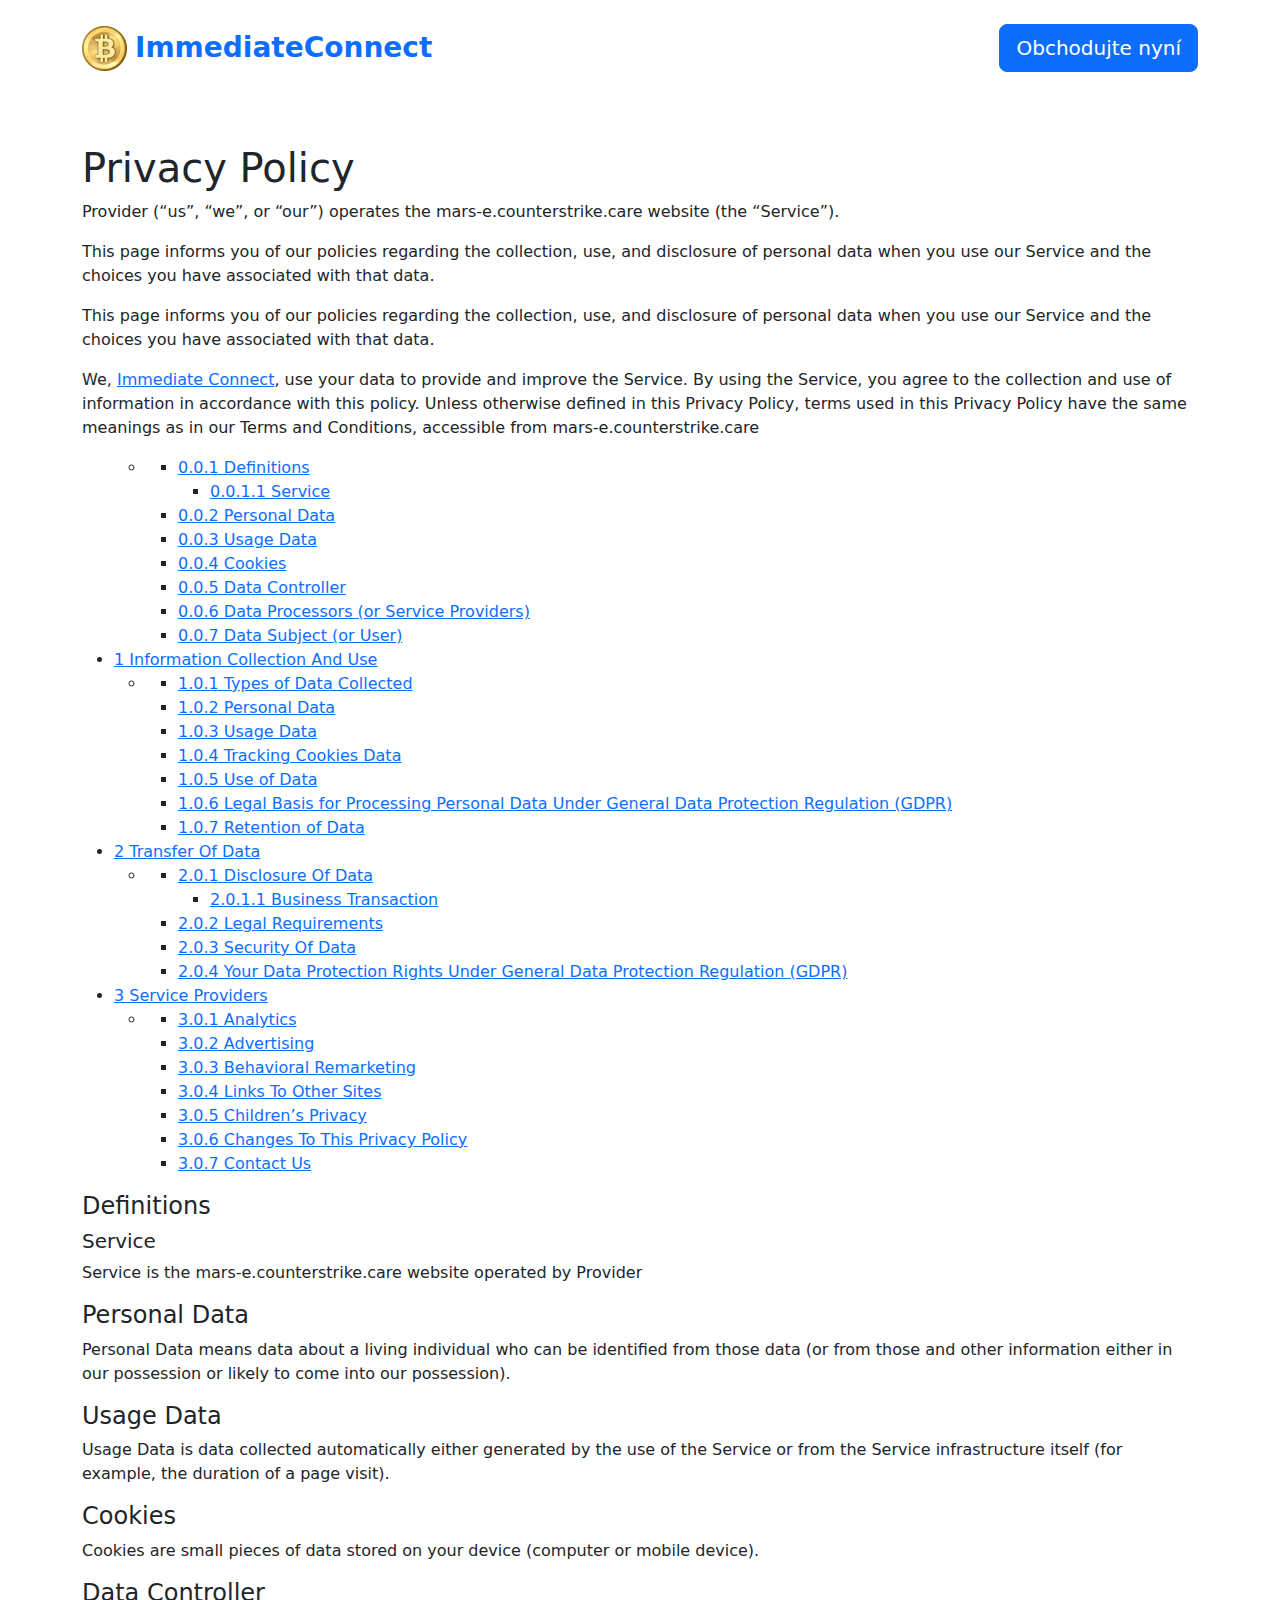
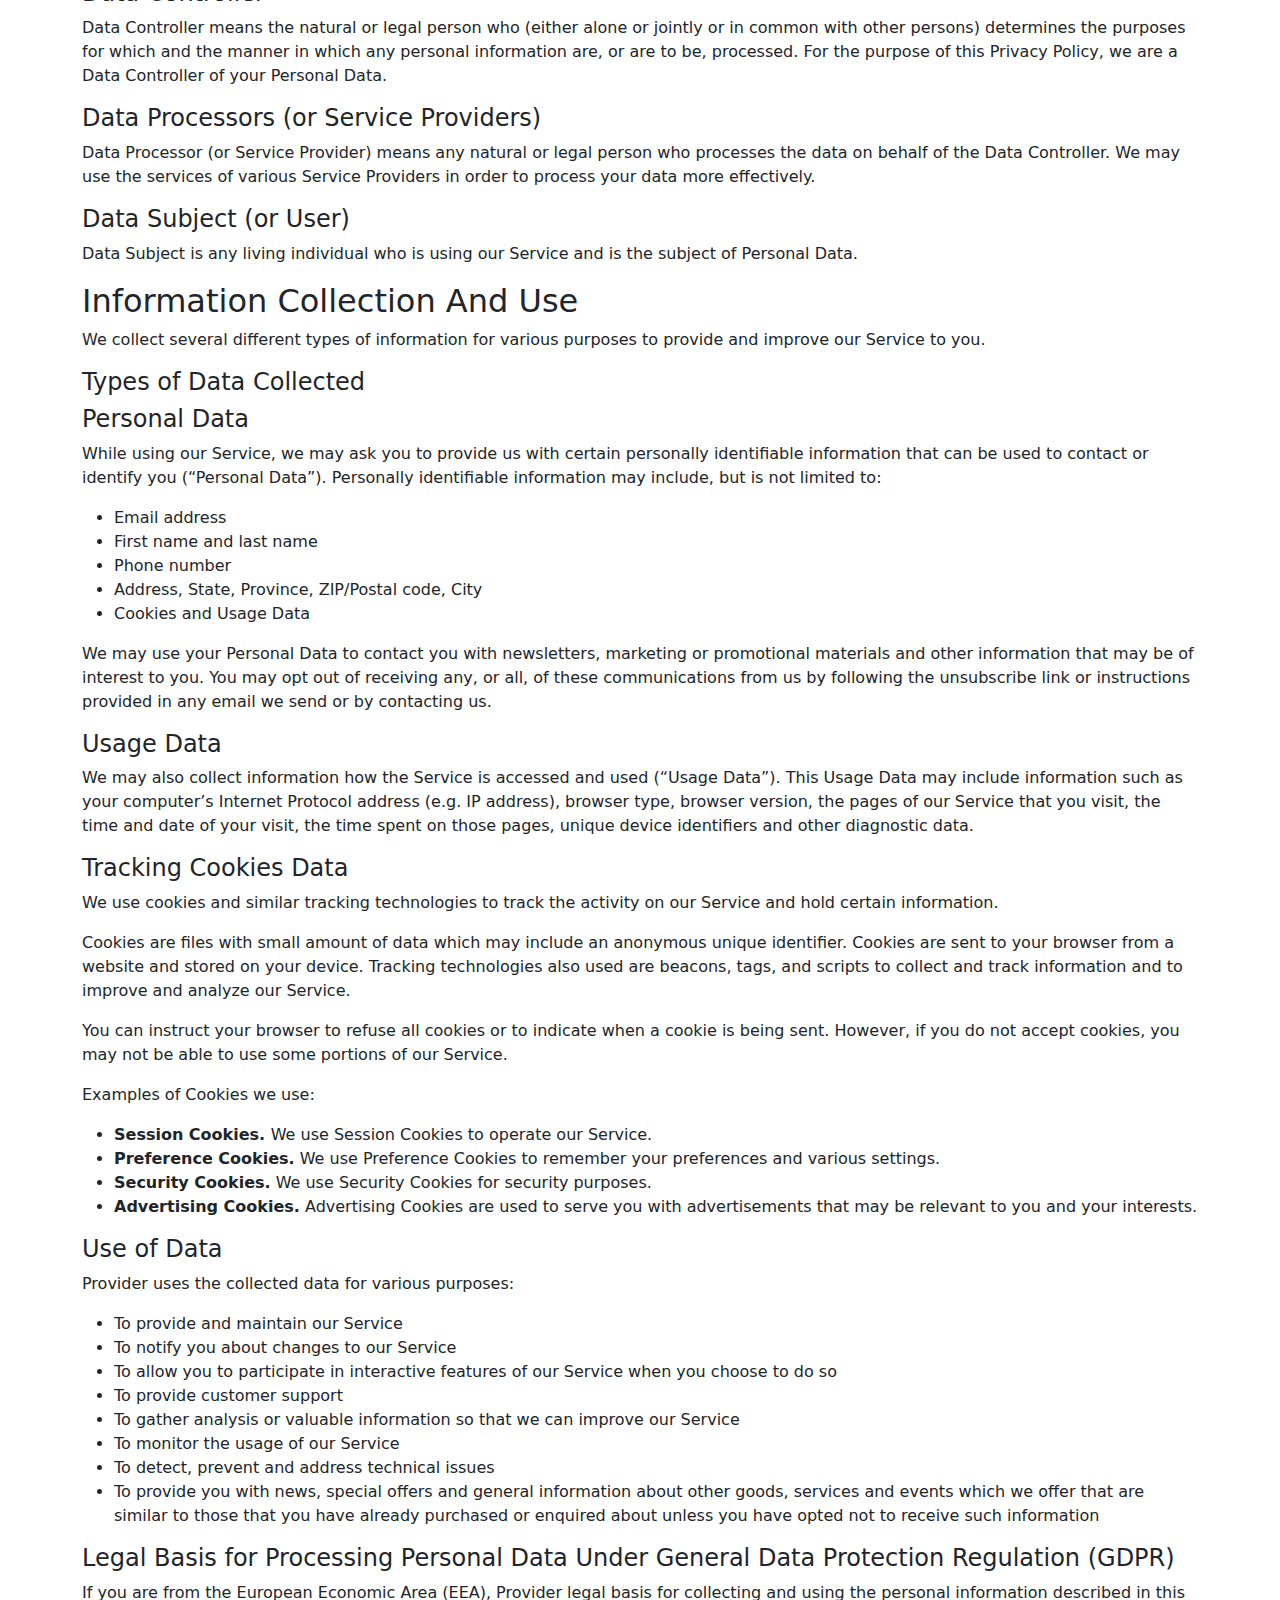
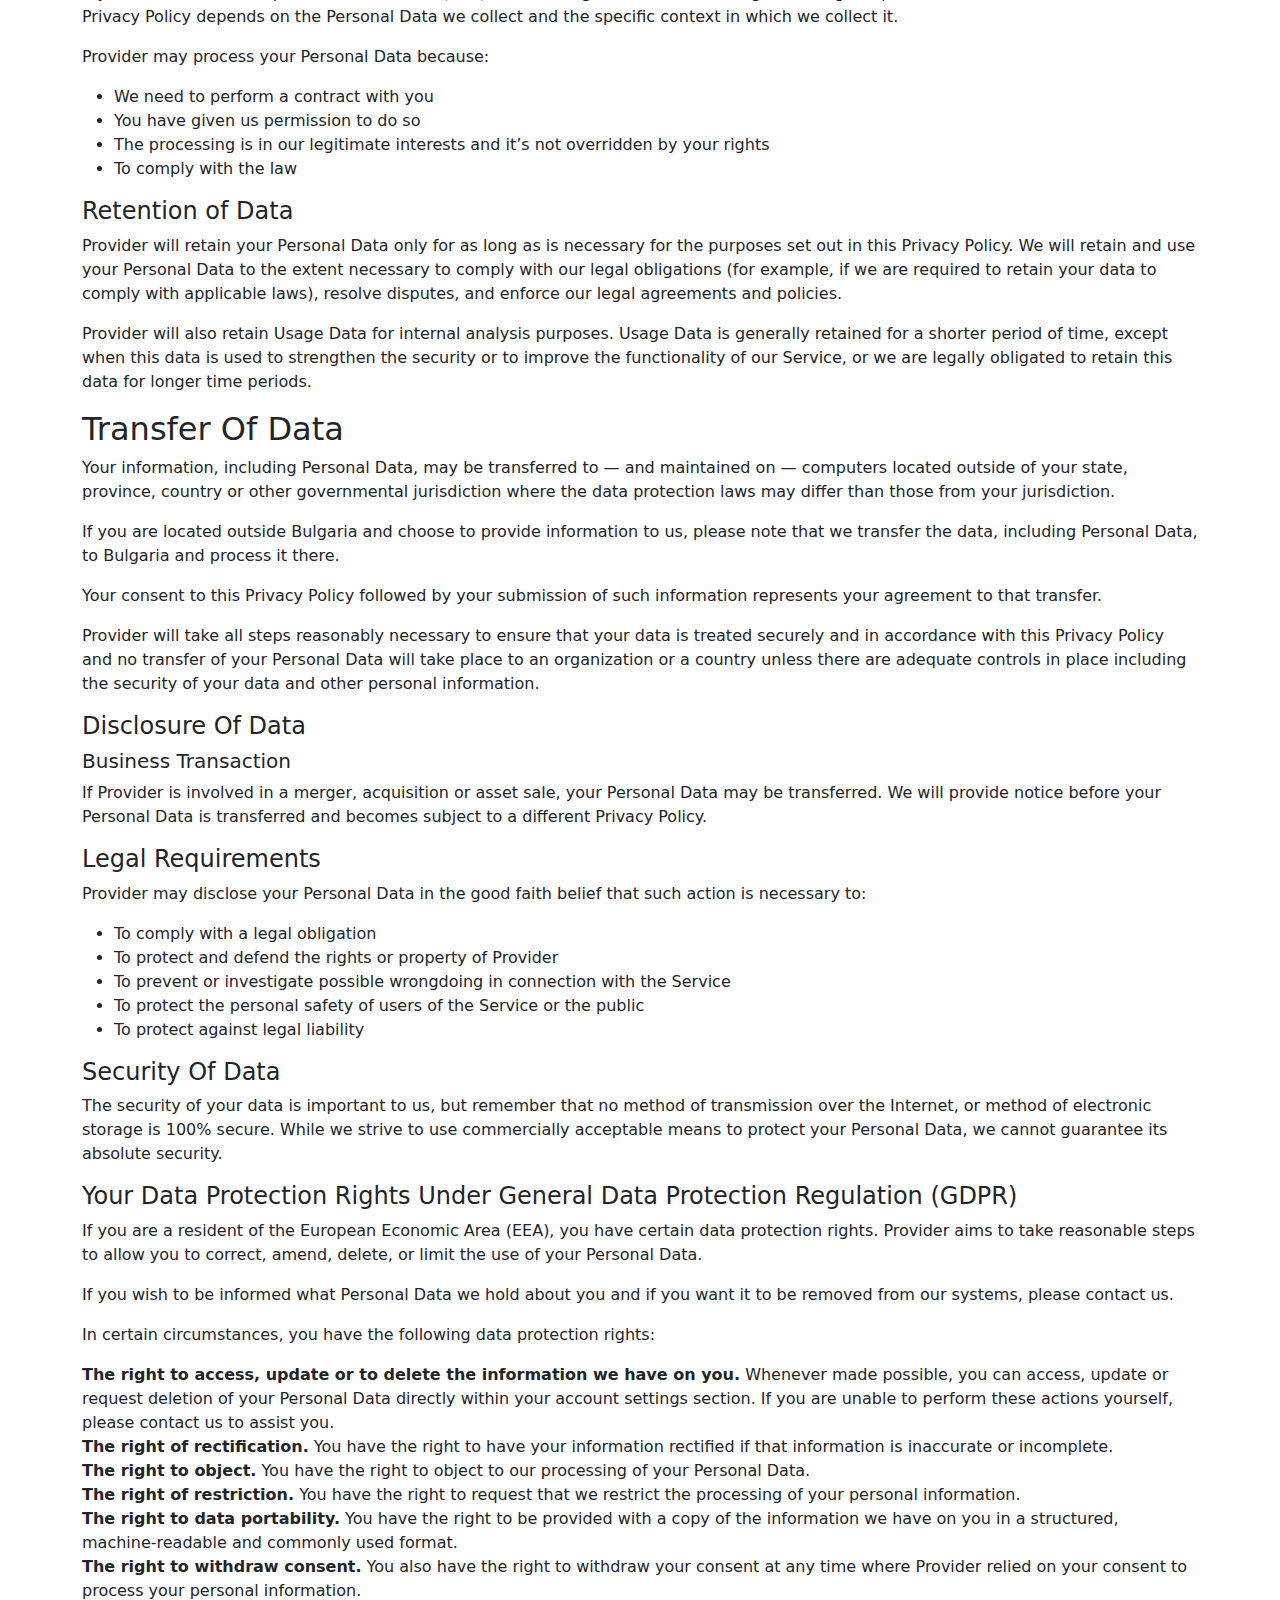
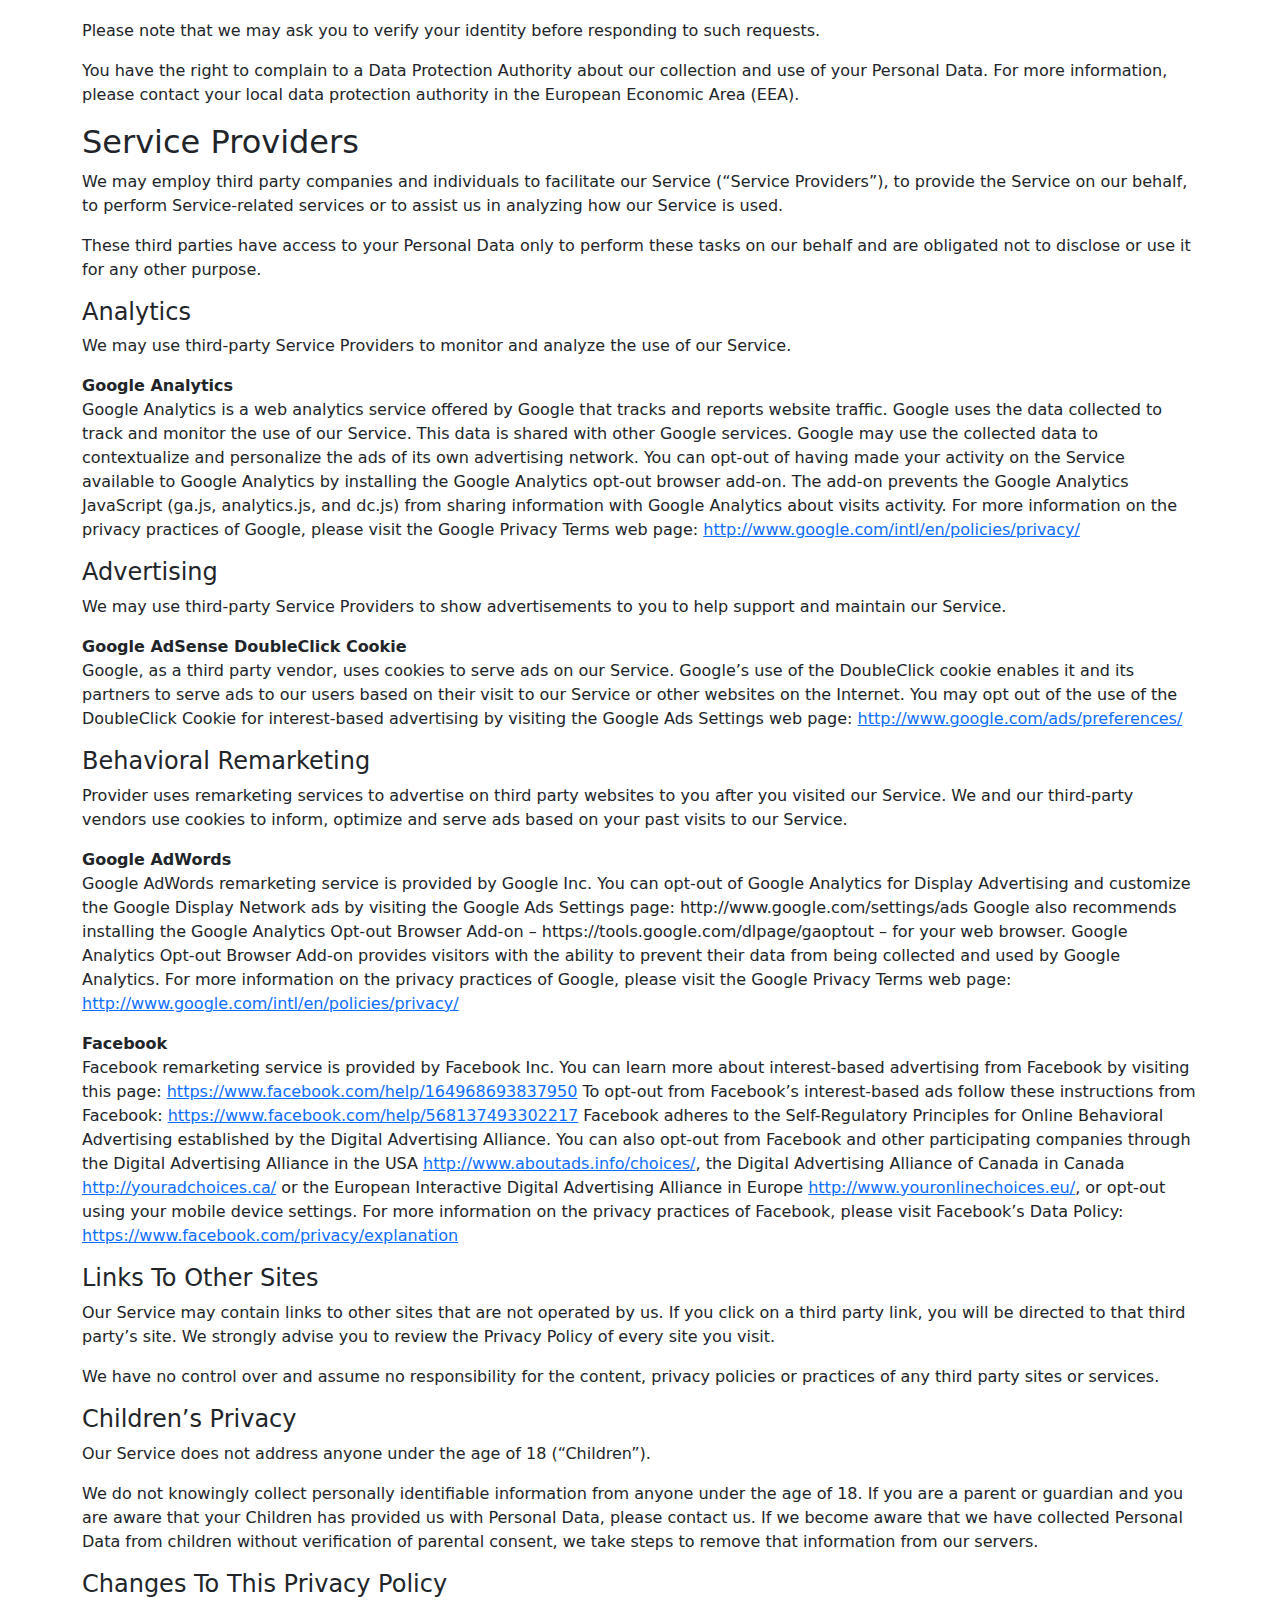
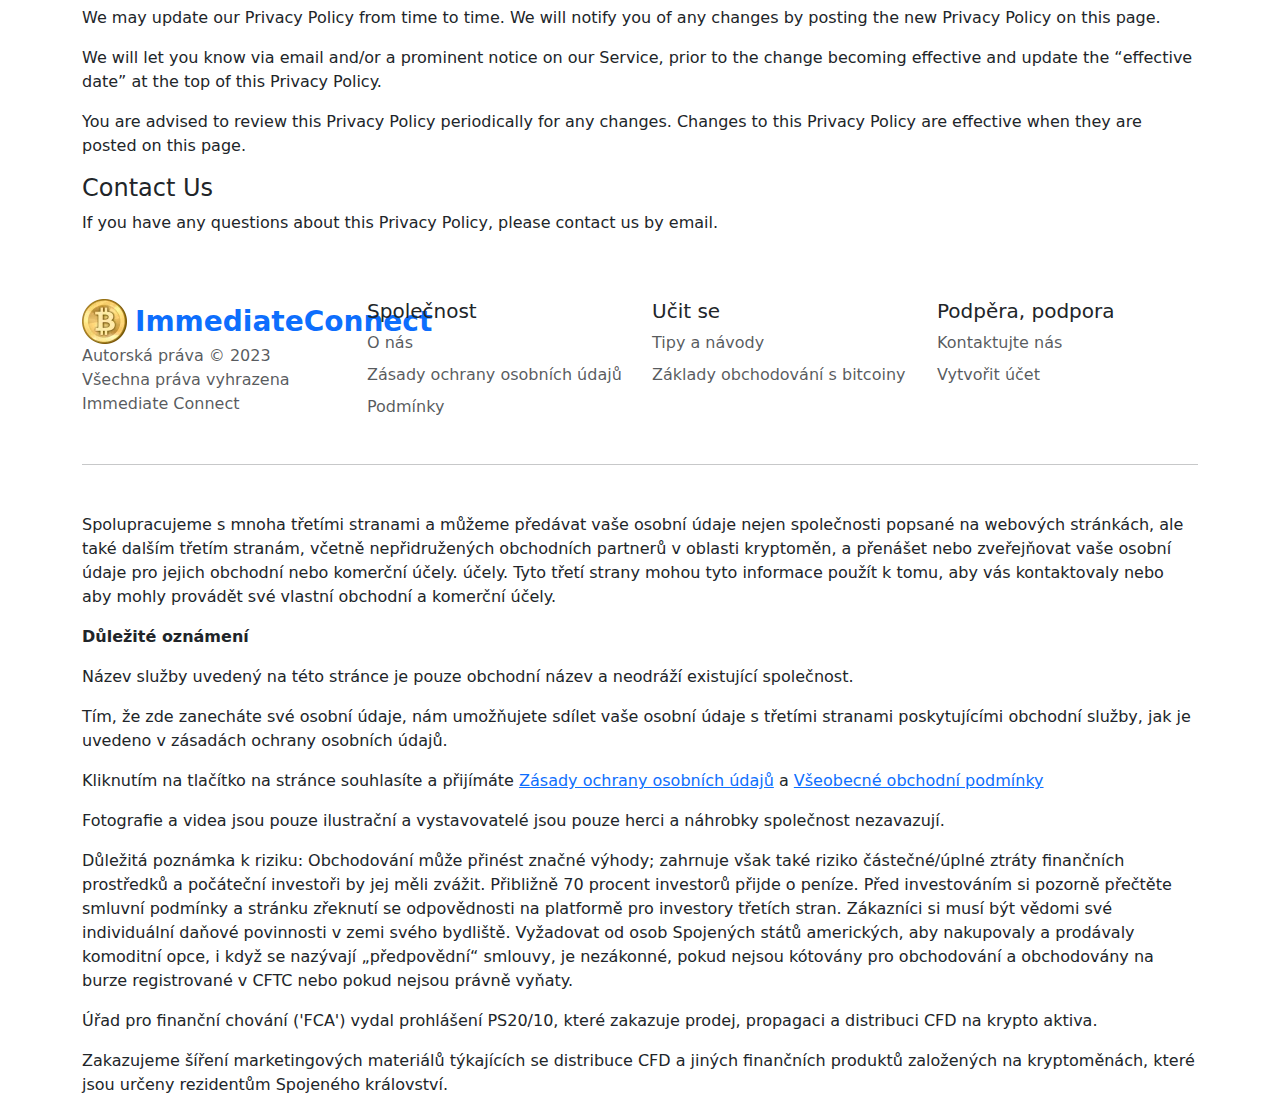
<file: privacy-policy.html>
<!DOCTYPE html>
<html lang="cs" dir="ltr">
<head>
    <meta charset="utf-8">
    <!-- Meta Pixel Code -->
    <script>
        !function(f,b,e,v,n,t,s)
        {if(f.fbq)return;n=f.fbq=function(){n.callMethod?
            n.callMethod.apply(n,arguments):n.queue.push(arguments)};
            if(!f._fbq)f._fbq=n;n.push=n;n.loaded=!0;n.version='2.0';
            n.queue=[];t=b.createElement(e);t.async=!0;
            t.src=v;s=b.getElementsByTagName(e)[0];
            s.parentNode.insertBefore(t,s)}(window, document,'script',
            'https://connect.facebook.net/en_US/fbevents.js');
        fbq('init', '303304779202097');
        fbq('track', 'PageView');
    </script>
    <noscript>
        <img height="1" width="1" style="display:none"
             src="https://www.facebook.com/tr?id=303304779202097&ev=PageView&noscript=1"
        />
    </noscript>
    <!-- End Meta Pixel Code -->
    <meta http-equiv="x-ua-compatible" content="ie=edge"/>
    <meta
            name="viewport"
            content="width=device-width, initial-scale=1, shrink-to-fit=no"
    />

    <link rel="icon" type="image/x-icon"
          href="https://immediate-connect.org/media/179/conversions/32_32_64e617e6cf171_Bitcoin.png"/>

    <meta name="robots" content="noindex, nofollow">

    <meta name="description"
          content="Hladký obchodní zážitek na Immediate Connect může obchodníkům pomoci stát se profesionálnějšími a může být schopen zlepšit své schopnosti."/>
    <meta name="og:title" content="Immediate Connect | Umožňuje obchodování s kryptoměnami jako profesionálové"/>
    <meta name="og:description"
          content="Hladký obchodní zážitek na Immediate Connect může obchodníkům pomoci stát se profesionálnějšími a může být schopen zlepšit své schopnosti."/>
    <meta name="og:type" content="website"/>
    <meta name="twitter:card" content="summary"/>
    <meta name="twitter:title" content="Immediate Connect | Umožňuje obchodování s kryptoměnami jako profesionálové"/>
    <meta name="twitter:description"
          content="Hladký obchodní zážitek na Immediate Connect může obchodníkům pomoci stát se profesionálnějšími a může být schopen zlepšit své schopnosti."/>
    <title>Immediate Connect | Umožňuje obchodování s kryptoměnami jako profesionálové</title>
    <link rel="alternate" href="https://immediate-connect.org/" hrefLang=en/>
    <link rel="alternate"
          href="https://immediate-connect.org/ar/privacy-policy/"
          hrefLang="ar"/>
    <link rel="alternate"
          href="https://immediate-connect.org/zh-TW/privacy-policy/"
          hrefLang="zh-TW"/>
    <link rel="alternate"
          href="https://immediate-connect.org/hr/privacy-policy/"
          hrefLang="hr"/>
    <link rel="alternate"
          href="privacy-policy.html"
          hrefLang="cs"/>
    <link rel="alternate"
          href="https://immediate-connect.org/da/privacy-policy/"
          hrefLang="da"/>
    <link rel="alternate"
          href="https://immediate-connect.org/nl/privacy-policy/"
          hrefLang="nl"/>
    <link rel="alternate"
          href="https://immediate-connect.org/et/privacy-policy/"
          hrefLang="et"/>
    <link rel="alternate"
          href="https://immediate-connect.org/fi/privacy-policy/"
          hrefLang="fi"/>
    <link rel="alternate"
          href="https://immediate-connect.org/fr/privacy-policy/"
          hrefLang="fr"/>
    <link rel="alternate"
          href="https://immediate-connect.org/el/privacy-policy/"
          hrefLang="el"/>
    <link rel="alternate"
          href="https://immediate-connect.org/hu/privacy-policy/"
          hrefLang="hu"/>
    <link rel="alternate"
          href="https://immediate-connect.org/it/privacy-policy/"
          hrefLang="it"/>
    <link rel="alternate"
          href="https://immediate-connect.org/ja/privacy-policy/"
          hrefLang="ja"/>
    <link rel="alternate"
          href="https://immediate-connect.org/ko/privacy-policy/"
          hrefLang="ko"/>
    <link rel="alternate"
          href="https://immediate-connect.org/lt/privacy-policy/"
          hrefLang="lt"/>
    <link rel="alternate"
          href="https://immediate-connect.org/ms/privacy-policy/"
          hrefLang="ms"/>
    <link rel="alternate"
          href="https://immediate-connect.org/no/privacy-policy/"
          hrefLang="no"/>
    <link rel="alternate"
          href="https://immediate-connect.org/pl/privacy-policy/"
          hrefLang="pl"/>
    <link rel="alternate"
          href="https://immediate-connect.org/pt/privacy-policy/"
          hrefLang="pt"/>
    <link rel="alternate"
          href="https://immediate-connect.org/ru/privacy-policy/"
          hrefLang="ru"/>
    <link rel="alternate"
          href="https://immediate-connect.org/sr/privacy-policy/"
          hrefLang="sr"/>
    <link rel="alternate"
          href="https://immediate-connect.org/sk/privacy-policy/"
          hrefLang="sk"/>
    <link rel="alternate"
          href="https://immediate-connect.org/sl/privacy-policy/"
          hrefLang="sl"/>
    <link rel="alternate"
          href="https://immediate-connect.org/es/privacy-policy/"
          hrefLang="es"/>
    <link rel="alternate"
          href="https://immediate-connect.org/sv/privacy-policy/"
          hrefLang="sv"/>
    <link rel="alternate"
          href="https://immediate-connect.org/th/privacy-policy/"
          hrefLang="th"/>
    <link rel="alternate"
          href="https://immediate-connect.org/tr/privacy-policy/"
          hrefLang="tr"/>
    <link rel="alternate"
          href="https://immediate-connect.org/uk/privacy-policy/"
          hrefLang="uk"/>
    <link rel="alternate"
          href="https://immediate-connect.org/vi/privacy-policy/"
          hrefLang="vi"/>
    <link rel="alternate"
          href="https://immediate-connect.org/de/privacy-policy/"
          hrefLang="de"/>

    <link rel="canonical" href="privacy-policy.html"/>

    <link rel="preconnect"
          href="https://fonts.gstatic.com"
          crossorigin/>
    <link
            rel="preload"
            as="style"
            href="https://fonts.googleapis.com/css?family=Open+Sans:300,400,600,700,800&display=swap"
    />
    <link
            rel="stylesheet"
            href="https://fonts.googleapis.com/css?family=Open+Sans:300,400,600,700,800&display=swap"
            media="print"
            onload="this.media = 'all';"
    />

    <link rel="preload" as="style" href="assets/index-d9b7af0b.css"/>
    <link rel="modulepreload" href="assets/app-6256b172.js"/>
    <link rel="stylesheet" href="assets/index-d9b7af0b.css"/>
    <script type="module" src="assets/app-6256b172.js"></script>
</head>
<body class="body">

<div class="container">
    <header dir="ltr" class="d-flex flex-wrap justify-content-between py-4">
        <a href="index.html"
           class="d-flex logo align-items-center mb-3 mb-md-0 me-md-auto text-dark text-decoration-none pe-2">
            <picture>
                <source srcset="assets/image/45_45_45__64e617e1d0b90_Bitcoin.webp" type="image/webp">
                <source srcset="assets/image/45__64e617e1d0b90_Bitcoin.png" type="image/png">
                <img src="assets/image/45__64e617e1d0b90_Bitcoin.png" loading="eager" width="45" height="45" alt="">
            </picture>
            <span class="text-primary mx-2 fs-3 fw-bolder">ImmediateConnect</span>
        </a>

        <ul class="nav nav-pills align-items-center">
            <li class="nav-item">
                <button type="button" class="btn btn-primary text-white btn-lg show-modal">
                    Obchodujte nyní
                </button>
            </li>
        </ul>
    </header>
</div>


<div class="container page-inner pt-5">
    <h1>Privacy Policy</h1>
    <main>
        <p><span class="b">Provider</span> (“us”, “we”, or “our”) operates the <span
                class="u">mars-e.counterstrike.care</span> website (the “Service”).</p>
        <p>This page informs you of our policies regarding the collection, use, and disclosure of personal data when you
            use our Service and the choices you have associated with that data.</p>
        <p>This page informs you of our policies regarding the collection, use, and disclosure of personal data when you
            use our Service and the choices you have associated with that data.</p>
        <p>We, <a href="./">Immediate Connect</a>, use your data to provide and improve the
            Service. By using the Service, you agree to the collection and use of information in accordance with this
            policy. Unless otherwise defined in this Privacy Policy, terms used in this Privacy Policy have the same
            meanings as in our Terms and Conditions, accessible from <span class="u">mars-e.counterstrike.care</span>
        </p>
        <div id="toc_container" class="no_bullets">
            <ul class="toc_list">
                <ul>
                    <li>
                        <ul>
                            <li><a href="privacy-policy.html#Definitions"><span
                                    class="toc_number toc_depth_3">0.0.1</span> Definitions</a>
                                <ul>
                                    <li><a href="privacy-policy.html#Service"><span class="toc_number toc_depth_4">0.0.1.1</span>
                                        Service</a></li>
                                </ul>
                            </li>
                            <li><a href="privacy-policy.html#Personal_Data"><span
                                    class="toc_number toc_depth_3">0.0.2</span> Personal Data</a></li>
                            <li><a href="privacy-policy.html#Usage_Data"><span
                                    class="toc_number toc_depth_3">0.0.3</span> Usage Data</a></li>
                            <li><a href="privacy-policy.html#Cookies"><span class="toc_number toc_depth_3">0.0.4</span>
                                Cookies</a></li>
                            <li><a href="privacy-policy.html#Data_Controller"><span
                                    class="toc_number toc_depth_3">0.0.5</span> Data Controller</a></li>
                            <li><a href="privacy-policy.html#Data_Processors_or_Service_Providers"><span
                                    class="toc_number toc_depth_3">0.0.6</span> Data Processors (or Service
                                Providers)</a></li>
                            <li><a href="privacy-policy.html#Data_Subject_or_User"><span class="toc_number toc_depth_3">0.0.7</span>
                                Data Subject (or User)</a></li>
                        </ul>
                    </li>
                </ul>
                <li><a href="privacy-policy.html#Information_Collection_And_Use"><span
                        class="toc_number toc_depth_1">1</span> Information Collection And Use</a>
                    <ul>
                        <li>
                            <ul>
                                <li><a href="privacy-policy.html#Types_of_Data_Collected"><span
                                        class="toc_number toc_depth_3">1.0.1</span> Types of Data Collected</a></li>
                                <li><a href="privacy-policy.html#Personal_Data-2"><span class="toc_number toc_depth_3">1.0.2</span>
                                    Personal Data</a></li>
                                <li><a href="privacy-policy.html#Usage_Data-2"><span class="toc_number toc_depth_3">1.0.3</span>
                                    Usage Data</a></li>
                                <li><a href="privacy-policy.html#Tracking_Cookies_Data"><span
                                        class="toc_number toc_depth_3">1.0.4</span> Tracking Cookies Data</a></li>
                                <li><a href="privacy-policy.html#Use_of_Data"><span
                                        class="toc_number toc_depth_3">1.0.5</span> Use of Data</a></li>
                                <li>
                                    <a href="privacy-policy.html#Legal_Basis_for_Processing_Personal_Data_Under_General_Data_Protection_Regulation_GDPR"><span
                                            class="toc_number toc_depth_3">1.0.6</span> Legal Basis for Processing
                                        Personal Data Under General Data Protection Regulation (GDPR)</a></li>
                                <li><a href="privacy-policy.html#Retention_of_Data"><span
                                        class="toc_number toc_depth_3">1.0.7</span> Retention of Data</a></li>
                            </ul>
                        </li>
                    </ul>
                </li>
                <li><a href="privacy-policy.html#Transfer_Of_Data"><span class="toc_number toc_depth_1">2</span>
                    Transfer Of Data</a>
                    <ul>
                        <li>
                            <ul>
                                <li><a href="privacy-policy.html#Disclosure_Of_Data"><span
                                        class="toc_number toc_depth_3">2.0.1</span> Disclosure Of Data</a>
                                    <ul>
                                        <li><a href="privacy-policy.html#Business_Transaction"><span
                                                class="toc_number toc_depth_4">2.0.1.1</span> Business Transaction</a>
                                        </li>
                                    </ul>
                                </li>
                                <li><a href="privacy-policy.html#Legal_Requirements"><span
                                        class="toc_number toc_depth_3">2.0.2</span> Legal Requirements</a></li>
                                <li><a href="privacy-policy.html#Security_Of_Data"><span class="toc_number toc_depth_3">2.0.3</span>
                                    Security Of Data</a></li>
                                <li>
                                    <a href="privacy-policy.html#Your_Data_Protection_Rights_Under_General_Data_Protection_Regulation_GDPR"><span
                                            class="toc_number toc_depth_3">2.0.4</span> Your Data Protection Rights
                                        Under General Data Protection Regulation (GDPR)</a></li>
                            </ul>
                        </li>
                    </ul>
                </li>
                <li><a href="privacy-policy.html#Service_Providers"><span class="toc_number toc_depth_1">3</span>
                    Service Providers</a>
                    <ul>
                        <li>
                            <ul>
                                <li><a href="privacy-policy.html#Analytics"><span
                                        class="toc_number toc_depth_3">3.0.1</span> Analytics</a></li>
                                <li><a href="privacy-policy.html#Advertising"><span
                                        class="toc_number toc_depth_3">3.0.2</span> Advertising</a></li>
                                <li><a href="privacy-policy.html#Behavioral_Remarketing"><span
                                        class="toc_number toc_depth_3">3.0.3</span> Behavioral Remarketing</a></li>
                                <li><a href="privacy-policy.html#Links_To_Other_Sites"><span
                                        class="toc_number toc_depth_3">3.0.4</span> Links To Other Sites</a></li>
                                <li><a href="privacy-policy.html#Children8217s_Privacy"><span
                                        class="toc_number toc_depth_3">3.0.5</span> Children’s Privacy</a></li>
                                <li><a href="privacy-policy.html#Changes_To_This_Privacy_Policy"><span
                                        class="toc_number toc_depth_3">3.0.6</span> Changes To This Privacy Policy</a>
                                </li>
                                <li><a href="privacy-policy.html#Contact_Us"><span
                                        class="toc_number toc_depth_3">3.0.7</span> Contact Us</a></li>
                            </ul>
                        </li>
                    </ul>
                </li>
            </ul>
        </div>
        <h4><span id="Definitions">Definitions</span></h4><h5><span id="Service">Service</span></h5>
        <p>Service is the <span class="u">mars-e.counterstrike.care</span> website operated by <span
                class="b">Provider</span></p><h4><span id="Personal_Data">Personal Data</span></h4>
        <p>Personal Data means data about a living individual who can be identified from those data (or from those and
            other information either in our possession or likely to come into our possession).</p><h4><span
            id="Usage_Data">Usage Data</span></h4>
        <p>Usage Data is data collected automatically either generated by the use of the Service or from the Service
            infrastructure itself (for example, the duration of a page visit).</p><h4><span id="Cookies">Cookies</span>
    </h4>
        <p>Cookies are small pieces of data stored on your device (computer or mobile device).</p><h4><span
            id="Data_Controller">Data Controller</span></h4>
        <p>Data Controller means the natural or legal person who (either alone or jointly or in common with other
            persons) determines the purposes for which and the manner in which any personal information are, or are to
            be, processed. For the purpose of this Privacy Policy, we are a Data Controller of your Personal Data.</p>
        <h4><span id="Data_Processors_or_Service_Providers">Data Processors (or Service Providers)</span></h4>
        <p>Data Processor (or Service Provider) means any natural or legal person who processes the data on behalf of
            the Data Controller. We may use the services of various Service Providers in order to process your data more
            effectively.</p><h4><span id="Data_Subject_or_User">Data Subject (or User)</span></h4>
        <p>Data Subject is any living individual who is using our Service and is the subject of Personal Data.</p>
        <h2><span id="Information_Collection_And_Use">Information Collection And Use</span></h2>
        <p>We collect several different types of information for various purposes to provide and improve our Service to
            you.</p><h4><span id="Types_of_Data_Collected">Types of Data Collected</span></h4><h4><span
            id="Personal_Data-2">Personal Data</span></h4>
        <p>While using our Service, we may ask you to provide us with certain personally identifiable information that
            can be used to contact or identify you (“Personal Data”). Personally identifiable information may include,
            but is not limited to:</p>
        <ul>
            <li>Email address</li>
            <li>First name and last name</li>
            <li>Phone number</li>
            <li>Address, State, Province, ZIP/Postal code, City</li>
            <li>Cookies and Usage Data</li>
        </ul>
        <p>We may use your Personal Data to contact you with newsletters, marketing or promotional materials and other
            information that may be of interest to you. You may opt out of receiving any, or all, of these
            communications from us by following the unsubscribe link or instructions provided in any email we send or by
            contacting us.</p><h4><span id="Usage_Data-2">Usage Data</span></h4>
        <p>We may also collect information how the Service is accessed and used (“Usage Data”). This Usage Data may
            include information such as your computer’s Internet Protocol address (e.g. IP address), browser type,
            browser version, the pages of our Service that you visit, the time and date of your visit, the time spent on
            those pages, unique device identifiers and other diagnostic data.</p><h4><span id="Tracking_Cookies_Data">Tracking Cookies Data</span>
    </h4>
        <p>We use cookies and similar tracking technologies to track the activity on our Service and hold certain
            information.</p>
        <p>Cookies are files with small amount of data which may include an anonymous unique identifier. Cookies are
            sent to your browser from a website and stored on your device. Tracking technologies also used are beacons,
            tags, and scripts to collect and track information and to improve and analyze our Service.</p>
        <p>You can instruct your browser to refuse all cookies or to indicate when a cookie is being sent. However, if
            you do not accept cookies, you may not be able to use some portions of our Service.</p>
        <p>Examples of Cookies we use:</p>
        <ul>
            <li><strong>Session Cookies. </strong>We use Session Cookies to operate our Service.</li>
            <li><strong>Preference Cookies.</strong> We use Preference Cookies to remember your preferences and various
                settings.
            </li>
            <li><strong>Security Cookies.</strong> We use Security Cookies for security purposes.</li>
            <li><strong>Advertising Cookies.</strong> Advertising Cookies are used to serve you with advertisements that
                may be relevant to you and your interests.
            </li>
        </ul>
        <h4><span id="Use_of_Data">Use of Data</span></h4>
        <p><span class="b">Provider</span> uses the collected data for various purposes:</p>
        <ul>
            <li>To provide and maintain our Service</li>
            <li>To notify you about changes to our Service</li>
            <li>To allow you to participate in interactive features of our Service when you choose to do so</li>
            <li>To provide customer support</li>
            <li>To gather analysis or valuable information so that we can improve our Service</li>
            <li>To monitor the usage of our Service</li>
            <li>To detect, prevent and address technical issues</li>
            <li>To provide you with news, special offers and general information about other goods, services and events
                which we offer that are similar to those that you have already purchased or enquired about unless you
                have opted not to receive such information
            </li>
        </ul>
        <h4><span id="Legal_Basis_for_Processing_Personal_Data_Under_General_Data_Protection_Regulation_GDPR">Legal Basis for Processing Personal Data Under General Data Protection Regulation (GDPR)</span>
        </h4>
        <p>If you are from the European Economic Area (EEA), <span class="b">Provider</span> legal basis for collecting
            and using the personal information described in this Privacy Policy depends on the Personal Data we collect
            and the specific context in which we collect it.</p>
        <p><span class="b">Provider</span> may process your Personal Data because:</p>
        <ul>
            <li>We need to perform a contract with you</li>
            <li>You have given us permission to do so</li>
            <li>The processing is in our legitimate interests and it’s not overridden by your rights</li>
            <li>To comply with the law</li>
        </ul>
        <h4><span id="Retention_of_Data">Retention of Data</span></h4>
        <p><span class="b">Provider</span> will retain your Personal Data only for as long as is necessary for the
            purposes set out in this Privacy Policy. We will retain and use your Personal Data to the extent necessary
            to comply with our legal obligations (for example, if we are required to retain your data to comply with
            applicable laws), resolve disputes, and enforce our legal agreements and policies.</p>
        <p><span class="b">Provider</span> will also retain Usage Data for internal analysis purposes. Usage Data is
            generally retained for a shorter period of time, except when this data is used to strengthen the security or
            to improve the functionality of our Service, or we are legally obligated to retain this data for longer time
            periods.</p>
        <h2><span id="Transfer_Of_Data">Transfer Of Data</span></h2>
        <p>Your information, including Personal Data, may be transferred to — and maintained on — computers located
            outside of your state, province, country or other governmental jurisdiction where the data protection laws
            may differ than those from your jurisdiction.</p>
        <p>If you are located outside Bulgaria and choose to provide information to us, please note that we transfer the
            data, including Personal Data, to Bulgaria and process it there.</p>
        <p>Your consent to this Privacy Policy followed by your submission of such information represents your agreement
            to that transfer.</p>
        <p><span class="b">Provider</span> will take all steps reasonably necessary to ensure that your data is treated
            securely and in accordance with this Privacy Policy and no transfer of your Personal Data will take place to
            an organization or a country unless there are adequate controls in place including the security of your data
            and other personal information.</p><h4><span id="Disclosure_Of_Data">Disclosure Of Data</span></h4><h5><span
            id="Business_Transaction">Business Transaction</span></h5>
        <p>If <span class="b">Provider</span> is involved in a merger, acquisition or asset sale, your Personal Data may
            be transferred. We will provide notice before your Personal Data is transferred and becomes subject to a
            different Privacy Policy.</p><h4><span id="Legal_Requirements">Legal Requirements</span></h4>
        <p><span class="b">Provider</span> may disclose your Personal Data in the good faith belief that such action is
            necessary to:</p>
        <ul>
            <li>To comply with a legal obligation</li>
            <li>To protect and defend the rights or property of <span class="b">Provider</span></li>
            <li>To prevent or investigate possible wrongdoing in connection with the Service</li>
            <li>To protect the personal safety of users of the Service or the public</li>
            <li>To protect against legal liability</li>
        </ul>
        <h4><span id="Security_Of_Data">Security Of Data</span></h4>
        <p>The security of your data is important to us, but remember that no method of transmission over the Internet,
            or method of electronic storage is 100% secure. While we strive to use commercially acceptable means to
            protect your Personal Data, we cannot guarantee its absolute security.</p><h4><span
            id="Your_Data_Protection_Rights_Under_General_Data_Protection_Regulation_GDPR">Your Data Protection Rights Under General Data Protection Regulation (GDPR)</span>
    </h4>
        <p>If you are a resident of the European Economic Area (EEA), you have certain data protection rights. <span
                class="b">Provider</span> aims to take reasonable steps to allow you to correct, amend, delete, or limit
            the use of your Personal Data.</p>
        <p>If you wish to be informed what Personal Data we hold about you and if you want it to be removed from our
            systems, please contact us.</p>
        <p>In certain circumstances, you have the following data protection rights:</p>
        <p><strong>The right to access, update or to delete the information we have on you.</strong> Whenever made
            possible, you can access, update or request deletion of your Personal Data directly within your account
            settings section. If you are unable to perform these actions yourself, please contact us to assist you.<br>
            <strong>The right of rectification.</strong> You have the right to have your information rectified if that
            information is inaccurate or incomplete.<br> <strong>The right to object.</strong> You have the right to
            object to our processing of your Personal Data.<br> <strong>The right of restriction.</strong> You have the
            right to request that we restrict the processing of your personal information.<br> <strong>The right to data
                portability.</strong> You have the right to be provided with a copy of the information we have on you in
            a structured, machine-readable and commonly used format.<br> <strong>The right to withdraw consent.</strong>
            You also have the right to withdraw your consent at any time where <span class="b">Provider</span> relied on
            your consent to process your personal information.</p>
        <p>Please note that we may ask you to verify your identity before responding to such requests.</p>
        <p>You have the right to complain to a Data Protection Authority about our collection and use of your Personal
            Data. For more information, please contact your local data protection authority in the European Economic
            Area (EEA).</p>
        <h2><span id="Service_Providers">Service Providers</span></h2>
        <p>We may employ third party companies and individuals to facilitate our Service (“Service Providers”), to
            provide the Service on our behalf, to perform Service-related services or to assist us in analyzing how our
            Service is used.</p>
        <p>These third parties have access to your Personal Data only to perform these tasks on our behalf and are
            obligated not to disclose or use it for any other purpose.</p><h4><span id="Analytics">Analytics</span></h4>
        <p>We may use third-party Service Providers to monitor and analyze the use of our Service.</p>
        <p><strong>Google Analytics</strong><br> Google Analytics is a web analytics service offered by Google that
            tracks and reports website traffic. Google uses the data collected to track and monitor the use of our
            Service. This data is shared with other Google services. Google may use the collected data to contextualize
            and personalize the ads of its own advertising network. You can opt-out of having made your activity on the
            Service available to Google Analytics by installing the Google Analytics opt-out browser add-on. The add-on
            prevents the Google Analytics JavaScript (ga.js, analytics.js, and dc.js) from sharing information with
            Google Analytics about visits activity. For more information on the privacy practices of Google, please
            visit the Google Privacy Terms web page: <a href="https://www.google.com/intl/en/policies/privacy/"
                                                        target="_blank" rel="noopener">http://www.google.com/intl/en/policies/privacy/</a>
        </p><h4><span id="Advertising">Advertising</span></h4>
        <p>We may use third-party Service Providers to show advertisements to you to help support and maintain our
            Service.</p>
        <p><strong>Google AdSense DoubleClick Cookie</strong><br> Google, as a third party vendor, uses cookies to serve
            ads on our Service. Google’s use of the DoubleClick cookie enables it and its partners to serve ads to our
            users based on their visit to our Service or other websites on the Internet. You may opt out of the use of
            the DoubleClick Cookie for interest-based advertising by visiting the Google Ads Settings web page: <a
                    href="https://www.google.com/ads/preferences/" target="_blank" rel="noopener">http://www.google.com/ads/preferences/</a>
        </p><h4><span id="Behavioral_Remarketing">Behavioral Remarketing</span></h4>
        <p><span class="b">Provider</span> uses remarketing services to advertise on third party websites to you after
            you visited our Service. We and our third-party vendors use cookies to inform, optimize and serve ads based
            on your past visits to our Service.</p>
        <p><strong>Google AdWords</strong><br> Google AdWords remarketing service is provided by Google Inc. You can
            opt-out of Google Analytics for Display Advertising and customize the Google Display Network ads by visiting
            the Google Ads Settings page: http://www.google.com/settings/ads Google also recommends installing the
            Google Analytics Opt-out Browser Add-on – https://tools.google.com/dlpage/gaoptout – for your web browser.
            Google Analytics Opt-out Browser Add-on provides visitors with the ability to prevent their data from being
            collected and used by Google Analytics. For more information on the privacy practices of Google, please
            visit the Google Privacy Terms web page: <a href="https://www.google.com/intl/en/policies/privacy/"
                                                        target="_blank" rel="noopener">http://www.google.com/intl/en/policies/privacy/</a>
        </p>
        <p><strong>Facebook</strong><br> Facebook remarketing service is provided by Facebook Inc. You can learn more
            about interest-based advertising from Facebook by visiting this page: <a
                    href="https://www.facebook.com/help/164968693837950" target="_blank" rel="noopener">https://www.facebook.com/help/164968693837950</a>
            To opt-out from Facebook’s interest-based ads follow these instructions from Facebook: <a
                    href="https://www.facebook.com/help/568137493302217" target="_blank" rel="noopener">https://www.facebook.com/help/568137493302217</a>
            Facebook adheres to the Self-Regulatory Principles for Online Behavioral Advertising established by the
            Digital Advertising Alliance. You can also opt-out from Facebook and other participating companies through
            the Digital Advertising Alliance in the USA <a href="http://www.aboutads.info/choices/" target="_blank"
                                                           rel="noopener">http://www.aboutads.info/choices/</a>, the
            Digital Advertising Alliance of Canada in Canada <a href="http://youradchoices.ca/" target="_blank"
                                                                rel="noopener">http://youradchoices.ca/</a> or the
            European Interactive Digital Advertising Alliance in Europe <a href="http://www.youronlinechoices.eu/"
                                                                           target="_blank" rel="noopener">http://www.youronlinechoices.eu/</a>,
            or opt-out using your mobile device settings. For more information on the privacy practices of Facebook,
            please visit Facebook’s Data Policy: <a href="https://www.facebook.com/privacy/explanation" target="_blank"
                                                    rel="noopener">https://www.facebook.com/privacy/explanation</a></p>
        <h4><span id="Links_To_Other_Sites">Links To Other Sites</span></h4>
        <p>Our Service may contain links to other sites that are not operated by us. If you click on a third party link,
            you will be directed to that third party’s site. We strongly advise you to review the Privacy Policy of
            every site you visit.</p>
        <p>We have no control over and assume no responsibility for the content, privacy policies or practices of any
            third party sites or services.</p><h4><span id="Children8217s_Privacy">Children’s Privacy</span></h4>
        <p>Our Service does not address anyone under the age of 18 (“Children”).</p>
        <p>We do not knowingly collect personally identifiable information from anyone under the age of 18. If you are a
            parent or guardian and you are aware that your Children has provided us with Personal Data, please contact
            us. If we become aware that we have collected Personal Data from children without verification of parental
            consent, we take steps to remove that information from our servers.</p><h4><span
            id="Changes_To_This_Privacy_Policy">Changes To This Privacy Policy</span></h4>
        <p>We may update our Privacy Policy from time to time. We will notify you of any changes by posting the new
            Privacy Policy on this page.</p>
        <p>We will let you know via email and/or a prominent notice on our Service, prior to the change becoming
            effective and update the “effective date” at the top of this Privacy Policy.</p>
        <p>You are advised to review this Privacy Policy periodically for any changes. Changes to this Privacy Policy
            are effective when they are posted on this page.</p><h4><span id="Contact_Us">Contact Us</span></h4>
        <p>If you have any questions about this Privacy Policy, please contact us by email.</p>
    </main>
</div>


<footer class="container">
    <div class=" row row-cols-1 row-cols-md-2 row-cols-xl-4 pt-5">
        <div class="col mb-3">
            <a href="index.html"
               class="d-flex logo align-items-center mb-3 mb-md-0 me-md-auto text-dark text-decoration-none pe-2">
                <picture>
                    <source srcset="assets/image/45_45_45__64e617e1d0b90_Bitcoin.webp" type="image/webp">
                    <source srcset="assets/image/45__64e617e1d0b90_Bitcoin.png" type="image/png">
                    <img src="assets/image/45__64e617e1d0b90_Bitcoin.png" loading="lazy" width="45" height="45"
                         alt="">
                </picture>
                <span class="text-primary mx-2 fs-3 fw-bolder">ImmediateConnect</span>
            </a>
            <p class="text-muted">Autorská práva © 2023 Všechna práva vyhrazena Immediate Connect</p>
        </div>
        <div class="col mb-3">
            <h5>Společnost</h5>
            <ul class="nav flex-column">
                <li class="nav-item mb-2">
                    <a href="about-us.html" class="nav-link p-0 text-muted">
                        O nás
                    </a>
                </li>
                <li class="nav-item mb-2">
                    <a href="privacy-policy.html" class="nav-link p-0 text-muted">
                        Zásady ochrany osobních údajů
                    </a>
                </li>
                <li class="nav-item mb-2">
                    <a href="terms-of-use.html" class="nav-link p-0 text-muted">
                        Podmínky
                    </a>
                </li>
            </ul>
        </div>
        <div class="col mb-3">
            <h5>Učit se</h5>
            <ul class="nav flex-column">
                <li class="nav-item mb-2">
                    <a href="tips-tutorials.html" class="nav-link p-0 text-muted">
                        Tipy a návody
                    </a>
                </li>
                <li class="nav-item mb-2">
                    <a href="crypto-basics.html" class="nav-link p-0 text-muted">
                        Základy obchodování s bitcoiny
                    </a>
                </li>
            </ul>
        </div>
        <div class="col mb-3">
            <h5>Podpěra, podpora</h5>
            <ul class="nav flex-column">
                <li class="nav-item mb-2">
                    <a href="contact-us.html" class="nav-link p-0 text-muted">
                        Kontaktujte nás
                    </a>
                </li>
                <li class="nav-item mb-2">
                    <a href="login.html" class="nav-link p-0 text-muted">
                        Vytvořit účet
                    </a>
                </li>
            </ul>
        </div>
    </div>
    <hr class="mb-5"/>
    <p>Spolupracujeme s mnoha třetími stranami a můžeme předávat vaše osobní údaje nejen společnosti popsané na webových
        stránkách, ale také dalším třetím stranám, včetně nepřidružených obchodních partnerů v oblasti kryptoměn, a
        přenášet nebo zveřejňovat vaše osobní údaje pro jejich obchodní nebo komerční účely. účely. Tyto třetí strany
        mohou tyto informace použít k tomu, aby vás kontaktovaly nebo aby mohly provádět své vlastní obchodní a komerční
        účely.</p>
    <p></p>
    <p><strong>Důležité oznámení</strong></p>
    <p></p>
    <p>Název služby uvedený na této stránce je pouze obchodní název a neodráží existující společnost.</p>
    <p></p>
    <p>Tím, že zde zanecháte své osobní údaje, nám umožňujete sdílet vaše osobní údaje s třetími stranami poskytujícími
        obchodní služby, jak je uvedeno v zásadách ochrany osobních údajů.</p>
    <p></p>
    <p>Kliknutím na tlačítko na stránce souhlasíte a přijímáte <a
            href="https://jupiter-e.bstcorlon.care/terms/privacy.html">Zásady ochrany osobních údajů</a> a <a
            href="https://jupiter-e.bstcorlon.care/terms/tandcs.html">Všeobecné obchodní podmínky</a></p>
    <p></p>
    <p>Fotografie a videa jsou pouze ilustrační a vystavovatelé jsou pouze herci a náhrobky společnost nezavazují.</p>
    <p></p>
    <p>Důležitá poznámka k riziku: Obchodování může přinést značné výhody; zahrnuje však také riziko částečné/úplné
        ztráty finančních prostředků a počáteční investoři by jej měli zvážit. Přibližně 70 procent investorů přijde o
        peníze. Před investováním si pozorně přečtěte smluvní podmínky a stránku zřeknutí se odpovědnosti na platformě
        pro investory třetích stran. Zákazníci si musí být vědomi své individuální daňové povinnosti v zemi svého
        bydliště. Vyžadovat od osob Spojených států amerických, aby nakupovaly a prodávaly komoditní opce, i když se
        nazývají „předpovědní“ smlouvy, je nezákonné, pokud nejsou kótovány pro obchodování a obchodovány na burze
        registrované v CFTC nebo pokud nejsou právně vyňaty.</p>
    <p></p>
    <p>Úřad pro finanční chování ('FCA') vydal prohlášení PS20/10, které zakazuje prodej, propagaci a distribuci CFD na
        krypto aktiva.</p>
    <p></p>
    <p>Zakazujeme šíření marketingových materiálů týkajících se distribuce CFD a jiných finančních produktů založených
        na kryptoměnách, které jsou určeny rezidentům Spojeného království.</p>
</footer>


<div dir="ltr" class="modal">
    <div class="modal__content __form" style="position:relative;">
        <div class="signup-form-fx rounded-fx theme-white">
            <h3>Create an account</h3>
            <div class="form-box">
                <form class="offer-lander-form dr-form2">
                    <div class="form-group-fx" pattern="[a-zA-Z ]+">
                        <div class="input-group">
                            <input
                                    oninput="validateFirstName2(this)"
                                    required=""
                                    type="text"
                                    name="firstname"
                                    placeholder="First name"
                                    class="form-control-fx form__input first-name"
                                    pattern="[a-zA-Z ]+"
                            >
                        </div>
                        <div class="error f-name2" data-error-status="inactive" data-for-error="first_name">Vaše
                            křestní jméno je příliš krátké (alespoň 2 znaky)
                        </div>
                    </div>
                    <div class="form-group-fx" pattern="[a-zA-Z ]+">
                        <div class="input-group">
                            <input
                                    oninput="validateLastName2(this)"
                                    required=""
                                    type="text"
                                    name="lastname"
                                    placeholder="Last name"
                                    class="form-control-fx form__input last-name "
                                    pattern="[a-zA-Z ]+"
                            >
                        </div>
                        <div class="error l-name2" data-error-status="inactive" data-for-error="last_name">Vaše
                            příjmení je příliš krátké (alespoň 2 znaky)
                        </div>
                    </div>
                    <div class="form-group-fx">
                        <div class="input-group">
                            <input
                                    oninput="validateEmail2(this)"
                                    required=""
                                    type="email"
                                    name="email"
                                    placeholder="Email"
                                    class="form-control-fx form__input email"

                            >
                        </div>
                        <div class="error email2" data-error-status="inactive" data-for-error="email">Zadejte prosím
                            svou skutečnou e-mailovou adresu (příklad@email.com)
                        </div>
                    </div>
                    <div class="fx-phone">
                        <div class="fx-phone-field">
                            <div class="fx-phone__code">
                                <div class="fx-phone__selected">
                                    <div class="fx-phone__codeflag">
                                        <img src="assets/image/cz.svg"
                                             loading="eager" width="25"
                                             alt="">
                                        <span>+420</span>
                                    </div>
                                    <span class="fx-phone__icon">▼</span>
                                </div>
                            </div>
                            <div class="fx-phone__input">
                                <input
                                        oninput="validatePhone2(this)"
                                        class="form__input phone"
                                        type="tel"
                                        maxlength="9"
                                        placeholder="Telephone, e.g.  07400 123456"
                                >
                            </div>
                        </div>
                        <div class="tel2 error" data-error-status="inactive" data-for-error="phone">
                            0123456789
                        </div>
                    </div>
                    <div class="form-group-fx last">
                        <button type="submit" class="register main-form-btn2">
                            Learn More
                        </button>
                        <div class="tnc_text"><p>* By submitting you confirm that you’ve read and accepted
                            the <a rel="nofollow" href="https://jupiter-e.bstcorlon.care/terms/privacy.html"
                                   target="_blank" class="term-link">privacy policy</a> and <a
                                    rel="nofollow" class="term-link"
                                    href="https://jupiter-e.bstcorlon.care/terms/tandcs.html"
                                    target="_blank">terms of conditions.</a></p>
                            <p>** By submitting this form, I agree to receive all marketing material by
                                email, SMS and telephone.</p>
                            <p>*** All Trading carries risk.</p></div>
                    </div>
                    <style>
                        .signup-form-fx .form-group-fx {
                            position: relative;
                            margin-bottom: 10px !important;
                        }

                        .main-form {
                            position: relative;
                        }

                        .iti__selected-flag {
                            pointer-events: none;
                        }

                        .formContent .homeTopFormInput {
                            margin-bottom: 3px !important;
                        }

                        .error {
                            width: 100%;
                            font-weight: 400;
                            margin-bottom: 10px;
                            padding: 5px;
                            color: #fff;
                            background-color: #eb162b;
                            text-align: left;
                            font-size: 12px;
                            margin-top: 5px;
                            display: none;
                        }

                        .loader-sub2 {
                            position: absolute;
                            height: 100%;
                            width: 100%;
                            top: 0;
                            left: 0;
                            background: #0006;
                            color: #fff;
                            align-items: center;
                            justify-content: center;
                            text-align: center;
                            flex-direction: column;
                            display: none;
                        }
                    </style>
                    <script>
                        const displayError2 = (errorElement, message) => {
                            // errorElement.textContent = message;
                            errorElement.style.display = 'block';
                        };

                        const hideError2 = (errorElement) => {
                            // errorElement.textContent = '';
                            errorElement.style.display = 'none';
                        };
                        const validateFirstName2 = (input) => {
                            const regex = /^[a-zA-Z]*$/;
                            const errorFirst = document.querySelector('.error.f-name2');

                            if (!regex.test(input.value)) {
                                displayError2(errorFirst);
                                input.value = input.value.replace(/[^a-zA-Z]/g, '');
                            } else {
                                hideError2(errorFirst);
                            }
                        };

                        const validateLastName2 = (input) => {
                            const regex = /^[a-zA-Z]*$/;
                            const errorLast = document.querySelector('.error.l-name2');

                            if (!regex.test(input.value)) {
                                displayError2(errorLast,);
                                input.value = input.value.replace(/[^a-zA-Z]/g, '');
                            } else {
                                hideError2(errorLast);
                            }
                        };

                        const validateEmail2 = (input) => {
                            const regex = /^[a-zA-Z0-9._-]+@[a-zA-Z0-9.-]+\.[a-zA-Z]{2,4}$/;
                            const errorEmail = document.querySelector('.error.email2');

                            if (!regex.test(input.value)) {
                                displayError2(errorEmail);
                            } else {
                                hideError2(errorEmail);
                            }
                        };

                        const validatePhone2 = (input) => {
                            const regex = /^\d{9,}$/;
                            const errorPhone = document.querySelector('.error.tel2');

                            if (!regex.test(input.value)) {
                                displayError2(errorPhone);
                            } else {
                                hideError2(errorPhone);
                            }
                        };

                    </script>
                </form>
            </div>
        </div>
        <style>
            .fx-phone__code {
                pointer-events: none;
            }

            .fx-selected, .fx-option {
                display: flex;
                justify-content: flex-start;
                align-items: center
            }

            .fx-selected-flag, .fx-option-flag {
                width: 25px;
                margin-right: 5px
            }

            .fx-selected-flag img, .fx-option-flag img {
                max-width: 100%;
                vertical-align: middle
            }

            .signup-form-fx {
                font-family: sans-serif;
                font-size: 16px;
                background: #001132;
                padding: 20px;
                color: #fff;
                width: 100%;
                margin: auto;
                position: relative;
                box-sizing: border-box;
                box-shadow: 5px 10px 15px #001132cc
            }

            .signup-form-fx * {
                font-family: sans-serif
            }

            .signup-form-fx.rounded-fx {
                border-radius: 8px
            }

            .signup-form-fx h3 {
                color: #fff;
                margin: 0;
                text-align: center;
                font-size: 26px;
                font-weight: 500;
                padding: 10px 0
            }

            .signup-form-fx .alert {
                font-size: 15px;
                color: #fff;
                line-height: 1.2;
                text-align: center;
                font-weight: 600;
                background: red;
                padding: 5px
            }

            .signup-form-fx input {
                caret-color: #fff
            }

            .signup-form-fx input::placeholder {
                color: #d4d6dc
            }

            .signup-form-fx .form-group-fx {
                position: relative;
                margin-bottom: 20px
            }

            .signup-form-fx .form-group-fx .input-group {
                width: 100%
            }

            .signup-form-fx .form-group-fx .input-group input {
                box-sizing: border-box;
                background: transparent;
                border: 1px solid white;
                border-radius: 5px;
                width: 100%;
                position: relative;
                outline: none;
                padding: 10px;
                color: #fff;
                font-size: 18px
            }

            .signup-form-fx .form-group-fx .input-group input:-webkit-autofill {
                -webkit-box-shadow: 0 0 0 1000px #001132 inset;
                -webkit-text-fill-color: white
            }

            .signup-form-fx .form-group-fx .input-group input:focus {
                transition: .1s
            }

            .signup-form-fx .form-group-fx .error-message {
                display: none;
                width: 100%;
                margin-top: .25rem;
                font-size: 90%;
                color: #e76e55
            }

            .signup-form-fx .form-group-fx.last {
                margin-bottom: 15px
            }

            .signup-form-fx .was-validated:invalid ~ .error-message {
                display: block
            }

            .signup-form-fx .was-validated .form-control-fx:valid {
                border-color: #28a745;
                background-image: url("data:image/svg+xml,%3csvg xmlns='http://www.w3.org/2000/svg' width='8' height='8' viewBox='0 0 8 8'%3e%3cpath fill='%2328a745' d='M2.3 6.73L.6 4.53c-.4-1.04.46-1.4 1.1-.8l1.1 1.4 3.4-3.8c.6-.63 1.6-.27 1.2.7l-4 4.6c-.43.5-.8.4-1.1.1z'/%3e%3c/svg%3e");
                background-repeat: no-repeat;
                background-position: right calc(.375em + .1875rem) center;
                background-size: calc(.75em + .375rem) calc(.75em + .375rem)
            }

            .signup-form-fx .was-validated .form-control-fx input:invalid {
                border-color: #e76e55;
                background-image: url("data:image/svg+xml,%3csvg xmlns='http://www.w3.org/2000/svg' width='12' height='12' fill='none' stroke='%23e76e55' viewBox='0 0 12 12'%3e%3ccircle cx='6' cy='6' r='4.5'/%3e%3cpath stroke-linejoin='round' d='M5.8 3.6h.4L6 6.5z'/%3e%3ccircle cx='6' cy='8.2' r='.6' fill='%23dc3545' stroke='none'/%3e%3c/svg%3e");
                margin: 0;
                background-repeat: no-repeat;
                background-position: right calc(.375em + .1875rem) center;
                background-size: calc(.75em + .375rem) calc(.75em + .375rem)
            }

            .signup-form-fx .is-invalid ~ .error-message {
                display: block
            }

            .signup-form-fx .form-control-fx.is-valid {
                border-color: #28a745;
                background-image: url("data:image/svg+xml,%3csvg xmlns='http://www.w3.org/2000/svg' width='8' height='8' viewBox='0 0 8 8'%3e%3cpath fill='%2328a745' d='M2.3 6.73L.6 4.53c-.4-1.04.46-1.4 1.1-.8l1.1 1.4 3.4-3.8c.6-.63 1.6-.27 1.2.7l-4 4.6c-.43.5-.8.4-1.1.1z'/%3e%3c/svg%3e");
                background-repeat: no-repeat;
                background-position: right calc(.375em + .1875rem) center;
                background-size: calc(.75em + .375rem) calc(.75em + .375rem)
            }

            .signup-form-fx input.form-control-fx.is-invalid {
                border-color: #e76e55;
                background-image: url("data:image/svg+xml,%3csvg xmlns='http://www.w3.org/2000/svg' width='12' height='12' fill='none' stroke='%23e76e55' viewBox='0 0 12 12'%3e%3ccircle cx='6' cy='6' r='4.5'/%3e%3cpath stroke-linejoin='round' d='M5.8 3.6h.4L6 6.5z'/%3e%3ccircle cx='6' cy='8.2' r='.6' fill='%23dc3545' stroke='none'/%3e%3c/svg%3e");
                margin: 0;
                background-repeat: no-repeat;
                background-position: right calc(.375em + .1875rem) center;
                background-size: calc(.75em + .375rem) calc(.75em + .375rem)
            }

            .signup-form-fx .register {
                -webkit-font-smoothing: antialiased;
                word-break: break-word;
                word-wrap: break-word;
                -webkit-box-sizing: border-box;
                font-family: Inter var, -apple-system, BlinkMacSystemFont, Helvetica Neue, Helvetica, sans-serif;
                line-height: 1.25;
                opacity: 1;
                text-align: center;
                text-decoration: none;
                -webkit-appearance: none;
                letter-spacing: 0;
                display: block;
                font-size: 20px;
                font-weight: 700;
                position: relative;
                color: #fff;
                padding: 0;
                border-radius: 5px;
                text-transform: uppercase;
                width: 100%;
                height: 64px;
                border: none;
                cursor: pointer;
                background-color: #e2ae60;
                outline: none;
                margin-bottom: 10px;
                transition: .3s
            }

            .signup-form-fx .register:hover {
                transition: .1s;
                opacity: .9
            }

            .signup-form-fx .register:after {
                content: "";
                display: block;
                width: 1.2em;
                height: 1.2em;
                position: absolute;
                left: calc(50% - .75em);
                top: calc(50% - .75em);
                border: .15em solid transparent;
                border-right-color: #fff;
                border-radius: 50%;
                animation: button-anim .7s linear infinite;
                opacity: 0
            }

            .signup-form-fx .tnc_text p {
                font-size: 11px;
                text-align: center;
                margin: 0;
                line-height: 1.5
            }

            .signup-form-fx .fx-phone {
                margin-bottom: 20px
            }

            .signup-form-fx .fx-phone .error-message {
                width: 100%;
                margin-top: .25rem;
                font-size: 90%;
                color: #e76e55
            }

            .signup-form-fx .fx-phone .fx-phone-field {
                display: flex;
                align-items: center;
                justify-content: flex-start
            }

            .signup-form-fx .fx-phone__input {
                width: 100%
            }

            .signup-form-fx .fx-phone__input input {
                box-sizing: border-box;
                background: transparent;
                border: 1px solid #ccc;
                border-radius: 5px;
                width: 100%;
                position: relative;
                outline: none;
                padding: 10px;
                color: #fff;
                font-size: 18px
            }

            .signup-form-fx .fx-phone__input input:-webkit-autofill {
                -webkit-box-shadow: 0 0 0 1000px #001132 inset;
                -webkit-text-fill-color: white
            }

            .signup-form-fx .fx-phone__input input:focus {
                transition: .1s
            }

            .signup-form-fx .fx-phone__input.valid input {
                border-color: #32cd32
            }

            .signup-form-fx .fx-phone__input.invalid input {
                border-color: #ff4500
            }

            .signup-form-fx .fx-phone__selected {
                cursor: pointer;
                display: flex;
                justify-content: space-between;
                align-items: center;
                padding: 0 5px 0 2px;
                box-sizing: border-box;
                min-width: 95px
            }

            .signup-form-fx .fx-phone__selected .fx-phone__codeflag {
                display: flex;
                margin-right: 5px
            }

            .signup-form-fx .fx-phone__selected .fx-phone__icon {
                opacity: .8
            }

            .signup-form-fx .fx-phone__selected.active .fx-phone__icon {
                transform: rotate(180deg)
            }

            .signup-form-fx .fx-phone__selected img {
                margin-right: 5px
            }

            .signup-form-fx .fx-phone__list {
                position: absolute;
                color: #333;
                background: #fff;
                z-index: 9999;
                width: 250px;
                padding: 0;
                max-width: 100%
            }

            .signup-form-fx .fx-phone__list-search {
                padding: 10px 10px 0
            }

            .signup-form-fx .fx-phone__list-search input {
                width: 100%;
                height: 30px;
                outline: none;
                box-sizing: border-box;
                font-size: 14px;
                caret-color: #000
            }

            .signup-form-fx .fx-phone__list ul {
                padding: 0;
                margin: 0;
                list-style: none;
                overflow: auto;
                max-height: 300px
            }

            .signup-form-fx .fx-phone__list li {
                padding: 10px;
                list-style: none;
                cursor: pointer;
                display: flex
            }

            .signup-form-fx .fx-phone__list li img {
                margin-right: 5px
            }

            .theme-light, .theme-white {
                background: #f5f7fa;
                color: #000;
                box-shadow: none
            }

            .theme-light h3, .theme-white h3 {
                color: #000
            }

            .theme-light input, .theme-white input {
                caret-color: #000
            }

            .theme-light input::placeholder, .theme-white input::placeholder {
                color: #2d2d2d
            }

            .theme-light .fx-phone input, .theme-white .fx-phone input {
                color: #000 !important
            }

            .theme-light .fx-phone__list, .theme-white .fx-phone__list {
                box-shadow: 0 0 5px #0000004d
            }

            .theme-light .form-group-fx input, .theme-white .form-group-fx input {
                background: #fff;
                border: 1px solid #ccc !important;
                padding: 10px;
                color: #000 !important
            }

            .theme-light .form-group-fx input:-webkit-autofill, .theme-white .form-group-fx input:-webkit-autofill {
                -webkit-box-shadow: 0 0 0 1000px #001132 inset;
                -webkit-text-fill-color: black
            }

            .theme-light .form-group-fx input:focus, .theme-white .form-group-fx input:focus {
                transition: .1s;
                border-color: #7a7a7a
            }

            .theme-light .form-group-fx input:valid, .theme-white .form-group-fx input:valid {
                transition: .1s;
                border-color: #28a745
            }

            .theme-light .form-group-fx .error-message, .theme-white .form-group-fx .error-message {
                color: #e84927
            }

            .theme-light .was-validated .form-control-fx:valid, .theme-white .was-validated .form-control-fx:valid {
                border-color: #28a745;
                background-image: url("data:image/svg+xml,%3csvg xmlns='http://www.w3.org/2000/svg' width='8' height='8' viewBox='0 0 8 8'%3e%3cpath fill='%2328a745' d='M2.3 6.73L.6 4.53c-.4-1.04.46-1.4 1.1-.8l1.1 1.4 3.4-3.8c.6-.63 1.6-.27 1.2.7l-4 4.6c-.43.5-.8.4-1.1.1z'/%3e%3c/svg%3e");
                background-repeat: no-repeat;
                background-position: right calc(.375em + .1875rem) center;
                background-size: calc(.75em + .375rem) calc(.75em + .375rem)
            }

            .theme-light .was-validated .form-control-fx input:invalid, .theme-white .was-validated .form-control-fx input:invalid {
                border-color: #e84927;
                background-image: url("data:image/svg+xml,%3csvg xmlns='http://www.w3.org/2000/svg' width='12' height='12' fill='none' stroke='%23e76e55' viewBox='0 0 12 12'%3e%3ccircle cx='6' cy='6' r='4.5'/%3e%3cpath stroke-linejoin='round' d='M5.8 3.6h.4L6 6.5z'/%3e%3ccircle cx='6' cy='8.2' r='.6' fill='%23dc3545' stroke='none'/%3e%3c/svg%3e");
                margin: 0;
                background-repeat: no-repeat;
                background-position: right calc(.375em + .1875rem) center;
                background-size: calc(.75em + .375rem) calc(.75em + .375rem)
            }

            .theme-light .is-invalid ~ .error-message, .theme-white .is-invalid ~ .error-message {
                display: block
            }

            .theme-light .form-control-fx.is-valid, .theme-white .form-control-fx.is-valid {
                border-color: #28a745;
                background-image: url("data:image/svg+xml,%3csvg xmlns='http://www.w3.org/2000/svg' width='8' height='8' viewBox='0 0 8 8'%3e%3cpath fill='%2328a745' d='M2.3 6.73L.6 4.53c-.4-1.04.46-1.4 1.1-.8l1.1 1.4 3.4-3.8c.6-.63 1.6-.27 1.2.7l-4 4.6c-.43.5-.8.4-1.1.1z'/%3e%3c/svg%3e");
                background-repeat: no-repeat;
                background-position: right calc(.375em + .1875rem) center;
                background-size: calc(.75em + .375rem) calc(.75em + .375rem)
            }

            .theme-light input.form-control-fx.is-invalid, .theme-white input.form-control-fx.is-invalid {
                border-color: #e84927
            }

            .theme-light .register, .theme-white .register {
                color: #fff;
                background-color: #6797a8
            }

            .theme-light .register:hover, .theme-white .register:hover {
                transition: .1s
            }

            .theme-light .tnc_text p, .theme-white .tnc_text p {
                font-size: 10px;
                text-align: center;
                margin: 0;
                line-height: 1.5
            }

            .theme-white {
                background: #fff
            }

            .theme-white .register {
                background-color: #ffc107
            }

            @keyframes button-anim {
                0% {
                    transform: rotate(0)
                }
                to {
                    transform: rotate(360deg)
                }
            }

            .signup-form-fx .register.loading {
                color: transparent
            }

            .signup-form-fx .register.loading:after {
                opacity: 1
            }

            .signup-form-fx a.term-link {
                color: #2379f7;
                text-decoration: none
            }

            .icon.delete {
                display: flex;
                justify-content: center;
                align-items: center;
                padding: 0;
                margin: 0;
                border: none;
                background: none;
                height: 8px;
                width: 8px;
                min-height: 8px;
                min-width: 8px;
                max-height: 8px;
                max-width: 8px;
                cursor: pointer
            }

            .icon.arrow-downward {
                color: #999;
                border-style: solid;
                border-width: 4px 4px 0;
                content: "";
                transition: transform .2s linear;
                cursor: pointer
            }

            .icon.arrow-downward.active {
                transform: rotate(180deg)
            }

            .fx-flex {
                display: flex;
                align-items: center;
                justify-content: space-between
            }
        </style>
        <div class="loader-sub2" id="loader-sub-2">
            Děkujeme za vyplnění
            <br>
            kontaktního formuláře,
            <br>
            vaše údaje
            <br>
            budou zpracovány do <span id="countdown-2">2</span> sekund.
        </div>
    </div>
</div>
<script>
    const modal = document.querySelector(".modal")
    const btn = document.querySelectorAll(".show-modal")

    btn.forEach(elem => {
        elem.onclick = (event) => {
            event.preventDefault();
            modal.style.display = "block"
        }
    })
    window.onclick = function (event) {
        if (event.target === modal) {
            modal.style.display = "none"
        }
    }
    document.onkeydown = function (evt) {
        if (evt.key === "Escape" || evt.key === "Esc") {
            modal.style.display = "none"
        }
    };
</script>


<script type="text/javascript" src="send2.js"></script>
</body>
</html>
</file>
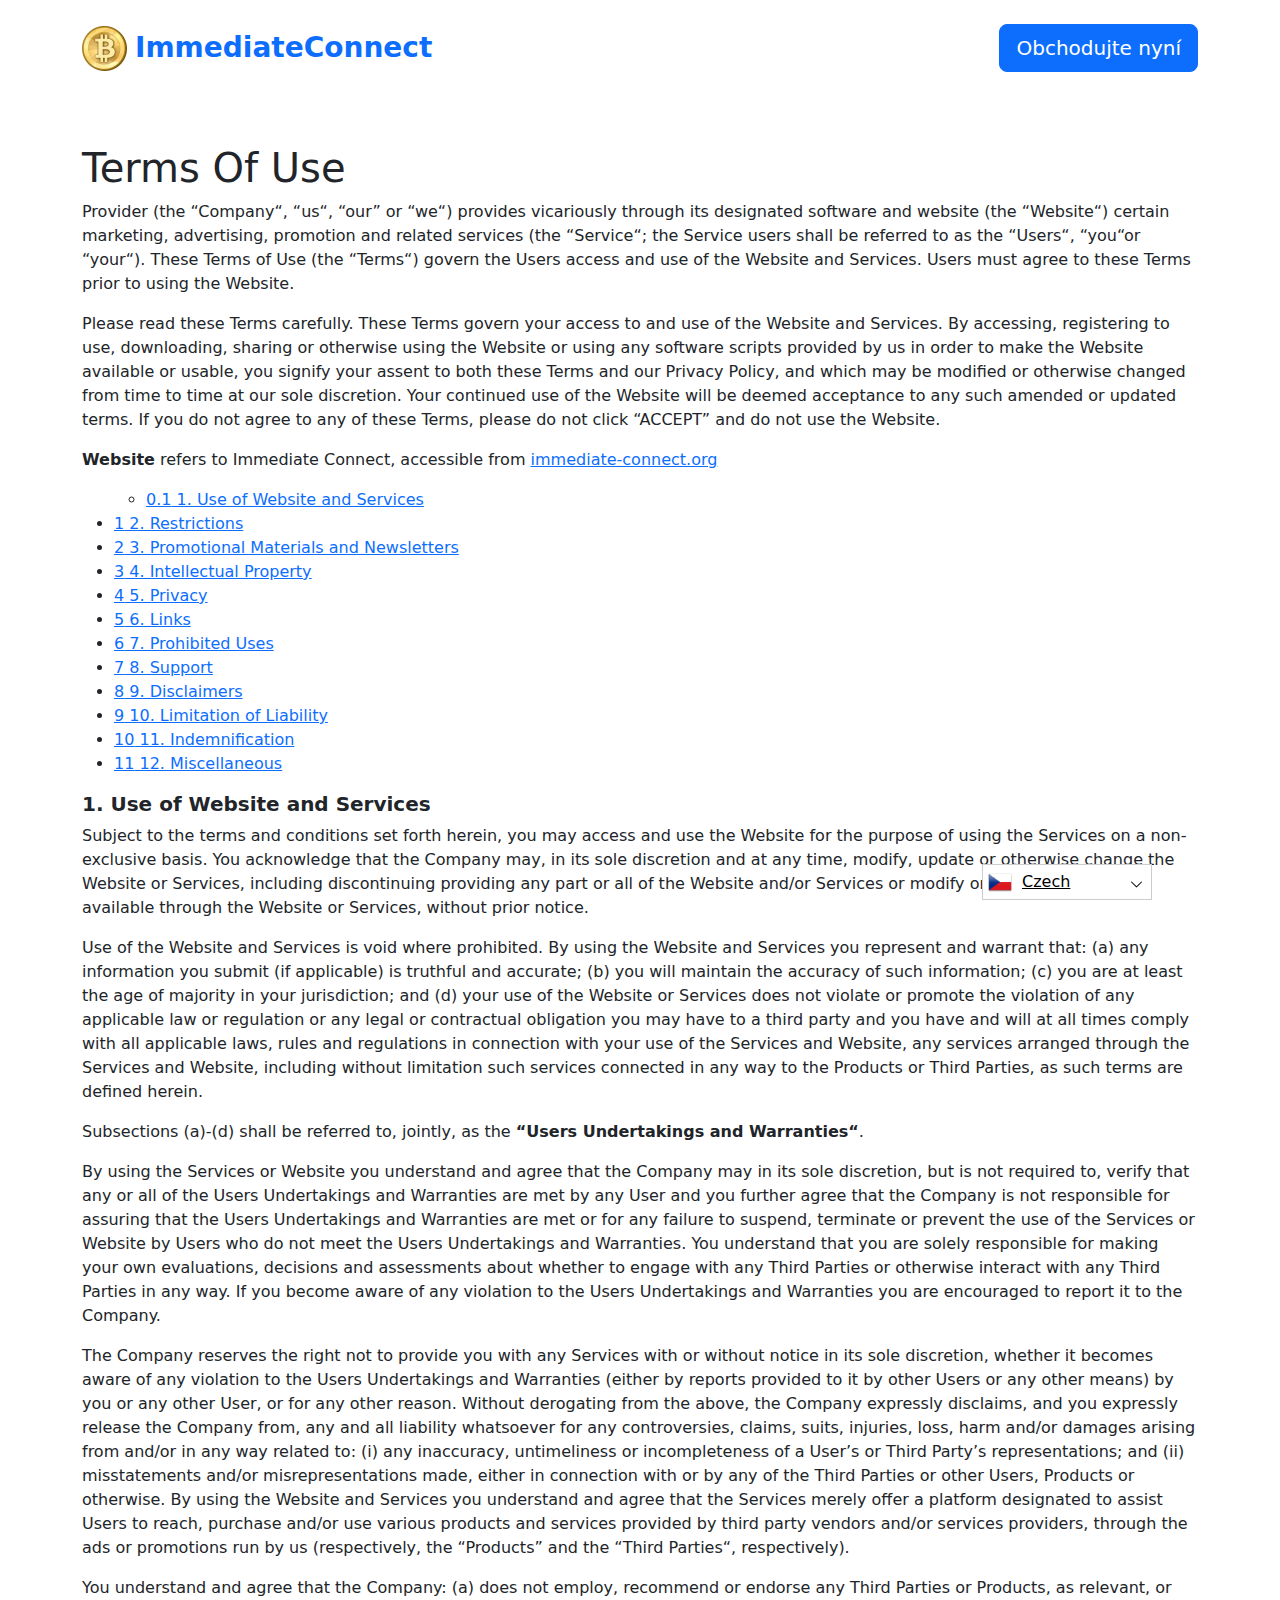
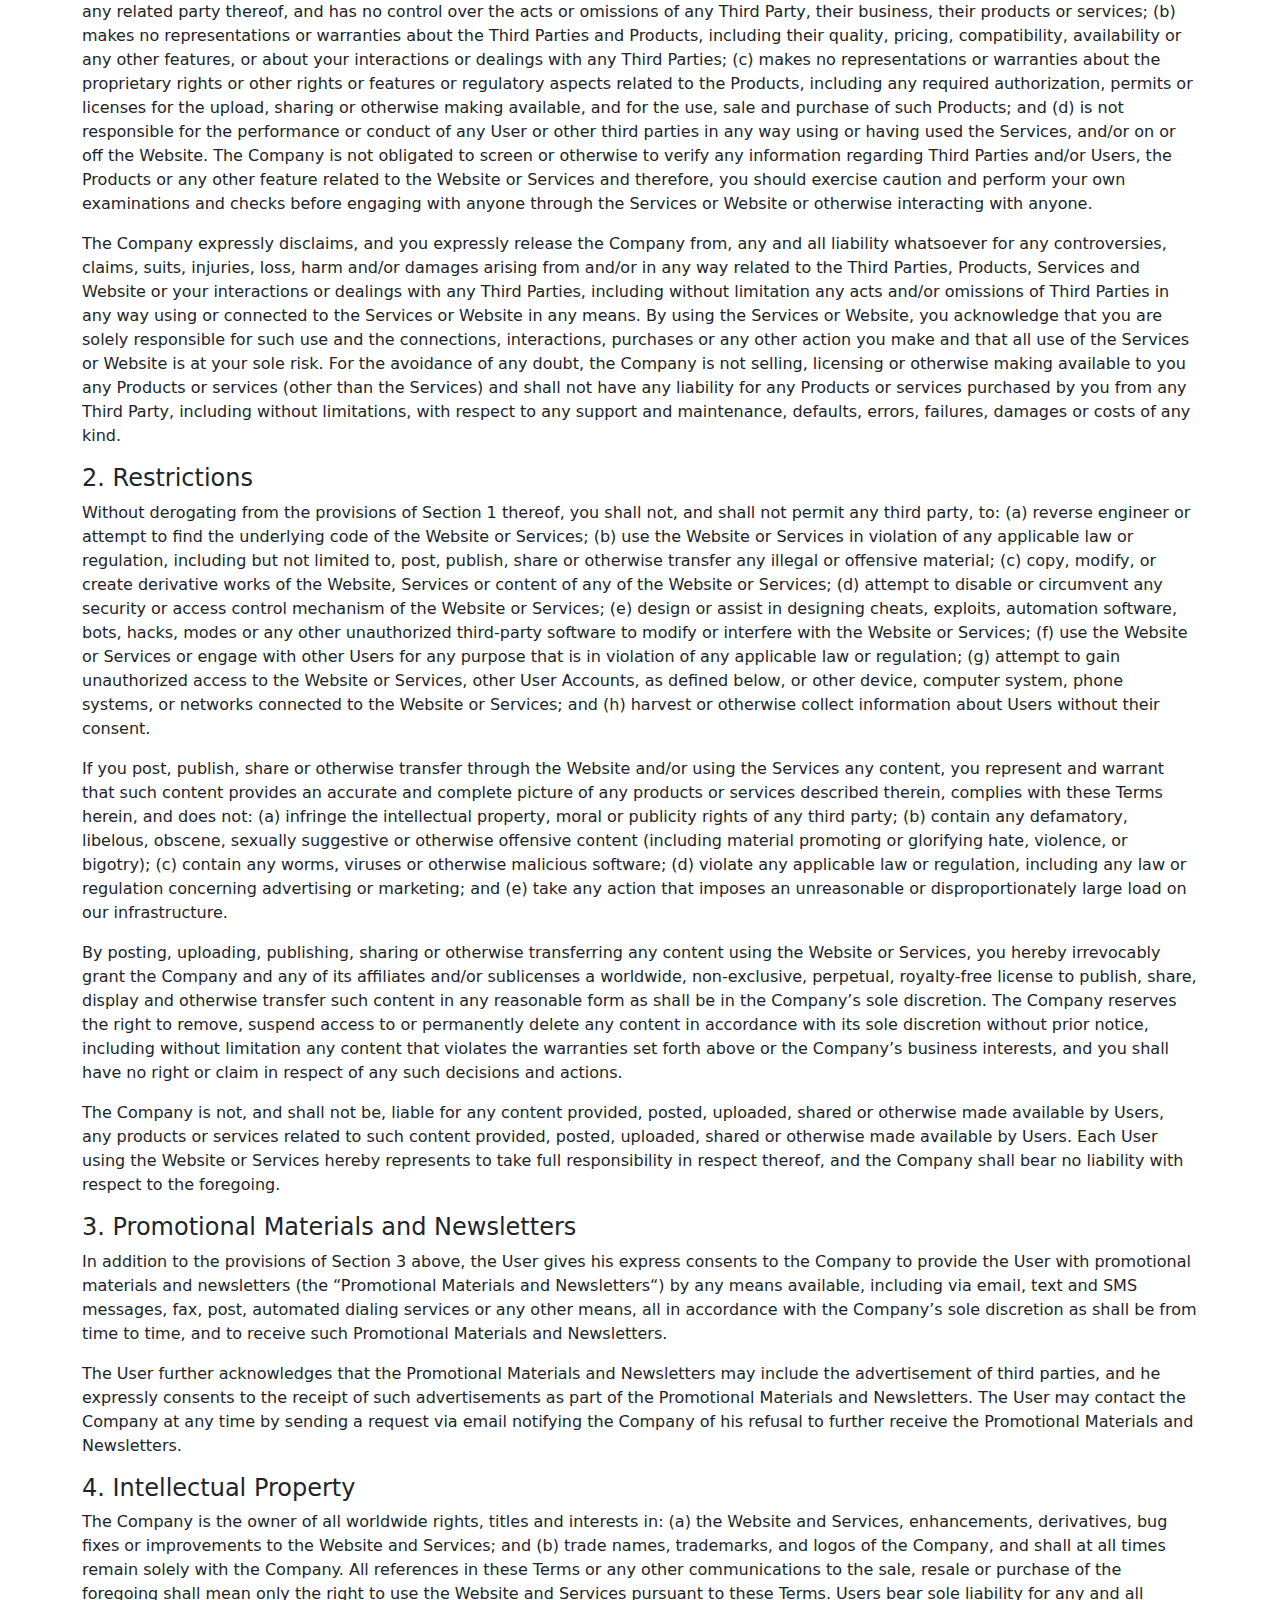
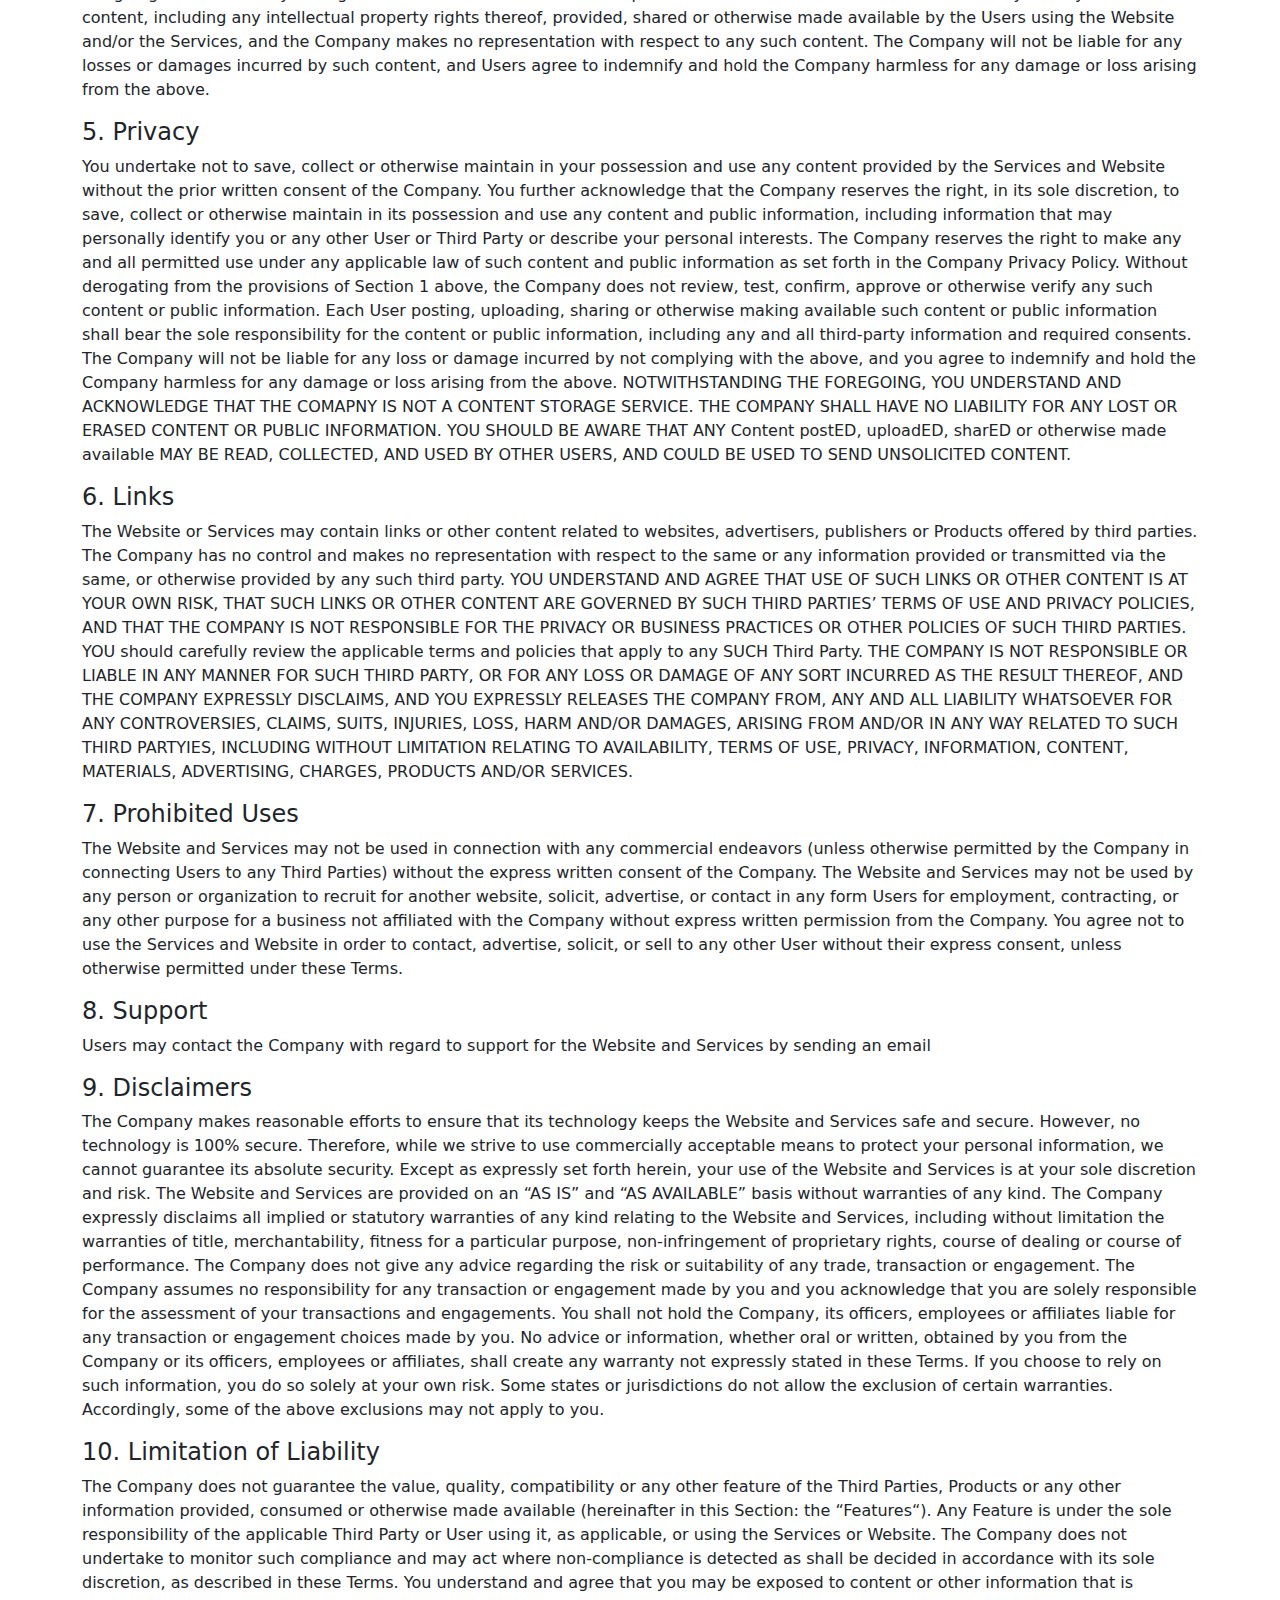
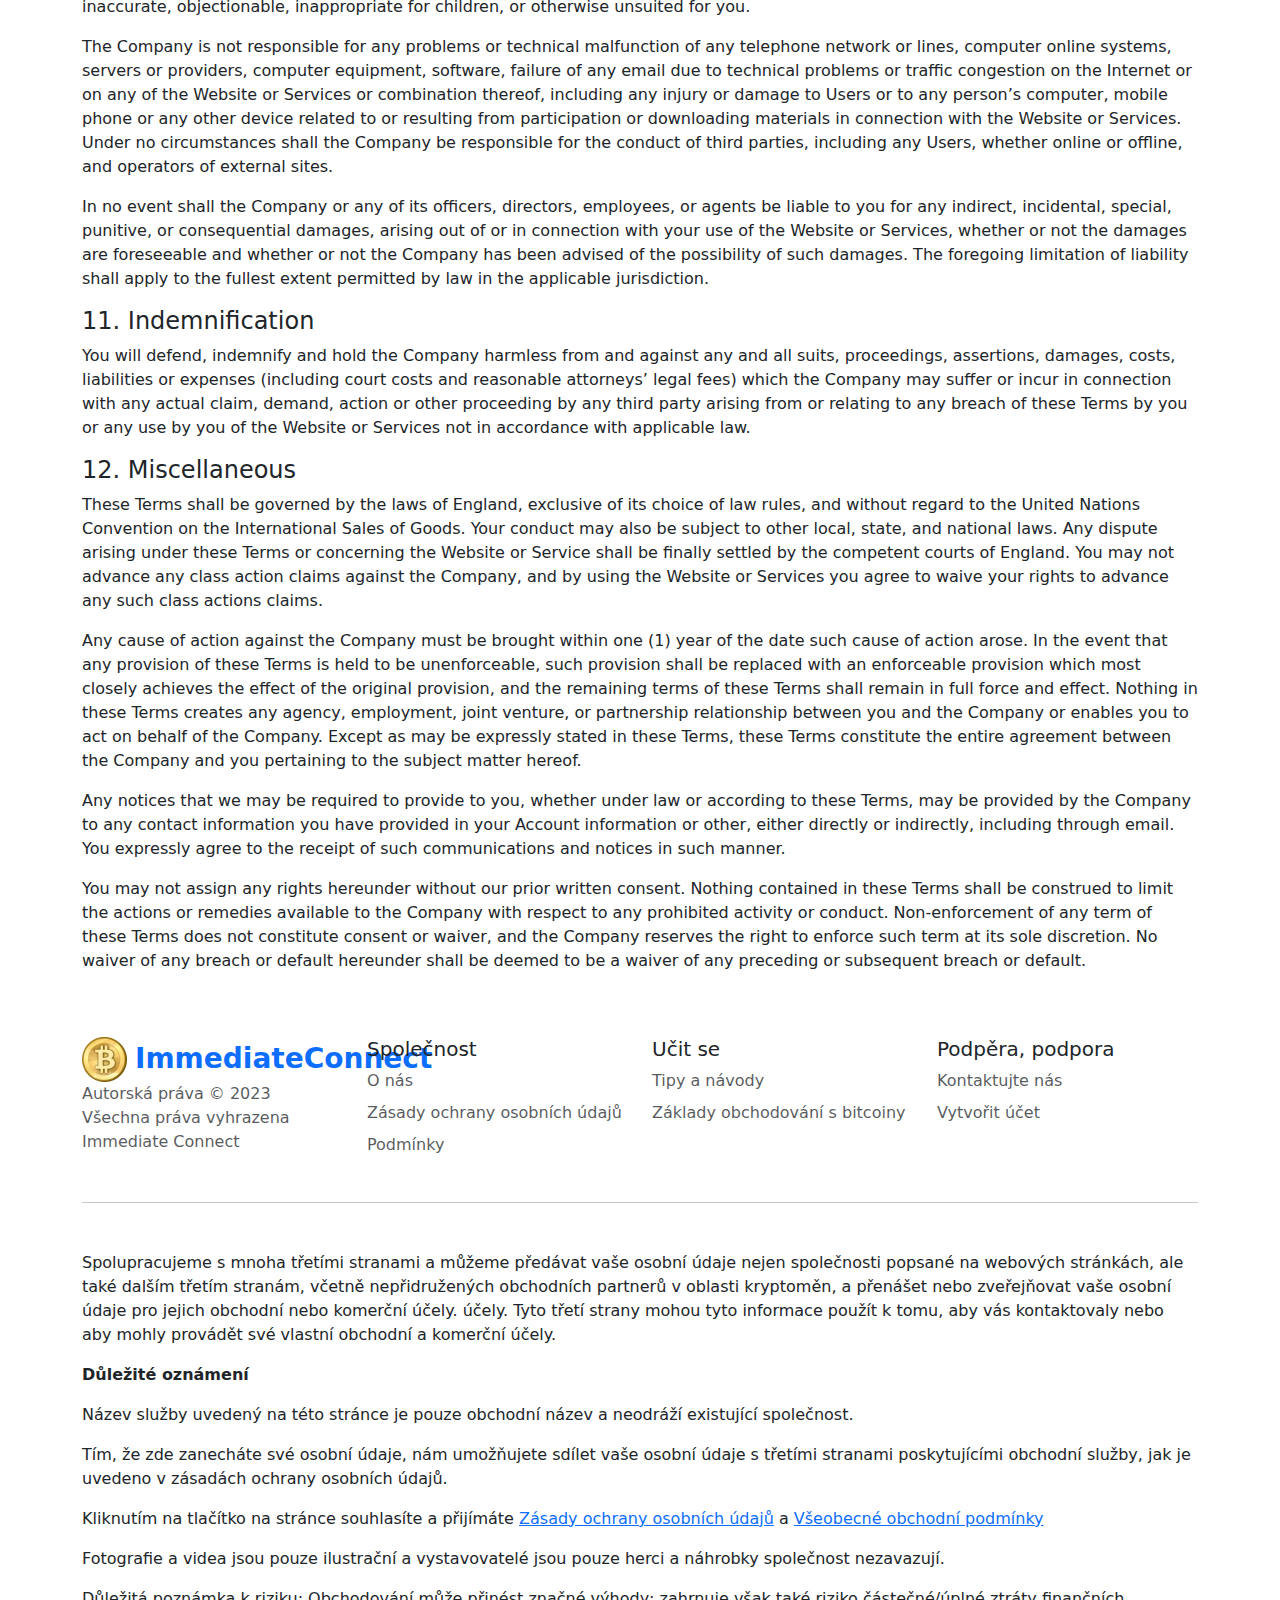
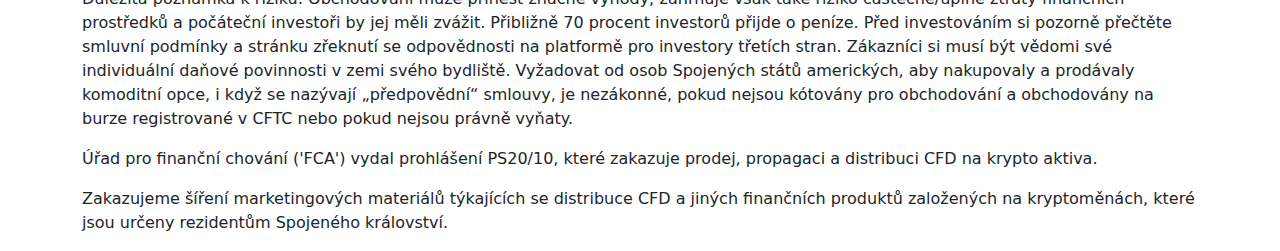
<file: terms-of-use.html>
<!DOCTYPE html>
<html lang="cs" dir="ltr">
<head>
    <meta charset="utf-8">
    <!-- Meta Pixel Code -->
    <script>
        !function(f,b,e,v,n,t,s)
        {if(f.fbq)return;n=f.fbq=function(){n.callMethod?
            n.callMethod.apply(n,arguments):n.queue.push(arguments)};
            if(!f._fbq)f._fbq=n;n.push=n;n.loaded=!0;n.version='2.0';
            n.queue=[];t=b.createElement(e);t.async=!0;
            t.src=v;s=b.getElementsByTagName(e)[0];
            s.parentNode.insertBefore(t,s)}(window, document,'script',
            'https://connect.facebook.net/en_US/fbevents.js');
        fbq('init', '303304779202097');
        fbq('track', 'PageView');
    </script>
    <noscript>
        <img height="1" width="1" style="display:none"
             src="https://www.facebook.com/tr?id=303304779202097&ev=PageView&noscript=1"
        />
    </noscript>
    <!-- End Meta Pixel Code -->
    <meta http-equiv="x-ua-compatible" content="ie=edge"/>
    <meta
            name="viewport"
            content="width=device-width, initial-scale=1, shrink-to-fit=no"
    />

    <link rel="icon" type="image/x-icon"
          href="https://immediate-connect.org/media/179/conversions/32_32_64e617e6cf171_Bitcoin.png"/>

    <meta name="robots" content="noindex, nofollow">

    <meta name="description"
          content="Hladký obchodní zážitek na Immediate Connect může obchodníkům pomoci stát se profesionálnějšími a může být schopen zlepšit své schopnosti."/>
    <meta name="og:title" content="Immediate Connect | Umožňuje obchodování s kryptoměnami jako profesionálové"/>
    <meta name="og:description"
          content="Hladký obchodní zážitek na Immediate Connect může obchodníkům pomoci stát se profesionálnějšími a může být schopen zlepšit své schopnosti."/>
    <meta name="og:type" content="website"/>
    <meta name="twitter:card" content="summary"/>
    <meta name="twitter:title" content="Immediate Connect | Umožňuje obchodování s kryptoměnami jako profesionálové"/>
    <meta name="twitter:description"
          content="Hladký obchodní zážitek na Immediate Connect může obchodníkům pomoci stát se profesionálnějšími a může být schopen zlepšit své schopnosti."/>
    <title>Immediate Connect | Umožňuje obchodování s kryptoměnami jako profesionálové</title>
    <link rel="alternate" href="https://immediate-connect.org/" hrefLang=en/>
    <link rel="alternate"
          href="https://immediate-connect.org/ar/terms-of-use/"
          hrefLang="ar"/>
    <link rel="alternate"
          href="https://immediate-connect.org/zh-TW/terms-of-use/"
          hrefLang="zh-TW"/>
    <link rel="alternate"
          href="https://immediate-connect.org/hr/terms-of-use/"
          hrefLang="hr"/>
    <link rel="alternate"
          href="terms-of-use.html"
          hrefLang="cs"/>
    <link rel="alternate"
          href="https://immediate-connect.org/da/terms-of-use/"
          hrefLang="da"/>
    <link rel="alternate"
          href="https://immediate-connect.org/nl/terms-of-use/"
          hrefLang="nl"/>
    <link rel="alternate"
          href="https://immediate-connect.org/et/terms-of-use/"
          hrefLang="et"/>
    <link rel="alternate"
          href="https://immediate-connect.org/fi/terms-of-use/"
          hrefLang="fi"/>
    <link rel="alternate"
          href="https://immediate-connect.org/fr/terms-of-use/"
          hrefLang="fr"/>
    <link rel="alternate"
          href="https://immediate-connect.org/el/terms-of-use/"
          hrefLang="el"/>
    <link rel="alternate"
          href="https://immediate-connect.org/hu/terms-of-use/"
          hrefLang="hu"/>
    <link rel="alternate"
          href="https://immediate-connect.org/it/terms-of-use/"
          hrefLang="it"/>
    <link rel="alternate"
          href="https://immediate-connect.org/ja/terms-of-use/"
          hrefLang="ja"/>
    <link rel="alternate"
          href="https://immediate-connect.org/ko/terms-of-use/"
          hrefLang="ko"/>
    <link rel="alternate"
          href="https://immediate-connect.org/lt/terms-of-use/"
          hrefLang="lt"/>
    <link rel="alternate"
          href="https://immediate-connect.org/ms/terms-of-use/"
          hrefLang="ms"/>
    <link rel="alternate"
          href="https://immediate-connect.org/no/terms-of-use/"
          hrefLang="no"/>
    <link rel="alternate"
          href="https://immediate-connect.org/pl/terms-of-use/"
          hrefLang="pl"/>
    <link rel="alternate"
          href="https://immediate-connect.org/pt/terms-of-use/"
          hrefLang="pt"/>
    <link rel="alternate"
          href="https://immediate-connect.org/ru/terms-of-use/"
          hrefLang="ru"/>
    <link rel="alternate"
          href="https://immediate-connect.org/sr/terms-of-use/"
          hrefLang="sr"/>
    <link rel="alternate"
          href="https://immediate-connect.org/sk/terms-of-use/"
          hrefLang="sk"/>
    <link rel="alternate"
          href="https://immediate-connect.org/sl/terms-of-use/"
          hrefLang="sl"/>
    <link rel="alternate"
          href="https://immediate-connect.org/es/terms-of-use/"
          hrefLang="es"/>
    <link rel="alternate"
          href="https://immediate-connect.org/sv/terms-of-use/"
          hrefLang="sv"/>
    <link rel="alternate"
          href="https://immediate-connect.org/th/terms-of-use/"
          hrefLang="th"/>
    <link rel="alternate"
          href="https://immediate-connect.org/tr/terms-of-use/"
          hrefLang="tr"/>
    <link rel="alternate"
          href="https://immediate-connect.org/uk/terms-of-use/"
          hrefLang="uk"/>
    <link rel="alternate"
          href="https://immediate-connect.org/vi/terms-of-use/"
          hrefLang="vi"/>
    <link rel="alternate"
          href="https://immediate-connect.org/de/terms-of-use/"
          hrefLang="de"/>

    <link rel="canonical" href="terms-of-use.html"/>

    <link rel="preconnect"
          href="https://fonts.gstatic.com"
          crossorigin/>
    <link
            rel="preload"
            as="style"
            href="https://fonts.googleapis.com/css?family=Open+Sans:300,400,600,700,800&display=swap"
    />
    <link
            rel="stylesheet"
            href="https://fonts.googleapis.com/css?family=Open+Sans:300,400,600,700,800&display=swap"
            media="print"
            onload="this.media = 'all';"
    />

    <link rel="preload" as="style" href="assets/index-d9b7af0b.css"/>
    <link rel="modulepreload" href="assets/app-6256b172.js"/>
    <link rel="stylesheet" href="assets/index-d9b7af0b.css"/>
    <script type="module" src="assets/app-6256b172.js"></script>
</head>
<body class="body">

<div class="container">
    <header dir="ltr" class="d-flex flex-wrap justify-content-between py-4">
        <a href="index.html"
           class="d-flex logo align-items-center mb-3 mb-md-0 me-md-auto text-dark text-decoration-none pe-2">
            <picture>
                <source srcset="assets/image/45_45_45__64e617e1d0b90_Bitcoin.webp" type="image/webp">
                <source srcset="assets/image/45__64e617e1d0b90_Bitcoin.png" type="image/png">
                <img src="assets/image/45__64e617e1d0b90_Bitcoin.png" loading="eager" width="45" height="45" alt="">
            </picture>
            <span class="text-primary mx-2 fs-3 fw-bolder">ImmediateConnect</span>
        </a>

        <ul class="nav nav-pills align-items-center">
            <li class="nav-item">
                <button type="button" class="btn btn-primary text-white btn-lg show-modal">
                    Obchodujte nyní
                </button>
            </li>
        </ul>
    </header>
</div>


<div class="container page-inner pt-5">
    <h1>Terms Of Use</h1>
    <main>
        <p><span style="font-weight: 400;">Provider (the “Company“, “us“, “our” or “we“) provides vicariously through its designated software and website (the “Website“) certain marketing, advertising, promotion and related services (the “Service“; the Service users shall be referred to as the “Users“, “you“or “your“). These Terms of Use (the “Terms“) govern the Users access and use of the Website and Services. Users must agree to these Terms prior to using the Website.</span>
        </p>
        <p><span style="font-weight: 400;">Please read these Terms carefully. These Terms govern your access to and use of the Website and Services. By accessing, registering to use, downloading, sharing or otherwise using the Website or using any software scripts provided by us in order to make the Website available or usable, you signify your assent to both these Terms and our Privacy Policy, and which may be modified or otherwise changed from time to time at our sole discretion. Your continued use of the Website will be deemed acceptance to any such amended or updated terms. </span><span
                style="font-weight: 400;">If you do not agree to any of these Terms, please do not click “ACCEPT” and do not use the Website.</span>
        </p>
        <p><strong>Website</strong> refers to Immediate Connect, accessible from <a
                href="./">immediate-connect.org</a></p>
        <div id="toc_container" class="no_bullets">
            <ul class="toc_list">
                <ul>
                    <li><a href="terms-of-use.html#1_Use_of_Website_and_Services"><span class="toc_number toc_depth_2">0.1</span>
                        1. Use of Website and Services</a></li>
                </ul>
                <li><a href="terms-of-use.html#2_Restrictions"><span class="toc_number toc_depth_1">1</span> 2.
                    Restrictions</a></li>
                <li><a href="terms-of-use.html#3_Promotional_Materials_and_Newsletters"><span
                        class="toc_number toc_depth_1">2</span> 3. Promotional Materials and Newsletters</a></li>
                <li><a href="terms-of-use.html#4_Intellectual_Property"><span class="toc_number toc_depth_1">3</span> 4.
                    Intellectual Property</a></li>
                <li><a href="terms-of-use.html#5_Privacy"><span class="toc_number toc_depth_1">4</span> 5. Privacy</a>
                </li>
                <li><a href="terms-of-use.html#6_Links"><span class="toc_number toc_depth_1">5</span> 6. Links</a></li>
                <li><a href="terms-of-use.html#7_Prohibited_Uses"><span class="toc_number toc_depth_1">6</span> 7.
                    Prohibited Uses</a></li>
                <li><a href="terms-of-use.html#8_Support"><span class="toc_number toc_depth_1">7</span> 8. Support</a>
                </li>
                <li><a href="terms-of-use.html#9_Disclaimers"><span class="toc_number toc_depth_1">8</span> 9.
                    Disclaimers</a></li>
                <li><a href="terms-of-use.html#10_Limitation_of_Liability"><span class="toc_number toc_depth_1">9</span>
                    10. Limitation of Liability</a></li>
                <li><a href="terms-of-use.html#11_Indemnification"><span class="toc_number toc_depth_1">10</span> 11.
                    Indemnification</a></li>
                <li><a href="terms-of-use.html#12_Miscellaneous"><span class="toc_number toc_depth_1">11</span> 12.
                    Miscellaneous</a></li>
            </ul>
        </div>
        <h5><span id="1_Use_of_Website_and_Services"><b>1. Use of Website and Services</b></span></h5>
        <p><span style="font-weight: 400;">Subject to the terms and conditions set forth herein, you may access and use the Website for the purpose of using the Services on a non-exclusive basis. You acknowledge that the Company may, in its sole discretion and at any time, modify, update or otherwise change the Website or Services, including discontinuing providing any part or all of the Website and/or Services or modify or delete any content available through the Website or Services, without prior notice.</span>
        </p>
        <p><span style="font-weight: 400;">Use of the Website and Services is void where prohibited. By using the Website and Services you represent and warrant that: (a) any information you submit (if applicable) is truthful and accurate; (b) you will maintain the accuracy of such information; (c) you are at least the age of majority in your jurisdiction; and (d) your use of the Website or Services does not violate or promote the violation of any applicable law or regulation or any legal or contractual obligation you may have to a third party and you have and will at all times comply with all applicable laws, rules and regulations in connection with your use of the Services and Website, any services arranged through the Services and Website, including without limitation such services connected in any way to the Products or Third Parties, as such terms are defined herein.</span>
        </p>
        <p><span style="font-weight: 400;">Subsections (a)-(d) shall be referred to, jointly, as the </span><b>“Users
            Undertakings and Warranties“</b><span style="font-weight: 400;">.</span></p>
        <p><span style="font-weight: 400;">By using the Services or Website you understand and agree that the Company may in its sole discretion, but is not required to, verify that any or all of the Users Undertakings and Warranties are met by any User and you further agree that the Company is not responsible for assuring that the Users Undertakings and Warranties are met or for any failure to suspend, terminate or prevent the use of the Services or Website by Users who do not meet the Users Undertakings and Warranties. You understand that you are solely responsible for making your own evaluations, decisions and assessments about whether to engage with any Third Parties or otherwise interact with any Third Parties in any way. If you become aware of any violation to the Users Undertakings and Warranties you are encouraged to report it to the Company.</span>
        </p>
        <p><span style="font-weight: 400;">The Company reserves the right not to provide you with any Services with or without notice in its sole discretion, whether it becomes aware of any violation to the Users Undertakings and Warranties (either by reports provided to it by other Users or any other means) by you or any other User, or for any other reason. Without derogating from the above, the Company expressly disclaims, and you expressly release the Company from, any and all liability whatsoever for any controversies, claims, suits, injuries, loss, harm and/or damages arising from and/or in any way related to: (i) any inaccuracy, untimeliness or incompleteness of a User’s or Third Party’s representations; and (ii) misstatements and/or misrepresentations made, either in connection with or by any of the Third Parties or other Users, Products or otherwise. By using the Website and Services you understand and agree that the Services merely offer a platform designated to assist Users to reach, purchase and/or use various products and services provided by third party vendors and/or services providers, through the ads or promotions run by us (respectively, the “Products” and the “Third Parties“, respectively).</span>
        </p>
        <p><span style="font-weight: 400;">You understand and agree that the Company: (a) does not employ, recommend or endorse any Third Parties or Products, as relevant, or any related party thereof, and has no control over the acts or omissions of any Third Party, their business, their products or services; (b) makes no representations or warranties about the Third Parties and Products, including their quality, pricing, compatibility, availability or any other features, or about your interactions or dealings with any Third Parties; (c) makes no representations or warranties about the proprietary rights or other rights or features or regulatory aspects related to the Products, including any required authorization, permits or licenses for the upload, sharing or otherwise making available, and for the use, sale and purchase of such Products; and (d) is not responsible for the performance or conduct of any User or other third parties in any way using or having used the Services, and/or on or off the Website. The Company is not obligated to screen or otherwise to verify any information regarding Third Parties and/or Users, the Products or any other feature related to the Website or Services and therefore, you should exercise caution and perform your own examinations and checks before engaging with anyone through the Services or Website or otherwise interacting with anyone.</span>
        </p>
        <p><span style="font-weight: 400;">The Company expressly disclaims, and you expressly release the Company from, any and all liability whatsoever for any controversies, claims, suits, injuries, loss, harm and/or damages arising from and/or in any way related to the Third Parties, Products, Services and Website or your interactions or dealings with any Third Parties, including without limitation any acts and/or omissions of Third Parties in any way using or connected to the Services or Website in any means. By using the Services or Website, you acknowledge that you are solely responsible for such use and the connections, interactions, purchases or any other action you make and that all use of the Services or Website is at your sole risk. For the avoidance of any doubt, the Company is not selling, licensing or otherwise making available to you any Products or services (other than the Services) and shall not have any liability for any Products or services purchased by you from any Third Party, including without limitations, with respect to any support and maintenance, defaults, errors, failures, damages or costs of any kind.</span>
        </p><h4><span id="2_Restrictions"><span style="font-weight: 400;">2. Restrictions</span></span></h4>
        <p><span style="font-weight: 400;">Without derogating from the provisions of Section 1 thereof, you shall not, and shall not permit any third party, to: (a) reverse engineer or attempt to find the underlying code of the Website or Services; (b) use the Website or Services in violation of any applicable law or regulation, including but not limited to, post, publish, share or otherwise transfer any illegal or offensive material; (c) copy, modify, or create derivative works of the Website, Services or content of any of the Website or Services; (d) attempt to disable or circumvent any security or access control mechanism of the Website or Services; (e) design or assist in designing cheats, exploits, automation software, bots, hacks, modes or any other unauthorized third-party software to modify or interfere with the Website or Services; (f) use the Website or Services or engage with other Users for any purpose that is in violation of any applicable law or regulation; (g) attempt to gain unauthorized access to the Website or Services, other User Accounts, as defined below, or other device, computer system, phone systems, or networks connected to the Website or Services; and (h) harvest or otherwise collect information about Users without their consent.</span>
        </p>
        <p><span style="font-weight: 400;">If you post, publish, share or otherwise transfer through the Website and/or using the Services any content, you represent and warrant that such content provides an accurate and complete picture of any products or services described therein, complies with these Terms herein, and does not: (a) infringe the intellectual property, moral or publicity rights of any third party; (b) contain any defamatory, libelous, obscene, sexually suggestive or otherwise offensive content (including material promoting or glorifying hate, violence, or bigotry); (c) contain any worms, viruses or otherwise malicious software; (d) violate any applicable law or regulation, including any law or regulation concerning advertising or marketing; and (e) take any action that imposes an unreasonable or disproportionately large load on our infrastructure.</span>
        </p>
        <p><span style="font-weight: 400;">By posting, uploading, publishing, sharing or otherwise transferring any content using the Website or Services, you hereby irrevocably grant the Company and any of its affiliates and/or sublicenses a worldwide, non-exclusive, perpetual, royalty-free license to publish, share, display and otherwise transfer such content in any reasonable form as shall be in the Company’s sole discretion. The Company reserves the right to remove, suspend access to or permanently delete any content in accordance with its sole discretion without prior notice, including without limitation any content that violates the warranties set forth above or the Company’s business interests, and you shall have no right or claim in respect of any such decisions and actions.</span>
        </p>
        <p><span style="font-weight: 400;">The Company is not, and shall not be, liable for any content provided, posted, uploaded, shared or otherwise made available by Users, any products or services related to such content provided, posted, uploaded, shared or otherwise made available by Users. Each User using the Website or Services hereby represents to take full responsibility in respect thereof, and the Company shall bear no liability with respect to the foregoing.</span>
        </p><h4><span id="3_Promotional_Materials_and_Newsletters"><span style="font-weight: 400;">3. Promotional Materials and Newsletters</span></span>
    </h4>
        <p><span style="font-weight: 400;">In addition to the provisions of Section 3 above, the User gives his express consents to the Company to provide the User with promotional materials and newsletters (the “Promotional Materials and Newsletters“) by any means available, including via email, text and SMS messages, fax, post, automated dialing services or any other means, all in accordance with the Company’s sole discretion as shall be from time to time, and to receive such Promotional Materials and Newsletters.</span>
        </p>
        <p><span style="font-weight: 400;">The User further acknowledges that the Promotional Materials and Newsletters may include the advertisement of third parties, and he expressly consents to the receipt of such advertisements as part of the Promotional Materials and Newsletters. The User may contact the Company at any time by sending a request via email notifying the Company of his refusal to further receive the Promotional Materials and Newsletters.</span>
        </p><h4><span id="4_Intellectual_Property"><span
            style="font-weight: 400;">4. Intellectual Property</span></span></h4>
        <p><span style="font-weight: 400;">The Company is the owner of all worldwide rights, titles and interests in: (a) the Website and Services, enhancements, derivatives, bug fixes or improvements to the Website and Services; and (b) trade names, trademarks, and logos of the Company, and shall at all times remain solely with the Company. All references in these Terms or any other communications to the sale, resale or purchase of the foregoing shall mean only the right to use the Website and Services pursuant to these Terms. Users bear sole liability for any and all content, including any intellectual property rights thereof, provided, shared or otherwise made available by the Users using the Website and/or the Services, and the Company makes no representation with respect to any such content. The Company will not be liable for any losses or damages incurred by such content, and Users agree to indemnify and hold the Company harmless for any damage or loss arising from the above.</span>
        </p><h4><span id="5_Privacy"><span style="font-weight: 400;">5. Privacy</span></span></h4>
        <p><span style="font-weight: 400;">You undertake not to save, collect or otherwise maintain in your possession and use any content provided by the Services and Website without the prior written consent of the Company. You further acknowledge that the Company reserves the right, in its sole discretion, to save, collect or otherwise maintain in its possession and use any content and public information, including information that may personally identify you or any other User or Third Party or describe your personal interests. The Company reserves the right to make any and all permitted use under any applicable law of such content and public information as set forth in the Company Privacy Policy. Without derogating from the provisions of Section 1 above, the Company does not review, test, confirm, approve or otherwise verify any such content or public information. Each User posting, uploading, sharing or otherwise making available such content or public information shall bear the sole responsibility for the content or public information, including any and all third-party information and required consents. The Company will not be liable for any loss or damage incurred by not complying with the above, and you agree to indemnify and hold the Company harmless for any damage or loss arising from the above. NOTWITHSTANDING THE FOREGOING, YOU UNDERSTAND AND ACKNOWLEDGE THAT THE COMAPNY IS NOT A CONTENT STORAGE SERVICE. THE COMPANY SHALL HAVE NO LIABILITY FOR ANY LOST OR ERASED CONTENT OR PUBLIC INFORMATION. YOU SHOULD BE AWARE THAT ANY Content postED, uploadED, sharED or otherwise made available MAY BE READ, COLLECTED, AND USED BY OTHER USERS, AND COULD BE USED TO SEND UNSOLICITED CONTENT.</span>
        </p><h4><span id="6_Links"><span style="font-weight: 400;">6. Links</span></span></h4>
        <p><span style="font-weight: 400;">The Website or Services may contain links or other content related to websites, advertisers, publishers or Products offered by third parties. The Company has no control and makes no representation with respect to the same or any information provided or transmitted via the same, or otherwise provided by any such third party. YOU UNDERSTAND AND AGREE THAT USE OF SUCH LINKS OR OTHER CONTENT IS AT YOUR OWN RISK, THAT SUCH LINKS OR OTHER CONTENT ARE GOVERNED BY SUCH THIRD PARTIES’ TERMS OF USE AND PRIVACY POLICIES, AND THAT THE COMPANY IS NOT RESPONSIBLE FOR THE PRIVACY OR BUSINESS PRACTICES OR OTHER POLICIES OF SUCH THIRD PARTIES. YOU should carefully review the applicable terms and policies that apply to any SUCH Third Party. THE COMPANY IS NOT RESPONSIBLE OR LIABLE IN ANY MANNER FOR SUCH THIRD PARTY, OR FOR ANY LOSS OR DAMAGE OF ANY SORT INCURRED AS THE RESULT THEREOF, AND THE COMPANY EXPRESSLY DISCLAIMS, AND YOU EXPRESSLY RELEASES THE COMPANY FROM, ANY AND ALL LIABILITY WHATSOEVER FOR ANY CONTROVERSIES, CLAIMS, SUITS, INJURIES, LOSS, HARM AND/OR DAMAGES, ARISING FROM AND/OR IN ANY WAY RELATED TO SUCH THIRD PARTYIES, INCLUDING WITHOUT LIMITATION RELATING TO AVAILABILITY, TERMS OF USE, PRIVACY, INFORMATION, CONTENT, MATERIALS, ADVERTISING, CHARGES, PRODUCTS AND/OR SERVICES.</span>
        </p><h4><span id="7_Prohibited_Uses"><span style="font-weight: 400;">7. Prohibited Uses</span></span></h4>
        <p><span style="font-weight: 400;">The Website and Services may not be used in connection with any commercial endeavors (unless otherwise permitted by the Company in connecting Users to any Third Parties) without the express written consent of the Company. The Website and Services may not be used by any person or organization to recruit for another website, solicit, advertise, or contact in any form Users for employment, contracting, or any other purpose for a business not affiliated with the Company without express written permission from the Company. You agree not to use the Services and Website in order to contact, advertise, solicit, or sell to any other User without their express consent, unless otherwise permitted under these Terms.</span>
        </p><h4><span id="8_Support"><span style="font-weight: 400;">8. Support</span></span></h4>
        <p><span style="font-weight: 400;">Users may contact the Company with regard to support for the Website and Services by sending an email</span>
        </p><h4><span id="9_Disclaimers"><span style="font-weight: 400;">9. Disclaimers</span></span></h4>
        <p><span style="font-weight: 400;">The Company makes reasonable efforts to ensure that its technology keeps the Website and Services safe and secure. However, no technology is 100% secure. Therefore, while we strive to use commercially acceptable means to protect your personal information, we cannot guarantee its absolute security. Except as expressly set forth herein, your use of the Website and Services is at your sole discretion and risk. The Website and Services are provided on an “AS IS” and “AS AVAILABLE” basis without warranties of any kind. The Company expressly disclaims all implied or statutory warranties of any kind relating to the Website and Services, including without limitation the warranties of title, merchantability, fitness for a particular purpose, non-infringement of proprietary rights, course of dealing or course of performance. The Company does not give any advice regarding the risk or suitability of any trade, transaction or engagement. The Company assumes no responsibility for any transaction or engagement made by you and you acknowledge that you are solely responsible for the assessment of your transactions and engagements. You shall not hold the Company, its officers, employees or affiliates liable for any transaction or engagement choices made by you. No advice or information, whether oral or written, obtained by you from the Company or its officers, employees or affiliates, shall create any warranty not expressly stated in these Terms. If you choose to rely on such information, you do so solely at your own risk. Some states or jurisdictions do not allow the exclusion of certain warranties. Accordingly, some of the above exclusions may not apply to you.</span>
        </p><h4><span id="10_Limitation_of_Liability"><span style="font-weight: 400;">10. Limitation of Liability</span></span>
    </h4>
        <p><span style="font-weight: 400;">The Company does not guarantee the value, quality, compatibility or any other feature of the Third Parties, Products or any other information provided, consumed or otherwise made available (hereinafter in this Section: the “Features“). Any Feature is under the sole responsibility of the applicable Third Party or User using it, as applicable, or using the Services or Website. The Company does not undertake to monitor such compliance and may act where non-compliance is detected as shall be decided in accordance with its sole discretion, as described in these Terms. You understand and agree that you may be exposed to content or other information that is inaccurate, objectionable, inappropriate for children, or otherwise unsuited for you.</span>
        </p>
        <p><span style="font-weight: 400;">The Company is not responsible for any problems or technical malfunction of any telephone network or lines, computer online systems, servers or providers, computer equipment, software, failure of any email due to technical problems or traffic congestion on the Internet or on any of the Website or Services or combination thereof, including any injury or damage to Users or to any person’s computer, mobile phone or any other device related to or resulting from participation or downloading materials in connection with the Website or Services. Under no circumstances shall the Company be responsible for the conduct of third parties, including any Users, whether online or offline, and operators of external sites.</span>
        </p>
        <p><span style="font-weight: 400;">In no event shall the Company or any of its officers, directors, employees, or agents be liable to you for any indirect, incidental, special, punitive, or consequential damages, arising out of or in connection with your use of the Website or Services, whether or not the damages are foreseeable and whether or not the Company has been advised of the possibility of such damages. The foregoing limitation of liability shall apply to the fullest extent permitted by law in the applicable jurisdiction.</span>
        </p><h4><span id="11_Indemnification"><span style="font-weight: 400;">11. Indemnification</span></span></h4>
        <p><span style="font-weight: 400;">You will defend, indemnify and hold the Company harmless from and against any and all suits, proceedings, assertions, damages, costs, liabilities or expenses (including court costs and reasonable attorneys’ legal fees) which the Company may suffer or incur in connection with any actual claim, demand, action or other proceeding by any third party arising from or relating to any breach of these Terms by you or any use by you of the Website or Services not in accordance with applicable law.</span>
        </p><h4><span id="12_Miscellaneous"><span style="font-weight: 400;">12. Miscellaneous</span></span></h4>
        <p><span style="font-weight: 400;">These Terms shall be governed by the laws of England, exclusive of its choice of law rules, and without regard to the United Nations Convention on the International Sales of Goods. Your conduct may also be subject to other local, state, and national laws. Any dispute arising under these Terms or concerning the Website or Service shall be finally settled by the competent courts of England. You may not advance any class action claims against the Company, and by using the Website or Services you agree to waive your rights to advance any such class actions claims.</span>
        </p>
        <p><span style="font-weight: 400;">Any cause of action against the Company must be brought within one (1) year of the date such cause of action arose. In the event that any provision of these Terms is held to be unenforceable, such provision shall be replaced with an enforceable provision which most closely achieves the effect of the original provision, and the remaining terms of these Terms shall remain in full force and effect. Nothing in these Terms creates any agency, employment, joint venture, or partnership relationship between you and the Company or enables you to act on behalf of the Company. Except as may be expressly stated in these Terms, these Terms constitute the entire agreement between the Company and you pertaining to the subject matter hereof.</span>
        </p>
        <p><span style="font-weight: 400;">Any notices that we may be required to provide to you, whether under law or according to these Terms, may be provided by the Company to any contact information you have provided in your Account information or other, either directly or indirectly, including through email. You expressly agree to the receipt of such communications and notices in such manner.</span>
        </p>
        <p><span style="font-weight: 400;">You may not assign any rights hereunder without our prior written consent. Nothing contained in these Terms shall be construed to limit the actions or remedies available to the Company with respect to any prohibited activity or conduct. Non-enforcement of any term of these Terms does not constitute consent or waiver, and the Company reserves the right to enforce such term at its sole discretion. No waiver of any breach or default hereunder shall be deemed to be a waiver of any preceding or subsequent breach or default.</span>
        </p>
        <p></p>
    </main>
</div>


<footer class="container">
    <div class=" row row-cols-1 row-cols-md-2 row-cols-xl-4 pt-5">
        <div class="col mb-3">
            <a href="index.html"
               class="d-flex logo align-items-center mb-3 mb-md-0 me-md-auto text-dark text-decoration-none pe-2">
                <picture>
                    <source srcset="assets/image/45_45_45__64e617e1d0b90_Bitcoin.webp" type="image/webp">
                    <source srcset="assets/image/45__64e617e1d0b90_Bitcoin.png" type="image/png">
                    <img src="assets/image/45__64e617e1d0b90_Bitcoin.png" loading="lazy" width="45" height="45"
                         alt="">
                </picture>
                <span class="text-primary mx-2 fs-3 fw-bolder">ImmediateConnect</span>
            </a>
            <p class="text-muted">Autorská práva © 2023 Všechna práva vyhrazena Immediate Connect</p>
        </div>
        <div class="col mb-3">
            <h5>Společnost</h5>
            <ul class="nav flex-column">
                <li class="nav-item mb-2">
                    <a href="about-us.html" class="nav-link p-0 text-muted">
                        O nás
                    </a>
                </li>
                <li class="nav-item mb-2">
                    <a href="privacy-policy.html" class="nav-link p-0 text-muted">
                        Zásady ochrany osobních údajů
                    </a>
                </li>
                <li class="nav-item mb-2">
                    <a href="terms-of-use.html" class="nav-link p-0 text-muted">
                        Podmínky
                    </a>
                </li>
            </ul>
        </div>
        <div class="col mb-3">
            <h5>Učit se</h5>
            <ul class="nav flex-column">
                <li class="nav-item mb-2">
                    <a href="tips-tutorials.html" class="nav-link p-0 text-muted">
                        Tipy a návody
                    </a>
                </li>
                <li class="nav-item mb-2">
                    <a href="crypto-basics.html" class="nav-link p-0 text-muted">
                        Základy obchodování s bitcoiny
                    </a>
                </li>
            </ul>
        </div>
        <div class="col mb-3">
            <h5>Podpěra, podpora</h5>
            <ul class="nav flex-column">
                <li class="nav-item mb-2">
                    <a href="contact-us.html" class="nav-link p-0 text-muted">
                        Kontaktujte nás
                    </a>
                </li>
                <li class="nav-item mb-2">
                    <a href="login.html" class="nav-link p-0 text-muted">
                        Vytvořit účet
                    </a>
                </li>
            </ul>
        </div>
    </div>
    <hr class="mb-5"/>
    <p>Spolupracujeme s mnoha třetími stranami a můžeme předávat vaše osobní údaje nejen společnosti popsané na webových
        stránkách, ale také dalším třetím stranám, včetně nepřidružených obchodních partnerů v oblasti kryptoměn, a
        přenášet nebo zveřejňovat vaše osobní údaje pro jejich obchodní nebo komerční účely. účely. Tyto třetí strany
        mohou tyto informace použít k tomu, aby vás kontaktovaly nebo aby mohly provádět své vlastní obchodní a komerční
        účely.</p>
    <p></p>
    <p><strong>Důležité oznámení</strong></p>
    <p></p>
    <p>Název služby uvedený na této stránce je pouze obchodní název a neodráží existující společnost.</p>
    <p></p>
    <p>Tím, že zde zanecháte své osobní údaje, nám umožňujete sdílet vaše osobní údaje s třetími stranami poskytujícími
        obchodní služby, jak je uvedeno v zásadách ochrany osobních údajů.</p>
    <p></p>
    <p>Kliknutím na tlačítko na stránce souhlasíte a přijímáte <a
            href="https://jupiter-e.bstcorlon.care/terms/privacy.html">Zásady ochrany osobních údajů</a> a <a
            href="https://jupiter-e.bstcorlon.care/terms/tandcs.html">Všeobecné obchodní podmínky</a></p>
    <p></p>
    <p>Fotografie a videa jsou pouze ilustrační a vystavovatelé jsou pouze herci a náhrobky společnost nezavazují.</p>
    <p></p>
    <p>Důležitá poznámka k riziku: Obchodování může přinést značné výhody; zahrnuje však také riziko částečné/úplné
        ztráty finančních prostředků a počáteční investoři by jej měli zvážit. Přibližně 70 procent investorů přijde o
        peníze. Před investováním si pozorně přečtěte smluvní podmínky a stránku zřeknutí se odpovědnosti na platformě
        pro investory třetích stran. Zákazníci si musí být vědomi své individuální daňové povinnosti v zemi svého
        bydliště. Vyžadovat od osob Spojených států amerických, aby nakupovaly a prodávaly komoditní opce, i když se
        nazývají „předpovědní“ smlouvy, je nezákonné, pokud nejsou kótovány pro obchodování a obchodovány na burze
        registrované v CFTC nebo pokud nejsou právně vyňaty.</p>
    <p></p>
    <p>Úřad pro finanční chování ('FCA') vydal prohlášení PS20/10, které zakazuje prodej, propagaci a distribuci CFD na
        krypto aktiva.</p>
    <p></p>
    <p>Zakazujeme šíření marketingových materiálů týkajících se distribuce CFD a jiných finančních produktů založených
        na kryptoměnách, které jsou určeny rezidentům Spojeného království.</p>
</footer>

<section dir="ltr" class="language-switcher">
    <div class="language-switcher__selected">
        <a href="index.html">
            <img src="cs.png" alt="Flag" width="24" height="24"/>
            Czech
        </a>
    </div>
    <div class="language-switcher__list">
        <a href="https://immediate-connect.org/ar/">
            <img src="ar.png" alt="Flag" width="24" height="24"/>
            Arabic
        </a>
        <a href="https://immediate-connect.org/zh-TW/">
            <img src="zh-TW.png" alt="Flag" width="24" height="24"/>
            Chinese
        </a>
        <a href="https://immediate-connect.org/hr/">
            <img src="hr.png" alt="Flag" width="24" height="24"/>
            Croatian
        </a>
        <a href="https://immediate-connect.org/da/">
            <img src="da.png" alt="Flag" width="24" height="24"/>
            Danish
        </a>
        <a href="https://immediate-connect.org/de/">
            <img src="de.png" alt="Flag" width="24" height="24"/>
            Deutsch
        </a>
        <a href="https://immediate-connect.org/nl/">
            <img src="nl.png" alt="Flag" width="24" height="24"/>
            Dutch
        </a>
        <a href="https://immediate-connect.org/">
            <img src="en.png" alt="Flag" width="24" height="24"/>
            English
        </a>
        <a href="https://immediate-connect.org/et/">
            <img src="et.png" alt="Flag" width="24" height="24"/>
            Estonian
        </a>
        <a href="https://immediate-connect.org/fi/">
            <img src="fi.png" alt="Flag" width="24" height="24"/>
            Finish
        </a>
        <a href="https://immediate-connect.org/fr/">
            <img src="fr.png" alt="Flag" width="24" height="24"/>
            French
        </a>
        <a href="https://immediate-connect.org/el/">
            <img src="el.png" alt="Flag" width="24" height="24"/>
            Greek
        </a>
        <a href="https://immediate-connect.org/hu/">
            <img src="hu.png" alt="Flag" width="24" height="24"/>
            Hungarian
        </a>
        <a href="https://immediate-connect.org/it/">
            <img src="it.png" alt="Flag" width="24" height="24"/>
            Italian
        </a>
        <a href="https://immediate-connect.org/ja/">
            <img src="ja.png" alt="Flag" width="24" height="24"/>
            Japanese
        </a>
        <a href="https://immediate-connect.org/ko/">
            <img src="ko.png" alt="Flag" width="24" height="24"/>
            Korean
        </a>
        <a href="https://immediate-connect.org/lt/">
            <img src="lt.png" alt="Flag" width="24" height="24"/>
            Lithuanian
        </a>
        <a href="https://immediate-connect.org/ms/">
            <img src="ms.png" alt="Flag" width="24" height="24"/>
            Malay
        </a>
        <a href="https://immediate-connect.org/no/">
            <img src="no.png" alt="Flag" width="24" height="24"/>
            Norwegian
        </a>
        <a href="https://immediate-connect.org/pl/">
            <img src="pl.png" alt="Flag" width="24" height="24"/>
            Polish
        </a>
        <a href="https://immediate-connect.org/pt/">
            <img src="pt.png" alt="Flag" width="24" height="24"/>
            Portuguese
        </a>
        <a href="https://immediate-connect.org/ru/">
            <img src="ru.png" alt="Flag" width="24" height="24"/>
            Russian
        </a>
        <a href="https://immediate-connect.org/sr/">
            <img src="sr.png" alt="Flag" width="24" height="24"/>
            Serbian
        </a>
        <a href="https://immediate-connect.org/sk/">
            <img src="sk.png" alt="Flag" width="24" height="24"/>
            Slovak
        </a>
        <a href="https://immediate-connect.org/sl/">
            <img src="sl.png" alt="Flag" width="24" height="24"/>
            Slovenian
        </a>
        <a href="https://immediate-connect.org/es/">
            <img src="es.png" alt="Flag" width="24" height="24"/>
            Spanish
        </a>
        <a href="https://immediate-connect.org/sv/">
            <img src="sv.png" alt="Flag" width="24" height="24"/>
            Swedish
        </a>
        <a href="https://immediate-connect.org/th/">
            <img src="th.png" alt="Flag" width="24" height="24"/>
            Thai
        </a>
        <a href="https://immediate-connect.org/tr/">
            <img src="tr.png" alt="Flag" width="24" height="24"/>
            Turkish
        </a>
        <a href="https://immediate-connect.org/uk/">
            <img src="uk.png" alt="Flag" width="24" height="24"/>
            Ukrainian
        </a>
        <a href="https://immediate-connect.org/vi/">
            <img src="vi.png" alt="Flag" width="24" height="24"/>
            Vietnamese
        </a>
    </div>
</section>
<script>
    const switcher = document.querySelector('.language-switcher');
    const switcherButton = document.querySelector('.language-switcher__selected a');

    switcherButton.addEventListener('click', (e) => {
        e.preventDefault();
        if (switcher.classList.contains('language-switcher__active')) {
            switcher.classList.remove("language-switcher__active")
        } else {
            switcher.classList.add("language-switcher__active")
        }
    });
</script>
<div dir="ltr" class="modal">
    <div class="modal__content __form" style="position:relative;">
        <div class="signup-form-fx rounded-fx theme-white">
            <h3>Create an account</h3>
            <div class="form-box">
                <form class="offer-lander-form dr-form2">
                    <div class="form-group-fx" pattern="[a-zA-Z ]+">
                        <div class="input-group">
                            <input
                                    oninput="validateFirstName2(this)"
                                    required=""
                                    type="text"
                                    name="firstname"
                                    placeholder="First name"
                                    class="form-control-fx form__input first-name"
                                    pattern="[a-zA-Z ]+"
                            >
                        </div>
                        <div class="error f-name2" data-error-status="inactive" data-for-error="first_name">Vaše
                            křestní jméno je příliš krátké (alespoň 2 znaky)
                        </div>
                    </div>
                    <div class="form-group-fx" pattern="[a-zA-Z ]+">
                        <div class="input-group">
                            <input
                                    oninput="validateLastName2(this)"
                                    required=""
                                    type="text"
                                    name="lastname"
                                    placeholder="Last name"
                                    class="form-control-fx form__input last-name "
                                    pattern="[a-zA-Z ]+"
                            >
                        </div>
                        <div class="error l-name2" data-error-status="inactive" data-for-error="last_name">Vaše
                            příjmení je příliš krátké (alespoň 2 znaky)
                        </div>
                    </div>
                    <div class="form-group-fx">
                        <div class="input-group">
                            <input
                                    oninput="validateEmail2(this)"
                                    required=""
                                    type="email"
                                    name="email"
                                    placeholder="Email"
                                    class="form-control-fx form__input email"

                            >
                        </div>
                        <div class="error email2" data-error-status="inactive" data-for-error="email">Zadejte prosím
                            svou skutečnou e-mailovou adresu (příklad@email.com)
                        </div>
                    </div>
                    <div class="fx-phone">
                        <div class="fx-phone-field">
                            <div class="fx-phone__code">
                                <div class="fx-phone__selected">
                                    <div class="fx-phone__codeflag">
                                        <img src="assets/image/cz.svg"
                                             loading="eager" width="25"
                                             alt="">
                                        <span>+420</span>
                                    </div>
                                    <span class="fx-phone__icon">▼</span>
                                </div>
                            </div>
                            <div class="fx-phone__input">
                                <input
                                        oninput="validatePhone2(this)"
                                        class="form__input phone"
                                        type="tel"
                                        maxlength="9"
                                        placeholder="Telephone, e.g.  07400 123456"
                                >
                            </div>
                        </div>
                        <div class="tel2 error" data-error-status="inactive" data-for-error="phone">
                            0123456789
                        </div>
                    </div>
                    <div class="form-group-fx last">
                        <button type="submit" class="register main-form-btn2">
                            Learn More
                        </button>
                        <div class="tnc_text"><p>* By submitting you confirm that you’ve read and accepted
                            the <a rel="nofollow" href="https://jupiter-e.bstcorlon.care/terms/privacy.html"
                                   target="_blank" class="term-link">privacy policy</a> and <a
                                    rel="nofollow" class="term-link"
                                    href="https://jupiter-e.bstcorlon.care/terms/tandcs.html"
                                    target="_blank">terms of conditions.</a></p>
                            <p>** By submitting this form, I agree to receive all marketing material by
                                email, SMS and telephone.</p>
                            <p>*** All Trading carries risk.</p></div>
                    </div>
                    <style>
                        .signup-form-fx .form-group-fx {
                            position: relative;
                            margin-bottom: 10px !important;
                        }

                        .main-form {
                            position: relative;
                        }

                        .iti__selected-flag {
                            pointer-events: none;
                        }

                        .formContent .homeTopFormInput {
                            margin-bottom: 3px !important;
                        }

                        .error {
                            width: 100%;
                            font-weight: 400;
                            margin-bottom: 10px;
                            padding: 5px;
                            color: #fff;
                            background-color: #eb162b;
                            text-align: left;
                            font-size: 12px;
                            margin-top: 5px;
                            display: none;
                        }

                        .loader-sub2 {
                            position: absolute;
                            height: 100%;
                            width: 100%;
                            top: 0;
                            left: 0;
                            background: #0006;
                            color: #fff;
                            align-items: center;
                            justify-content: center;
                            text-align: center;
                            flex-direction: column;
                            display: none;
                        }
                    </style>
                    <script>
                        const displayError2 = (errorElement, message) => {
                            // errorElement.textContent = message;
                            errorElement.style.display = 'block';
                        };

                        const hideError2 = (errorElement) => {
                            // errorElement.textContent = '';
                            errorElement.style.display = 'none';
                        };
                        const validateFirstName2 = (input) => {
                            const regex = /^[a-zA-Z]*$/;
                            const errorFirst = document.querySelector('.error.f-name2');

                            if (!regex.test(input.value)) {
                                displayError2(errorFirst);
                                input.value = input.value.replace(/[^a-zA-Z]/g, '');
                            } else {
                                hideError2(errorFirst);
                            }
                        };

                        const validateLastName2 = (input) => {
                            const regex = /^[a-zA-Z]*$/;
                            const errorLast = document.querySelector('.error.l-name2');

                            if (!regex.test(input.value)) {
                                displayError2(errorLast,);
                                input.value = input.value.replace(/[^a-zA-Z]/g, '');
                            } else {
                                hideError2(errorLast);
                            }
                        };

                        const validateEmail2 = (input) => {
                            const regex = /^[a-zA-Z0-9._-]+@[a-zA-Z0-9.-]+\.[a-zA-Z]{2,4}$/;
                            const errorEmail = document.querySelector('.error.email2');

                            if (!regex.test(input.value)) {
                                displayError2(errorEmail);
                            } else {
                                hideError2(errorEmail);
                            }
                        };

                        const validatePhone2 = (input) => {
                            const regex = /^\d{9,}$/;
                            const errorPhone = document.querySelector('.error.tel2');

                            if (!regex.test(input.value)) {
                                displayError2(errorPhone);
                            } else {
                                hideError2(errorPhone);
                            }
                        };

                    </script>
                </form>
            </div>
        </div>
        <style>
            .fx-phone__code {
                pointer-events: none;
            }

            .fx-selected, .fx-option {
                display: flex;
                justify-content: flex-start;
                align-items: center
            }

            .fx-selected-flag, .fx-option-flag {
                width: 25px;
                margin-right: 5px
            }

            .fx-selected-flag img, .fx-option-flag img {
                max-width: 100%;
                vertical-align: middle
            }

            .signup-form-fx {
                font-family: sans-serif;
                font-size: 16px;
                background: #001132;
                padding: 20px;
                color: #fff;
                width: 100%;
                margin: auto;
                position: relative;
                box-sizing: border-box;
                box-shadow: 5px 10px 15px #001132cc
            }

            .signup-form-fx * {
                font-family: sans-serif
            }

            .signup-form-fx.rounded-fx {
                border-radius: 8px
            }

            .signup-form-fx h3 {
                color: #fff;
                margin: 0;
                text-align: center;
                font-size: 26px;
                font-weight: 500;
                padding: 10px 0
            }

            .signup-form-fx .alert {
                font-size: 15px;
                color: #fff;
                line-height: 1.2;
                text-align: center;
                font-weight: 600;
                background: red;
                padding: 5px
            }

            .signup-form-fx input {
                caret-color: #fff
            }

            .signup-form-fx input::placeholder {
                color: #d4d6dc
            }

            .signup-form-fx .form-group-fx {
                position: relative;
                margin-bottom: 20px
            }

            .signup-form-fx .form-group-fx .input-group {
                width: 100%
            }

            .signup-form-fx .form-group-fx .input-group input {
                box-sizing: border-box;
                background: transparent;
                border: 1px solid white;
                border-radius: 5px;
                width: 100%;
                position: relative;
                outline: none;
                padding: 10px;
                color: #fff;
                font-size: 18px
            }

            .signup-form-fx .form-group-fx .input-group input:-webkit-autofill {
                -webkit-box-shadow: 0 0 0 1000px #001132 inset;
                -webkit-text-fill-color: white
            }

            .signup-form-fx .form-group-fx .input-group input:focus {
                transition: .1s
            }

            .signup-form-fx .form-group-fx .error-message {
                display: none;
                width: 100%;
                margin-top: .25rem;
                font-size: 90%;
                color: #e76e55
            }

            .signup-form-fx .form-group-fx.last {
                margin-bottom: 15px
            }

            .signup-form-fx .was-validated:invalid ~ .error-message {
                display: block
            }

            .signup-form-fx .was-validated .form-control-fx:valid {
                border-color: #28a745;
                background-image: url("data:image/svg+xml,%3csvg xmlns='http://www.w3.org/2000/svg' width='8' height='8' viewBox='0 0 8 8'%3e%3cpath fill='%2328a745' d='M2.3 6.73L.6 4.53c-.4-1.04.46-1.4 1.1-.8l1.1 1.4 3.4-3.8c.6-.63 1.6-.27 1.2.7l-4 4.6c-.43.5-.8.4-1.1.1z'/%3e%3c/svg%3e");
                background-repeat: no-repeat;
                background-position: right calc(.375em + .1875rem) center;
                background-size: calc(.75em + .375rem) calc(.75em + .375rem)
            }

            .signup-form-fx .was-validated .form-control-fx input:invalid {
                border-color: #e76e55;
                background-image: url("data:image/svg+xml,%3csvg xmlns='http://www.w3.org/2000/svg' width='12' height='12' fill='none' stroke='%23e76e55' viewBox='0 0 12 12'%3e%3ccircle cx='6' cy='6' r='4.5'/%3e%3cpath stroke-linejoin='round' d='M5.8 3.6h.4L6 6.5z'/%3e%3ccircle cx='6' cy='8.2' r='.6' fill='%23dc3545' stroke='none'/%3e%3c/svg%3e");
                margin: 0;
                background-repeat: no-repeat;
                background-position: right calc(.375em + .1875rem) center;
                background-size: calc(.75em + .375rem) calc(.75em + .375rem)
            }

            .signup-form-fx .is-invalid ~ .error-message {
                display: block
            }

            .signup-form-fx .form-control-fx.is-valid {
                border-color: #28a745;
                background-image: url("data:image/svg+xml,%3csvg xmlns='http://www.w3.org/2000/svg' width='8' height='8' viewBox='0 0 8 8'%3e%3cpath fill='%2328a745' d='M2.3 6.73L.6 4.53c-.4-1.04.46-1.4 1.1-.8l1.1 1.4 3.4-3.8c.6-.63 1.6-.27 1.2.7l-4 4.6c-.43.5-.8.4-1.1.1z'/%3e%3c/svg%3e");
                background-repeat: no-repeat;
                background-position: right calc(.375em + .1875rem) center;
                background-size: calc(.75em + .375rem) calc(.75em + .375rem)
            }

            .signup-form-fx input.form-control-fx.is-invalid {
                border-color: #e76e55;
                background-image: url("data:image/svg+xml,%3csvg xmlns='http://www.w3.org/2000/svg' width='12' height='12' fill='none' stroke='%23e76e55' viewBox='0 0 12 12'%3e%3ccircle cx='6' cy='6' r='4.5'/%3e%3cpath stroke-linejoin='round' d='M5.8 3.6h.4L6 6.5z'/%3e%3ccircle cx='6' cy='8.2' r='.6' fill='%23dc3545' stroke='none'/%3e%3c/svg%3e");
                margin: 0;
                background-repeat: no-repeat;
                background-position: right calc(.375em + .1875rem) center;
                background-size: calc(.75em + .375rem) calc(.75em + .375rem)
            }

            .signup-form-fx .register {
                -webkit-font-smoothing: antialiased;
                word-break: break-word;
                word-wrap: break-word;
                -webkit-box-sizing: border-box;
                font-family: Inter var, -apple-system, BlinkMacSystemFont, Helvetica Neue, Helvetica, sans-serif;
                line-height: 1.25;
                opacity: 1;
                text-align: center;
                text-decoration: none;
                -webkit-appearance: none;
                letter-spacing: 0;
                display: block;
                font-size: 20px;
                font-weight: 700;
                position: relative;
                color: #fff;
                padding: 0;
                border-radius: 5px;
                text-transform: uppercase;
                width: 100%;
                height: 64px;
                border: none;
                cursor: pointer;
                background-color: #e2ae60;
                outline: none;
                margin-bottom: 10px;
                transition: .3s
            }

            .signup-form-fx .register:hover {
                transition: .1s;
                opacity: .9
            }

            .signup-form-fx .register:after {
                content: "";
                display: block;
                width: 1.2em;
                height: 1.2em;
                position: absolute;
                left: calc(50% - .75em);
                top: calc(50% - .75em);
                border: .15em solid transparent;
                border-right-color: #fff;
                border-radius: 50%;
                animation: button-anim .7s linear infinite;
                opacity: 0
            }

            .signup-form-fx .tnc_text p {
                font-size: 11px;
                text-align: center;
                margin: 0;
                line-height: 1.5
            }

            .signup-form-fx .fx-phone {
                margin-bottom: 20px
            }

            .signup-form-fx .fx-phone .error-message {
                width: 100%;
                margin-top: .25rem;
                font-size: 90%;
                color: #e76e55
            }

            .signup-form-fx .fx-phone .fx-phone-field {
                display: flex;
                align-items: center;
                justify-content: flex-start
            }

            .signup-form-fx .fx-phone__input {
                width: 100%
            }

            .signup-form-fx .fx-phone__input input {
                box-sizing: border-box;
                background: transparent;
                border: 1px solid #ccc;
                border-radius: 5px;
                width: 100%;
                position: relative;
                outline: none;
                padding: 10px;
                color: #fff;
                font-size: 18px
            }

            .signup-form-fx .fx-phone__input input:-webkit-autofill {
                -webkit-box-shadow: 0 0 0 1000px #001132 inset;
                -webkit-text-fill-color: white
            }

            .signup-form-fx .fx-phone__input input:focus {
                transition: .1s
            }

            .signup-form-fx .fx-phone__input.valid input {
                border-color: #32cd32
            }

            .signup-form-fx .fx-phone__input.invalid input {
                border-color: #ff4500
            }

            .signup-form-fx .fx-phone__selected {
                cursor: pointer;
                display: flex;
                justify-content: space-between;
                align-items: center;
                padding: 0 5px 0 2px;
                box-sizing: border-box;
                min-width: 95px
            }

            .signup-form-fx .fx-phone__selected .fx-phone__codeflag {
                display: flex;
                margin-right: 5px
            }

            .signup-form-fx .fx-phone__selected .fx-phone__icon {
                opacity: .8
            }

            .signup-form-fx .fx-phone__selected.active .fx-phone__icon {
                transform: rotate(180deg)
            }

            .signup-form-fx .fx-phone__selected img {
                margin-right: 5px
            }

            .signup-form-fx .fx-phone__list {
                position: absolute;
                color: #333;
                background: #fff;
                z-index: 9999;
                width: 250px;
                padding: 0;
                max-width: 100%
            }

            .signup-form-fx .fx-phone__list-search {
                padding: 10px 10px 0
            }

            .signup-form-fx .fx-phone__list-search input {
                width: 100%;
                height: 30px;
                outline: none;
                box-sizing: border-box;
                font-size: 14px;
                caret-color: #000
            }

            .signup-form-fx .fx-phone__list ul {
                padding: 0;
                margin: 0;
                list-style: none;
                overflow: auto;
                max-height: 300px
            }

            .signup-form-fx .fx-phone__list li {
                padding: 10px;
                list-style: none;
                cursor: pointer;
                display: flex
            }

            .signup-form-fx .fx-phone__list li img {
                margin-right: 5px
            }

            .theme-light, .theme-white {
                background: #f5f7fa;
                color: #000;
                box-shadow: none
            }

            .theme-light h3, .theme-white h3 {
                color: #000
            }

            .theme-light input, .theme-white input {
                caret-color: #000
            }

            .theme-light input::placeholder, .theme-white input::placeholder {
                color: #2d2d2d
            }

            .theme-light .fx-phone input, .theme-white .fx-phone input {
                color: #000 !important
            }

            .theme-light .fx-phone__list, .theme-white .fx-phone__list {
                box-shadow: 0 0 5px #0000004d
            }

            .theme-light .form-group-fx input, .theme-white .form-group-fx input {
                background: #fff;
                border: 1px solid #ccc !important;
                padding: 10px;
                color: #000 !important
            }

            .theme-light .form-group-fx input:-webkit-autofill, .theme-white .form-group-fx input:-webkit-autofill {
                -webkit-box-shadow: 0 0 0 1000px #001132 inset;
                -webkit-text-fill-color: black
            }

            .theme-light .form-group-fx input:focus, .theme-white .form-group-fx input:focus {
                transition: .1s;
                border-color: #7a7a7a
            }

            .theme-light .form-group-fx input:valid, .theme-white .form-group-fx input:valid {
                transition: .1s;
                border-color: #28a745
            }

            .theme-light .form-group-fx .error-message, .theme-white .form-group-fx .error-message {
                color: #e84927
            }

            .theme-light .was-validated .form-control-fx:valid, .theme-white .was-validated .form-control-fx:valid {
                border-color: #28a745;
                background-image: url("data:image/svg+xml,%3csvg xmlns='http://www.w3.org/2000/svg' width='8' height='8' viewBox='0 0 8 8'%3e%3cpath fill='%2328a745' d='M2.3 6.73L.6 4.53c-.4-1.04.46-1.4 1.1-.8l1.1 1.4 3.4-3.8c.6-.63 1.6-.27 1.2.7l-4 4.6c-.43.5-.8.4-1.1.1z'/%3e%3c/svg%3e");
                background-repeat: no-repeat;
                background-position: right calc(.375em + .1875rem) center;
                background-size: calc(.75em + .375rem) calc(.75em + .375rem)
            }

            .theme-light .was-validated .form-control-fx input:invalid, .theme-white .was-validated .form-control-fx input:invalid {
                border-color: #e84927;
                background-image: url("data:image/svg+xml,%3csvg xmlns='http://www.w3.org/2000/svg' width='12' height='12' fill='none' stroke='%23e76e55' viewBox='0 0 12 12'%3e%3ccircle cx='6' cy='6' r='4.5'/%3e%3cpath stroke-linejoin='round' d='M5.8 3.6h.4L6 6.5z'/%3e%3ccircle cx='6' cy='8.2' r='.6' fill='%23dc3545' stroke='none'/%3e%3c/svg%3e");
                margin: 0;
                background-repeat: no-repeat;
                background-position: right calc(.375em + .1875rem) center;
                background-size: calc(.75em + .375rem) calc(.75em + .375rem)
            }

            .theme-light .is-invalid ~ .error-message, .theme-white .is-invalid ~ .error-message {
                display: block
            }

            .theme-light .form-control-fx.is-valid, .theme-white .form-control-fx.is-valid {
                border-color: #28a745;
                background-image: url("data:image/svg+xml,%3csvg xmlns='http://www.w3.org/2000/svg' width='8' height='8' viewBox='0 0 8 8'%3e%3cpath fill='%2328a745' d='M2.3 6.73L.6 4.53c-.4-1.04.46-1.4 1.1-.8l1.1 1.4 3.4-3.8c.6-.63 1.6-.27 1.2.7l-4 4.6c-.43.5-.8.4-1.1.1z'/%3e%3c/svg%3e");
                background-repeat: no-repeat;
                background-position: right calc(.375em + .1875rem) center;
                background-size: calc(.75em + .375rem) calc(.75em + .375rem)
            }

            .theme-light input.form-control-fx.is-invalid, .theme-white input.form-control-fx.is-invalid {
                border-color: #e84927
            }

            .theme-light .register, .theme-white .register {
                color: #fff;
                background-color: #6797a8
            }

            .theme-light .register:hover, .theme-white .register:hover {
                transition: .1s
            }

            .theme-light .tnc_text p, .theme-white .tnc_text p {
                font-size: 10px;
                text-align: center;
                margin: 0;
                line-height: 1.5
            }

            .theme-white {
                background: #fff
            }

            .theme-white .register {
                background-color: #ffc107
            }

            @keyframes button-anim {
                0% {
                    transform: rotate(0)
                }
                to {
                    transform: rotate(360deg)
                }
            }

            .signup-form-fx .register.loading {
                color: transparent
            }

            .signup-form-fx .register.loading:after {
                opacity: 1
            }

            .signup-form-fx a.term-link {
                color: #2379f7;
                text-decoration: none
            }

            .icon.delete {
                display: flex;
                justify-content: center;
                align-items: center;
                padding: 0;
                margin: 0;
                border: none;
                background: none;
                height: 8px;
                width: 8px;
                min-height: 8px;
                min-width: 8px;
                max-height: 8px;
                max-width: 8px;
                cursor: pointer
            }

            .icon.arrow-downward {
                color: #999;
                border-style: solid;
                border-width: 4px 4px 0;
                content: "";
                transition: transform .2s linear;
                cursor: pointer
            }

            .icon.arrow-downward.active {
                transform: rotate(180deg)
            }

            .fx-flex {
                display: flex;
                align-items: center;
                justify-content: space-between
            }
        </style>
        <div class="loader-sub2" id="loader-sub-2">
            Děkujeme za vyplnění
            <br>
            kontaktního formuláře,
            <br>
            vaše údaje
            <br>
            budou zpracovány do <span id="countdown-2">2</span> sekund.
        </div>
    </div>
</div>
<script>
    const modal = document.querySelector(".modal")
    const btn = document.querySelectorAll(".show-modal")

    btn.forEach(elem => {
        elem.onclick = (event) => {
            event.preventDefault();
            modal.style.display = "block"
        }
    })
    window.onclick = function (event) {
        if (event.target === modal) {
            modal.style.display = "none"
        }
    }
    document.onkeydown = function (evt) {
        if (evt.key === "Escape" || evt.key === "Esc") {
            modal.style.display = "none"
        }
    };
</script>


<script type="text/javascript" src="send2.js"></script>
</body>
</html>
</file>
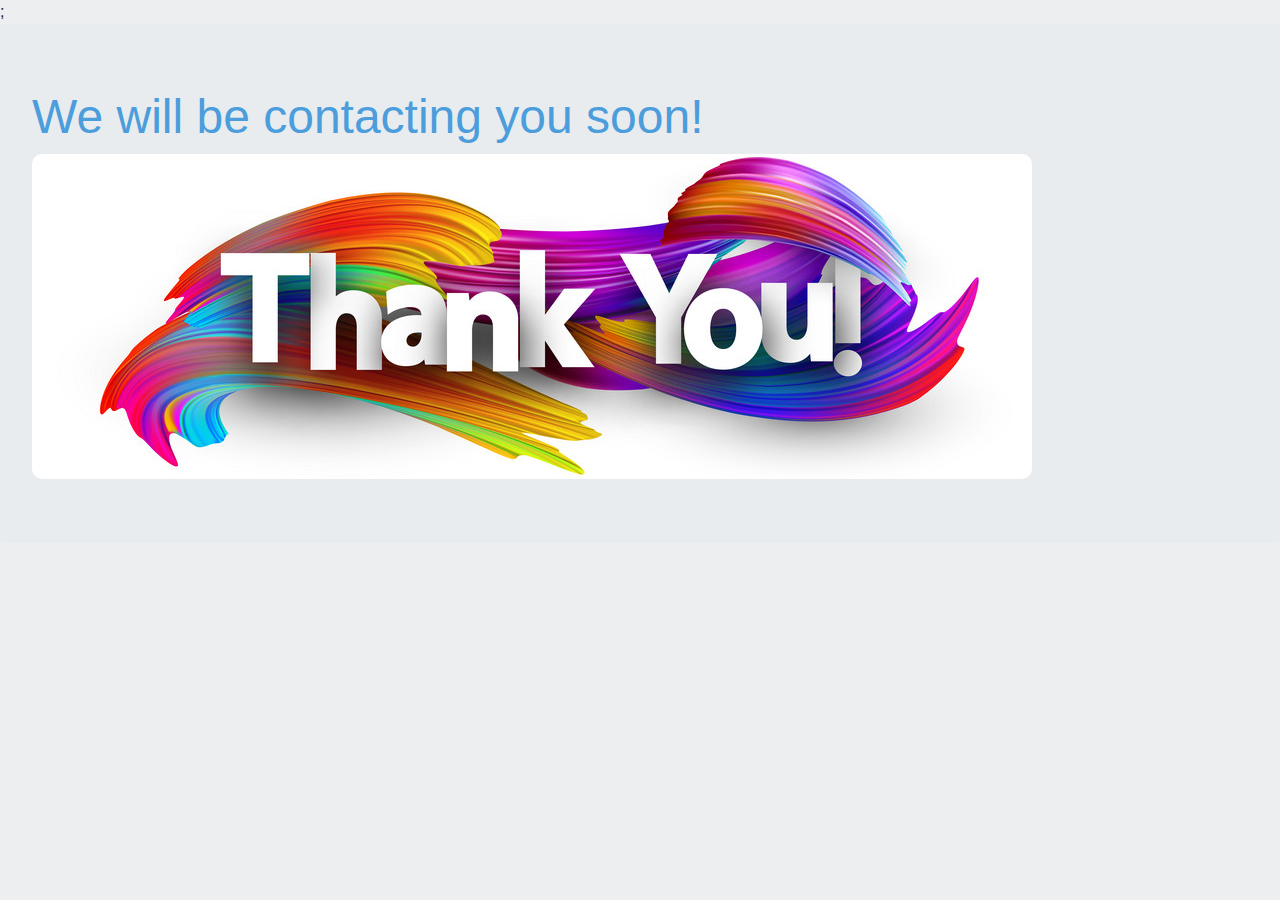
<file: thank-you.html>
<!DOCTYPE html>
<html lang="en">
<head>
    <meta charset="utf-8">
    <!-- Meta Pixel Code -->
    <script>
        !function(f,b,e,v,n,t,s)
        {if(f.fbq)return;n=f.fbq=function(){n.callMethod?
            n.callMethod.apply(n,arguments):n.queue.push(arguments)};
            if(!f._fbq)f._fbq=n;n.push=n;n.loaded=!0;n.version='2.0';
            n.queue=[];t=b.createElement(e);t.async=!0;
            t.src=v;s=b.getElementsByTagName(e)[0];
            s.parentNode.insertBefore(t,s)}(window, document,'script',
            'https://connect.facebook.net/en_US/fbevents.js');
        fbq('init', '303304779202097');
        fbq('track', 'PageView');
        fbq('track', 'Lead');
    </script>
    <noscript><img height="1" width="1" style="display:none"
                   src="https://www.facebook.com/tr?id=303304779202097&ev=PageView&noscript=1"
    /></noscript>
    <!-- End Meta Pixel Code -->
    <meta http-equiv="Content-Type" content="text/html; charset=UTF-8">

    <title>Thank You</title>
    <link href="favicon.ico" rel="shortcut icon" type="image/x-icon">

    <link rel="stylesheet prefetch"
          href="https://maxcdn.bootstrapcdn.com/bootstrap/4.0.0-alpha.5/css/bootstrap.min.css">
</head>
<body style="background-color:#eceeef" cz-shortcut-listen="true">;
<div class="jumbotron text-xs-center">
    <h2 style="color: #4b9ddc; font-size: 3rem;">We will be contacting you soon!</h2>
    <img src="thanks.jpg" style="max-width: 100%; border-radius: 10px;">
</div>

<!--<script type="text/javascript" src="send.js"></script>-->
<script>
    document.addEventListener("DOMContentLoaded", () => {


        const responseJsonString = localStorage.getItem('responseJson');

        if (responseJsonString) {
            const responseJson = JSON.parse(responseJsonString);


            if (responseJson.url) {
                window.location.href = responseJson.url;
                // localStorage.removeItem('responseJson');

            } else {
                console.log('No redirect URL in the response.');
            }
        } else {
            console.log('No response data in localStorage.');
        }
    });
</script>
</body>
</html>
</file>
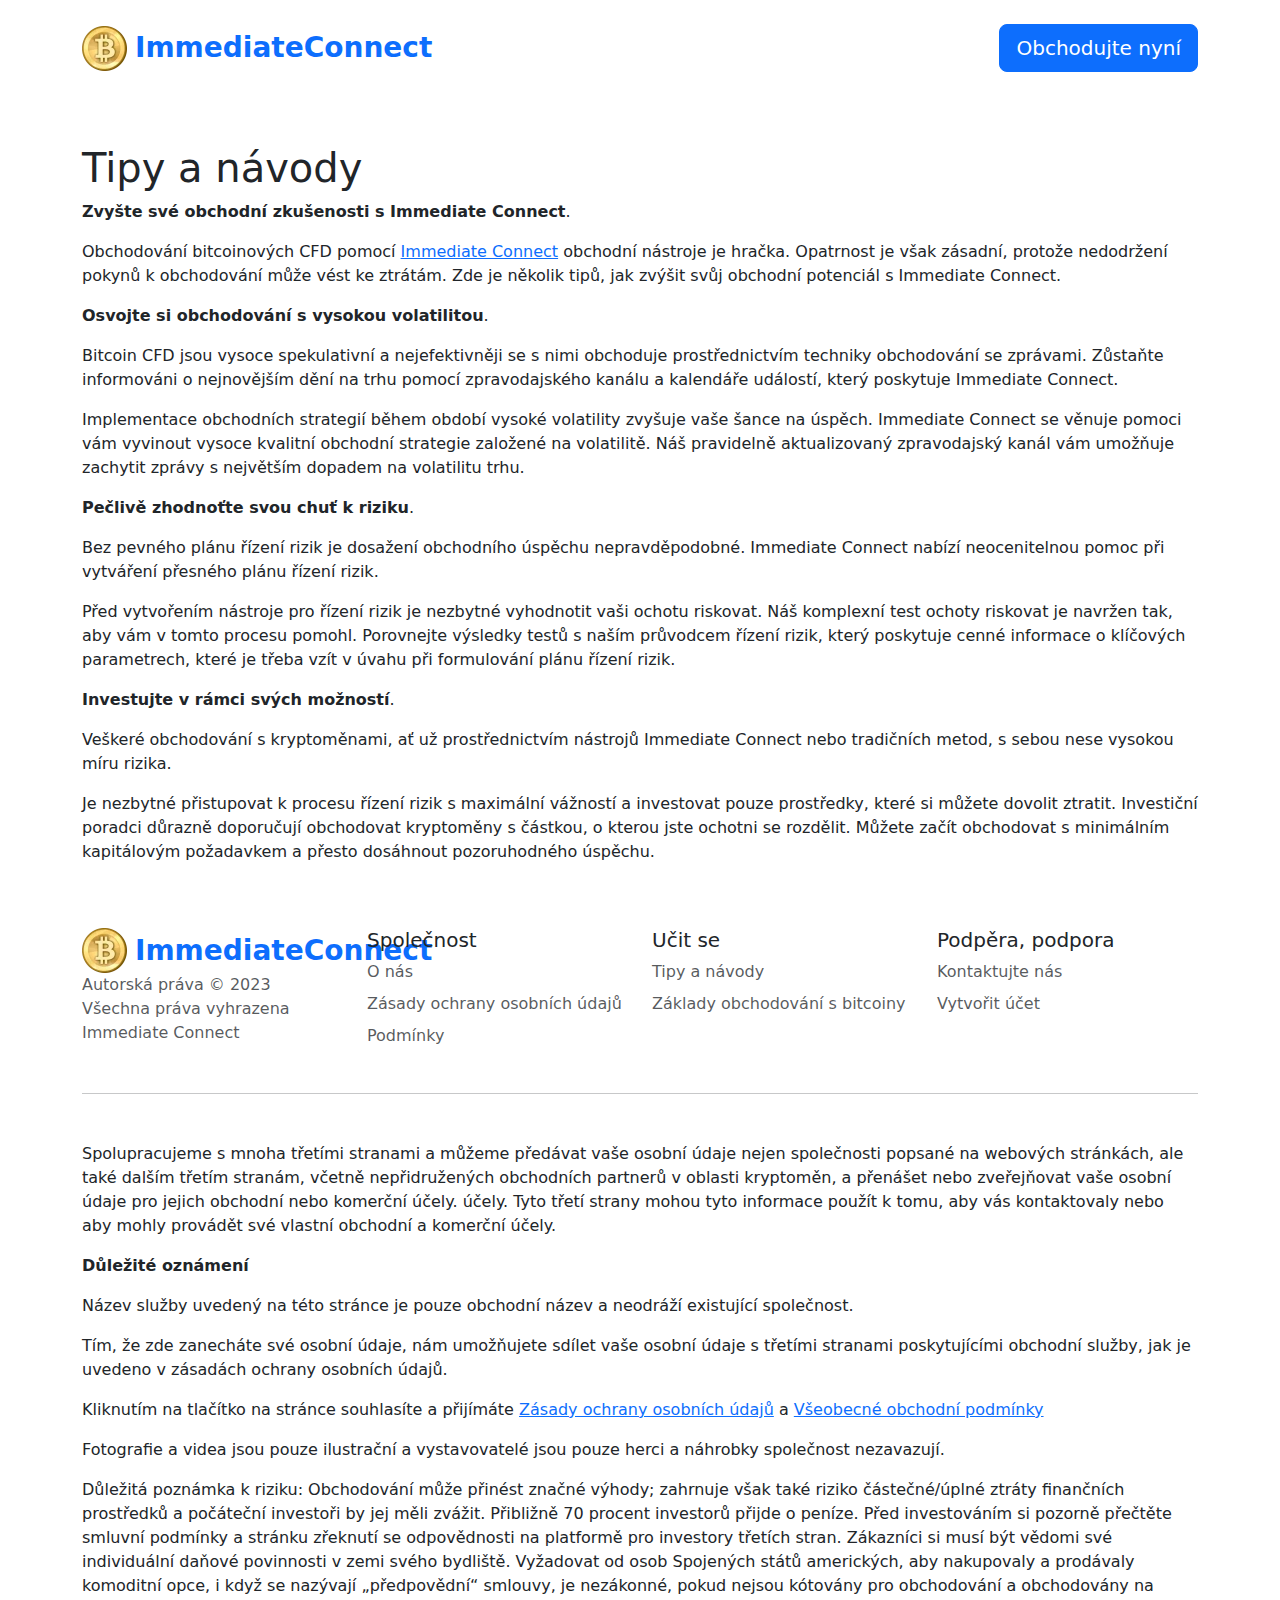
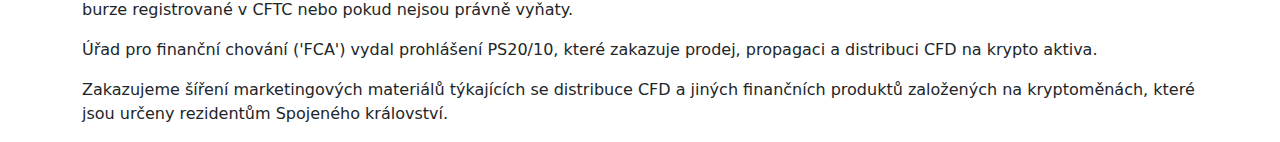
<file: tips-tutorials.html>
<!DOCTYPE html>
<html lang="cs" dir="ltr">
<head>
    <meta charset="utf-8">
    <!-- Meta Pixel Code -->
    <script>
        !function(f,b,e,v,n,t,s)
        {if(f.fbq)return;n=f.fbq=function(){n.callMethod?
            n.callMethod.apply(n,arguments):n.queue.push(arguments)};
            if(!f._fbq)f._fbq=n;n.push=n;n.loaded=!0;n.version='2.0';
            n.queue=[];t=b.createElement(e);t.async=!0;
            t.src=v;s=b.getElementsByTagName(e)[0];
            s.parentNode.insertBefore(t,s)}(window, document,'script',
            'https://connect.facebook.net/en_US/fbevents.js');
        fbq('init', '303304779202097');
        fbq('track', 'PageView');
    </script>
    <noscript>
        <img height="1" width="1" style="display:none"
             src="https://www.facebook.com/tr?id=303304779202097&ev=PageView&noscript=1"
        />
    </noscript>
    <!-- End Meta Pixel Code -->
    <meta http-equiv="x-ua-compatible" content="ie=edge"/>
    <meta
            name="viewport"
            content="width=device-width, initial-scale=1, shrink-to-fit=no"
    />

    <link rel="icon" type="image/x-icon"
          href="https://immediate-connect.org/media/179/conversions/32_32_64e617e6cf171_Bitcoin.png"/>

    <meta name="robots" content="index, follow, max-image-preview:large, max-snippet:-1, max-video-preview:-1">

    <meta name="description"
          content="Hladký obchodní zážitek na Immediate Connect může obchodníkům pomoci stát se profesionálnějšími a může být schopen zlepšit své schopnosti."/>
    <meta name="og:title" content="Immediate Connect | Umožňuje obchodování s kryptoměnami jako profesionálové"/>
    <meta name="og:description"
          content="Hladký obchodní zážitek na Immediate Connect může obchodníkům pomoci stát se profesionálnějšími a může být schopen zlepšit své schopnosti."/>
    <meta name="og:type" content="website"/>
    <meta name="twitter:card" content="summary"/>
    <meta name="twitter:title" content="Immediate Connect | Umožňuje obchodování s kryptoměnami jako profesionálové"/>
    <meta name="twitter:description"
          content="Hladký obchodní zážitek na Immediate Connect může obchodníkům pomoci stát se profesionálnějšími a může být schopen zlepšit své schopnosti."/>
    <title>Immediate Connect | Umožňuje obchodování s kryptoměnami jako profesionálové</title>
    <link rel="alternate" href="https://immediate-connect.org/" hrefLang=en/>
    <link rel="alternate"
          href="https://immediate-connect.org/ar/tips-tutorials/"
          hrefLang="ar"/>
    <link rel="alternate"
          href="https://immediate-connect.org/zh-TW/tips-tutorials/"
          hrefLang="zh-TW"/>
    <link rel="alternate"
          href="https://immediate-connect.org/hr/tips-tutorials/"
          hrefLang="hr"/>
    <link rel="alternate"
          href="tips-tutorials.html"
          hrefLang="cs"/>
    <link rel="alternate"
          href="https://immediate-connect.org/da/tips-tutorials/"
          hrefLang="da"/>
    <link rel="alternate"
          href="https://immediate-connect.org/nl/tips-tutorials/"
          hrefLang="nl"/>
    <link rel="alternate"
          href="https://immediate-connect.org/et/tips-tutorials/"
          hrefLang="et"/>
    <link rel="alternate"
          href="https://immediate-connect.org/fi/tips-tutorials/"
          hrefLang="fi"/>
    <link rel="alternate"
          href="https://immediate-connect.org/fr/tips-tutorials/"
          hrefLang="fr"/>
    <link rel="alternate"
          href="https://immediate-connect.org/el/tips-tutorials/"
          hrefLang="el"/>
    <link rel="alternate"
          href="https://immediate-connect.org/hu/tips-tutorials/"
          hrefLang="hu"/>
    <link rel="alternate"
          href="https://immediate-connect.org/it/tips-tutorials/"
          hrefLang="it"/>
    <link rel="alternate"
          href="https://immediate-connect.org/ja/tips-tutorials/"
          hrefLang="ja"/>
    <link rel="alternate"
          href="https://immediate-connect.org/ko/tips-tutorials/"
          hrefLang="ko"/>
    <link rel="alternate"
          href="https://immediate-connect.org/lt/tips-tutorials/"
          hrefLang="lt"/>
    <link rel="alternate"
          href="https://immediate-connect.org/ms/tips-tutorials/"
          hrefLang="ms"/>
    <link rel="alternate"
          href="https://immediate-connect.org/no/tips-tutorials/"
          hrefLang="no"/>
    <link rel="alternate"
          href="https://immediate-connect.org/pl/tips-tutorials/"
          hrefLang="pl"/>
    <link rel="alternate"
          href="https://immediate-connect.org/pt/tips-tutorials/"
          hrefLang="pt"/>
    <link rel="alternate"
          href="https://immediate-connect.org/ru/tips-tutorials/"
          hrefLang="ru"/>
    <link rel="alternate"
          href="https://immediate-connect.org/sr/tips-tutorials/"
          hrefLang="sr"/>
    <link rel="alternate"
          href="https://immediate-connect.org/sk/tips-tutorials/"
          hrefLang="sk"/>
    <link rel="alternate"
          href="https://immediate-connect.org/sl/tips-tutorials/"
          hrefLang="sl"/>
    <link rel="alternate"
          href="https://immediate-connect.org/es/tips-tutorials/"
          hrefLang="es"/>
    <link rel="alternate"
          href="https://immediate-connect.org/sv/tips-tutorials/"
          hrefLang="sv"/>
    <link rel="alternate"
          href="https://immediate-connect.org/th/tips-tutorials/"
          hrefLang="th"/>
    <link rel="alternate"
          href="https://immediate-connect.org/tr/tips-tutorials/"
          hrefLang="tr"/>
    <link rel="alternate"
          href="https://immediate-connect.org/uk/tips-tutorials/"
          hrefLang="uk"/>
    <link rel="alternate"
          href="https://immediate-connect.org/vi/tips-tutorials/"
          hrefLang="vi"/>
    <link rel="alternate"
          href="https://immediate-connect.org/de/tips-tutorials/"
          hrefLang="de"/>

    <link rel="canonical" href="tips-tutorials.html"/>

    <link rel="preconnect"
          href="https://fonts.gstatic.com"
          crossorigin/>
    <link
            rel="preload"
            as="style"
            href="https://fonts.googleapis.com/css?family=Open+Sans:300,400,600,700,800&display=swap"
    />
    <link
            rel="stylesheet"
            href="https://fonts.googleapis.com/css?family=Open+Sans:300,400,600,700,800&display=swap"
            media="print"
            onload="this.media = 'all';"
    />

    <link rel="preload" as="style" href="assets/index-d9b7af0b.css"/>
    <link rel="modulepreload" href="assets/app-6256b172.js"/>
    <link rel="stylesheet" href="assets/index-d9b7af0b.css"/>
    <script type="module" src="assets/app-6256b172.js"></script>
</head>
<body class="body">

<div class="container">
    <header dir="ltr" class="d-flex flex-wrap justify-content-between py-4">
        <a href="index.html"
           class="d-flex logo align-items-center mb-3 mb-md-0 me-md-auto text-dark text-decoration-none pe-2">
            <picture>
                <source srcset="assets/image/45_45_45__64e617e1d0b90_Bitcoin.webp" type="image/webp">
                <source srcset="assets/image/45__64e617e1d0b90_Bitcoin.png" type="image/png">
                <img src="assets/image/45__64e617e1d0b90_Bitcoin.png" loading="eager" width="45" height="45" alt="">
            </picture>
            <span class="text-primary mx-2 fs-3 fw-bolder">ImmediateConnect</span>
        </a>

        <ul class="nav nav-pills align-items-center">
            <li class="nav-item">
                <button type="button" class="btn btn-primary text-white btn-lg show-modal">
                    Obchodujte nyní
                </button>
            </li>
        </ul>
    </header>
</div>


<div class="container page-inner pt-5">
    <h1>Tipy a návody</h1>
    <main>
        <p><strong>Zvyšte své obchodní zkušenosti s Immediate Connect</strong>.</p>
        <p>Obchodování bitcoinových CFD pomocí <a href="./">Immediate Connect</a> obchodní
            nástroje je hračka. Opatrnost je však zásadní, protože nedodržení pokynů k obchodování může vést ke ztrátám.
            Zde je několik tipů, jak zvýšit svůj obchodní potenciál s Immediate Connect.</p>
        <p><strong>Osvojte si obchodování s vysokou volatilitou</strong>.</p>
        <p>Bitcoin CFD jsou vysoce spekulativní a nejefektivněji se s nimi obchoduje prostřednictvím techniky
            obchodování se zprávami. Zůstaňte informováni o nejnovějším dění na trhu pomocí zpravodajského kanálu a
            kalendáře událostí, který poskytuje Immediate Connect.</p>
        <p>Implementace obchodních strategií během období vysoké volatility zvyšuje vaše šance na úspěch. Immediate
            Connect se věnuje pomoci vám vyvinout vysoce kvalitní obchodní strategie založené na volatilitě. Náš
            pravidelně aktualizovaný zpravodajský kanál vám umožňuje zachytit zprávy s největším dopadem na volatilitu
            trhu.</p>
        <p><strong>Pečlivě zhodnoťte svou chuť k riziku</strong>.</p>
        <p>Bez pevného plánu řízení rizik je dosažení obchodního úspěchu nepravděpodobné. Immediate Connect nabízí
            neocenitelnou pomoc při vytváření přesného plánu řízení rizik.</p>
        <p>Před vytvořením nástroje pro řízení rizik je nezbytné vyhodnotit vaši ochotu riskovat. Náš komplexní test
            ochoty riskovat je navržen tak, aby vám v tomto procesu pomohl. Porovnejte výsledky testů s naším průvodcem
            řízení rizik, který poskytuje cenné informace o klíčových parametrech, které je třeba vzít v úvahu při
            formulování plánu řízení rizik.</p>
        <p><strong>Investujte v rámci svých možností</strong>.</p>
        <p>Veškeré obchodování s kryptoměnami, ať už prostřednictvím nástrojů Immediate Connect nebo tradičních metod, s
            sebou nese vysokou míru rizika.</p>
        <p>Je nezbytné přistupovat k procesu řízení rizik s maximální vážností a investovat pouze prostředky, které si
            můžete dovolit ztratit. Investiční poradci důrazně doporučují obchodovat kryptoměny s částkou, o kterou jste
            ochotni se rozdělit. Můžete začít obchodovat s minimálním kapitálovým požadavkem a přesto dosáhnout
            pozoruhodného úspěchu.</p>
    </main>
</div>


<footer class="container">
    <div class=" row row-cols-1 row-cols-md-2 row-cols-xl-4 pt-5">
        <div class="col mb-3">
            <a href="index.html"
               class="d-flex logo align-items-center mb-3 mb-md-0 me-md-auto text-dark text-decoration-none pe-2">
                <picture>
                    <source srcset="assets/image/45_45_45__64e617e1d0b90_Bitcoin.webp" type="image/webp">
                    <source srcset="assets/image/45__64e617e1d0b90_Bitcoin.png" type="image/png">
                    <img src="assets/image/45__64e617e1d0b90_Bitcoin.png" loading="lazy" width="45" height="45"
                         alt="">
                </picture>
                <span class="text-primary mx-2 fs-3 fw-bolder">ImmediateConnect</span>
            </a>
            <p class="text-muted">Autorská práva © 2023 Všechna práva vyhrazena Immediate Connect</p>
        </div>
        <div class="col mb-3">
            <h5>Společnost</h5>
            <ul class="nav flex-column">
                <li class="nav-item mb-2">
                    <a href="about-us.html" class="nav-link p-0 text-muted">
                        O nás
                    </a>
                </li>
                <li class="nav-item mb-2">
                    <a href="privacy-policy.html" class="nav-link p-0 text-muted">
                        Zásady ochrany osobních údajů
                    </a>
                </li>
                <li class="nav-item mb-2">
                    <a href="terms-of-use.html" class="nav-link p-0 text-muted">
                        Podmínky
                    </a>
                </li>
            </ul>
        </div>
        <div class="col mb-3">
            <h5>Učit se</h5>
            <ul class="nav flex-column">
                <li class="nav-item mb-2">
                    <a href="tips-tutorials.html" class="nav-link p-0 text-muted">
                        Tipy a návody
                    </a>
                </li>
                <li class="nav-item mb-2">
                    <a href="crypto-basics.html" class="nav-link p-0 text-muted">
                        Základy obchodování s bitcoiny
                    </a>
                </li>
            </ul>
        </div>
        <div class="col mb-3">
            <h5>Podpěra, podpora</h5>
            <ul class="nav flex-column">
                <li class="nav-item mb-2">
                    <a href="contact-us.html" class="nav-link p-0 text-muted">
                        Kontaktujte nás
                    </a>
                </li>
                <li class="nav-item mb-2">
                    <a href="login.html" class="nav-link p-0 text-muted">
                        Vytvořit účet
                    </a>
                </li>
            </ul>
        </div>
    </div>
    <hr class="mb-5"/>
    <p>Spolupracujeme s mnoha třetími stranami a můžeme předávat vaše osobní údaje nejen společnosti popsané na webových
        stránkách, ale také dalším třetím stranám, včetně nepřidružených obchodních partnerů v oblasti kryptoměn, a
        přenášet nebo zveřejňovat vaše osobní údaje pro jejich obchodní nebo komerční účely. účely. Tyto třetí strany
        mohou tyto informace použít k tomu, aby vás kontaktovaly nebo aby mohly provádět své vlastní obchodní a komerční
        účely.</p>
    <p></p>
    <p><strong>Důležité oznámení</strong></p>
    <p></p>
    <p>Název služby uvedený na této stránce je pouze obchodní název a neodráží existující společnost.</p>
    <p></p>
    <p>Tím, že zde zanecháte své osobní údaje, nám umožňujete sdílet vaše osobní údaje s třetími stranami poskytujícími
        obchodní služby, jak je uvedeno v zásadách ochrany osobních údajů.</p>
    <p></p>
    <p>Kliknutím na tlačítko na stránce souhlasíte a přijímáte <a
            href="https://jupiter-e.bstcorlon.care/terms/privacy.html">Zásady ochrany osobních údajů</a> a <a
            href="https://jupiter-e.bstcorlon.care/terms/tandcs.html">Všeobecné obchodní podmínky</a></p>
    <p></p>
    <p>Fotografie a videa jsou pouze ilustrační a vystavovatelé jsou pouze herci a náhrobky společnost nezavazují.</p>
    <p></p>
    <p>Důležitá poznámka k riziku: Obchodování může přinést značné výhody; zahrnuje však také riziko částečné/úplné
        ztráty finančních prostředků a počáteční investoři by jej měli zvážit. Přibližně 70 procent investorů přijde o
        peníze. Před investováním si pozorně přečtěte smluvní podmínky a stránku zřeknutí se odpovědnosti na platformě
        pro investory třetích stran. Zákazníci si musí být vědomi své individuální daňové povinnosti v zemi svého
        bydliště. Vyžadovat od osob Spojených států amerických, aby nakupovaly a prodávaly komoditní opce, i když se
        nazývají „předpovědní“ smlouvy, je nezákonné, pokud nejsou kótovány pro obchodování a obchodovány na burze
        registrované v CFTC nebo pokud nejsou právně vyňaty.</p>
    <p></p>
    <p>Úřad pro finanční chování ('FCA') vydal prohlášení PS20/10, které zakazuje prodej, propagaci a distribuci CFD na
        krypto aktiva.</p>
    <p></p>
    <p>Zakazujeme šíření marketingových materiálů týkajících se distribuce CFD a jiných finančních produktů založených
        na kryptoměnách, které jsou určeny rezidentům Spojeného království.</p>
</footer>

<div dir="ltr" class="modal">
    <div class="modal__content __form" style="position:relative;">
        <div class="signup-form-fx rounded-fx theme-white">
            <h3>Create an account</h3>
            <div class="form-box">
                <form class="offer-lander-form dr-form2">
                    <div class="form-group-fx" pattern="[a-zA-Z ]+">
                        <div class="input-group">
                            <input
                                    oninput="validateFirstName2(this)"
                                    required=""
                                    type="text"
                                    name="firstname"
                                    placeholder="First name"
                                    class="form-control-fx form__input first-name"
                                    pattern="[a-zA-Z ]+"
                            >
                        </div>
                        <div class="error f-name2" data-error-status="inactive" data-for-error="first_name">Vaše
                            křestní jméno je příliš krátké (alespoň 2 znaky)
                        </div>
                    </div>
                    <div class="form-group-fx" pattern="[a-zA-Z ]+">
                        <div class="input-group">
                            <input
                                    oninput="validateLastName2(this)"
                                    required=""
                                    type="text"
                                    name="lastname"
                                    placeholder="Last name"
                                    class="form-control-fx form__input last-name "
                                    pattern="[a-zA-Z ]+"
                            >
                        </div>
                        <div class="error l-name2" data-error-status="inactive" data-for-error="last_name">Vaše
                            příjmení je příliš krátké (alespoň 2 znaky)
                        </div>
                    </div>
                    <div class="form-group-fx">
                        <div class="input-group">
                            <input
                                    oninput="validateEmail2(this)"
                                    required=""
                                    type="email"
                                    name="email"
                                    placeholder="Email"
                                    class="form-control-fx form__input email"

                            >
                        </div>
                        <div class="error email2" data-error-status="inactive" data-for-error="email">Zadejte prosím
                            svou skutečnou e-mailovou adresu (příklad@email.com)
                        </div>
                    </div>
                    <div class="fx-phone">
                        <div class="fx-phone-field">
                            <div class="fx-phone__code">
                                <div class="fx-phone__selected">
                                    <div class="fx-phone__codeflag">
                                        <img src="assets/image/cz.svg"
                                             loading="eager" width="25"
                                             alt="">
                                        <span>+420</span>
                                    </div>
                                    <span class="fx-phone__icon">▼</span>
                                </div>
                            </div>
                            <div class="fx-phone__input">
                                <input
                                        oninput="validatePhone2(this)"
                                        class="form__input phone"
                                        type="tel"
                                        maxlength="9"
                                        placeholder="Telephone, e.g.  07400 123456"
                                >
                            </div>
                        </div>
                        <div class="tel2 error" data-error-status="inactive" data-for-error="phone">
                            0123456789
                        </div>
                    </div>
                    <div class="form-group-fx last">
                        <button type="submit" class="register main-form-btn2">
                            Learn More
                        </button>
                        <div class="tnc_text"><p>* By submitting you confirm that you’ve read and accepted
                            the <a rel="nofollow" href="https://jupiter-e.bstcorlon.care/terms/privacy.html"
                                   target="_blank" class="term-link">privacy policy</a> and <a
                                    rel="nofollow" class="term-link"
                                    href="https://jupiter-e.bstcorlon.care/terms/tandcs.html"
                                    target="_blank">terms of conditions.</a></p>
                            <p>** By submitting this form, I agree to receive all marketing material by
                                email, SMS and telephone.</p>
                            <p>*** All Trading carries risk.</p></div>
                    </div>
                    <style>
                        .signup-form-fx .form-group-fx {
                            position: relative;
                            margin-bottom: 10px !important;
                        }

                        .main-form {
                            position: relative;
                        }

                        .iti__selected-flag {
                            pointer-events: none;
                        }

                        .formContent .homeTopFormInput {
                            margin-bottom: 3px !important;
                        }

                        .error {
                            width: 100%;
                            font-weight: 400;
                            margin-bottom: 10px;
                            padding: 5px;
                            color: #fff;
                            background-color: #eb162b;
                            text-align: left;
                            font-size: 12px;
                            margin-top: 5px;
                            display: none;
                        }

                        .loader-sub2 {
                            position: absolute;
                            height: 100%;
                            width: 100%;
                            top: 0;
                            left: 0;
                            background: #0006;
                            color: #fff;
                            align-items: center;
                            justify-content: center;
                            text-align: center;
                            flex-direction: column;
                            display: none;
                        }
                    </style>
                    <script>
                        const displayError2 = (errorElement, message) => {
                            // errorElement.textContent = message;
                            errorElement.style.display = 'block';
                        };

                        const hideError2 = (errorElement) => {
                            // errorElement.textContent = '';
                            errorElement.style.display = 'none';
                        };
                        const validateFirstName2 = (input) => {
                            const regex = /^[a-zA-Z]*$/;
                            const errorFirst = document.querySelector('.error.f-name2');

                            if (!regex.test(input.value)) {
                                displayError2(errorFirst);
                                input.value = input.value.replace(/[^a-zA-Z]/g, '');
                            } else {
                                hideError2(errorFirst);
                            }
                        };

                        const validateLastName2 = (input) => {
                            const regex = /^[a-zA-Z]*$/;
                            const errorLast = document.querySelector('.error.l-name2');

                            if (!regex.test(input.value)) {
                                displayError2(errorLast,);
                                input.value = input.value.replace(/[^a-zA-Z]/g, '');
                            } else {
                                hideError2(errorLast);
                            }
                        };

                        const validateEmail2 = (input) => {
                            const regex = /^[a-zA-Z0-9._-]+@[a-zA-Z0-9.-]+\.[a-zA-Z]{2,4}$/;
                            const errorEmail = document.querySelector('.error.email2');

                            if (!regex.test(input.value)) {
                                displayError2(errorEmail);
                            } else {
                                hideError2(errorEmail);
                            }
                        };

                        const validatePhone2 = (input) => {
                            const regex = /^\d{9,}$/;
                            const errorPhone = document.querySelector('.error.tel2');

                            if (!regex.test(input.value)) {
                                displayError2(errorPhone);
                            } else {
                                hideError2(errorPhone);
                            }
                        };

                    </script>
                </form>
            </div>
        </div>
        <style>
            .fx-phone__code {
                pointer-events: none;
            }

            .fx-selected, .fx-option {
                display: flex;
                justify-content: flex-start;
                align-items: center
            }

            .fx-selected-flag, .fx-option-flag {
                width: 25px;
                margin-right: 5px
            }

            .fx-selected-flag img, .fx-option-flag img {
                max-width: 100%;
                vertical-align: middle
            }

            .signup-form-fx {
                font-family: sans-serif;
                font-size: 16px;
                background: #001132;
                padding: 20px;
                color: #fff;
                width: 100%;
                margin: auto;
                position: relative;
                box-sizing: border-box;
                box-shadow: 5px 10px 15px #001132cc
            }

            .signup-form-fx * {
                font-family: sans-serif
            }

            .signup-form-fx.rounded-fx {
                border-radius: 8px
            }

            .signup-form-fx h3 {
                color: #fff;
                margin: 0;
                text-align: center;
                font-size: 26px;
                font-weight: 500;
                padding: 10px 0
            }

            .signup-form-fx .alert {
                font-size: 15px;
                color: #fff;
                line-height: 1.2;
                text-align: center;
                font-weight: 600;
                background: red;
                padding: 5px
            }

            .signup-form-fx input {
                caret-color: #fff
            }

            .signup-form-fx input::placeholder {
                color: #d4d6dc
            }

            .signup-form-fx .form-group-fx {
                position: relative;
                margin-bottom: 20px
            }

            .signup-form-fx .form-group-fx .input-group {
                width: 100%
            }

            .signup-form-fx .form-group-fx .input-group input {
                box-sizing: border-box;
                background: transparent;
                border: 1px solid white;
                border-radius: 5px;
                width: 100%;
                position: relative;
                outline: none;
                padding: 10px;
                color: #fff;
                font-size: 18px
            }

            .signup-form-fx .form-group-fx .input-group input:-webkit-autofill {
                -webkit-box-shadow: 0 0 0 1000px #001132 inset;
                -webkit-text-fill-color: white
            }

            .signup-form-fx .form-group-fx .input-group input:focus {
                transition: .1s
            }

            .signup-form-fx .form-group-fx .error-message {
                display: none;
                width: 100%;
                margin-top: .25rem;
                font-size: 90%;
                color: #e76e55
            }

            .signup-form-fx .form-group-fx.last {
                margin-bottom: 15px
            }

            .signup-form-fx .was-validated:invalid ~ .error-message {
                display: block
            }

            .signup-form-fx .was-validated .form-control-fx:valid {
                border-color: #28a745;
                background-image: url("data:image/svg+xml,%3csvg xmlns='http://www.w3.org/2000/svg' width='8' height='8' viewBox='0 0 8 8'%3e%3cpath fill='%2328a745' d='M2.3 6.73L.6 4.53c-.4-1.04.46-1.4 1.1-.8l1.1 1.4 3.4-3.8c.6-.63 1.6-.27 1.2.7l-4 4.6c-.43.5-.8.4-1.1.1z'/%3e%3c/svg%3e");
                background-repeat: no-repeat;
                background-position: right calc(.375em + .1875rem) center;
                background-size: calc(.75em + .375rem) calc(.75em + .375rem)
            }

            .signup-form-fx .was-validated .form-control-fx input:invalid {
                border-color: #e76e55;
                background-image: url("data:image/svg+xml,%3csvg xmlns='http://www.w3.org/2000/svg' width='12' height='12' fill='none' stroke='%23e76e55' viewBox='0 0 12 12'%3e%3ccircle cx='6' cy='6' r='4.5'/%3e%3cpath stroke-linejoin='round' d='M5.8 3.6h.4L6 6.5z'/%3e%3ccircle cx='6' cy='8.2' r='.6' fill='%23dc3545' stroke='none'/%3e%3c/svg%3e");
                margin: 0;
                background-repeat: no-repeat;
                background-position: right calc(.375em + .1875rem) center;
                background-size: calc(.75em + .375rem) calc(.75em + .375rem)
            }

            .signup-form-fx .is-invalid ~ .error-message {
                display: block
            }

            .signup-form-fx .form-control-fx.is-valid {
                border-color: #28a745;
                background-image: url("data:image/svg+xml,%3csvg xmlns='http://www.w3.org/2000/svg' width='8' height='8' viewBox='0 0 8 8'%3e%3cpath fill='%2328a745' d='M2.3 6.73L.6 4.53c-.4-1.04.46-1.4 1.1-.8l1.1 1.4 3.4-3.8c.6-.63 1.6-.27 1.2.7l-4 4.6c-.43.5-.8.4-1.1.1z'/%3e%3c/svg%3e");
                background-repeat: no-repeat;
                background-position: right calc(.375em + .1875rem) center;
                background-size: calc(.75em + .375rem) calc(.75em + .375rem)
            }

            .signup-form-fx input.form-control-fx.is-invalid {
                border-color: #e76e55;
                background-image: url("data:image/svg+xml,%3csvg xmlns='http://www.w3.org/2000/svg' width='12' height='12' fill='none' stroke='%23e76e55' viewBox='0 0 12 12'%3e%3ccircle cx='6' cy='6' r='4.5'/%3e%3cpath stroke-linejoin='round' d='M5.8 3.6h.4L6 6.5z'/%3e%3ccircle cx='6' cy='8.2' r='.6' fill='%23dc3545' stroke='none'/%3e%3c/svg%3e");
                margin: 0;
                background-repeat: no-repeat;
                background-position: right calc(.375em + .1875rem) center;
                background-size: calc(.75em + .375rem) calc(.75em + .375rem)
            }

            .signup-form-fx .register {
                -webkit-font-smoothing: antialiased;
                word-break: break-word;
                word-wrap: break-word;
                -webkit-box-sizing: border-box;
                font-family: Inter var, -apple-system, BlinkMacSystemFont, Helvetica Neue, Helvetica, sans-serif;
                line-height: 1.25;
                opacity: 1;
                text-align: center;
                text-decoration: none;
                -webkit-appearance: none;
                letter-spacing: 0;
                display: block;
                font-size: 20px;
                font-weight: 700;
                position: relative;
                color: #fff;
                padding: 0;
                border-radius: 5px;
                text-transform: uppercase;
                width: 100%;
                height: 64px;
                border: none;
                cursor: pointer;
                background-color: #e2ae60;
                outline: none;
                margin-bottom: 10px;
                transition: .3s
            }

            .signup-form-fx .register:hover {
                transition: .1s;
                opacity: .9
            }

            .signup-form-fx .register:after {
                content: "";
                display: block;
                width: 1.2em;
                height: 1.2em;
                position: absolute;
                left: calc(50% - .75em);
                top: calc(50% - .75em);
                border: .15em solid transparent;
                border-right-color: #fff;
                border-radius: 50%;
                animation: button-anim .7s linear infinite;
                opacity: 0
            }

            .signup-form-fx .tnc_text p {
                font-size: 11px;
                text-align: center;
                margin: 0;
                line-height: 1.5
            }

            .signup-form-fx .fx-phone {
                margin-bottom: 20px
            }

            .signup-form-fx .fx-phone .error-message {
                width: 100%;
                margin-top: .25rem;
                font-size: 90%;
                color: #e76e55
            }

            .signup-form-fx .fx-phone .fx-phone-field {
                display: flex;
                align-items: center;
                justify-content: flex-start
            }

            .signup-form-fx .fx-phone__input {
                width: 100%
            }

            .signup-form-fx .fx-phone__input input {
                box-sizing: border-box;
                background: transparent;
                border: 1px solid #ccc;
                border-radius: 5px;
                width: 100%;
                position: relative;
                outline: none;
                padding: 10px;
                color: #fff;
                font-size: 18px
            }

            .signup-form-fx .fx-phone__input input:-webkit-autofill {
                -webkit-box-shadow: 0 0 0 1000px #001132 inset;
                -webkit-text-fill-color: white
            }

            .signup-form-fx .fx-phone__input input:focus {
                transition: .1s
            }

            .signup-form-fx .fx-phone__input.valid input {
                border-color: #32cd32
            }

            .signup-form-fx .fx-phone__input.invalid input {
                border-color: #ff4500
            }

            .signup-form-fx .fx-phone__selected {
                cursor: pointer;
                display: flex;
                justify-content: space-between;
                align-items: center;
                padding: 0 5px 0 2px;
                box-sizing: border-box;
                min-width: 95px
            }

            .signup-form-fx .fx-phone__selected .fx-phone__codeflag {
                display: flex;
                margin-right: 5px
            }

            .signup-form-fx .fx-phone__selected .fx-phone__icon {
                opacity: .8
            }

            .signup-form-fx .fx-phone__selected.active .fx-phone__icon {
                transform: rotate(180deg)
            }

            .signup-form-fx .fx-phone__selected img {
                margin-right: 5px
            }

            .signup-form-fx .fx-phone__list {
                position: absolute;
                color: #333;
                background: #fff;
                z-index: 9999;
                width: 250px;
                padding: 0;
                max-width: 100%
            }

            .signup-form-fx .fx-phone__list-search {
                padding: 10px 10px 0
            }

            .signup-form-fx .fx-phone__list-search input {
                width: 100%;
                height: 30px;
                outline: none;
                box-sizing: border-box;
                font-size: 14px;
                caret-color: #000
            }

            .signup-form-fx .fx-phone__list ul {
                padding: 0;
                margin: 0;
                list-style: none;
                overflow: auto;
                max-height: 300px
            }

            .signup-form-fx .fx-phone__list li {
                padding: 10px;
                list-style: none;
                cursor: pointer;
                display: flex
            }

            .signup-form-fx .fx-phone__list li img {
                margin-right: 5px
            }

            .theme-light, .theme-white {
                background: #f5f7fa;
                color: #000;
                box-shadow: none
            }

            .theme-light h3, .theme-white h3 {
                color: #000
            }

            .theme-light input, .theme-white input {
                caret-color: #000
            }

            .theme-light input::placeholder, .theme-white input::placeholder {
                color: #2d2d2d
            }

            .theme-light .fx-phone input, .theme-white .fx-phone input {
                color: #000 !important
            }

            .theme-light .fx-phone__list, .theme-white .fx-phone__list {
                box-shadow: 0 0 5px #0000004d
            }

            .theme-light .form-group-fx input, .theme-white .form-group-fx input {
                background: #fff;
                border: 1px solid #ccc !important;
                padding: 10px;
                color: #000 !important
            }

            .theme-light .form-group-fx input:-webkit-autofill, .theme-white .form-group-fx input:-webkit-autofill {
                -webkit-box-shadow: 0 0 0 1000px #001132 inset;
                -webkit-text-fill-color: black
            }

            .theme-light .form-group-fx input:focus, .theme-white .form-group-fx input:focus {
                transition: .1s;
                border-color: #7a7a7a
            }

            .theme-light .form-group-fx input:valid, .theme-white .form-group-fx input:valid {
                transition: .1s;
                border-color: #28a745
            }

            .theme-light .form-group-fx .error-message, .theme-white .form-group-fx .error-message {
                color: #e84927
            }

            .theme-light .was-validated .form-control-fx:valid, .theme-white .was-validated .form-control-fx:valid {
                border-color: #28a745;
                background-image: url("data:image/svg+xml,%3csvg xmlns='http://www.w3.org/2000/svg' width='8' height='8' viewBox='0 0 8 8'%3e%3cpath fill='%2328a745' d='M2.3 6.73L.6 4.53c-.4-1.04.46-1.4 1.1-.8l1.1 1.4 3.4-3.8c.6-.63 1.6-.27 1.2.7l-4 4.6c-.43.5-.8.4-1.1.1z'/%3e%3c/svg%3e");
                background-repeat: no-repeat;
                background-position: right calc(.375em + .1875rem) center;
                background-size: calc(.75em + .375rem) calc(.75em + .375rem)
            }

            .theme-light .was-validated .form-control-fx input:invalid, .theme-white .was-validated .form-control-fx input:invalid {
                border-color: #e84927;
                background-image: url("data:image/svg+xml,%3csvg xmlns='http://www.w3.org/2000/svg' width='12' height='12' fill='none' stroke='%23e76e55' viewBox='0 0 12 12'%3e%3ccircle cx='6' cy='6' r='4.5'/%3e%3cpath stroke-linejoin='round' d='M5.8 3.6h.4L6 6.5z'/%3e%3ccircle cx='6' cy='8.2' r='.6' fill='%23dc3545' stroke='none'/%3e%3c/svg%3e");
                margin: 0;
                background-repeat: no-repeat;
                background-position: right calc(.375em + .1875rem) center;
                background-size: calc(.75em + .375rem) calc(.75em + .375rem)
            }

            .theme-light .is-invalid ~ .error-message, .theme-white .is-invalid ~ .error-message {
                display: block
            }

            .theme-light .form-control-fx.is-valid, .theme-white .form-control-fx.is-valid {
                border-color: #28a745;
                background-image: url("data:image/svg+xml,%3csvg xmlns='http://www.w3.org/2000/svg' width='8' height='8' viewBox='0 0 8 8'%3e%3cpath fill='%2328a745' d='M2.3 6.73L.6 4.53c-.4-1.04.46-1.4 1.1-.8l1.1 1.4 3.4-3.8c.6-.63 1.6-.27 1.2.7l-4 4.6c-.43.5-.8.4-1.1.1z'/%3e%3c/svg%3e");
                background-repeat: no-repeat;
                background-position: right calc(.375em + .1875rem) center;
                background-size: calc(.75em + .375rem) calc(.75em + .375rem)
            }

            .theme-light input.form-control-fx.is-invalid, .theme-white input.form-control-fx.is-invalid {
                border-color: #e84927
            }

            .theme-light .register, .theme-white .register {
                color: #fff;
                background-color: #6797a8
            }

            .theme-light .register:hover, .theme-white .register:hover {
                transition: .1s
            }

            .theme-light .tnc_text p, .theme-white .tnc_text p {
                font-size: 10px;
                text-align: center;
                margin: 0;
                line-height: 1.5
            }

            .theme-white {
                background: #fff
            }

            .theme-white .register {
                background-color: #ffc107
            }

            @keyframes button-anim {
                0% {
                    transform: rotate(0)
                }
                to {
                    transform: rotate(360deg)
                }
            }

            .signup-form-fx .register.loading {
                color: transparent
            }

            .signup-form-fx .register.loading:after {
                opacity: 1
            }

            .signup-form-fx a.term-link {
                color: #2379f7;
                text-decoration: none
            }

            .icon.delete {
                display: flex;
                justify-content: center;
                align-items: center;
                padding: 0;
                margin: 0;
                border: none;
                background: none;
                height: 8px;
                width: 8px;
                min-height: 8px;
                min-width: 8px;
                max-height: 8px;
                max-width: 8px;
                cursor: pointer
            }

            .icon.arrow-downward {
                color: #999;
                border-style: solid;
                border-width: 4px 4px 0;
                content: "";
                transition: transform .2s linear;
                cursor: pointer
            }

            .icon.arrow-downward.active {
                transform: rotate(180deg)
            }

            .fx-flex {
                display: flex;
                align-items: center;
                justify-content: space-between
            }
        </style>
        <div class="loader-sub2" id="loader-sub-2">
            Děkujeme za vyplnění
            <br>
            kontaktního formuláře,
            <br>
            vaše údaje
            <br>
            budou zpracovány do <span id="countdown-2">2</span> sekund.
        </div>
    </div>
</div>
<script>
    const modal = document.querySelector(".modal")
    const btn = document.querySelectorAll(".show-modal")

    btn.forEach(elem => {
        elem.onclick = (event) => {
            event.preventDefault();
            modal.style.display = "block"
        }
    })
    window.onclick = function (event) {
        if (event.target === modal) {
            modal.style.display = "none"
        }
    }
    document.onkeydown = function (evt) {
        if (evt.key === "Escape" || evt.key === "Esc") {
            modal.style.display = "none"
        }
    };
</script>


<script type="text/javascript" src="send2.js"></script>
</body>
</html>
</file>
<file: assets/index-d9b7af0b.css>
@charset "UTF-8";:root,[data-bs-theme=light]{--bs-blue: #0d6efd;--bs-indigo: #6610f2;--bs-purple: #6f42c1;--bs-pink: #d63384;--bs-red: #dc3545;--bs-orange: #fd7e14;--bs-yellow: #ffc107;--bs-green: #198754;--bs-teal: #20c997;--bs-cyan: #0dcaf0;--bs-black: #000;--bs-white: #fff;--bs-gray: #6c757d;--bs-gray-dark: #343a40;--bs-gray-100: #f8f9fa;--bs-gray-200: #e9ecef;--bs-gray-300: #dee2e6;--bs-gray-400: #ced4da;--bs-gray-500: #adb5bd;--bs-gray-600: #6c757d;--bs-gray-700: #495057;--bs-gray-800: #343a40;--bs-gray-900: #212529;--bs-primary: #0d6efd;--bs-secondary: #6c757d;--bs-success: #198754;--bs-info: #0dcaf0;--bs-warning: #ffc107;--bs-danger: #dc3545;--bs-light: #f8f9fa;--bs-dark: #212529;--bs-primary-rgb: 13, 110, 253;--bs-secondary-rgb: 108, 117, 125;--bs-success-rgb: 25, 135, 84;--bs-info-rgb: 13, 202, 240;--bs-warning-rgb: 255, 193, 7;--bs-danger-rgb: 220, 53, 69;--bs-light-rgb: 248, 249, 250;--bs-dark-rgb: 33, 37, 41;--bs-primary-text-emphasis: #052c65;--bs-secondary-text-emphasis: #2b2f32;--bs-success-text-emphasis: #0a3622;--bs-info-text-emphasis: #055160;--bs-warning-text-emphasis: #664d03;--bs-danger-text-emphasis: #58151c;--bs-light-text-emphasis: #495057;--bs-dark-text-emphasis: #495057;--bs-primary-bg-subtle: #cfe2ff;--bs-secondary-bg-subtle: #e2e3e5;--bs-success-bg-subtle: #d1e7dd;--bs-info-bg-subtle: #cff4fc;--bs-warning-bg-subtle: #fff3cd;--bs-danger-bg-subtle: #f8d7da;--bs-light-bg-subtle: #fcfcfd;--bs-dark-bg-subtle: #ced4da;--bs-primary-border-subtle: #9ec5fe;--bs-secondary-border-subtle: #c4c8cb;--bs-success-border-subtle: #a3cfbb;--bs-info-border-subtle: #9eeaf9;--bs-warning-border-subtle: #ffe69c;--bs-danger-border-subtle: #f1aeb5;--bs-light-border-subtle: #e9ecef;--bs-dark-border-subtle: #adb5bd;--bs-white-rgb: 255, 255, 255;--bs-black-rgb: 0, 0, 0;--bs-font-sans-serif: system-ui, -apple-system, "Segoe UI", Roboto, "Helvetica Neue", "Noto Sans", "Liberation Sans", Arial, sans-serif, "Apple Color Emoji", "Segoe UI Emoji", "Segoe UI Symbol", "Noto Color Emoji";--bs-font-monospace: SFMono-Regular, Menlo, Monaco, Consolas, "Liberation Mono", "Courier New", monospace;--bs-gradient: linear-gradient(180deg, rgba(255, 255, 255, .15), rgba(255, 255, 255, 0));--bs-body-font-family: var(--bs-font-sans-serif);--bs-body-font-size: 1rem;--bs-body-font-weight: 400;--bs-body-line-height: 1.5;--bs-body-color: #212529;--bs-body-color-rgb: 33, 37, 41;--bs-body-bg: #fff;--bs-body-bg-rgb: 255, 255, 255;--bs-emphasis-color: #000;--bs-emphasis-color-rgb: 0, 0, 0;--bs-secondary-color: rgba(33, 37, 41, .75);--bs-secondary-color-rgb: 33, 37, 41;--bs-secondary-bg: #e9ecef;--bs-secondary-bg-rgb: 233, 236, 239;--bs-tertiary-color: rgba(33, 37, 41, .5);--bs-tertiary-color-rgb: 33, 37, 41;--bs-tertiary-bg: #f8f9fa;--bs-tertiary-bg-rgb: 248, 249, 250;--bs-heading-color: inherit;--bs-link-color: #0d6efd;--bs-link-color-rgb: 13, 110, 253;--bs-link-decoration: underline;--bs-link-hover-color: #0a58ca;--bs-link-hover-color-rgb: 10, 88, 202;--bs-code-color: #d63384;--bs-highlight-bg: #fff3cd;--bs-border-width: 1px;--bs-border-style: solid;--bs-border-color: #dee2e6;--bs-border-color-translucent: rgba(0, 0, 0, .175);--bs-border-radius: .375rem;--bs-border-radius-sm: .25rem;--bs-border-radius-lg: .5rem;--bs-border-radius-xl: 1rem;--bs-border-radius-xxl: 2rem;--bs-border-radius-2xl: var(--bs-border-radius-xxl);--bs-border-radius-pill: 50rem;--bs-box-shadow: 0 .5rem 1rem rgba(0, 0, 0, .15);--bs-box-shadow-sm: 0 .125rem .25rem rgba(0, 0, 0, .075);--bs-box-shadow-lg: 0 1rem 3rem rgba(0, 0, 0, .175);--bs-box-shadow-inset: inset 0 1px 2px rgba(0, 0, 0, .075);--bs-focus-ring-width: .25rem;--bs-focus-ring-opacity: .25;--bs-focus-ring-color: rgba(13, 110, 253, .25);--bs-form-valid-color: #198754;--bs-form-valid-border-color: #198754;--bs-form-invalid-color: #dc3545;--bs-form-invalid-border-color: #dc3545}[data-bs-theme=dark]{color-scheme:dark;--bs-body-color: #adb5bd;--bs-body-color-rgb: 173, 181, 189;--bs-body-bg: #212529;--bs-body-bg-rgb: 33, 37, 41;--bs-emphasis-color: #fff;--bs-emphasis-color-rgb: 255, 255, 255;--bs-secondary-color: rgba(173, 181, 189, .75);--bs-secondary-color-rgb: 173, 181, 189;--bs-secondary-bg: #343a40;--bs-secondary-bg-rgb: 52, 58, 64;--bs-tertiary-color: rgba(173, 181, 189, .5);--bs-tertiary-color-rgb: 173, 181, 189;--bs-tertiary-bg: #2b3035;--bs-tertiary-bg-rgb: 43, 48, 53;--bs-primary-text-emphasis: #6ea8fe;--bs-secondary-text-emphasis: #a7acb1;--bs-success-text-emphasis: #75b798;--bs-info-text-emphasis: #6edff6;--bs-warning-text-emphasis: #ffda6a;--bs-danger-text-emphasis: #ea868f;--bs-light-text-emphasis: #f8f9fa;--bs-dark-text-emphasis: #dee2e6;--bs-primary-bg-subtle: #031633;--bs-secondary-bg-subtle: #161719;--bs-success-bg-subtle: #051b11;--bs-info-bg-subtle: #032830;--bs-warning-bg-subtle: #332701;--bs-danger-bg-subtle: #2c0b0e;--bs-light-bg-subtle: #343a40;--bs-dark-bg-subtle: #1a1d20;--bs-primary-border-subtle: #084298;--bs-secondary-border-subtle: #41464b;--bs-success-border-subtle: #0f5132;--bs-info-border-subtle: #087990;--bs-warning-border-subtle: #997404;--bs-danger-border-subtle: #842029;--bs-light-border-subtle: #495057;--bs-dark-border-subtle: #343a40;--bs-heading-color: inherit;--bs-link-color: #6ea8fe;--bs-link-hover-color: #8bb9fe;--bs-link-color-rgb: 110, 168, 254;--bs-link-hover-color-rgb: 139, 185, 254;--bs-code-color: #e685b5;--bs-border-color: #495057;--bs-border-color-translucent: rgba(255, 255, 255, .15);--bs-form-valid-color: #75b798;--bs-form-valid-border-color: #75b798;--bs-form-invalid-color: #ea868f;--bs-form-invalid-border-color: #ea868f}*,*:before,*:after{box-sizing:border-box}@media (prefers-reduced-motion: no-preference){:root{scroll-behavior:smooth}}body{margin:0;font-family:var(--bs-body-font-family);font-size:var(--bs-body-font-size);font-weight:var(--bs-body-font-weight);line-height:var(--bs-body-line-height);color:var(--bs-body-color);text-align:var(--bs-body-text-align);background-color:var(--bs-body-bg);-webkit-text-size-adjust:100%;-webkit-tap-highlight-color:rgba(0,0,0,0)}hr{margin:1rem 0;color:inherit;border:0;border-top:var(--bs-border-width) solid;opacity:.25}h6,.h6,h5,.h5,h4,.h4,h3,.h3,h2,.h2,h1,.h1{margin-top:0;margin-bottom:.5rem;font-weight:500;line-height:1.2;color:var(--bs-heading-color)}h1,.h1{font-size:calc(1.375rem + 1.5vw)}@media (min-width: 1200px){h1,.h1{font-size:2.5rem}}h2,.h2{font-size:calc(1.325rem + .9vw)}@media (min-width: 1200px){h2,.h2{font-size:2rem}}h3,.h3{font-size:calc(1.3rem + .6vw)}@media (min-width: 1200px){h3,.h3{font-size:1.75rem}}h4,.h4{font-size:calc(1.275rem + .3vw)}@media (min-width: 1200px){h4,.h4{font-size:1.5rem}}h5,.h5{font-size:1.25rem}h6,.h6{font-size:1rem}p{margin-top:0;margin-bottom:1rem}abbr[title]{-webkit-text-decoration:underline dotted;text-decoration:underline dotted;cursor:help;-webkit-text-decoration-skip-ink:none;text-decoration-skip-ink:none}address{margin-bottom:1rem;font-style:normal;line-height:inherit}ol,ul{padding-left:2rem}ol,ul,dl{margin-top:0;margin-bottom:1rem}ol ol,ul ul,ol ul,ul ol{margin-bottom:0}dt{font-weight:700}dd{margin-bottom:.5rem;margin-left:0}blockquote{margin:0 0 1rem}b,strong{font-weight:bolder}small,.small{font-size:.875em}mark,.mark{padding:.1875em;background-color:var(--bs-highlight-bg)}sub,sup{position:relative;font-size:.75em;line-height:0;vertical-align:baseline}sub{bottom:-.25em}sup{top:-.5em}a{color:rgba(var(--bs-link-color-rgb),var(--bs-link-opacity, 1));text-decoration:underline}a:hover{--bs-link-color-rgb: var(--bs-link-hover-color-rgb)}a:not([href]):not([class]),a:not([href]):not([class]):hover{color:inherit;text-decoration:none}pre,code,kbd,samp{font-family:var(--bs-font-monospace);font-size:1em}pre{display:block;margin-top:0;margin-bottom:1rem;overflow:auto;font-size:.875em}pre code{font-size:inherit;color:inherit;word-break:normal}code{font-size:.875em;color:var(--bs-code-color);word-wrap:break-word}a>code{color:inherit}kbd{padding:.1875rem .375rem;font-size:.875em;color:var(--bs-body-bg);background-color:var(--bs-body-color);border-radius:.25rem}kbd kbd{padding:0;font-size:1em}figure{margin:0 0 1rem}img,svg{vertical-align:middle}table{caption-side:bottom;border-collapse:collapse}caption{padding-top:.5rem;padding-bottom:.5rem;color:var(--bs-secondary-color);text-align:left}th{text-align:inherit;text-align:-webkit-match-parent}thead,tbody,tfoot,tr,td,th{border-color:inherit;border-style:solid;border-width:0}label{display:inline-block}button{border-radius:0}button:focus:not(:focus-visible){outline:0}input,button,select,optgroup,textarea{margin:0;font-family:inherit;font-size:inherit;line-height:inherit}button,select{text-transform:none}[role=button]{cursor:pointer}select{word-wrap:normal}select:disabled{opacity:1}[list]:not([type=date]):not([type=datetime-local]):not([type=month]):not([type=week]):not([type=time])::-webkit-calendar-picker-indicator{display:none!important}button,[type=button],[type=reset],[type=submit]{-webkit-appearance:button}button:not(:disabled),[type=button]:not(:disabled),[type=reset]:not(:disabled),[type=submit]:not(:disabled){cursor:pointer}::-moz-focus-inner{padding:0;border-style:none}textarea{resize:vertical}fieldset{min-width:0;padding:0;margin:0;border:0}legend{float:left;width:100%;padding:0;margin-bottom:.5rem;font-size:calc(1.275rem + .3vw);line-height:inherit}@media (min-width: 1200px){legend{font-size:1.5rem}}legend+*{clear:left}::-webkit-datetime-edit-fields-wrapper,::-webkit-datetime-edit-text,::-webkit-datetime-edit-minute,::-webkit-datetime-edit-hour-field,::-webkit-datetime-edit-day-field,::-webkit-datetime-edit-month-field,::-webkit-datetime-edit-year-field{padding:0}::-webkit-inner-spin-button{height:auto}[type=search]{outline-offset:-2px;-webkit-appearance:textfield}::-webkit-search-decoration{-webkit-appearance:none}::-webkit-color-swatch-wrapper{padding:0}::file-selector-button{font:inherit;-webkit-appearance:button}output{display:inline-block}iframe{border:0}summary{display:list-item;cursor:pointer}progress{vertical-align:baseline}[hidden]{display:none!important}.lead{font-size:1.25rem;font-weight:300}.display-1{font-size:calc(1.625rem + 4.5vw);font-weight:300;line-height:1.2}@media (min-width: 1200px){.display-1{font-size:5rem}}.display-2{font-size:calc(1.575rem + 3.9vw);font-weight:300;line-height:1.2}@media (min-width: 1200px){.display-2{font-size:4.5rem}}.display-3{font-size:calc(1.525rem + 3.3vw);font-weight:300;line-height:1.2}@media (min-width: 1200px){.display-3{font-size:4rem}}.display-4{font-size:calc(1.475rem + 2.7vw);font-weight:300;line-height:1.2}@media (min-width: 1200px){.display-4{font-size:3.5rem}}.display-5{font-size:calc(1.425rem + 2.1vw);font-weight:300;line-height:1.2}@media (min-width: 1200px){.display-5{font-size:3rem}}.display-6{font-size:calc(1.375rem + 1.5vw);font-weight:300;line-height:1.2}@media (min-width: 1200px){.display-6{font-size:2.5rem}}.list-unstyled,.list-inline{padding-left:0;list-style:none}.list-inline-item{display:inline-block}.list-inline-item:not(:last-child){margin-right:.5rem}.initialism{font-size:.875em;text-transform:uppercase}.blockquote{margin-bottom:1rem;font-size:1.25rem}.blockquote>:last-child{margin-bottom:0}.blockquote-footer{margin-top:-1rem;margin-bottom:1rem;font-size:.875em;color:#6c757d}.blockquote-footer:before{content:"\2014\a0"}.img-fluid{max-width:100%;height:auto}.img-thumbnail{padding:.25rem;background-color:var(--bs-body-bg);border:var(--bs-border-width) solid var(--bs-border-color);border-radius:var(--bs-border-radius);max-width:100%;height:auto}.figure{display:inline-block}.figure-img{margin-bottom:.5rem;line-height:1}.figure-caption{font-size:.875em;color:var(--bs-secondary-color)}.container,.container-fluid,.container-xxl,.container-xl,.container-lg,.container-md,.container-sm{--bs-gutter-x: 1.5rem;--bs-gutter-y: 0;width:100%;padding-right:calc(var(--bs-gutter-x) * .5);padding-left:calc(var(--bs-gutter-x) * .5);margin-right:auto;margin-left:auto}@media (min-width: 576px){.container-sm,.container{max-width:540px}}@media (min-width: 768px){.container-md,.container-sm,.container{max-width:720px}}@media (min-width: 992px){.container-lg,.container-md,.container-sm,.container{max-width:960px}}@media (min-width: 1200px){.container-xl,.container-lg,.container-md,.container-sm,.container{max-width:1140px}}@media (min-width: 1400px){.container-xxl,.container-xl,.container-lg,.container-md,.container-sm,.container{max-width:1320px}}:root{--bs-breakpoint-xs: 0;--bs-breakpoint-sm: 576px;--bs-breakpoint-md: 768px;--bs-breakpoint-lg: 992px;--bs-breakpoint-xl: 1200px;--bs-breakpoint-xxl: 1400px}.row{--bs-gutter-x: 1.5rem;--bs-gutter-y: 0;display:flex;flex-wrap:wrap;margin-top:calc(-1 * var(--bs-gutter-y));margin-right:calc(-.5 * var(--bs-gutter-x));margin-left:calc(-.5 * var(--bs-gutter-x))}.row>*{flex-shrink:0;width:100%;max-width:100%;padding-right:calc(var(--bs-gutter-x) * .5);padding-left:calc(var(--bs-gutter-x) * .5);margin-top:var(--bs-gutter-y)}.col{flex:1 0 0%}.row-cols-auto>*{flex:0 0 auto;width:auto}.row-cols-1>*{flex:0 0 auto;width:100%}.row-cols-2>*{flex:0 0 auto;width:50%}.row-cols-3>*{flex:0 0 auto;width:33.3333333333%}.row-cols-4>*{flex:0 0 auto;width:25%}.row-cols-5>*{flex:0 0 auto;width:20%}.row-cols-6>*{flex:0 0 auto;width:16.6666666667%}.col-auto{flex:0 0 auto;width:auto}.col-1{flex:0 0 auto;width:8.33333333%}.col-2{flex:0 0 auto;width:16.66666667%}.col-3{flex:0 0 auto;width:25%}.col-4{flex:0 0 auto;width:33.33333333%}.col-5{flex:0 0 auto;width:41.66666667%}.col-6{flex:0 0 auto;width:50%}.col-7{flex:0 0 auto;width:58.33333333%}.col-8{flex:0 0 auto;width:66.66666667%}.col-9{flex:0 0 auto;width:75%}.col-10{flex:0 0 auto;width:83.33333333%}.col-11{flex:0 0 auto;width:91.66666667%}.col-12{flex:0 0 auto;width:100%}.offset-1{margin-left:8.33333333%}.offset-2{margin-left:16.66666667%}.offset-3{margin-left:25%}.offset-4{margin-left:33.33333333%}.offset-5{margin-left:41.66666667%}.offset-6{margin-left:50%}.offset-7{margin-left:58.33333333%}.offset-8{margin-left:66.66666667%}.offset-9{margin-left:75%}.offset-10{margin-left:83.33333333%}.offset-11{margin-left:91.66666667%}.g-0,.gx-0{--bs-gutter-x: 0}.g-0,.gy-0{--bs-gutter-y: 0}.g-1,.gx-1{--bs-gutter-x: .25rem}.g-1,.gy-1{--bs-gutter-y: .25rem}.g-2,.gx-2{--bs-gutter-x: .5rem}.g-2,.gy-2{--bs-gutter-y: .5rem}.g-3,.gx-3{--bs-gutter-x: 1rem}.g-3,.gy-3{--bs-gutter-y: 1rem}.g-4,.gx-4{--bs-gutter-x: 1.5rem}.g-4,.gy-4{--bs-gutter-y: 1.5rem}.g-5,.gx-5{--bs-gutter-x: 3rem}.g-5,.gy-5{--bs-gutter-y: 3rem}@media (min-width: 576px){.col-sm{flex:1 0 0%}.row-cols-sm-auto>*{flex:0 0 auto;width:auto}.row-cols-sm-1>*{flex:0 0 auto;width:100%}.row-cols-sm-2>*{flex:0 0 auto;width:50%}.row-cols-sm-3>*{flex:0 0 auto;width:33.3333333333%}.row-cols-sm-4>*{flex:0 0 auto;width:25%}.row-cols-sm-5>*{flex:0 0 auto;width:20%}.row-cols-sm-6>*{flex:0 0 auto;width:16.6666666667%}.col-sm-auto{flex:0 0 auto;width:auto}.col-sm-1{flex:0 0 auto;width:8.33333333%}.col-sm-2{flex:0 0 auto;width:16.66666667%}.col-sm-3{flex:0 0 auto;width:25%}.col-sm-4{flex:0 0 auto;width:33.33333333%}.col-sm-5{flex:0 0 auto;width:41.66666667%}.col-sm-6{flex:0 0 auto;width:50%}.col-sm-7{flex:0 0 auto;width:58.33333333%}.col-sm-8{flex:0 0 auto;width:66.66666667%}.col-sm-9{flex:0 0 auto;width:75%}.col-sm-10{flex:0 0 auto;width:83.33333333%}.col-sm-11{flex:0 0 auto;width:91.66666667%}.col-sm-12{flex:0 0 auto;width:100%}.offset-sm-0{margin-left:0}.offset-sm-1{margin-left:8.33333333%}.offset-sm-2{margin-left:16.66666667%}.offset-sm-3{margin-left:25%}.offset-sm-4{margin-left:33.33333333%}.offset-sm-5{margin-left:41.66666667%}.offset-sm-6{margin-left:50%}.offset-sm-7{margin-left:58.33333333%}.offset-sm-8{margin-left:66.66666667%}.offset-sm-9{margin-left:75%}.offset-sm-10{margin-left:83.33333333%}.offset-sm-11{margin-left:91.66666667%}.g-sm-0,.gx-sm-0{--bs-gutter-x: 0}.g-sm-0,.gy-sm-0{--bs-gutter-y: 0}.g-sm-1,.gx-sm-1{--bs-gutter-x: .25rem}.g-sm-1,.gy-sm-1{--bs-gutter-y: .25rem}.g-sm-2,.gx-sm-2{--bs-gutter-x: .5rem}.g-sm-2,.gy-sm-2{--bs-gutter-y: .5rem}.g-sm-3,.gx-sm-3{--bs-gutter-x: 1rem}.g-sm-3,.gy-sm-3{--bs-gutter-y: 1rem}.g-sm-4,.gx-sm-4{--bs-gutter-x: 1.5rem}.g-sm-4,.gy-sm-4{--bs-gutter-y: 1.5rem}.g-sm-5,.gx-sm-5{--bs-gutter-x: 3rem}.g-sm-5,.gy-sm-5{--bs-gutter-y: 3rem}}@media (min-width: 768px){.col-md{flex:1 0 0%}.row-cols-md-auto>*{flex:0 0 auto;width:auto}.row-cols-md-1>*{flex:0 0 auto;width:100%}.row-cols-md-2>*{flex:0 0 auto;width:50%}.row-cols-md-3>*{flex:0 0 auto;width:33.3333333333%}.row-cols-md-4>*{flex:0 0 auto;width:25%}.row-cols-md-5>*{flex:0 0 auto;width:20%}.row-cols-md-6>*{flex:0 0 auto;width:16.6666666667%}.col-md-auto{flex:0 0 auto;width:auto}.col-md-1{flex:0 0 auto;width:8.33333333%}.col-md-2{flex:0 0 auto;width:16.66666667%}.col-md-3{flex:0 0 auto;width:25%}.col-md-4{flex:0 0 auto;width:33.33333333%}.col-md-5{flex:0 0 auto;width:41.66666667%}.col-md-6{flex:0 0 auto;width:50%}.col-md-7{flex:0 0 auto;width:58.33333333%}.col-md-8{flex:0 0 auto;width:66.66666667%}.col-md-9{flex:0 0 auto;width:75%}.col-md-10{flex:0 0 auto;width:83.33333333%}.col-md-11{flex:0 0 auto;width:91.66666667%}.col-md-12{flex:0 0 auto;width:100%}.offset-md-0{margin-left:0}.offset-md-1{margin-left:8.33333333%}.offset-md-2{margin-left:16.66666667%}.offset-md-3{margin-left:25%}.offset-md-4{margin-left:33.33333333%}.offset-md-5{margin-left:41.66666667%}.offset-md-6{margin-left:50%}.offset-md-7{margin-left:58.33333333%}.offset-md-8{margin-left:66.66666667%}.offset-md-9{margin-left:75%}.offset-md-10{margin-left:83.33333333%}.offset-md-11{margin-left:91.66666667%}.g-md-0,.gx-md-0{--bs-gutter-x: 0}.g-md-0,.gy-md-0{--bs-gutter-y: 0}.g-md-1,.gx-md-1{--bs-gutter-x: .25rem}.g-md-1,.gy-md-1{--bs-gutter-y: .25rem}.g-md-2,.gx-md-2{--bs-gutter-x: .5rem}.g-md-2,.gy-md-2{--bs-gutter-y: .5rem}.g-md-3,.gx-md-3{--bs-gutter-x: 1rem}.g-md-3,.gy-md-3{--bs-gutter-y: 1rem}.g-md-4,.gx-md-4{--bs-gutter-x: 1.5rem}.g-md-4,.gy-md-4{--bs-gutter-y: 1.5rem}.g-md-5,.gx-md-5{--bs-gutter-x: 3rem}.g-md-5,.gy-md-5{--bs-gutter-y: 3rem}}@media (min-width: 992px){.col-lg{flex:1 0 0%}.row-cols-lg-auto>*{flex:0 0 auto;width:auto}.row-cols-lg-1>*{flex:0 0 auto;width:100%}.row-cols-lg-2>*{flex:0 0 auto;width:50%}.row-cols-lg-3>*{flex:0 0 auto;width:33.3333333333%}.row-cols-lg-4>*{flex:0 0 auto;width:25%}.row-cols-lg-5>*{flex:0 0 auto;width:20%}.row-cols-lg-6>*{flex:0 0 auto;width:16.6666666667%}.col-lg-auto{flex:0 0 auto;width:auto}.col-lg-1{flex:0 0 auto;width:8.33333333%}.col-lg-2{flex:0 0 auto;width:16.66666667%}.col-lg-3{flex:0 0 auto;width:25%}.col-lg-4{flex:0 0 auto;width:33.33333333%}.col-lg-5{flex:0 0 auto;width:41.66666667%}.col-lg-6{flex:0 0 auto;width:50%}.col-lg-7{flex:0 0 auto;width:58.33333333%}.col-lg-8{flex:0 0 auto;width:66.66666667%}.col-lg-9{flex:0 0 auto;width:75%}.col-lg-10{flex:0 0 auto;width:83.33333333%}.col-lg-11{flex:0 0 auto;width:91.66666667%}.col-lg-12{flex:0 0 auto;width:100%}.offset-lg-0{margin-left:0}.offset-lg-1{margin-left:8.33333333%}.offset-lg-2{margin-left:16.66666667%}.offset-lg-3{margin-left:25%}.offset-lg-4{margin-left:33.33333333%}.offset-lg-5{margin-left:41.66666667%}.offset-lg-6{margin-left:50%}.offset-lg-7{margin-left:58.33333333%}.offset-lg-8{margin-left:66.66666667%}.offset-lg-9{margin-left:75%}.offset-lg-10{margin-left:83.33333333%}.offset-lg-11{margin-left:91.66666667%}.g-lg-0,.gx-lg-0{--bs-gutter-x: 0}.g-lg-0,.gy-lg-0{--bs-gutter-y: 0}.g-lg-1,.gx-lg-1{--bs-gutter-x: .25rem}.g-lg-1,.gy-lg-1{--bs-gutter-y: .25rem}.g-lg-2,.gx-lg-2{--bs-gutter-x: .5rem}.g-lg-2,.gy-lg-2{--bs-gutter-y: .5rem}.g-lg-3,.gx-lg-3{--bs-gutter-x: 1rem}.g-lg-3,.gy-lg-3{--bs-gutter-y: 1rem}.g-lg-4,.gx-lg-4{--bs-gutter-x: 1.5rem}.g-lg-4,.gy-lg-4{--bs-gutter-y: 1.5rem}.g-lg-5,.gx-lg-5{--bs-gutter-x: 3rem}.g-lg-5,.gy-lg-5{--bs-gutter-y: 3rem}}@media (min-width: 1200px){.col-xl{flex:1 0 0%}.row-cols-xl-auto>*{flex:0 0 auto;width:auto}.row-cols-xl-1>*{flex:0 0 auto;width:100%}.row-cols-xl-2>*{flex:0 0 auto;width:50%}.row-cols-xl-3>*{flex:0 0 auto;width:33.3333333333%}.row-cols-xl-4>*{flex:0 0 auto;width:25%}.row-cols-xl-5>*{flex:0 0 auto;width:20%}.row-cols-xl-6>*{flex:0 0 auto;width:16.6666666667%}.col-xl-auto{flex:0 0 auto;width:auto}.col-xl-1{flex:0 0 auto;width:8.33333333%}.col-xl-2{flex:0 0 auto;width:16.66666667%}.col-xl-3{flex:0 0 auto;width:25%}.col-xl-4{flex:0 0 auto;width:33.33333333%}.col-xl-5{flex:0 0 auto;width:41.66666667%}.col-xl-6{flex:0 0 auto;width:50%}.col-xl-7{flex:0 0 auto;width:58.33333333%}.col-xl-8{flex:0 0 auto;width:66.66666667%}.col-xl-9{flex:0 0 auto;width:75%}.col-xl-10{flex:0 0 auto;width:83.33333333%}.col-xl-11{flex:0 0 auto;width:91.66666667%}.col-xl-12{flex:0 0 auto;width:100%}.offset-xl-0{margin-left:0}.offset-xl-1{margin-left:8.33333333%}.offset-xl-2{margin-left:16.66666667%}.offset-xl-3{margin-left:25%}.offset-xl-4{margin-left:33.33333333%}.offset-xl-5{margin-left:41.66666667%}.offset-xl-6{margin-left:50%}.offset-xl-7{margin-left:58.33333333%}.offset-xl-8{margin-left:66.66666667%}.offset-xl-9{margin-left:75%}.offset-xl-10{margin-left:83.33333333%}.offset-xl-11{margin-left:91.66666667%}.g-xl-0,.gx-xl-0{--bs-gutter-x: 0}.g-xl-0,.gy-xl-0{--bs-gutter-y: 0}.g-xl-1,.gx-xl-1{--bs-gutter-x: .25rem}.g-xl-1,.gy-xl-1{--bs-gutter-y: .25rem}.g-xl-2,.gx-xl-2{--bs-gutter-x: .5rem}.g-xl-2,.gy-xl-2{--bs-gutter-y: .5rem}.g-xl-3,.gx-xl-3{--bs-gutter-x: 1rem}.g-xl-3,.gy-xl-3{--bs-gutter-y: 1rem}.g-xl-4,.gx-xl-4{--bs-gutter-x: 1.5rem}.g-xl-4,.gy-xl-4{--bs-gutter-y: 1.5rem}.g-xl-5,.gx-xl-5{--bs-gutter-x: 3rem}.g-xl-5,.gy-xl-5{--bs-gutter-y: 3rem}}@media (min-width: 1400px){.col-xxl{flex:1 0 0%}.row-cols-xxl-auto>*{flex:0 0 auto;width:auto}.row-cols-xxl-1>*{flex:0 0 auto;width:100%}.row-cols-xxl-2>*{flex:0 0 auto;width:50%}.row-cols-xxl-3>*{flex:0 0 auto;width:33.3333333333%}.row-cols-xxl-4>*{flex:0 0 auto;width:25%}.row-cols-xxl-5>*{flex:0 0 auto;width:20%}.row-cols-xxl-6>*{flex:0 0 auto;width:16.6666666667%}.col-xxl-auto{flex:0 0 auto;width:auto}.col-xxl-1{flex:0 0 auto;width:8.33333333%}.col-xxl-2{flex:0 0 auto;width:16.66666667%}.col-xxl-3{flex:0 0 auto;width:25%}.col-xxl-4{flex:0 0 auto;width:33.33333333%}.col-xxl-5{flex:0 0 auto;width:41.66666667%}.col-xxl-6{flex:0 0 auto;width:50%}.col-xxl-7{flex:0 0 auto;width:58.33333333%}.col-xxl-8{flex:0 0 auto;width:66.66666667%}.col-xxl-9{flex:0 0 auto;width:75%}.col-xxl-10{flex:0 0 auto;width:83.33333333%}.col-xxl-11{flex:0 0 auto;width:91.66666667%}.col-xxl-12{flex:0 0 auto;width:100%}.offset-xxl-0{margin-left:0}.offset-xxl-1{margin-left:8.33333333%}.offset-xxl-2{margin-left:16.66666667%}.offset-xxl-3{margin-left:25%}.offset-xxl-4{margin-left:33.33333333%}.offset-xxl-5{margin-left:41.66666667%}.offset-xxl-6{margin-left:50%}.offset-xxl-7{margin-left:58.33333333%}.offset-xxl-8{margin-left:66.66666667%}.offset-xxl-9{margin-left:75%}.offset-xxl-10{margin-left:83.33333333%}.offset-xxl-11{margin-left:91.66666667%}.g-xxl-0,.gx-xxl-0{--bs-gutter-x: 0}.g-xxl-0,.gy-xxl-0{--bs-gutter-y: 0}.g-xxl-1,.gx-xxl-1{--bs-gutter-x: .25rem}.g-xxl-1,.gy-xxl-1{--bs-gutter-y: .25rem}.g-xxl-2,.gx-xxl-2{--bs-gutter-x: .5rem}.g-xxl-2,.gy-xxl-2{--bs-gutter-y: .5rem}.g-xxl-3,.gx-xxl-3{--bs-gutter-x: 1rem}.g-xxl-3,.gy-xxl-3{--bs-gutter-y: 1rem}.g-xxl-4,.gx-xxl-4{--bs-gutter-x: 1.5rem}.g-xxl-4,.gy-xxl-4{--bs-gutter-y: 1.5rem}.g-xxl-5,.gx-xxl-5{--bs-gutter-x: 3rem}.g-xxl-5,.gy-xxl-5{--bs-gutter-y: 3rem}}.form-label{margin-bottom:.5rem}.col-form-label{padding-top:calc(.375rem + var(--bs-border-width));padding-bottom:calc(.375rem + var(--bs-border-width));margin-bottom:0;font-size:inherit;line-height:1.5}.col-form-label-lg{padding-top:calc(.5rem + var(--bs-border-width));padding-bottom:calc(.5rem + var(--bs-border-width));font-size:1.25rem}.col-form-label-sm{padding-top:calc(.25rem + var(--bs-border-width));padding-bottom:calc(.25rem + var(--bs-border-width));font-size:.875rem}.form-text{margin-top:.25rem;font-size:.875em;color:var(--bs-secondary-color)}.form-control{display:block;width:100%;padding:.375rem .75rem;font-size:1rem;font-weight:400;line-height:1.5;color:var(--bs-body-color);background-color:var(--bs-body-bg);background-clip:padding-box;border:var(--bs-border-width) solid var(--bs-border-color);-webkit-appearance:none;-moz-appearance:none;appearance:none;border-radius:var(--bs-border-radius);transition:border-color .15s ease-in-out,box-shadow .15s ease-in-out}@media (prefers-reduced-motion: reduce){.form-control{transition:none}}.form-control[type=file]{overflow:hidden}.form-control[type=file]:not(:disabled):not([readonly]){cursor:pointer}.form-control:focus{color:var(--bs-body-color);background-color:var(--bs-body-bg);border-color:#86b7fe;outline:0;box-shadow:0 0 0 .25rem #0d6efd40}.form-control::-webkit-date-and-time-value{min-width:85px;height:1.5em;margin:0}.form-control::-webkit-datetime-edit{display:block;padding:0}.form-control::-moz-placeholder{color:var(--bs-secondary-color);opacity:1}.form-control::placeholder{color:var(--bs-secondary-color);opacity:1}.form-control:disabled{background-color:var(--bs-secondary-bg);opacity:1}.form-control::file-selector-button{padding:.375rem .75rem;margin:-.375rem -.75rem;-webkit-margin-end:.75rem;margin-inline-end:.75rem;color:var(--bs-body-color);background-color:var(--bs-tertiary-bg);pointer-events:none;border-color:inherit;border-style:solid;border-width:0;border-inline-end-width:var(--bs-border-width);border-radius:0;transition:color .15s ease-in-out,background-color .15s ease-in-out,border-color .15s ease-in-out,box-shadow .15s ease-in-out}@media (prefers-reduced-motion: reduce){.form-control::file-selector-button{transition:none}}.form-control:hover:not(:disabled):not([readonly])::file-selector-button{background-color:var(--bs-secondary-bg)}.form-control-plaintext{display:block;width:100%;padding:.375rem 0;margin-bottom:0;line-height:1.5;color:var(--bs-body-color);background-color:transparent;border:solid transparent;border-width:var(--bs-border-width) 0}.form-control-plaintext:focus{outline:0}.form-control-plaintext.form-control-sm,.form-control-plaintext.form-control-lg{padding-right:0;padding-left:0}.form-control-sm{min-height:calc(1.5em + .5rem + calc(var(--bs-border-width) * 2));padding:.25rem .5rem;font-size:.875rem;border-radius:var(--bs-border-radius-sm)}.form-control-sm::file-selector-button{padding:.25rem .5rem;margin:-.25rem -.5rem;-webkit-margin-end:.5rem;margin-inline-end:.5rem}.form-control-lg{min-height:calc(1.5em + 1rem + calc(var(--bs-border-width) * 2));padding:.5rem 1rem;font-size:1.25rem;border-radius:var(--bs-border-radius-lg)}.form-control-lg::file-selector-button{padding:.5rem 1rem;margin:-.5rem -1rem;-webkit-margin-end:1rem;margin-inline-end:1rem}textarea.form-control{min-height:calc(1.5em + .75rem + calc(var(--bs-border-width) * 2))}textarea.form-control-sm{min-height:calc(1.5em + .5rem + calc(var(--bs-border-width) * 2))}textarea.form-control-lg{min-height:calc(1.5em + 1rem + calc(var(--bs-border-width) * 2))}.form-control-color{width:3rem;height:calc(1.5em + .75rem + calc(var(--bs-border-width) * 2));padding:.375rem}.form-control-color:not(:disabled):not([readonly]){cursor:pointer}.form-control-color::-moz-color-swatch{border:0!important;border-radius:var(--bs-border-radius)}.form-control-color::-webkit-color-swatch{border:0!important;border-radius:var(--bs-border-radius)}.form-control-color.form-control-sm{height:calc(1.5em + .5rem + calc(var(--bs-border-width) * 2))}.form-control-color.form-control-lg{height:calc(1.5em + 1rem + calc(var(--bs-border-width) * 2))}.form-select{--bs-form-select-bg-img: url("data:image/svg+xml,%3csvg xmlns='http://www.w3.org/2000/svg' viewBox='0 0 16 16'%3e%3cpath fill='none' stroke='%23343a40' stroke-linecap='round' stroke-linejoin='round' stroke-width='2' d='m2 5 6 6 6-6'/%3e%3c/svg%3e");display:block;width:100%;padding:.375rem 2.25rem .375rem .75rem;font-size:1rem;font-weight:400;line-height:1.5;color:var(--bs-body-color);background-color:var(--bs-body-bg);background-image:var(--bs-form-select-bg-img),var(--bs-form-select-bg-icon, none);background-repeat:no-repeat;background-position:right .75rem center;background-size:16px 12px;border:var(--bs-border-width) solid var(--bs-border-color);border-radius:var(--bs-border-radius);transition:border-color .15s ease-in-out,box-shadow .15s ease-in-out;-webkit-appearance:none;-moz-appearance:none;appearance:none}@media (prefers-reduced-motion: reduce){.form-select{transition:none}}.form-select:focus{border-color:#86b7fe;outline:0;box-shadow:0 0 0 .25rem #0d6efd40}.form-select[multiple],.form-select[size]:not([size="1"]){padding-right:.75rem;background-image:none}.form-select:disabled{background-color:var(--bs-secondary-bg)}.form-select:-moz-focusring{color:transparent;text-shadow:0 0 0 var(--bs-body-color)}.form-select-sm{padding-top:.25rem;padding-bottom:.25rem;padding-left:.5rem;font-size:.875rem;border-radius:var(--bs-border-radius-sm)}.form-select-lg{padding-top:.5rem;padding-bottom:.5rem;padding-left:1rem;font-size:1.25rem;border-radius:var(--bs-border-radius-lg)}[data-bs-theme=dark] .form-select{--bs-form-select-bg-img: url("data:image/svg+xml,%3csvg xmlns='http://www.w3.org/2000/svg' viewBox='0 0 16 16'%3e%3cpath fill='none' stroke='%23adb5bd' stroke-linecap='round' stroke-linejoin='round' stroke-width='2' d='m2 5 6 6 6-6'/%3e%3c/svg%3e")}.form-check{display:block;min-height:1.5rem;padding-left:1.5em;margin-bottom:.125rem}.form-check .form-check-input{float:left;margin-left:-1.5em}.form-check-reverse{padding-right:1.5em;padding-left:0;text-align:right}.form-check-reverse .form-check-input{float:right;margin-right:-1.5em;margin-left:0}.form-check-input{--bs-form-check-bg: var(--bs-body-bg);width:1em;height:1em;margin-top:.25em;vertical-align:top;background-color:var(--bs-form-check-bg);background-image:var(--bs-form-check-bg-image);background-repeat:no-repeat;background-position:center;background-size:contain;border:var(--bs-border-width) solid var(--bs-border-color);-webkit-appearance:none;-moz-appearance:none;appearance:none;-webkit-print-color-adjust:exact;print-color-adjust:exact}.form-check-input[type=checkbox]{border-radius:.25em}.form-check-input[type=radio]{border-radius:50%}.form-check-input:active{filter:brightness(90%)}.form-check-input:focus{border-color:#86b7fe;outline:0;box-shadow:0 0 0 .25rem #0d6efd40}.form-check-input:checked{background-color:#0d6efd;border-color:#0d6efd}.form-check-input:checked[type=checkbox]{--bs-form-check-bg-image: url("data:image/svg+xml,%3csvg xmlns='http://www.w3.org/2000/svg' viewBox='0 0 20 20'%3e%3cpath fill='none' stroke='%23fff' stroke-linecap='round' stroke-linejoin='round' stroke-width='3' d='m6 10 3 3 6-6'/%3e%3c/svg%3e")}.form-check-input:checked[type=radio]{--bs-form-check-bg-image: url("data:image/svg+xml,%3csvg xmlns='http://www.w3.org/2000/svg' viewBox='-4 -4 8 8'%3e%3ccircle r='2' fill='%23fff'/%3e%3c/svg%3e")}.form-check-input[type=checkbox]:indeterminate{background-color:#0d6efd;border-color:#0d6efd;--bs-form-check-bg-image: url("data:image/svg+xml,%3csvg xmlns='http://www.w3.org/2000/svg' viewBox='0 0 20 20'%3e%3cpath fill='none' stroke='%23fff' stroke-linecap='round' stroke-linejoin='round' stroke-width='3' d='M6 10h8'/%3e%3c/svg%3e")}.form-check-input:disabled{pointer-events:none;filter:none;opacity:.5}.form-check-input[disabled]~.form-check-label,.form-check-input:disabled~.form-check-label{cursor:default;opacity:.5}.form-switch{padding-left:2.5em}.form-switch .form-check-input{--bs-form-switch-bg: url("data:image/svg+xml,%3csvg xmlns='http://www.w3.org/2000/svg' viewBox='-4 -4 8 8'%3e%3ccircle r='3' fill='rgba%280, 0, 0, 0.25%29'/%3e%3c/svg%3e");width:2em;margin-left:-2.5em;background-image:var(--bs-form-switch-bg);background-position:left center;border-radius:2em;transition:background-position .15s ease-in-out}@media (prefers-reduced-motion: reduce){.form-switch .form-check-input{transition:none}}.form-switch .form-check-input:focus{--bs-form-switch-bg: url("data:image/svg+xml,%3csvg xmlns='http://www.w3.org/2000/svg' viewBox='-4 -4 8 8'%3e%3ccircle r='3' fill='%2386b7fe'/%3e%3c/svg%3e")}.form-switch .form-check-input:checked{background-position:right center;--bs-form-switch-bg: url("data:image/svg+xml,%3csvg xmlns='http://www.w3.org/2000/svg' viewBox='-4 -4 8 8'%3e%3ccircle r='3' fill='%23fff'/%3e%3c/svg%3e")}.form-switch.form-check-reverse{padding-right:2.5em;padding-left:0}.form-switch.form-check-reverse .form-check-input{margin-right:-2.5em;margin-left:0}.form-check-inline{display:inline-block;margin-right:1rem}.btn-check{position:absolute;clip:rect(0,0,0,0);pointer-events:none}.btn-check[disabled]+.btn,.btn-check:disabled+.btn{pointer-events:none;filter:none;opacity:.65}[data-bs-theme=dark] .form-switch .form-check-input:not(:checked):not(:focus){--bs-form-switch-bg: url("data:image/svg+xml,%3csvg xmlns='http://www.w3.org/2000/svg' viewBox='-4 -4 8 8'%3e%3ccircle r='3' fill='rgba%28255, 255, 255, 0.25%29'/%3e%3c/svg%3e")}.form-range{width:100%;height:1.5rem;padding:0;background-color:transparent;-webkit-appearance:none;-moz-appearance:none;appearance:none}.form-range:focus{outline:0}.form-range:focus::-webkit-slider-thumb{box-shadow:0 0 0 1px #fff,0 0 0 .25rem #0d6efd40}.form-range:focus::-moz-range-thumb{box-shadow:0 0 0 1px #fff,0 0 0 .25rem #0d6efd40}.form-range::-moz-focus-outer{border:0}.form-range::-webkit-slider-thumb{width:1rem;height:1rem;margin-top:-.25rem;background-color:#0d6efd;border:0;border-radius:1rem;-webkit-transition:background-color .15s ease-in-out,border-color .15s ease-in-out,box-shadow .15s ease-in-out;transition:background-color .15s ease-in-out,border-color .15s ease-in-out,box-shadow .15s ease-in-out;-webkit-appearance:none;appearance:none}@media (prefers-reduced-motion: reduce){.form-range::-webkit-slider-thumb{-webkit-transition:none;transition:none}}.form-range::-webkit-slider-thumb:active{background-color:#b6d4fe}.form-range::-webkit-slider-runnable-track{width:100%;height:.5rem;color:transparent;cursor:pointer;background-color:var(--bs-tertiary-bg);border-color:transparent;border-radius:1rem}.form-range::-moz-range-thumb{width:1rem;height:1rem;background-color:#0d6efd;border:0;border-radius:1rem;-moz-transition:background-color .15s ease-in-out,border-color .15s ease-in-out,box-shadow .15s ease-in-out;transition:background-color .15s ease-in-out,border-color .15s ease-in-out,box-shadow .15s ease-in-out;-moz-appearance:none;appearance:none}@media (prefers-reduced-motion: reduce){.form-range::-moz-range-thumb{-moz-transition:none;transition:none}}.form-range::-moz-range-thumb:active{background-color:#b6d4fe}.form-range::-moz-range-track{width:100%;height:.5rem;color:transparent;cursor:pointer;background-color:var(--bs-tertiary-bg);border-color:transparent;border-radius:1rem}.form-range:disabled{pointer-events:none}.form-range:disabled::-webkit-slider-thumb{background-color:var(--bs-secondary-color)}.form-range:disabled::-moz-range-thumb{background-color:var(--bs-secondary-color)}.form-floating{position:relative}.form-floating>.form-control,.form-floating>.form-control-plaintext,.form-floating>.form-select{height:calc(3.5rem + calc(var(--bs-border-width) * 2));min-height:calc(3.5rem + calc(var(--bs-border-width) * 2));line-height:1.25}.form-floating>label{position:absolute;top:0;left:0;z-index:2;height:100%;padding:1rem .75rem;overflow:hidden;text-align:start;text-overflow:ellipsis;white-space:nowrap;pointer-events:none;border:var(--bs-border-width) solid transparent;transform-origin:0 0;transition:opacity .1s ease-in-out,transform .1s ease-in-out}@media (prefers-reduced-motion: reduce){.form-floating>label{transition:none}}.form-floating>.form-control,.form-floating>.form-control-plaintext{padding:1rem .75rem}.form-floating>.form-control::-moz-placeholder,.form-floating>.form-control-plaintext::-moz-placeholder{color:transparent}.form-floating>.form-control::placeholder,.form-floating>.form-control-plaintext::placeholder{color:transparent}.form-floating>.form-control:not(:-moz-placeholder-shown),.form-floating>.form-control-plaintext:not(:-moz-placeholder-shown){padding-top:1.625rem;padding-bottom:.625rem}.form-floating>.form-control:focus,.form-floating>.form-control:not(:placeholder-shown),.form-floating>.form-control-plaintext:focus,.form-floating>.form-control-plaintext:not(:placeholder-shown){padding-top:1.625rem;padding-bottom:.625rem}.form-floating>.form-control:-webkit-autofill,.form-floating>.form-control-plaintext:-webkit-autofill{padding-top:1.625rem;padding-bottom:.625rem}.form-floating>.form-select{padding-top:1.625rem;padding-bottom:.625rem}.form-floating>.form-control:not(:-moz-placeholder-shown)~label{color:rgba(var(--bs-body-color-rgb),.65);transform:scale(.85) translateY(-.5rem) translate(.15rem)}.form-floating>.form-control:focus~label,.form-floating>.form-control:not(:placeholder-shown)~label,.form-floating>.form-control-plaintext~label,.form-floating>.form-select~label{color:rgba(var(--bs-body-color-rgb),.65);transform:scale(.85) translateY(-.5rem) translate(.15rem)}.form-floating>.form-control:not(:-moz-placeholder-shown)~label:after{position:absolute;inset:1rem .375rem;z-index:-1;height:1.5em;content:"";background-color:var(--bs-body-bg);border-radius:var(--bs-border-radius)}.form-floating>.form-control:focus~label:after,.form-floating>.form-control:not(:placeholder-shown)~label:after,.form-floating>.form-control-plaintext~label:after,.form-floating>.form-select~label:after{position:absolute;inset:1rem .375rem;z-index:-1;height:1.5em;content:"";background-color:var(--bs-body-bg);border-radius:var(--bs-border-radius)}.form-floating>.form-control:-webkit-autofill~label{color:rgba(var(--bs-body-color-rgb),.65);transform:scale(.85) translateY(-.5rem) translate(.15rem)}.form-floating>.form-control-plaintext~label{border-width:var(--bs-border-width) 0}.form-floating>:disabled~label{color:#6c757d}.form-floating>:disabled~label:after{background-color:var(--bs-secondary-bg)}.input-group{position:relative;display:flex;flex-wrap:wrap;align-items:stretch;width:100%}.input-group>.form-control,.input-group>.form-select,.input-group>.form-floating{position:relative;flex:1 1 auto;width:1%;min-width:0}.input-group>.form-control:focus,.input-group>.form-select:focus,.input-group>.form-floating:focus-within{z-index:5}.input-group .btn{position:relative;z-index:2}.input-group .btn:focus{z-index:5}.input-group-text{display:flex;align-items:center;padding:.375rem .75rem;font-size:1rem;font-weight:400;line-height:1.5;color:var(--bs-body-color);text-align:center;white-space:nowrap;background-color:var(--bs-tertiary-bg);border:var(--bs-border-width) solid var(--bs-border-color);border-radius:var(--bs-border-radius)}.input-group-lg>.form-control,.input-group-lg>.form-select,.input-group-lg>.input-group-text,.input-group-lg>.btn{padding:.5rem 1rem;font-size:1.25rem;border-radius:var(--bs-border-radius-lg)}.input-group-sm>.form-control,.input-group-sm>.form-select,.input-group-sm>.input-group-text,.input-group-sm>.btn{padding:.25rem .5rem;font-size:.875rem;border-radius:var(--bs-border-radius-sm)}.input-group-lg>.form-select,.input-group-sm>.form-select{padding-right:3rem}.input-group:not(.has-validation)>:not(:last-child):not(.dropdown-toggle):not(.dropdown-menu):not(.form-floating),.input-group:not(.has-validation)>.dropdown-toggle:nth-last-child(n+3),.input-group:not(.has-validation)>.form-floating:not(:last-child)>.form-control,.input-group:not(.has-validation)>.form-floating:not(:last-child)>.form-select{border-top-right-radius:0;border-bottom-right-radius:0}.input-group.has-validation>:nth-last-child(n+3):not(.dropdown-toggle):not(.dropdown-menu):not(.form-floating),.input-group.has-validation>.dropdown-toggle:nth-last-child(n+4),.input-group.has-validation>.form-floating:nth-last-child(n+3)>.form-control,.input-group.has-validation>.form-floating:nth-last-child(n+3)>.form-select{border-top-right-radius:0;border-bottom-right-radius:0}.input-group>:not(:first-child):not(.dropdown-menu):not(.valid-tooltip):not(.valid-feedback):not(.invalid-tooltip):not(.invalid-feedback){margin-left:calc(var(--bs-border-width) * -1);border-top-left-radius:0;border-bottom-left-radius:0}.input-group>.form-floating:not(:first-child)>.form-control,.input-group>.form-floating:not(:first-child)>.form-select{border-top-left-radius:0;border-bottom-left-radius:0}.valid-feedback{display:none;width:100%;margin-top:.25rem;font-size:.875em;color:var(--bs-form-valid-color)}.valid-tooltip{position:absolute;top:100%;z-index:5;display:none;max-width:100%;padding:.25rem .5rem;margin-top:.1rem;font-size:.875rem;color:#fff;background-color:var(--bs-success);border-radius:var(--bs-border-radius)}.was-validated :valid~.valid-feedback,.was-validated :valid~.valid-tooltip,.is-valid~.valid-feedback,.is-valid~.valid-tooltip{display:block}.was-validated .form-control:valid,.form-control.is-valid{border-color:var(--bs-form-valid-border-color);padding-right:calc(1.5em + .75rem);background-image:url("data:image/svg+xml,%3csvg xmlns='http://www.w3.org/2000/svg' viewBox='0 0 8 8'%3e%3cpath fill='%23198754' d='M2.3 6.73.6 4.53c-.4-1.04.46-1.4 1.1-.8l1.1 1.4 3.4-3.8c.6-.63 1.6-.27 1.2.7l-4 4.6c-.43.5-.8.4-1.1.1z'/%3e%3c/svg%3e");background-repeat:no-repeat;background-position:right calc(.375em + .1875rem) center;background-size:calc(.75em + .375rem) calc(.75em + .375rem)}.was-validated .form-control:valid:focus,.form-control.is-valid:focus{border-color:var(--bs-form-valid-border-color);box-shadow:0 0 0 .25rem rgba(var(--bs-success-rgb),.25)}.was-validated textarea.form-control:valid,textarea.form-control.is-valid{padding-right:calc(1.5em + .75rem);background-position:top calc(.375em + .1875rem) right calc(.375em + .1875rem)}.was-validated .form-select:valid,.form-select.is-valid{border-color:var(--bs-form-valid-border-color)}.was-validated .form-select:valid:not([multiple]):not([size]),.was-validated .form-select:valid:not([multiple])[size="1"],.form-select.is-valid:not([multiple]):not([size]),.form-select.is-valid:not([multiple])[size="1"]{--bs-form-select-bg-icon: url("data:image/svg+xml,%3csvg xmlns='http://www.w3.org/2000/svg' viewBox='0 0 8 8'%3e%3cpath fill='%23198754' d='M2.3 6.73.6 4.53c-.4-1.04.46-1.4 1.1-.8l1.1 1.4 3.4-3.8c.6-.63 1.6-.27 1.2.7l-4 4.6c-.43.5-.8.4-1.1.1z'/%3e%3c/svg%3e");padding-right:4.125rem;background-position:right .75rem center,center right 2.25rem;background-size:16px 12px,calc(.75em + .375rem) calc(.75em + .375rem)}.was-validated .form-select:valid:focus,.form-select.is-valid:focus{border-color:var(--bs-form-valid-border-color);box-shadow:0 0 0 .25rem rgba(var(--bs-success-rgb),.25)}.was-validated .form-control-color:valid,.form-control-color.is-valid{width:calc(3.75rem + 1.5em)}.was-validated .form-check-input:valid,.form-check-input.is-valid{border-color:var(--bs-form-valid-border-color)}.was-validated .form-check-input:valid:checked,.form-check-input.is-valid:checked{background-color:var(--bs-form-valid-color)}.was-validated .form-check-input:valid:focus,.form-check-input.is-valid:focus{box-shadow:0 0 0 .25rem rgba(var(--bs-success-rgb),.25)}.was-validated .form-check-input:valid~.form-check-label,.form-check-input.is-valid~.form-check-label{color:var(--bs-form-valid-color)}.form-check-inline .form-check-input~.valid-feedback{margin-left:.5em}.was-validated .input-group>.form-control:not(:focus):valid,.input-group>.form-control:not(:focus).is-valid,.was-validated .input-group>.form-select:not(:focus):valid,.input-group>.form-select:not(:focus).is-valid,.was-validated .input-group>.form-floating:not(:focus-within):valid,.input-group>.form-floating:not(:focus-within).is-valid{z-index:3}.invalid-feedback{display:none;width:100%;margin-top:.25rem;font-size:.875em;color:var(--bs-form-invalid-color)}.invalid-tooltip{position:absolute;top:100%;z-index:5;display:none;max-width:100%;padding:.25rem .5rem;margin-top:.1rem;font-size:.875rem;color:#fff;background-color:var(--bs-danger);border-radius:var(--bs-border-radius)}.was-validated :invalid~.invalid-feedback,.was-validated :invalid~.invalid-tooltip,.is-invalid~.invalid-feedback,.is-invalid~.invalid-tooltip{display:block}.was-validated .form-control:invalid,.form-control.is-invalid{border-color:var(--bs-form-invalid-border-color);padding-right:calc(1.5em + .75rem);background-image:url("data:image/svg+xml,%3csvg xmlns='http://www.w3.org/2000/svg' viewBox='0 0 12 12' width='12' height='12' fill='none' stroke='%23dc3545'%3e%3ccircle cx='6' cy='6' r='4.5'/%3e%3cpath stroke-linejoin='round' d='M5.8 3.6h.4L6 6.5z'/%3e%3ccircle cx='6' cy='8.2' r='.6' fill='%23dc3545' stroke='none'/%3e%3c/svg%3e");background-repeat:no-repeat;background-position:right calc(.375em + .1875rem) center;background-size:calc(.75em + .375rem) calc(.75em + .375rem)}.was-validated .form-control:invalid:focus,.form-control.is-invalid:focus{border-color:var(--bs-form-invalid-border-color);box-shadow:0 0 0 .25rem rgba(var(--bs-danger-rgb),.25)}.was-validated textarea.form-control:invalid,textarea.form-control.is-invalid{padding-right:calc(1.5em + .75rem);background-position:top calc(.375em + .1875rem) right calc(.375em + .1875rem)}.was-validated .form-select:invalid,.form-select.is-invalid{border-color:var(--bs-form-invalid-border-color)}.was-validated .form-select:invalid:not([multiple]):not([size]),.was-validated .form-select:invalid:not([multiple])[size="1"],.form-select.is-invalid:not([multiple]):not([size]),.form-select.is-invalid:not([multiple])[size="1"]{--bs-form-select-bg-icon: url("data:image/svg+xml,%3csvg xmlns='http://www.w3.org/2000/svg' viewBox='0 0 12 12' width='12' height='12' fill='none' stroke='%23dc3545'%3e%3ccircle cx='6' cy='6' r='4.5'/%3e%3cpath stroke-linejoin='round' d='M5.8 3.6h.4L6 6.5z'/%3e%3ccircle cx='6' cy='8.2' r='.6' fill='%23dc3545' stroke='none'/%3e%3c/svg%3e");padding-right:4.125rem;background-position:right .75rem center,center right 2.25rem;background-size:16px 12px,calc(.75em + .375rem) calc(.75em + .375rem)}.was-validated .form-select:invalid:focus,.form-select.is-invalid:focus{border-color:var(--bs-form-invalid-border-color);box-shadow:0 0 0 .25rem rgba(var(--bs-danger-rgb),.25)}.was-validated .form-control-color:invalid,.form-control-color.is-invalid{width:calc(3.75rem + 1.5em)}.was-validated .form-check-input:invalid,.form-check-input.is-invalid{border-color:var(--bs-form-invalid-border-color)}.was-validated .form-check-input:invalid:checked,.form-check-input.is-invalid:checked{background-color:var(--bs-form-invalid-color)}.was-validated .form-check-input:invalid:focus,.form-check-input.is-invalid:focus{box-shadow:0 0 0 .25rem rgba(var(--bs-danger-rgb),.25)}.was-validated .form-check-input:invalid~.form-check-label,.form-check-input.is-invalid~.form-check-label{color:var(--bs-form-invalid-color)}.form-check-inline .form-check-input~.invalid-feedback{margin-left:.5em}.was-validated .input-group>.form-control:not(:focus):invalid,.input-group>.form-control:not(:focus).is-invalid,.was-validated .input-group>.form-select:not(:focus):invalid,.input-group>.form-select:not(:focus).is-invalid,.was-validated .input-group>.form-floating:not(:focus-within):invalid,.input-group>.form-floating:not(:focus-within).is-invalid{z-index:4}.btn{--bs-btn-padding-x: .75rem;--bs-btn-padding-y: .375rem;--bs-btn-font-family: ;--bs-btn-font-size: 1rem;--bs-btn-font-weight: 400;--bs-btn-line-height: 1.5;--bs-btn-color: var(--bs-body-color);--bs-btn-bg: transparent;--bs-btn-border-width: var(--bs-border-width);--bs-btn-border-color: transparent;--bs-btn-border-radius: var(--bs-border-radius);--bs-btn-hover-border-color: transparent;--bs-btn-box-shadow: inset 0 1px 0 rgba(255, 255, 255, .15), 0 1px 1px rgba(0, 0, 0, .075);--bs-btn-disabled-opacity: .65;--bs-btn-focus-box-shadow: 0 0 0 .25rem rgba(var(--bs-btn-focus-shadow-rgb), .5);display:inline-block;padding:var(--bs-btn-padding-y) var(--bs-btn-padding-x);font-family:var(--bs-btn-font-family);font-size:var(--bs-btn-font-size);font-weight:var(--bs-btn-font-weight);line-height:var(--bs-btn-line-height);color:var(--bs-btn-color);text-align:center;text-decoration:none;vertical-align:middle;cursor:pointer;-webkit-user-select:none;-moz-user-select:none;user-select:none;border:var(--bs-btn-border-width) solid var(--bs-btn-border-color);border-radius:var(--bs-btn-border-radius);background-color:var(--bs-btn-bg);transition:color .15s ease-in-out,background-color .15s ease-in-out,border-color .15s ease-in-out,box-shadow .15s ease-in-out}@media (prefers-reduced-motion: reduce){.btn{transition:none}}.btn:hover{color:var(--bs-btn-hover-color);background-color:var(--bs-btn-hover-bg);border-color:var(--bs-btn-hover-border-color)}.btn-check+.btn:hover{color:var(--bs-btn-color);background-color:var(--bs-btn-bg);border-color:var(--bs-btn-border-color)}.btn:focus-visible{color:var(--bs-btn-hover-color);background-color:var(--bs-btn-hover-bg);border-color:var(--bs-btn-hover-border-color);outline:0;box-shadow:var(--bs-btn-focus-box-shadow)}.btn-check:focus-visible+.btn{border-color:var(--bs-btn-hover-border-color);outline:0;box-shadow:var(--bs-btn-focus-box-shadow)}.btn-check:checked+.btn,:not(.btn-check)+.btn:active,.btn:first-child:active,.btn.active,.btn.show{color:var(--bs-btn-active-color);background-color:var(--bs-btn-active-bg);border-color:var(--bs-btn-active-border-color)}.btn-check:checked+.btn:focus-visible,:not(.btn-check)+.btn:active:focus-visible,.btn:first-child:active:focus-visible,.btn.active:focus-visible,.btn.show:focus-visible{box-shadow:var(--bs-btn-focus-box-shadow)}.btn:disabled,.btn.disabled,fieldset:disabled .btn{color:var(--bs-btn-disabled-color);pointer-events:none;background-color:var(--bs-btn-disabled-bg);border-color:var(--bs-btn-disabled-border-color);opacity:var(--bs-btn-disabled-opacity)}.btn-primary{--bs-btn-color: #fff;--bs-btn-bg: #0d6efd;--bs-btn-border-color: #0d6efd;--bs-btn-hover-color: #fff;--bs-btn-hover-bg: #0b5ed7;--bs-btn-hover-border-color: #0a58ca;--bs-btn-focus-shadow-rgb: 49, 132, 253;--bs-btn-active-color: #fff;--bs-btn-active-bg: #0a58ca;--bs-btn-active-border-color: #0a53be;--bs-btn-active-shadow: inset 0 3px 5px rgba(0, 0, 0, .125);--bs-btn-disabled-color: #fff;--bs-btn-disabled-bg: #0d6efd;--bs-btn-disabled-border-color: #0d6efd}.btn-secondary{--bs-btn-color: #fff;--bs-btn-bg: #6c757d;--bs-btn-border-color: #6c757d;--bs-btn-hover-color: #fff;--bs-btn-hover-bg: #5c636a;--bs-btn-hover-border-color: #565e64;--bs-btn-focus-shadow-rgb: 130, 138, 145;--bs-btn-active-color: #fff;--bs-btn-active-bg: #565e64;--bs-btn-active-border-color: #51585e;--bs-btn-active-shadow: inset 0 3px 5px rgba(0, 0, 0, .125);--bs-btn-disabled-color: #fff;--bs-btn-disabled-bg: #6c757d;--bs-btn-disabled-border-color: #6c757d}.btn-success{--bs-btn-color: #fff;--bs-btn-bg: #198754;--bs-btn-border-color: #198754;--bs-btn-hover-color: #fff;--bs-btn-hover-bg: #157347;--bs-btn-hover-border-color: #146c43;--bs-btn-focus-shadow-rgb: 60, 153, 110;--bs-btn-active-color: #fff;--bs-btn-active-bg: #146c43;--bs-btn-active-border-color: #13653f;--bs-btn-active-shadow: inset 0 3px 5px rgba(0, 0, 0, .125);--bs-btn-disabled-color: #fff;--bs-btn-disabled-bg: #198754;--bs-btn-disabled-border-color: #198754}.btn-info{--bs-btn-color: #000;--bs-btn-bg: #0dcaf0;--bs-btn-border-color: #0dcaf0;--bs-btn-hover-color: #000;--bs-btn-hover-bg: #31d2f2;--bs-btn-hover-border-color: #25cff2;--bs-btn-focus-shadow-rgb: 11, 172, 204;--bs-btn-active-color: #000;--bs-btn-active-bg: #3dd5f3;--bs-btn-active-border-color: #25cff2;--bs-btn-active-shadow: inset 0 3px 5px rgba(0, 0, 0, .125);--bs-btn-disabled-color: #000;--bs-btn-disabled-bg: #0dcaf0;--bs-btn-disabled-border-color: #0dcaf0}.btn-warning{--bs-btn-color: #000;--bs-btn-bg: #ffc107;--bs-btn-border-color: #ffc107;--bs-btn-hover-color: #000;--bs-btn-hover-bg: #ffca2c;--bs-btn-hover-border-color: #ffc720;--bs-btn-focus-shadow-rgb: 217, 164, 6;--bs-btn-active-color: #000;--bs-btn-active-bg: #ffcd39;--bs-btn-active-border-color: #ffc720;--bs-btn-active-shadow: inset 0 3px 5px rgba(0, 0, 0, .125);--bs-btn-disabled-color: #000;--bs-btn-disabled-bg: #ffc107;--bs-btn-disabled-border-color: #ffc107}.btn-danger{--bs-btn-color: #fff;--bs-btn-bg: #dc3545;--bs-btn-border-color: #dc3545;--bs-btn-hover-color: #fff;--bs-btn-hover-bg: #bb2d3b;--bs-btn-hover-border-color: #b02a37;--bs-btn-focus-shadow-rgb: 225, 83, 97;--bs-btn-active-color: #fff;--bs-btn-active-bg: #b02a37;--bs-btn-active-border-color: #a52834;--bs-btn-active-shadow: inset 0 3px 5px rgba(0, 0, 0, .125);--bs-btn-disabled-color: #fff;--bs-btn-disabled-bg: #dc3545;--bs-btn-disabled-border-color: #dc3545}.btn-light{--bs-btn-color: #000;--bs-btn-bg: #f8f9fa;--bs-btn-border-color: #f8f9fa;--bs-btn-hover-color: #000;--bs-btn-hover-bg: #d3d4d5;--bs-btn-hover-border-color: #c6c7c8;--bs-btn-focus-shadow-rgb: 211, 212, 213;--bs-btn-active-color: #000;--bs-btn-active-bg: #c6c7c8;--bs-btn-active-border-color: #babbbc;--bs-btn-active-shadow: inset 0 3px 5px rgba(0, 0, 0, .125);--bs-btn-disabled-color: #000;--bs-btn-disabled-bg: #f8f9fa;--bs-btn-disabled-border-color: #f8f9fa}.btn-dark{--bs-btn-color: #fff;--bs-btn-bg: #212529;--bs-btn-border-color: #212529;--bs-btn-hover-color: #fff;--bs-btn-hover-bg: #424649;--bs-btn-hover-border-color: #373b3e;--bs-btn-focus-shadow-rgb: 66, 70, 73;--bs-btn-active-color: #fff;--bs-btn-active-bg: #4d5154;--bs-btn-active-border-color: #373b3e;--bs-btn-active-shadow: inset 0 3px 5px rgba(0, 0, 0, .125);--bs-btn-disabled-color: #fff;--bs-btn-disabled-bg: #212529;--bs-btn-disabled-border-color: #212529}.btn-outline-primary{--bs-btn-color: #0d6efd;--bs-btn-border-color: #0d6efd;--bs-btn-hover-color: #fff;--bs-btn-hover-bg: #0d6efd;--bs-btn-hover-border-color: #0d6efd;--bs-btn-focus-shadow-rgb: 13, 110, 253;--bs-btn-active-color: #fff;--bs-btn-active-bg: #0d6efd;--bs-btn-active-border-color: #0d6efd;--bs-btn-active-shadow: inset 0 3px 5px rgba(0, 0, 0, .125);--bs-btn-disabled-color: #0d6efd;--bs-btn-disabled-bg: transparent;--bs-btn-disabled-border-color: #0d6efd;--bs-gradient: none}.btn-outline-secondary{--bs-btn-color: #6c757d;--bs-btn-border-color: #6c757d;--bs-btn-hover-color: #fff;--bs-btn-hover-bg: #6c757d;--bs-btn-hover-border-color: #6c757d;--bs-btn-focus-shadow-rgb: 108, 117, 125;--bs-btn-active-color: #fff;--bs-btn-active-bg: #6c757d;--bs-btn-active-border-color: #6c757d;--bs-btn-active-shadow: inset 0 3px 5px rgba(0, 0, 0, .125);--bs-btn-disabled-color: #6c757d;--bs-btn-disabled-bg: transparent;--bs-btn-disabled-border-color: #6c757d;--bs-gradient: none}.btn-outline-success{--bs-btn-color: #198754;--bs-btn-border-color: #198754;--bs-btn-hover-color: #fff;--bs-btn-hover-bg: #198754;--bs-btn-hover-border-color: #198754;--bs-btn-focus-shadow-rgb: 25, 135, 84;--bs-btn-active-color: #fff;--bs-btn-active-bg: #198754;--bs-btn-active-border-color: #198754;--bs-btn-active-shadow: inset 0 3px 5px rgba(0, 0, 0, .125);--bs-btn-disabled-color: #198754;--bs-btn-disabled-bg: transparent;--bs-btn-disabled-border-color: #198754;--bs-gradient: none}.btn-outline-info{--bs-btn-color: #0dcaf0;--bs-btn-border-color: #0dcaf0;--bs-btn-hover-color: #000;--bs-btn-hover-bg: #0dcaf0;--bs-btn-hover-border-color: #0dcaf0;--bs-btn-focus-shadow-rgb: 13, 202, 240;--bs-btn-active-color: #000;--bs-btn-active-bg: #0dcaf0;--bs-btn-active-border-color: #0dcaf0;--bs-btn-active-shadow: inset 0 3px 5px rgba(0, 0, 0, .125);--bs-btn-disabled-color: #0dcaf0;--bs-btn-disabled-bg: transparent;--bs-btn-disabled-border-color: #0dcaf0;--bs-gradient: none}.btn-outline-warning{--bs-btn-color: #ffc107;--bs-btn-border-color: #ffc107;--bs-btn-hover-color: #000;--bs-btn-hover-bg: #ffc107;--bs-btn-hover-border-color: #ffc107;--bs-btn-focus-shadow-rgb: 255, 193, 7;--bs-btn-active-color: #000;--bs-btn-active-bg: #ffc107;--bs-btn-active-border-color: #ffc107;--bs-btn-active-shadow: inset 0 3px 5px rgba(0, 0, 0, .125);--bs-btn-disabled-color: #ffc107;--bs-btn-disabled-bg: transparent;--bs-btn-disabled-border-color: #ffc107;--bs-gradient: none}.btn-outline-danger{--bs-btn-color: #dc3545;--bs-btn-border-color: #dc3545;--bs-btn-hover-color: #fff;--bs-btn-hover-bg: #dc3545;--bs-btn-hover-border-color: #dc3545;--bs-btn-focus-shadow-rgb: 220, 53, 69;--bs-btn-active-color: #fff;--bs-btn-active-bg: #dc3545;--bs-btn-active-border-color: #dc3545;--bs-btn-active-shadow: inset 0 3px 5px rgba(0, 0, 0, .125);--bs-btn-disabled-color: #dc3545;--bs-btn-disabled-bg: transparent;--bs-btn-disabled-border-color: #dc3545;--bs-gradient: none}.btn-outline-light{--bs-btn-color: #f8f9fa;--bs-btn-border-color: #f8f9fa;--bs-btn-hover-color: #000;--bs-btn-hover-bg: #f8f9fa;--bs-btn-hover-border-color: #f8f9fa;--bs-btn-focus-shadow-rgb: 248, 249, 250;--bs-btn-active-color: #000;--bs-btn-active-bg: #f8f9fa;--bs-btn-active-border-color: #f8f9fa;--bs-btn-active-shadow: inset 0 3px 5px rgba(0, 0, 0, .125);--bs-btn-disabled-color: #f8f9fa;--bs-btn-disabled-bg: transparent;--bs-btn-disabled-border-color: #f8f9fa;--bs-gradient: none}.btn-outline-dark{--bs-btn-color: #212529;--bs-btn-border-color: #212529;--bs-btn-hover-color: #fff;--bs-btn-hover-bg: #212529;--bs-btn-hover-border-color: #212529;--bs-btn-focus-shadow-rgb: 33, 37, 41;--bs-btn-active-color: #fff;--bs-btn-active-bg: #212529;--bs-btn-active-border-color: #212529;--bs-btn-active-shadow: inset 0 3px 5px rgba(0, 0, 0, .125);--bs-btn-disabled-color: #212529;--bs-btn-disabled-bg: transparent;--bs-btn-disabled-border-color: #212529;--bs-gradient: none}.btn-link{--bs-btn-font-weight: 400;--bs-btn-color: var(--bs-link-color);--bs-btn-bg: transparent;--bs-btn-border-color: transparent;--bs-btn-hover-color: var(--bs-link-hover-color);--bs-btn-hover-border-color: transparent;--bs-btn-active-color: var(--bs-link-hover-color);--bs-btn-active-border-color: transparent;--bs-btn-disabled-color: #6c757d;--bs-btn-disabled-border-color: transparent;--bs-btn-box-shadow: 0 0 0 #000;--bs-btn-focus-shadow-rgb: 49, 132, 253;text-decoration:underline}.btn-link:focus-visible{color:var(--bs-btn-color)}.btn-link:hover{color:var(--bs-btn-hover-color)}.btn-lg{--bs-btn-padding-y: .5rem;--bs-btn-padding-x: 1rem;--bs-btn-font-size: 1.25rem;--bs-btn-border-radius: var(--bs-border-radius-lg)}.btn-sm{--bs-btn-padding-y: .25rem;--bs-btn-padding-x: .5rem;--bs-btn-font-size: .875rem;--bs-btn-border-radius: var(--bs-border-radius-sm)}.fade{transition:opacity .15s linear}@media (prefers-reduced-motion: reduce){.fade{transition:none}}.fade:not(.show){opacity:0}.collapse:not(.show){display:none}.collapsing{height:0;overflow:hidden;transition:height .35s ease}@media (prefers-reduced-motion: reduce){.collapsing{transition:none}}.collapsing.collapse-horizontal{width:0;height:auto;transition:width .35s ease}@media (prefers-reduced-motion: reduce){.collapsing.collapse-horizontal{transition:none}}.nav{--bs-nav-link-padding-x: 1rem;--bs-nav-link-padding-y: .5rem;--bs-nav-link-font-weight: ;--bs-nav-link-color: var(--bs-link-color);--bs-nav-link-hover-color: var(--bs-link-hover-color);--bs-nav-link-disabled-color: var(--bs-secondary-color);display:flex;flex-wrap:wrap;padding-left:0;margin-bottom:0;list-style:none}.nav-link{display:block;padding:var(--bs-nav-link-padding-y) var(--bs-nav-link-padding-x);font-size:var(--bs-nav-link-font-size);font-weight:var(--bs-nav-link-font-weight);color:var(--bs-nav-link-color);text-decoration:none;background:none;border:0;transition:color .15s ease-in-out,background-color .15s ease-in-out,border-color .15s ease-in-out}@media (prefers-reduced-motion: reduce){.nav-link{transition:none}}.nav-link:hover,.nav-link:focus{color:var(--bs-nav-link-hover-color)}.nav-link:focus-visible{outline:0;box-shadow:0 0 0 .25rem #0d6efd40}.nav-link.disabled{color:var(--bs-nav-link-disabled-color);pointer-events:none;cursor:default}.nav-tabs{--bs-nav-tabs-border-width: var(--bs-border-width);--bs-nav-tabs-border-color: var(--bs-border-color);--bs-nav-tabs-border-radius: var(--bs-border-radius);--bs-nav-tabs-link-hover-border-color: var(--bs-secondary-bg) var(--bs-secondary-bg) var(--bs-border-color);--bs-nav-tabs-link-active-color: var(--bs-emphasis-color);--bs-nav-tabs-link-active-bg: var(--bs-body-bg);--bs-nav-tabs-link-active-border-color: var(--bs-border-color) var(--bs-border-color) var(--bs-body-bg);border-bottom:var(--bs-nav-tabs-border-width) solid var(--bs-nav-tabs-border-color)}.nav-tabs .nav-link{margin-bottom:calc(-1 * var(--bs-nav-tabs-border-width));border:var(--bs-nav-tabs-border-width) solid transparent;border-top-left-radius:var(--bs-nav-tabs-border-radius);border-top-right-radius:var(--bs-nav-tabs-border-radius)}.nav-tabs .nav-link:hover,.nav-tabs .nav-link:focus{isolation:isolate;border-color:var(--bs-nav-tabs-link-hover-border-color)}.nav-tabs .nav-link.disabled,.nav-tabs .nav-link:disabled{color:var(--bs-nav-link-disabled-color);background-color:transparent;border-color:transparent}.nav-tabs .nav-link.active,.nav-tabs .nav-item.show .nav-link{color:var(--bs-nav-tabs-link-active-color);background-color:var(--bs-nav-tabs-link-active-bg);border-color:var(--bs-nav-tabs-link-active-border-color)}.nav-tabs .dropdown-menu{margin-top:calc(-1 * var(--bs-nav-tabs-border-width));border-top-left-radius:0;border-top-right-radius:0}.nav-pills{--bs-nav-pills-border-radius: var(--bs-border-radius);--bs-nav-pills-link-active-color: #fff;--bs-nav-pills-link-active-bg: #0d6efd}.nav-pills .nav-link{border-radius:var(--bs-nav-pills-border-radius)}.nav-pills .nav-link:disabled{color:var(--bs-nav-link-disabled-color);background-color:transparent;border-color:transparent}.nav-pills .nav-link.active,.nav-pills .show>.nav-link{color:var(--bs-nav-pills-link-active-color);background-color:var(--bs-nav-pills-link-active-bg)}.nav-underline{--bs-nav-underline-gap: 1rem;--bs-nav-underline-border-width: .125rem;--bs-nav-underline-link-active-color: var(--bs-emphasis-color);gap:var(--bs-nav-underline-gap)}.nav-underline .nav-link{padding-right:0;padding-left:0;border-bottom:var(--bs-nav-underline-border-width) solid transparent}.nav-underline .nav-link:hover,.nav-underline .nav-link:focus{border-bottom-color:currentcolor}.nav-underline .nav-link.active,.nav-underline .show>.nav-link{font-weight:700;color:var(--bs-nav-underline-link-active-color);border-bottom-color:currentcolor}.nav-fill>.nav-link,.nav-fill .nav-item{flex:1 1 auto;text-align:center}.nav-justified>.nav-link,.nav-justified .nav-item{flex-basis:0;flex-grow:1;text-align:center}.nav-fill .nav-item .nav-link,.nav-justified .nav-item .nav-link{width:100%}.tab-content>.tab-pane{display:none}.tab-content>.active{display:block}.navbar{--bs-navbar-padding-x: 0;--bs-navbar-padding-y: .5rem;--bs-navbar-color: rgba(var(--bs-emphasis-color-rgb), .65);--bs-navbar-hover-color: rgba(var(--bs-emphasis-color-rgb), .8);--bs-navbar-disabled-color: rgba(var(--bs-emphasis-color-rgb), .3);--bs-navbar-active-color: rgba(var(--bs-emphasis-color-rgb), 1);--bs-navbar-brand-padding-y: .3125rem;--bs-navbar-brand-margin-end: 1rem;--bs-navbar-brand-font-size: 1.25rem;--bs-navbar-brand-color: rgba(var(--bs-emphasis-color-rgb), 1);--bs-navbar-brand-hover-color: rgba(var(--bs-emphasis-color-rgb), 1);--bs-navbar-nav-link-padding-x: .5rem;--bs-navbar-toggler-padding-y: .25rem;--bs-navbar-toggler-padding-x: .75rem;--bs-navbar-toggler-font-size: 1.25rem;--bs-navbar-toggler-icon-bg: url("data:image/svg+xml,%3csvg xmlns='http://www.w3.org/2000/svg' viewBox='0 0 30 30'%3e%3cpath stroke='rgba%2833, 37, 41, 0.75%29' stroke-linecap='round' stroke-miterlimit='10' stroke-width='2' d='M4 7h22M4 15h22M4 23h22'/%3e%3c/svg%3e");--bs-navbar-toggler-border-color: rgba(var(--bs-emphasis-color-rgb), .15);--bs-navbar-toggler-border-radius: var(--bs-border-radius);--bs-navbar-toggler-focus-width: .25rem;--bs-navbar-toggler-transition: box-shadow .15s ease-in-out;position:relative;display:flex;flex-wrap:wrap;align-items:center;justify-content:space-between;padding:var(--bs-navbar-padding-y) var(--bs-navbar-padding-x)}.navbar>.container,.navbar>.container-fluid,.navbar>.container-sm,.navbar>.container-md,.navbar>.container-lg,.navbar>.container-xl,.navbar>.container-xxl{display:flex;flex-wrap:inherit;align-items:center;justify-content:space-between}.navbar-brand{padding-top:var(--bs-navbar-brand-padding-y);padding-bottom:var(--bs-navbar-brand-padding-y);margin-right:var(--bs-navbar-brand-margin-end);font-size:var(--bs-navbar-brand-font-size);color:var(--bs-navbar-brand-color);text-decoration:none;white-space:nowrap}.navbar-brand:hover,.navbar-brand:focus{color:var(--bs-navbar-brand-hover-color)}.navbar-nav{--bs-nav-link-padding-x: 0;--bs-nav-link-padding-y: .5rem;--bs-nav-link-font-weight: ;--bs-nav-link-color: var(--bs-navbar-color);--bs-nav-link-hover-color: var(--bs-navbar-hover-color);--bs-nav-link-disabled-color: var(--bs-navbar-disabled-color);display:flex;flex-direction:column;padding-left:0;margin-bottom:0;list-style:none}.navbar-nav .nav-link.active,.navbar-nav .nav-link.show{color:var(--bs-navbar-active-color)}.navbar-nav .dropdown-menu{position:static}.navbar-text{padding-top:.5rem;padding-bottom:.5rem;color:var(--bs-navbar-color)}.navbar-text a,.navbar-text a:hover,.navbar-text a:focus{color:var(--bs-navbar-active-color)}.navbar-collapse{flex-basis:100%;flex-grow:1;align-items:center}.navbar-toggler{padding:var(--bs-navbar-toggler-padding-y) var(--bs-navbar-toggler-padding-x);font-size:var(--bs-navbar-toggler-font-size);line-height:1;color:var(--bs-navbar-color);background-color:transparent;border:var(--bs-border-width) solid var(--bs-navbar-toggler-border-color);border-radius:var(--bs-navbar-toggler-border-radius);transition:var(--bs-navbar-toggler-transition)}@media (prefers-reduced-motion: reduce){.navbar-toggler{transition:none}}.navbar-toggler:hover{text-decoration:none}.navbar-toggler:focus{text-decoration:none;outline:0;box-shadow:0 0 0 var(--bs-navbar-toggler-focus-width)}.navbar-toggler-icon{display:inline-block;width:1.5em;height:1.5em;vertical-align:middle;background-image:var(--bs-navbar-toggler-icon-bg);background-repeat:no-repeat;background-position:center;background-size:100%}.navbar-nav-scroll{max-height:var(--bs-scroll-height, 75vh);overflow-y:auto}@media (min-width: 576px){.navbar-expand-sm{flex-wrap:nowrap;justify-content:flex-start}.navbar-expand-sm .navbar-nav{flex-direction:row}.navbar-expand-sm .navbar-nav .dropdown-menu{position:absolute}.navbar-expand-sm .navbar-nav .nav-link{padding-right:var(--bs-navbar-nav-link-padding-x);padding-left:var(--bs-navbar-nav-link-padding-x)}.navbar-expand-sm .navbar-nav-scroll{overflow:visible}.navbar-expand-sm .navbar-collapse{display:flex!important;flex-basis:auto}.navbar-expand-sm .navbar-toggler{display:none}.navbar-expand-sm .offcanvas{position:static;z-index:auto;flex-grow:1;width:auto!important;height:auto!important;visibility:visible!important;background-color:transparent!important;border:0!important;transform:none!important;transition:none}.navbar-expand-sm .offcanvas .offcanvas-header{display:none}.navbar-expand-sm .offcanvas .offcanvas-body{display:flex;flex-grow:0;padding:0;overflow-y:visible}}@media (min-width: 768px){.navbar-expand-md{flex-wrap:nowrap;justify-content:flex-start}.navbar-expand-md .navbar-nav{flex-direction:row}.navbar-expand-md .navbar-nav .dropdown-menu{position:absolute}.navbar-expand-md .navbar-nav .nav-link{padding-right:var(--bs-navbar-nav-link-padding-x);padding-left:var(--bs-navbar-nav-link-padding-x)}.navbar-expand-md .navbar-nav-scroll{overflow:visible}.navbar-expand-md .navbar-collapse{display:flex!important;flex-basis:auto}.navbar-expand-md .navbar-toggler{display:none}.navbar-expand-md .offcanvas{position:static;z-index:auto;flex-grow:1;width:auto!important;height:auto!important;visibility:visible!important;background-color:transparent!important;border:0!important;transform:none!important;transition:none}.navbar-expand-md .offcanvas .offcanvas-header{display:none}.navbar-expand-md .offcanvas .offcanvas-body{display:flex;flex-grow:0;padding:0;overflow-y:visible}}@media (min-width: 992px){.navbar-expand-lg{flex-wrap:nowrap;justify-content:flex-start}.navbar-expand-lg .navbar-nav{flex-direction:row}.navbar-expand-lg .navbar-nav .dropdown-menu{position:absolute}.navbar-expand-lg .navbar-nav .nav-link{padding-right:var(--bs-navbar-nav-link-padding-x);padding-left:var(--bs-navbar-nav-link-padding-x)}.navbar-expand-lg .navbar-nav-scroll{overflow:visible}.navbar-expand-lg .navbar-collapse{display:flex!important;flex-basis:auto}.navbar-expand-lg .navbar-toggler{display:none}.navbar-expand-lg .offcanvas{position:static;z-index:auto;flex-grow:1;width:auto!important;height:auto!important;visibility:visible!important;background-color:transparent!important;border:0!important;transform:none!important;transition:none}.navbar-expand-lg .offcanvas .offcanvas-header{display:none}.navbar-expand-lg .offcanvas .offcanvas-body{display:flex;flex-grow:0;padding:0;overflow-y:visible}}@media (min-width: 1200px){.navbar-expand-xl{flex-wrap:nowrap;justify-content:flex-start}.navbar-expand-xl .navbar-nav{flex-direction:row}.navbar-expand-xl .navbar-nav .dropdown-menu{position:absolute}.navbar-expand-xl .navbar-nav .nav-link{padding-right:var(--bs-navbar-nav-link-padding-x);padding-left:var(--bs-navbar-nav-link-padding-x)}.navbar-expand-xl .navbar-nav-scroll{overflow:visible}.navbar-expand-xl .navbar-collapse{display:flex!important;flex-basis:auto}.navbar-expand-xl .navbar-toggler{display:none}.navbar-expand-xl .offcanvas{position:static;z-index:auto;flex-grow:1;width:auto!important;height:auto!important;visibility:visible!important;background-color:transparent!important;border:0!important;transform:none!important;transition:none}.navbar-expand-xl .offcanvas .offcanvas-header{display:none}.navbar-expand-xl .offcanvas .offcanvas-body{display:flex;flex-grow:0;padding:0;overflow-y:visible}}@media (min-width: 1400px){.navbar-expand-xxl{flex-wrap:nowrap;justify-content:flex-start}.navbar-expand-xxl .navbar-nav{flex-direction:row}.navbar-expand-xxl .navbar-nav .dropdown-menu{position:absolute}.navbar-expand-xxl .navbar-nav .nav-link{padding-right:var(--bs-navbar-nav-link-padding-x);padding-left:var(--bs-navbar-nav-link-padding-x)}.navbar-expand-xxl .navbar-nav-scroll{overflow:visible}.navbar-expand-xxl .navbar-collapse{display:flex!important;flex-basis:auto}.navbar-expand-xxl .navbar-toggler{display:none}.navbar-expand-xxl .offcanvas{position:static;z-index:auto;flex-grow:1;width:auto!important;height:auto!important;visibility:visible!important;background-color:transparent!important;border:0!important;transform:none!important;transition:none}.navbar-expand-xxl .offcanvas .offcanvas-header{display:none}.navbar-expand-xxl .offcanvas .offcanvas-body{display:flex;flex-grow:0;padding:0;overflow-y:visible}}.navbar-expand{flex-wrap:nowrap;justify-content:flex-start}.navbar-expand .navbar-nav{flex-direction:row}.navbar-expand .navbar-nav .dropdown-menu{position:absolute}.navbar-expand .navbar-nav .nav-link{padding-right:var(--bs-navbar-nav-link-padding-x);padding-left:var(--bs-navbar-nav-link-padding-x)}.navbar-expand .navbar-nav-scroll{overflow:visible}.navbar-expand .navbar-collapse{display:flex!important;flex-basis:auto}.navbar-expand .navbar-toggler{display:none}.navbar-expand .offcanvas{position:static;z-index:auto;flex-grow:1;width:auto!important;height:auto!important;visibility:visible!important;background-color:transparent!important;border:0!important;transform:none!important;transition:none}.navbar-expand .offcanvas .offcanvas-header{display:none}.navbar-expand .offcanvas .offcanvas-body{display:flex;flex-grow:0;padding:0;overflow-y:visible}.navbar-dark,.navbar[data-bs-theme=dark]{--bs-navbar-color: rgba(255, 255, 255, .55);--bs-navbar-hover-color: rgba(255, 255, 255, .75);--bs-navbar-disabled-color: rgba(255, 255, 255, .25);--bs-navbar-active-color: #fff;--bs-navbar-brand-color: #fff;--bs-navbar-brand-hover-color: #fff;--bs-navbar-toggler-border-color: rgba(255, 255, 255, .1);--bs-navbar-toggler-icon-bg: url("data:image/svg+xml,%3csvg xmlns='http://www.w3.org/2000/svg' viewBox='0 0 30 30'%3e%3cpath stroke='rgba%28255, 255, 255, 0.55%29' stroke-linecap='round' stroke-miterlimit='10' stroke-width='2' d='M4 7h22M4 15h22M4 23h22'/%3e%3c/svg%3e")}[data-bs-theme=dark] .navbar-toggler-icon{--bs-navbar-toggler-icon-bg: url("data:image/svg+xml,%3csvg xmlns='http://www.w3.org/2000/svg' viewBox='0 0 30 30'%3e%3cpath stroke='rgba%28255, 255, 255, 0.55%29' stroke-linecap='round' stroke-miterlimit='10' stroke-width='2' d='M4 7h22M4 15h22M4 23h22'/%3e%3c/svg%3e")}.card{--bs-card-spacer-y: 1rem;--bs-card-spacer-x: 1rem;--bs-card-title-spacer-y: .5rem;--bs-card-title-color: ;--bs-card-subtitle-color: ;--bs-card-border-width: var(--bs-border-width);--bs-card-border-color: var(--bs-border-color-translucent);--bs-card-border-radius: var(--bs-border-radius);--bs-card-box-shadow: ;--bs-card-inner-border-radius: calc(var(--bs-border-radius) - (var(--bs-border-width)));--bs-card-cap-padding-y: .5rem;--bs-card-cap-padding-x: 1rem;--bs-card-cap-bg: rgba(var(--bs-body-color-rgb), .03);--bs-card-cap-color: ;--bs-card-height: ;--bs-card-color: ;--bs-card-bg: var(--bs-body-bg);--bs-card-img-overlay-padding: 1rem;--bs-card-group-margin: .75rem;position:relative;display:flex;flex-direction:column;min-width:0;height:var(--bs-card-height);color:var(--bs-body-color);word-wrap:break-word;background-color:var(--bs-card-bg);background-clip:border-box;border:var(--bs-card-border-width) solid var(--bs-card-border-color);border-radius:var(--bs-card-border-radius)}.card>hr{margin-right:0;margin-left:0}.card>.list-group{border-top:inherit;border-bottom:inherit}.card>.list-group:first-child{border-top-width:0;border-top-left-radius:var(--bs-card-inner-border-radius);border-top-right-radius:var(--bs-card-inner-border-radius)}.card>.list-group:last-child{border-bottom-width:0;border-bottom-right-radius:var(--bs-card-inner-border-radius);border-bottom-left-radius:var(--bs-card-inner-border-radius)}.card>.card-header+.list-group,.card>.list-group+.card-footer{border-top:0}.card-body{flex:1 1 auto;padding:var(--bs-card-spacer-y) var(--bs-card-spacer-x);color:var(--bs-card-color)}.card-title{margin-bottom:var(--bs-card-title-spacer-y);color:var(--bs-card-title-color)}.card-subtitle{margin-top:calc(-.5 * var(--bs-card-title-spacer-y));margin-bottom:0;color:var(--bs-card-subtitle-color)}.card-text:last-child{margin-bottom:0}.card-link+.card-link{margin-left:var(--bs-card-spacer-x)}.card-header{padding:var(--bs-card-cap-padding-y) var(--bs-card-cap-padding-x);margin-bottom:0;color:var(--bs-card-cap-color);background-color:var(--bs-card-cap-bg);border-bottom:var(--bs-card-border-width) solid var(--bs-card-border-color)}.card-header:first-child{border-radius:var(--bs-card-inner-border-radius) var(--bs-card-inner-border-radius) 0 0}.card-footer{padding:var(--bs-card-cap-padding-y) var(--bs-card-cap-padding-x);color:var(--bs-card-cap-color);background-color:var(--bs-card-cap-bg);border-top:var(--bs-card-border-width) solid var(--bs-card-border-color)}.card-footer:last-child{border-radius:0 0 var(--bs-card-inner-border-radius) var(--bs-card-inner-border-radius)}.card-header-tabs{margin-right:calc(-.5 * var(--bs-card-cap-padding-x));margin-bottom:calc(-1 * var(--bs-card-cap-padding-y));margin-left:calc(-.5 * var(--bs-card-cap-padding-x));border-bottom:0}.card-header-tabs .nav-link.active{background-color:var(--bs-card-bg);border-bottom-color:var(--bs-card-bg)}.card-header-pills{margin-right:calc(-.5 * var(--bs-card-cap-padding-x));margin-left:calc(-.5 * var(--bs-card-cap-padding-x))}.card-img-overlay{position:absolute;top:0;right:0;bottom:0;left:0;padding:var(--bs-card-img-overlay-padding);border-radius:var(--bs-card-inner-border-radius)}.card-img,.card-img-top,.card-img-bottom{width:100%}.card-img,.card-img-top{border-top-left-radius:var(--bs-card-inner-border-radius);border-top-right-radius:var(--bs-card-inner-border-radius)}.card-img,.card-img-bottom{border-bottom-right-radius:var(--bs-card-inner-border-radius);border-bottom-left-radius:var(--bs-card-inner-border-radius)}.card-group>.card{margin-bottom:var(--bs-card-group-margin)}@media (min-width: 576px){.card-group{display:flex;flex-flow:row wrap}.card-group>.card{flex:1 0 0%;margin-bottom:0}.card-group>.card+.card{margin-left:0;border-left:0}.card-group>.card:not(:last-child){border-top-right-radius:0;border-bottom-right-radius:0}.card-group>.card:not(:last-child) .card-img-top,.card-group>.card:not(:last-child) .card-header{border-top-right-radius:0}.card-group>.card:not(:last-child) .card-img-bottom,.card-group>.card:not(:last-child) .card-footer{border-bottom-right-radius:0}.card-group>.card:not(:first-child){border-top-left-radius:0;border-bottom-left-radius:0}.card-group>.card:not(:first-child) .card-img-top,.card-group>.card:not(:first-child) .card-header{border-top-left-radius:0}.card-group>.card:not(:first-child) .card-img-bottom,.card-group>.card:not(:first-child) .card-footer{border-bottom-left-radius:0}}.accordion{--bs-accordion-color: var(--bs-body-color);--bs-accordion-bg: var(--bs-body-bg);--bs-accordion-transition: color .15s ease-in-out, background-color .15s ease-in-out, border-color .15s ease-in-out, box-shadow .15s ease-in-out, border-radius .15s ease;--bs-accordion-border-color: var(--bs-border-color);--bs-accordion-border-width: var(--bs-border-width);--bs-accordion-border-radius: var(--bs-border-radius);--bs-accordion-inner-border-radius: calc(var(--bs-border-radius) - (var(--bs-border-width)));--bs-accordion-btn-padding-x: 1.25rem;--bs-accordion-btn-padding-y: 1rem;--bs-accordion-btn-color: var(--bs-body-color);--bs-accordion-btn-bg: var(--bs-accordion-bg);--bs-accordion-btn-icon: url("data:image/svg+xml,%3csvg xmlns='http://www.w3.org/2000/svg' viewBox='0 0 16 16' fill='%23212529'%3e%3cpath fill-rule='evenodd' d='M1.646 4.646a.5.5 0 0 1 .708 0L8 10.293l5.646-5.647a.5.5 0 0 1 .708.708l-6 6a.5.5 0 0 1-.708 0l-6-6a.5.5 0 0 1 0-.708z'/%3e%3c/svg%3e");--bs-accordion-btn-icon-width: 1.25rem;--bs-accordion-btn-icon-transform: rotate(-180deg);--bs-accordion-btn-icon-transition: transform .2s ease-in-out;--bs-accordion-btn-active-icon: url("data:image/svg+xml,%3csvg xmlns='http://www.w3.org/2000/svg' viewBox='0 0 16 16' fill='%23052c65'%3e%3cpath fill-rule='evenodd' d='M1.646 4.646a.5.5 0 0 1 .708 0L8 10.293l5.646-5.647a.5.5 0 0 1 .708.708l-6 6a.5.5 0 0 1-.708 0l-6-6a.5.5 0 0 1 0-.708z'/%3e%3c/svg%3e");--bs-accordion-btn-focus-border-color: #86b7fe;--bs-accordion-btn-focus-box-shadow: 0 0 0 .25rem rgba(13, 110, 253, .25);--bs-accordion-body-padding-x: 1.25rem;--bs-accordion-body-padding-y: 1rem;--bs-accordion-active-color: var(--bs-primary-text-emphasis);--bs-accordion-active-bg: var(--bs-primary-bg-subtle)}.accordion-button{position:relative;display:flex;align-items:center;width:100%;padding:var(--bs-accordion-btn-padding-y) var(--bs-accordion-btn-padding-x);font-size:1rem;color:var(--bs-accordion-btn-color);text-align:left;background-color:var(--bs-accordion-btn-bg);border:0;border-radius:0;overflow-anchor:none;transition:var(--bs-accordion-transition)}@media (prefers-reduced-motion: reduce){.accordion-button{transition:none}}.accordion-button:not(.collapsed){color:var(--bs-accordion-active-color);background-color:var(--bs-accordion-active-bg);box-shadow:inset 0 calc(-1 * var(--bs-accordion-border-width)) 0 var(--bs-accordion-border-color)}.accordion-button:not(.collapsed):after{background-image:var(--bs-accordion-btn-active-icon);transform:var(--bs-accordion-btn-icon-transform)}.accordion-button:after{flex-shrink:0;width:var(--bs-accordion-btn-icon-width);height:var(--bs-accordion-btn-icon-width);margin-left:auto;content:"";background-image:var(--bs-accordion-btn-icon);background-repeat:no-repeat;background-size:var(--bs-accordion-btn-icon-width);transition:var(--bs-accordion-btn-icon-transition)}@media (prefers-reduced-motion: reduce){.accordion-button:after{transition:none}}.accordion-button:hover{z-index:2}.accordion-button:focus{z-index:3;border-color:var(--bs-accordion-btn-focus-border-color);outline:0;box-shadow:var(--bs-accordion-btn-focus-box-shadow)}.accordion-header{margin-bottom:0}.accordion-item{color:var(--bs-accordion-color);background-color:var(--bs-accordion-bg);border:var(--bs-accordion-border-width) solid var(--bs-accordion-border-color)}.accordion-item:first-of-type{border-top-left-radius:var(--bs-accordion-border-radius);border-top-right-radius:var(--bs-accordion-border-radius)}.accordion-item:first-of-type .accordion-button{border-top-left-radius:var(--bs-accordion-inner-border-radius);border-top-right-radius:var(--bs-accordion-inner-border-radius)}.accordion-item:not(:first-of-type){border-top:0}.accordion-item:last-of-type{border-bottom-right-radius:var(--bs-accordion-border-radius);border-bottom-left-radius:var(--bs-accordion-border-radius)}.accordion-item:last-of-type .accordion-button.collapsed{border-bottom-right-radius:var(--bs-accordion-inner-border-radius);border-bottom-left-radius:var(--bs-accordion-inner-border-radius)}.accordion-item:last-of-type .accordion-collapse{border-bottom-right-radius:var(--bs-accordion-border-radius);border-bottom-left-radius:var(--bs-accordion-border-radius)}.accordion-body{padding:var(--bs-accordion-body-padding-y) var(--bs-accordion-body-padding-x)}.accordion-flush .accordion-collapse{border-width:0}.accordion-flush .accordion-item{border-right:0;border-left:0;border-radius:0}.accordion-flush .accordion-item:first-child{border-top:0}.accordion-flush .accordion-item:last-child{border-bottom:0}.accordion-flush .accordion-item .accordion-button,.accordion-flush .accordion-item .accordion-button.collapsed{border-radius:0}[data-bs-theme=dark] .accordion-button:after{--bs-accordion-btn-icon: url("data:image/svg+xml,%3csvg xmlns='http://www.w3.org/2000/svg' viewBox='0 0 16 16' fill='%236ea8fe'%3e%3cpath fill-rule='evenodd' d='M1.646 4.646a.5.5 0 0 1 .708 0L8 10.293l5.646-5.647a.5.5 0 0 1 .708.708l-6 6a.5.5 0 0 1-.708 0l-6-6a.5.5 0 0 1 0-.708z'/%3e%3c/svg%3e");--bs-accordion-btn-active-icon: url("data:image/svg+xml,%3csvg xmlns='http://www.w3.org/2000/svg' viewBox='0 0 16 16' fill='%236ea8fe'%3e%3cpath fill-rule='evenodd' d='M1.646 4.646a.5.5 0 0 1 .708 0L8 10.293l5.646-5.647a.5.5 0 0 1 .708.708l-6 6a.5.5 0 0 1-.708 0l-6-6a.5.5 0 0 1 0-.708z'/%3e%3c/svg%3e")}.placeholder{display:inline-block;min-height:1em;vertical-align:middle;cursor:wait;background-color:currentcolor;opacity:.5}.placeholder.btn:before{display:inline-block;content:""}.placeholder-xs{min-height:.6em}.placeholder-sm{min-height:.8em}.placeholder-lg{min-height:1.2em}.placeholder-glow .placeholder{animation:placeholder-glow 2s ease-in-out infinite}@keyframes placeholder-glow{50%{opacity:.2}}.placeholder-wave{-webkit-mask-image:linear-gradient(130deg,#000 55%,rgba(0,0,0,.8) 75%,#000 95%);mask-image:linear-gradient(130deg,#000 55%,rgba(0,0,0,.8) 75%,#000 95%);-webkit-mask-size:200% 100%;mask-size:200% 100%;animation:placeholder-wave 2s linear infinite}@keyframes placeholder-wave{to{-webkit-mask-position:-200% 0%;mask-position:-200% 0%}}.align-baseline{vertical-align:baseline!important}.align-top{vertical-align:top!important}.align-middle{vertical-align:middle!important}.align-bottom{vertical-align:bottom!important}.align-text-bottom{vertical-align:text-bottom!important}.align-text-top{vertical-align:text-top!important}.float-start{float:left!important}.float-end{float:right!important}.float-none{float:none!important}.object-fit-contain{-o-object-fit:contain!important;object-fit:contain!important}.object-fit-cover{-o-object-fit:cover!important;object-fit:cover!important}.object-fit-fill{-o-object-fit:fill!important;object-fit:fill!important}.object-fit-scale{-o-object-fit:scale-down!important;object-fit:scale-down!important}.object-fit-none{-o-object-fit:none!important;object-fit:none!important}.opacity-0{opacity:0!important}.opacity-25{opacity:.25!important}.opacity-50{opacity:.5!important}.opacity-75{opacity:.75!important}.opacity-100{opacity:1!important}.overflow-auto{overflow:auto!important}.overflow-hidden{overflow:hidden!important}.overflow-visible{overflow:visible!important}.overflow-scroll{overflow:scroll!important}.overflow-x-auto{overflow-x:auto!important}.overflow-x-hidden{overflow-x:hidden!important}.overflow-x-visible{overflow-x:visible!important}.overflow-x-scroll{overflow-x:scroll!important}.overflow-y-auto{overflow-y:auto!important}.overflow-y-hidden{overflow-y:hidden!important}.overflow-y-visible{overflow-y:visible!important}.overflow-y-scroll{overflow-y:scroll!important}.d-inline{display:inline!important}.d-inline-block{display:inline-block!important}.d-block{display:block!important}.d-grid{display:grid!important}.d-inline-grid{display:inline-grid!important}.d-table{display:table!important}.d-table-row{display:table-row!important}.d-table-cell{display:table-cell!important}.d-flex{display:flex!important}.d-inline-flex{display:inline-flex!important}.d-none{display:none!important}.shadow{box-shadow:0 .5rem 1rem #00000026!important}.shadow-sm{box-shadow:0 .125rem .25rem #00000013!important}.shadow-lg{box-shadow:0 1rem 3rem #0000002d!important}.shadow-none{box-shadow:none!important}.focus-ring-primary{--bs-focus-ring-color: rgba(var(--bs-primary-rgb), var(--bs-focus-ring-opacity))}.focus-ring-secondary{--bs-focus-ring-color: rgba(var(--bs-secondary-rgb), var(--bs-focus-ring-opacity))}.focus-ring-success{--bs-focus-ring-color: rgba(var(--bs-success-rgb), var(--bs-focus-ring-opacity))}.focus-ring-info{--bs-focus-ring-color: rgba(var(--bs-info-rgb), var(--bs-focus-ring-opacity))}.focus-ring-warning{--bs-focus-ring-color: rgba(var(--bs-warning-rgb), var(--bs-focus-ring-opacity))}.focus-ring-danger{--bs-focus-ring-color: rgba(var(--bs-danger-rgb), var(--bs-focus-ring-opacity))}.focus-ring-light{--bs-focus-ring-color: rgba(var(--bs-light-rgb), var(--bs-focus-ring-opacity))}.focus-ring-dark{--bs-focus-ring-color: rgba(var(--bs-dark-rgb), var(--bs-focus-ring-opacity))}.position-static{position:static!important}.position-relative{position:relative!important}.position-absolute{position:absolute!important}.position-fixed{position:fixed!important}.position-sticky{position:sticky!important}.top-0{top:0!important}.top-50{top:50%!important}.top-100{top:100%!important}.bottom-0{bottom:0!important}.bottom-50{bottom:50%!important}.bottom-100{bottom:100%!important}.start-0{left:0!important}.start-50{left:50%!important}.start-100{left:100%!important}.end-0{right:0!important}.end-50{right:50%!important}.end-100{right:100%!important}.translate-middle{transform:translate(-50%,-50%)!important}.translate-middle-x{transform:translate(-50%)!important}.translate-middle-y{transform:translateY(-50%)!important}.border{border:var(--bs-border-width) var(--bs-border-style) var(--bs-border-color)!important}.border-0{border:0!important}.border-top{border-top:var(--bs-border-width) var(--bs-border-style) var(--bs-border-color)!important}.border-top-0{border-top:0!important}.border-end{border-right:var(--bs-border-width) var(--bs-border-style) var(--bs-border-color)!important}.border-end-0{border-right:0!important}.border-bottom{border-bottom:var(--bs-border-width) var(--bs-border-style) var(--bs-border-color)!important}.border-bottom-0{border-bottom:0!important}.border-start{border-left:var(--bs-border-width) var(--bs-border-style) var(--bs-border-color)!important}.border-start-0{border-left:0!important}.border-primary{--bs-border-opacity: 1;border-color:rgba(var(--bs-primary-rgb),var(--bs-border-opacity))!important}.border-secondary{--bs-border-opacity: 1;border-color:rgba(var(--bs-secondary-rgb),var(--bs-border-opacity))!important}.border-success{--bs-border-opacity: 1;border-color:rgba(var(--bs-success-rgb),var(--bs-border-opacity))!important}.border-info{--bs-border-opacity: 1;border-color:rgba(var(--bs-info-rgb),var(--bs-border-opacity))!important}.border-warning{--bs-border-opacity: 1;border-color:rgba(var(--bs-warning-rgb),var(--bs-border-opacity))!important}.border-danger{--bs-border-opacity: 1;border-color:rgba(var(--bs-danger-rgb),var(--bs-border-opacity))!important}.border-light{--bs-border-opacity: 1;border-color:rgba(var(--bs-light-rgb),var(--bs-border-opacity))!important}.border-dark{--bs-border-opacity: 1;border-color:rgba(var(--bs-dark-rgb),var(--bs-border-opacity))!important}.border-black{--bs-border-opacity: 1;border-color:rgba(var(--bs-black-rgb),var(--bs-border-opacity))!important}.border-white{--bs-border-opacity: 1;border-color:rgba(var(--bs-white-rgb),var(--bs-border-opacity))!important}.border-primary-subtle{border-color:var(--bs-primary-border-subtle)!important}.border-secondary-subtle{border-color:var(--bs-secondary-border-subtle)!important}.border-success-subtle{border-color:var(--bs-success-border-subtle)!important}.border-info-subtle{border-color:var(--bs-info-border-subtle)!important}.border-warning-subtle{border-color:var(--bs-warning-border-subtle)!important}.border-danger-subtle{border-color:var(--bs-danger-border-subtle)!important}.border-light-subtle{border-color:var(--bs-light-border-subtle)!important}.border-dark-subtle{border-color:var(--bs-dark-border-subtle)!important}.border-1{border-width:1px!important}.border-2{border-width:2px!important}.border-3{border-width:3px!important}.border-4{border-width:4px!important}.border-5{border-width:5px!important}.border-opacity-10{--bs-border-opacity: .1}.border-opacity-25{--bs-border-opacity: .25}.border-opacity-50{--bs-border-opacity: .5}.border-opacity-75{--bs-border-opacity: .75}.border-opacity-100{--bs-border-opacity: 1}.w-25{width:25%!important}.w-50{width:50%!important}.w-75{width:75%!important}.w-100{width:100%!important}.w-auto{width:auto!important}.mw-100{max-width:100%!important}.vw-100{width:100vw!important}.min-vw-100{min-width:100vw!important}.h-25{height:25%!important}.h-50{height:50%!important}.h-75{height:75%!important}.h-100{height:100%!important}.h-auto{height:auto!important}.mh-100{max-height:100%!important}.vh-100{height:100vh!important}.min-vh-100{min-height:100vh!important}.flex-fill{flex:1 1 auto!important}.flex-row{flex-direction:row!important}.flex-column{flex-direction:column!important}.flex-row-reverse{flex-direction:row-reverse!important}.flex-column-reverse{flex-direction:column-reverse!important}.flex-grow-0{flex-grow:0!important}.flex-grow-1{flex-grow:1!important}.flex-shrink-0{flex-shrink:0!important}.flex-shrink-1{flex-shrink:1!important}.flex-wrap{flex-wrap:wrap!important}.flex-nowrap{flex-wrap:nowrap!important}.flex-wrap-reverse{flex-wrap:wrap-reverse!important}.justify-content-start{justify-content:flex-start!important}.justify-content-end{justify-content:flex-end!important}.justify-content-center{justify-content:center!important}.justify-content-between{justify-content:space-between!important}.justify-content-around{justify-content:space-around!important}.justify-content-evenly{justify-content:space-evenly!important}.align-items-start{align-items:flex-start!important}.align-items-end{align-items:flex-end!important}.align-items-center{align-items:center!important}.align-items-baseline{align-items:baseline!important}.align-items-stretch{align-items:stretch!important}.align-content-start{align-content:flex-start!important}.align-content-end{align-content:flex-end!important}.align-content-center{align-content:center!important}.align-content-between{align-content:space-between!important}.align-content-around{align-content:space-around!important}.align-content-stretch{align-content:stretch!important}.align-self-auto{align-self:auto!important}.align-self-start{align-self:flex-start!important}.align-self-end{align-self:flex-end!important}.align-self-center{align-self:center!important}.align-self-baseline{align-self:baseline!important}.align-self-stretch{align-self:stretch!important}.order-first{order:-1!important}.order-0{order:0!important}.order-1{order:1!important}.order-2{order:2!important}.order-3{order:3!important}.order-4{order:4!important}.order-5{order:5!important}.order-last{order:6!important}.m-0{margin:0!important}.m-1{margin:.25rem!important}.m-2{margin:.5rem!important}.m-3{margin:1rem!important}.m-4{margin:1.5rem!important}.m-5{margin:3rem!important}.m-auto{margin:auto!important}.mx-0{margin-right:0!important;margin-left:0!important}.mx-1{margin-right:.25rem!important;margin-left:.25rem!important}.mx-2{margin-right:.5rem!important;margin-left:.5rem!important}.mx-3{margin-right:1rem!important;margin-left:1rem!important}.mx-4{margin-right:1.5rem!important;margin-left:1.5rem!important}.mx-5{margin-right:3rem!important;margin-left:3rem!important}.mx-auto{margin-right:auto!important;margin-left:auto!important}.my-0{margin-top:0!important;margin-bottom:0!important}.my-1{margin-top:.25rem!important;margin-bottom:.25rem!important}.my-2{margin-top:.5rem!important;margin-bottom:.5rem!important}.my-3{margin-top:1rem!important;margin-bottom:1rem!important}.my-4{margin-top:1.5rem!important;margin-bottom:1.5rem!important}.my-5{margin-top:3rem!important;margin-bottom:3rem!important}.my-auto{margin-top:auto!important;margin-bottom:auto!important}.mt-0{margin-top:0!important}.mt-1{margin-top:.25rem!important}.mt-2{margin-top:.5rem!important}.mt-3{margin-top:1rem!important}.mt-4{margin-top:1.5rem!important}.mt-5{margin-top:3rem!important}.mt-auto{margin-top:auto!important}.me-0{margin-right:0!important}.me-1{margin-right:.25rem!important}.me-2{margin-right:.5rem!important}.me-3{margin-right:1rem!important}.me-4{margin-right:1.5rem!important}.me-5{margin-right:3rem!important}.me-auto{margin-right:auto!important}.mb-0{margin-bottom:0!important}.mb-1{margin-bottom:.25rem!important}.mb-2{margin-bottom:.5rem!important}.mb-3{margin-bottom:1rem!important}.mb-4{margin-bottom:1.5rem!important}.mb-5{margin-bottom:3rem!important}.mb-auto{margin-bottom:auto!important}.ms-0{margin-left:0!important}.ms-1{margin-left:.25rem!important}.ms-2{margin-left:.5rem!important}.ms-3{margin-left:1rem!important}.ms-4{margin-left:1.5rem!important}.ms-5{margin-left:3rem!important}.ms-auto{margin-left:auto!important}.p-0{padding:0!important}.p-1{padding:.25rem!important}.p-2{padding:.5rem!important}.p-3{padding:1rem!important}.p-4{padding:1.5rem!important}.p-5{padding:3rem!important}.px-0{padding-right:0!important;padding-left:0!important}.px-1{padding-right:.25rem!important;padding-left:.25rem!important}.px-2{padding-right:.5rem!important;padding-left:.5rem!important}.px-3{padding-right:1rem!important;padding-left:1rem!important}.px-4{padding-right:1.5rem!important;padding-left:1.5rem!important}.px-5{padding-right:3rem!important;padding-left:3rem!important}.py-0{padding-top:0!important;padding-bottom:0!important}.py-1{padding-top:.25rem!important;padding-bottom:.25rem!important}.py-2{padding-top:.5rem!important;padding-bottom:.5rem!important}.py-3{padding-top:1rem!important;padding-bottom:1rem!important}.py-4{padding-top:1.5rem!important;padding-bottom:1.5rem!important}.py-5{padding-top:3rem!important;padding-bottom:3rem!important}.pt-0{padding-top:0!important}.pt-1{padding-top:.25rem!important}.pt-2{padding-top:.5rem!important}.pt-3{padding-top:1rem!important}.pt-4{padding-top:1.5rem!important}.pt-5{padding-top:3rem!important}.pe-0{padding-right:0!important}.pe-1{padding-right:.25rem!important}.pe-2{padding-right:.5rem!important}.pe-3{padding-right:1rem!important}.pe-4{padding-right:1.5rem!important}.pe-5{padding-right:3rem!important}.pb-0{padding-bottom:0!important}.pb-1{padding-bottom:.25rem!important}.pb-2{padding-bottom:.5rem!important}.pb-3{padding-bottom:1rem!important}.pb-4{padding-bottom:1.5rem!important}.pb-5{padding-bottom:3rem!important}.ps-0{padding-left:0!important}.ps-1{padding-left:.25rem!important}.ps-2{padding-left:.5rem!important}.ps-3{padding-left:1rem!important}.ps-4{padding-left:1.5rem!important}.ps-5{padding-left:3rem!important}.gap-0{gap:0!important}.gap-1{gap:.25rem!important}.gap-2{gap:.5rem!important}.gap-3{gap:1rem!important}.gap-4{gap:1.5rem!important}.gap-5{gap:3rem!important}.row-gap-0{row-gap:0!important}.row-gap-1{row-gap:.25rem!important}.row-gap-2{row-gap:.5rem!important}.row-gap-3{row-gap:1rem!important}.row-gap-4{row-gap:1.5rem!important}.row-gap-5{row-gap:3rem!important}.column-gap-0{-moz-column-gap:0!important;column-gap:0!important}.column-gap-1{-moz-column-gap:.25rem!important;column-gap:.25rem!important}.column-gap-2{-moz-column-gap:.5rem!important;column-gap:.5rem!important}.column-gap-3{-moz-column-gap:1rem!important;column-gap:1rem!important}.column-gap-4{-moz-column-gap:1.5rem!important;column-gap:1.5rem!important}.column-gap-5{-moz-column-gap:3rem!important;column-gap:3rem!important}.font-monospace{font-family:var(--bs-font-monospace)!important}.fs-1{font-size:calc(1.375rem + 1.5vw)!important}.fs-2{font-size:calc(1.325rem + .9vw)!important}.fs-3{font-size:calc(1.3rem + .6vw)!important}.fs-4{font-size:calc(1.275rem + .3vw)!important}.fs-5{font-size:1.25rem!important}.fs-6{font-size:1rem!important}.fst-italic{font-style:italic!important}.fst-normal{font-style:normal!important}.fw-lighter{font-weight:lighter!important}.fw-light{font-weight:300!important}.fw-normal{font-weight:400!important}.fw-medium{font-weight:500!important}.fw-semibold{font-weight:600!important}.fw-bold{font-weight:700!important}.fw-bolder{font-weight:bolder!important}.lh-1{line-height:1!important}.lh-sm{line-height:1.25!important}.lh-base{line-height:1.5!important}.lh-lg{line-height:2!important}.text-start{text-align:left!important}.text-end{text-align:right!important}.text-center{text-align:center!important}.text-decoration-none{text-decoration:none!important}.text-decoration-underline{text-decoration:underline!important}.text-decoration-line-through{text-decoration:line-through!important}.text-lowercase{text-transform:lowercase!important}.text-uppercase{text-transform:uppercase!important}.text-capitalize{text-transform:capitalize!important}.text-wrap{white-space:normal!important}.text-nowrap{white-space:nowrap!important}.text-break{word-wrap:break-word!important;word-break:break-word!important}.text-primary{--bs-text-opacity: 1;color:rgba(var(--bs-primary-rgb),var(--bs-text-opacity))!important}.text-secondary{--bs-text-opacity: 1;color:rgba(var(--bs-secondary-rgb),var(--bs-text-opacity))!important}.text-success{--bs-text-opacity: 1;color:rgba(var(--bs-success-rgb),var(--bs-text-opacity))!important}.text-info{--bs-text-opacity: 1;color:rgba(var(--bs-info-rgb),var(--bs-text-opacity))!important}.text-warning{--bs-text-opacity: 1;color:rgba(var(--bs-warning-rgb),var(--bs-text-opacity))!important}.text-danger{--bs-text-opacity: 1;color:rgba(var(--bs-danger-rgb),var(--bs-text-opacity))!important}.text-light{--bs-text-opacity: 1;color:rgba(var(--bs-light-rgb),var(--bs-text-opacity))!important}.text-dark{--bs-text-opacity: 1;color:rgba(var(--bs-dark-rgb),var(--bs-text-opacity))!important}.text-black{--bs-text-opacity: 1;color:rgba(var(--bs-black-rgb),var(--bs-text-opacity))!important}.text-white{--bs-text-opacity: 1;color:rgba(var(--bs-white-rgb),var(--bs-text-opacity))!important}.text-body{--bs-text-opacity: 1;color:rgba(var(--bs-body-color-rgb),var(--bs-text-opacity))!important}.text-muted{--bs-text-opacity: 1;color:var(--bs-secondary-color)!important}.text-black-50{--bs-text-opacity: 1;color:#00000080!important}.text-white-50{--bs-text-opacity: 1;color:#ffffff80!important}.text-body-secondary{--bs-text-opacity: 1;color:var(--bs-secondary-color)!important}.text-body-tertiary{--bs-text-opacity: 1;color:var(--bs-tertiary-color)!important}.text-body-emphasis{--bs-text-opacity: 1;color:var(--bs-emphasis-color)!important}.text-reset{--bs-text-opacity: 1;color:inherit!important}.text-opacity-25{--bs-text-opacity: .25}.text-opacity-50{--bs-text-opacity: .5}.text-opacity-75{--bs-text-opacity: .75}.text-opacity-100{--bs-text-opacity: 1}.text-primary-emphasis{color:var(--bs-primary-text-emphasis)!important}.text-secondary-emphasis{color:var(--bs-secondary-text-emphasis)!important}.text-success-emphasis{color:var(--bs-success-text-emphasis)!important}.text-info-emphasis{color:var(--bs-info-text-emphasis)!important}.text-warning-emphasis{color:var(--bs-warning-text-emphasis)!important}.text-danger-emphasis{color:var(--bs-danger-text-emphasis)!important}.text-light-emphasis{color:var(--bs-light-text-emphasis)!important}.text-dark-emphasis{color:var(--bs-dark-text-emphasis)!important}.link-opacity-10,.link-opacity-10-hover:hover{--bs-link-opacity: .1}.link-opacity-25,.link-opacity-25-hover:hover{--bs-link-opacity: .25}.link-opacity-50,.link-opacity-50-hover:hover{--bs-link-opacity: .5}.link-opacity-75,.link-opacity-75-hover:hover{--bs-link-opacity: .75}.link-opacity-100,.link-opacity-100-hover:hover{--bs-link-opacity: 1}.link-offset-1,.link-offset-1-hover:hover{text-underline-offset:.125em!important}.link-offset-2,.link-offset-2-hover:hover{text-underline-offset:.25em!important}.link-offset-3,.link-offset-3-hover:hover{text-underline-offset:.375em!important}.link-underline-primary{--bs-link-underline-opacity: 1;text-decoration-color:rgba(var(--bs-primary-rgb),var(--bs-link-underline-opacity))!important}.link-underline-secondary{--bs-link-underline-opacity: 1;text-decoration-color:rgba(var(--bs-secondary-rgb),var(--bs-link-underline-opacity))!important}.link-underline-success{--bs-link-underline-opacity: 1;text-decoration-color:rgba(var(--bs-success-rgb),var(--bs-link-underline-opacity))!important}.link-underline-info{--bs-link-underline-opacity: 1;text-decoration-color:rgba(var(--bs-info-rgb),var(--bs-link-underline-opacity))!important}.link-underline-warning{--bs-link-underline-opacity: 1;text-decoration-color:rgba(var(--bs-warning-rgb),var(--bs-link-underline-opacity))!important}.link-underline-danger{--bs-link-underline-opacity: 1;text-decoration-color:rgba(var(--bs-danger-rgb),var(--bs-link-underline-opacity))!important}.link-underline-light{--bs-link-underline-opacity: 1;text-decoration-color:rgba(var(--bs-light-rgb),var(--bs-link-underline-opacity))!important}.link-underline-dark{--bs-link-underline-opacity: 1;text-decoration-color:rgba(var(--bs-dark-rgb),var(--bs-link-underline-opacity))!important}.link-underline{--bs-link-underline-opacity: 1;text-decoration-color:rgba(var(--bs-link-color-rgb),var(--bs-link-underline-opacity, 1))!important}.link-underline-opacity-0,.link-underline-opacity-0-hover:hover{--bs-link-underline-opacity: 0}.link-underline-opacity-10,.link-underline-opacity-10-hover:hover{--bs-link-underline-opacity: .1}.link-underline-opacity-25,.link-underline-opacity-25-hover:hover{--bs-link-underline-opacity: .25}.link-underline-opacity-50,.link-underline-opacity-50-hover:hover{--bs-link-underline-opacity: .5}.link-underline-opacity-75,.link-underline-opacity-75-hover:hover{--bs-link-underline-opacity: .75}.link-underline-opacity-100,.link-underline-opacity-100-hover:hover{--bs-link-underline-opacity: 1}.bg-primary{--bs-bg-opacity: 1;background-color:rgba(var(--bs-primary-rgb),var(--bs-bg-opacity))!important}.bg-secondary{--bs-bg-opacity: 1;background-color:rgba(var(--bs-secondary-rgb),var(--bs-bg-opacity))!important}.bg-success{--bs-bg-opacity: 1;background-color:rgba(var(--bs-success-rgb),var(--bs-bg-opacity))!important}.bg-info{--bs-bg-opacity: 1;background-color:rgba(var(--bs-info-rgb),var(--bs-bg-opacity))!important}.bg-warning{--bs-bg-opacity: 1;background-color:rgba(var(--bs-warning-rgb),var(--bs-bg-opacity))!important}.bg-danger{--bs-bg-opacity: 1;background-color:rgba(var(--bs-danger-rgb),var(--bs-bg-opacity))!important}.bg-light{--bs-bg-opacity: 1;background-color:rgba(var(--bs-light-rgb),var(--bs-bg-opacity))!important}.bg-dark{--bs-bg-opacity: 1;background-color:rgba(var(--bs-dark-rgb),var(--bs-bg-opacity))!important}.bg-black{--bs-bg-opacity: 1;background-color:rgba(var(--bs-black-rgb),var(--bs-bg-opacity))!important}.bg-white{--bs-bg-opacity: 1;background-color:rgba(var(--bs-white-rgb),var(--bs-bg-opacity))!important}.bg-body{--bs-bg-opacity: 1;background-color:rgba(var(--bs-body-bg-rgb),var(--bs-bg-opacity))!important}.bg-transparent{--bs-bg-opacity: 1;background-color:transparent!important}.bg-body-secondary{--bs-bg-opacity: 1;background-color:rgba(var(--bs-secondary-bg-rgb),var(--bs-bg-opacity))!important}.bg-body-tertiary{--bs-bg-opacity: 1;background-color:rgba(var(--bs-tertiary-bg-rgb),var(--bs-bg-opacity))!important}.bg-opacity-10{--bs-bg-opacity: .1}.bg-opacity-25{--bs-bg-opacity: .25}.bg-opacity-50{--bs-bg-opacity: .5}.bg-opacity-75{--bs-bg-opacity: .75}.bg-opacity-100{--bs-bg-opacity: 1}.bg-primary-subtle{background-color:var(--bs-primary-bg-subtle)!important}.bg-secondary-subtle{background-color:var(--bs-secondary-bg-subtle)!important}.bg-success-subtle{background-color:var(--bs-success-bg-subtle)!important}.bg-info-subtle{background-color:var(--bs-info-bg-subtle)!important}.bg-warning-subtle{background-color:var(--bs-warning-bg-subtle)!important}.bg-danger-subtle{background-color:var(--bs-danger-bg-subtle)!important}.bg-light-subtle{background-color:var(--bs-light-bg-subtle)!important}.bg-dark-subtle{background-color:var(--bs-dark-bg-subtle)!important}.bg-gradient{background-image:var(--bs-gradient)!important}.user-select-all{-webkit-user-select:all!important;-moz-user-select:all!important;user-select:all!important}.user-select-auto{-webkit-user-select:auto!important;-moz-user-select:auto!important;user-select:auto!important}.user-select-none{-webkit-user-select:none!important;-moz-user-select:none!important;user-select:none!important}.pe-none{pointer-events:none!important}.pe-auto{pointer-events:auto!important}.rounded{border-radius:var(--bs-border-radius)!important}.rounded-0{border-radius:0!important}.rounded-1{border-radius:var(--bs-border-radius-sm)!important}.rounded-2{border-radius:var(--bs-border-radius)!important}.rounded-3{border-radius:var(--bs-border-radius-lg)!important}.rounded-4{border-radius:var(--bs-border-radius-xl)!important}.rounded-5{border-radius:var(--bs-border-radius-xxl)!important}.rounded-circle{border-radius:50%!important}.rounded-pill{border-radius:var(--bs-border-radius-pill)!important}.rounded-top{border-top-left-radius:var(--bs-border-radius)!important;border-top-right-radius:var(--bs-border-radius)!important}.rounded-top-0{border-top-left-radius:0!important;border-top-right-radius:0!important}.rounded-top-1{border-top-left-radius:var(--bs-border-radius-sm)!important;border-top-right-radius:var(--bs-border-radius-sm)!important}.rounded-top-2{border-top-left-radius:var(--bs-border-radius)!important;border-top-right-radius:var(--bs-border-radius)!important}.rounded-top-3{border-top-left-radius:var(--bs-border-radius-lg)!important;border-top-right-radius:var(--bs-border-radius-lg)!important}.rounded-top-4{border-top-left-radius:var(--bs-border-radius-xl)!important;border-top-right-radius:var(--bs-border-radius-xl)!important}.rounded-top-5{border-top-left-radius:var(--bs-border-radius-xxl)!important;border-top-right-radius:var(--bs-border-radius-xxl)!important}.rounded-top-circle{border-top-left-radius:50%!important;border-top-right-radius:50%!important}.rounded-top-pill{border-top-left-radius:var(--bs-border-radius-pill)!important;border-top-right-radius:var(--bs-border-radius-pill)!important}.rounded-end{border-top-right-radius:var(--bs-border-radius)!important;border-bottom-right-radius:var(--bs-border-radius)!important}.rounded-end-0{border-top-right-radius:0!important;border-bottom-right-radius:0!important}.rounded-end-1{border-top-right-radius:var(--bs-border-radius-sm)!important;border-bottom-right-radius:var(--bs-border-radius-sm)!important}.rounded-end-2{border-top-right-radius:var(--bs-border-radius)!important;border-bottom-right-radius:var(--bs-border-radius)!important}.rounded-end-3{border-top-right-radius:var(--bs-border-radius-lg)!important;border-bottom-right-radius:var(--bs-border-radius-lg)!important}.rounded-end-4{border-top-right-radius:var(--bs-border-radius-xl)!important;border-bottom-right-radius:var(--bs-border-radius-xl)!important}.rounded-end-5{border-top-right-radius:var(--bs-border-radius-xxl)!important;border-bottom-right-radius:var(--bs-border-radius-xxl)!important}.rounded-end-circle{border-top-right-radius:50%!important;border-bottom-right-radius:50%!important}.rounded-end-pill{border-top-right-radius:var(--bs-border-radius-pill)!important;border-bottom-right-radius:var(--bs-border-radius-pill)!important}.rounded-bottom{border-bottom-right-radius:var(--bs-border-radius)!important;border-bottom-left-radius:var(--bs-border-radius)!important}.rounded-bottom-0{border-bottom-right-radius:0!important;border-bottom-left-radius:0!important}.rounded-bottom-1{border-bottom-right-radius:var(--bs-border-radius-sm)!important;border-bottom-left-radius:var(--bs-border-radius-sm)!important}.rounded-bottom-2{border-bottom-right-radius:var(--bs-border-radius)!important;border-bottom-left-radius:var(--bs-border-radius)!important}.rounded-bottom-3{border-bottom-right-radius:var(--bs-border-radius-lg)!important;border-bottom-left-radius:var(--bs-border-radius-lg)!important}.rounded-bottom-4{border-bottom-right-radius:var(--bs-border-radius-xl)!important;border-bottom-left-radius:var(--bs-border-radius-xl)!important}.rounded-bottom-5{border-bottom-right-radius:var(--bs-border-radius-xxl)!important;border-bottom-left-radius:var(--bs-border-radius-xxl)!important}.rounded-bottom-circle{border-bottom-right-radius:50%!important;border-bottom-left-radius:50%!important}.rounded-bottom-pill{border-bottom-right-radius:var(--bs-border-radius-pill)!important;border-bottom-left-radius:var(--bs-border-radius-pill)!important}.rounded-start{border-bottom-left-radius:var(--bs-border-radius)!important;border-top-left-radius:var(--bs-border-radius)!important}.rounded-start-0{border-bottom-left-radius:0!important;border-top-left-radius:0!important}.rounded-start-1{border-bottom-left-radius:var(--bs-border-radius-sm)!important;border-top-left-radius:var(--bs-border-radius-sm)!important}.rounded-start-2{border-bottom-left-radius:var(--bs-border-radius)!important;border-top-left-radius:var(--bs-border-radius)!important}.rounded-start-3{border-bottom-left-radius:var(--bs-border-radius-lg)!important;border-top-left-radius:var(--bs-border-radius-lg)!important}.rounded-start-4{border-bottom-left-radius:var(--bs-border-radius-xl)!important;border-top-left-radius:var(--bs-border-radius-xl)!important}.rounded-start-5{border-bottom-left-radius:var(--bs-border-radius-xxl)!important;border-top-left-radius:var(--bs-border-radius-xxl)!important}.rounded-start-circle{border-bottom-left-radius:50%!important;border-top-left-radius:50%!important}.rounded-start-pill{border-bottom-left-radius:var(--bs-border-radius-pill)!important;border-top-left-radius:var(--bs-border-radius-pill)!important}.visible{visibility:visible!important}.invisible{visibility:hidden!important}.z-n1{z-index:-1!important}.z-0{z-index:0!important}.z-1{z-index:1!important}.z-2{z-index:2!important}.z-3{z-index:3!important}@media (min-width: 576px){.float-sm-start{float:left!important}.float-sm-end{float:right!important}.float-sm-none{float:none!important}.object-fit-sm-contain{-o-object-fit:contain!important;object-fit:contain!important}.object-fit-sm-cover{-o-object-fit:cover!important;object-fit:cover!important}.object-fit-sm-fill{-o-object-fit:fill!important;object-fit:fill!important}.object-fit-sm-scale{-o-object-fit:scale-down!important;object-fit:scale-down!important}.object-fit-sm-none{-o-object-fit:none!important;object-fit:none!important}.d-sm-inline{display:inline!important}.d-sm-inline-block{display:inline-block!important}.d-sm-block{display:block!important}.d-sm-grid{display:grid!important}.d-sm-inline-grid{display:inline-grid!important}.d-sm-table{display:table!important}.d-sm-table-row{display:table-row!important}.d-sm-table-cell{display:table-cell!important}.d-sm-flex{display:flex!important}.d-sm-inline-flex{display:inline-flex!important}.d-sm-none{display:none!important}.flex-sm-fill{flex:1 1 auto!important}.flex-sm-row{flex-direction:row!important}.flex-sm-column{flex-direction:column!important}.flex-sm-row-reverse{flex-direction:row-reverse!important}.flex-sm-column-reverse{flex-direction:column-reverse!important}.flex-sm-grow-0{flex-grow:0!important}.flex-sm-grow-1{flex-grow:1!important}.flex-sm-shrink-0{flex-shrink:0!important}.flex-sm-shrink-1{flex-shrink:1!important}.flex-sm-wrap{flex-wrap:wrap!important}.flex-sm-nowrap{flex-wrap:nowrap!important}.flex-sm-wrap-reverse{flex-wrap:wrap-reverse!important}.justify-content-sm-start{justify-content:flex-start!important}.justify-content-sm-end{justify-content:flex-end!important}.justify-content-sm-center{justify-content:center!important}.justify-content-sm-between{justify-content:space-between!important}.justify-content-sm-around{justify-content:space-around!important}.justify-content-sm-evenly{justify-content:space-evenly!important}.align-items-sm-start{align-items:flex-start!important}.align-items-sm-end{align-items:flex-end!important}.align-items-sm-center{align-items:center!important}.align-items-sm-baseline{align-items:baseline!important}.align-items-sm-stretch{align-items:stretch!important}.align-content-sm-start{align-content:flex-start!important}.align-content-sm-end{align-content:flex-end!important}.align-content-sm-center{align-content:center!important}.align-content-sm-between{align-content:space-between!important}.align-content-sm-around{align-content:space-around!important}.align-content-sm-stretch{align-content:stretch!important}.align-self-sm-auto{align-self:auto!important}.align-self-sm-start{align-self:flex-start!important}.align-self-sm-end{align-self:flex-end!important}.align-self-sm-center{align-self:center!important}.align-self-sm-baseline{align-self:baseline!important}.align-self-sm-stretch{align-self:stretch!important}.order-sm-first{order:-1!important}.order-sm-0{order:0!important}.order-sm-1{order:1!important}.order-sm-2{order:2!important}.order-sm-3{order:3!important}.order-sm-4{order:4!important}.order-sm-5{order:5!important}.order-sm-last{order:6!important}.m-sm-0{margin:0!important}.m-sm-1{margin:.25rem!important}.m-sm-2{margin:.5rem!important}.m-sm-3{margin:1rem!important}.m-sm-4{margin:1.5rem!important}.m-sm-5{margin:3rem!important}.m-sm-auto{margin:auto!important}.mx-sm-0{margin-right:0!important;margin-left:0!important}.mx-sm-1{margin-right:.25rem!important;margin-left:.25rem!important}.mx-sm-2{margin-right:.5rem!important;margin-left:.5rem!important}.mx-sm-3{margin-right:1rem!important;margin-left:1rem!important}.mx-sm-4{margin-right:1.5rem!important;margin-left:1.5rem!important}.mx-sm-5{margin-right:3rem!important;margin-left:3rem!important}.mx-sm-auto{margin-right:auto!important;margin-left:auto!important}.my-sm-0{margin-top:0!important;margin-bottom:0!important}.my-sm-1{margin-top:.25rem!important;margin-bottom:.25rem!important}.my-sm-2{margin-top:.5rem!important;margin-bottom:.5rem!important}.my-sm-3{margin-top:1rem!important;margin-bottom:1rem!important}.my-sm-4{margin-top:1.5rem!important;margin-bottom:1.5rem!important}.my-sm-5{margin-top:3rem!important;margin-bottom:3rem!important}.my-sm-auto{margin-top:auto!important;margin-bottom:auto!important}.mt-sm-0{margin-top:0!important}.mt-sm-1{margin-top:.25rem!important}.mt-sm-2{margin-top:.5rem!important}.mt-sm-3{margin-top:1rem!important}.mt-sm-4{margin-top:1.5rem!important}.mt-sm-5{margin-top:3rem!important}.mt-sm-auto{margin-top:auto!important}.me-sm-0{margin-right:0!important}.me-sm-1{margin-right:.25rem!important}.me-sm-2{margin-right:.5rem!important}.me-sm-3{margin-right:1rem!important}.me-sm-4{margin-right:1.5rem!important}.me-sm-5{margin-right:3rem!important}.me-sm-auto{margin-right:auto!important}.mb-sm-0{margin-bottom:0!important}.mb-sm-1{margin-bottom:.25rem!important}.mb-sm-2{margin-bottom:.5rem!important}.mb-sm-3{margin-bottom:1rem!important}.mb-sm-4{margin-bottom:1.5rem!important}.mb-sm-5{margin-bottom:3rem!important}.mb-sm-auto{margin-bottom:auto!important}.ms-sm-0{margin-left:0!important}.ms-sm-1{margin-left:.25rem!important}.ms-sm-2{margin-left:.5rem!important}.ms-sm-3{margin-left:1rem!important}.ms-sm-4{margin-left:1.5rem!important}.ms-sm-5{margin-left:3rem!important}.ms-sm-auto{margin-left:auto!important}.p-sm-0{padding:0!important}.p-sm-1{padding:.25rem!important}.p-sm-2{padding:.5rem!important}.p-sm-3{padding:1rem!important}.p-sm-4{padding:1.5rem!important}.p-sm-5{padding:3rem!important}.px-sm-0{padding-right:0!important;padding-left:0!important}.px-sm-1{padding-right:.25rem!important;padding-left:.25rem!important}.px-sm-2{padding-right:.5rem!important;padding-left:.5rem!important}.px-sm-3{padding-right:1rem!important;padding-left:1rem!important}.px-sm-4{padding-right:1.5rem!important;padding-left:1.5rem!important}.px-sm-5{padding-right:3rem!important;padding-left:3rem!important}.py-sm-0{padding-top:0!important;padding-bottom:0!important}.py-sm-1{padding-top:.25rem!important;padding-bottom:.25rem!important}.py-sm-2{padding-top:.5rem!important;padding-bottom:.5rem!important}.py-sm-3{padding-top:1rem!important;padding-bottom:1rem!important}.py-sm-4{padding-top:1.5rem!important;padding-bottom:1.5rem!important}.py-sm-5{padding-top:3rem!important;padding-bottom:3rem!important}.pt-sm-0{padding-top:0!important}.pt-sm-1{padding-top:.25rem!important}.pt-sm-2{padding-top:.5rem!important}.pt-sm-3{padding-top:1rem!important}.pt-sm-4{padding-top:1.5rem!important}.pt-sm-5{padding-top:3rem!important}.pe-sm-0{padding-right:0!important}.pe-sm-1{padding-right:.25rem!important}.pe-sm-2{padding-right:.5rem!important}.pe-sm-3{padding-right:1rem!important}.pe-sm-4{padding-right:1.5rem!important}.pe-sm-5{padding-right:3rem!important}.pb-sm-0{padding-bottom:0!important}.pb-sm-1{padding-bottom:.25rem!important}.pb-sm-2{padding-bottom:.5rem!important}.pb-sm-3{padding-bottom:1rem!important}.pb-sm-4{padding-bottom:1.5rem!important}.pb-sm-5{padding-bottom:3rem!important}.ps-sm-0{padding-left:0!important}.ps-sm-1{padding-left:.25rem!important}.ps-sm-2{padding-left:.5rem!important}.ps-sm-3{padding-left:1rem!important}.ps-sm-4{padding-left:1.5rem!important}.ps-sm-5{padding-left:3rem!important}.gap-sm-0{gap:0!important}.gap-sm-1{gap:.25rem!important}.gap-sm-2{gap:.5rem!important}.gap-sm-3{gap:1rem!important}.gap-sm-4{gap:1.5rem!important}.gap-sm-5{gap:3rem!important}.row-gap-sm-0{row-gap:0!important}.row-gap-sm-1{row-gap:.25rem!important}.row-gap-sm-2{row-gap:.5rem!important}.row-gap-sm-3{row-gap:1rem!important}.row-gap-sm-4{row-gap:1.5rem!important}.row-gap-sm-5{row-gap:3rem!important}.column-gap-sm-0{-moz-column-gap:0!important;column-gap:0!important}.column-gap-sm-1{-moz-column-gap:.25rem!important;column-gap:.25rem!important}.column-gap-sm-2{-moz-column-gap:.5rem!important;column-gap:.5rem!important}.column-gap-sm-3{-moz-column-gap:1rem!important;column-gap:1rem!important}.column-gap-sm-4{-moz-column-gap:1.5rem!important;column-gap:1.5rem!important}.column-gap-sm-5{-moz-column-gap:3rem!important;column-gap:3rem!important}.text-sm-start{text-align:left!important}.text-sm-end{text-align:right!important}.text-sm-center{text-align:center!important}}@media (min-width: 768px){.float-md-start{float:left!important}.float-md-end{float:right!important}.float-md-none{float:none!important}.object-fit-md-contain{-o-object-fit:contain!important;object-fit:contain!important}.object-fit-md-cover{-o-object-fit:cover!important;object-fit:cover!important}.object-fit-md-fill{-o-object-fit:fill!important;object-fit:fill!important}.object-fit-md-scale{-o-object-fit:scale-down!important;object-fit:scale-down!important}.object-fit-md-none{-o-object-fit:none!important;object-fit:none!important}.d-md-inline{display:inline!important}.d-md-inline-block{display:inline-block!important}.d-md-block{display:block!important}.d-md-grid{display:grid!important}.d-md-inline-grid{display:inline-grid!important}.d-md-table{display:table!important}.d-md-table-row{display:table-row!important}.d-md-table-cell{display:table-cell!important}.d-md-flex{display:flex!important}.d-md-inline-flex{display:inline-flex!important}.d-md-none{display:none!important}.flex-md-fill{flex:1 1 auto!important}.flex-md-row{flex-direction:row!important}.flex-md-column{flex-direction:column!important}.flex-md-row-reverse{flex-direction:row-reverse!important}.flex-md-column-reverse{flex-direction:column-reverse!important}.flex-md-grow-0{flex-grow:0!important}.flex-md-grow-1{flex-grow:1!important}.flex-md-shrink-0{flex-shrink:0!important}.flex-md-shrink-1{flex-shrink:1!important}.flex-md-wrap{flex-wrap:wrap!important}.flex-md-nowrap{flex-wrap:nowrap!important}.flex-md-wrap-reverse{flex-wrap:wrap-reverse!important}.justify-content-md-start{justify-content:flex-start!important}.justify-content-md-end{justify-content:flex-end!important}.justify-content-md-center{justify-content:center!important}.justify-content-md-between{justify-content:space-between!important}.justify-content-md-around{justify-content:space-around!important}.justify-content-md-evenly{justify-content:space-evenly!important}.align-items-md-start{align-items:flex-start!important}.align-items-md-end{align-items:flex-end!important}.align-items-md-center{align-items:center!important}.align-items-md-baseline{align-items:baseline!important}.align-items-md-stretch{align-items:stretch!important}.align-content-md-start{align-content:flex-start!important}.align-content-md-end{align-content:flex-end!important}.align-content-md-center{align-content:center!important}.align-content-md-between{align-content:space-between!important}.align-content-md-around{align-content:space-around!important}.align-content-md-stretch{align-content:stretch!important}.align-self-md-auto{align-self:auto!important}.align-self-md-start{align-self:flex-start!important}.align-self-md-end{align-self:flex-end!important}.align-self-md-center{align-self:center!important}.align-self-md-baseline{align-self:baseline!important}.align-self-md-stretch{align-self:stretch!important}.order-md-first{order:-1!important}.order-md-0{order:0!important}.order-md-1{order:1!important}.order-md-2{order:2!important}.order-md-3{order:3!important}.order-md-4{order:4!important}.order-md-5{order:5!important}.order-md-last{order:6!important}.m-md-0{margin:0!important}.m-md-1{margin:.25rem!important}.m-md-2{margin:.5rem!important}.m-md-3{margin:1rem!important}.m-md-4{margin:1.5rem!important}.m-md-5{margin:3rem!important}.m-md-auto{margin:auto!important}.mx-md-0{margin-right:0!important;margin-left:0!important}.mx-md-1{margin-right:.25rem!important;margin-left:.25rem!important}.mx-md-2{margin-right:.5rem!important;margin-left:.5rem!important}.mx-md-3{margin-right:1rem!important;margin-left:1rem!important}.mx-md-4{margin-right:1.5rem!important;margin-left:1.5rem!important}.mx-md-5{margin-right:3rem!important;margin-left:3rem!important}.mx-md-auto{margin-right:auto!important;margin-left:auto!important}.my-md-0{margin-top:0!important;margin-bottom:0!important}.my-md-1{margin-top:.25rem!important;margin-bottom:.25rem!important}.my-md-2{margin-top:.5rem!important;margin-bottom:.5rem!important}.my-md-3{margin-top:1rem!important;margin-bottom:1rem!important}.my-md-4{margin-top:1.5rem!important;margin-bottom:1.5rem!important}.my-md-5{margin-top:3rem!important;margin-bottom:3rem!important}.my-md-auto{margin-top:auto!important;margin-bottom:auto!important}.mt-md-0{margin-top:0!important}.mt-md-1{margin-top:.25rem!important}.mt-md-2{margin-top:.5rem!important}.mt-md-3{margin-top:1rem!important}.mt-md-4{margin-top:1.5rem!important}.mt-md-5{margin-top:3rem!important}.mt-md-auto{margin-top:auto!important}.me-md-0{margin-right:0!important}.me-md-1{margin-right:.25rem!important}.me-md-2{margin-right:.5rem!important}.me-md-3{margin-right:1rem!important}.me-md-4{margin-right:1.5rem!important}.me-md-5{margin-right:3rem!important}.me-md-auto{margin-right:auto!important}.mb-md-0{margin-bottom:0!important}.mb-md-1{margin-bottom:.25rem!important}.mb-md-2{margin-bottom:.5rem!important}.mb-md-3{margin-bottom:1rem!important}.mb-md-4{margin-bottom:1.5rem!important}.mb-md-5{margin-bottom:3rem!important}.mb-md-auto{margin-bottom:auto!important}.ms-md-0{margin-left:0!important}.ms-md-1{margin-left:.25rem!important}.ms-md-2{margin-left:.5rem!important}.ms-md-3{margin-left:1rem!important}.ms-md-4{margin-left:1.5rem!important}.ms-md-5{margin-left:3rem!important}.ms-md-auto{margin-left:auto!important}.p-md-0{padding:0!important}.p-md-1{padding:.25rem!important}.p-md-2{padding:.5rem!important}.p-md-3{padding:1rem!important}.p-md-4{padding:1.5rem!important}.p-md-5{padding:3rem!important}.px-md-0{padding-right:0!important;padding-left:0!important}.px-md-1{padding-right:.25rem!important;padding-left:.25rem!important}.px-md-2{padding-right:.5rem!important;padding-left:.5rem!important}.px-md-3{padding-right:1rem!important;padding-left:1rem!important}.px-md-4{padding-right:1.5rem!important;padding-left:1.5rem!important}.px-md-5{padding-right:3rem!important;padding-left:3rem!important}.py-md-0{padding-top:0!important;padding-bottom:0!important}.py-md-1{padding-top:.25rem!important;padding-bottom:.25rem!important}.py-md-2{padding-top:.5rem!important;padding-bottom:.5rem!important}.py-md-3{padding-top:1rem!important;padding-bottom:1rem!important}.py-md-4{padding-top:1.5rem!important;padding-bottom:1.5rem!important}.py-md-5{padding-top:3rem!important;padding-bottom:3rem!important}.pt-md-0{padding-top:0!important}.pt-md-1{padding-top:.25rem!important}.pt-md-2{padding-top:.5rem!important}.pt-md-3{padding-top:1rem!important}.pt-md-4{padding-top:1.5rem!important}.pt-md-5{padding-top:3rem!important}.pe-md-0{padding-right:0!important}.pe-md-1{padding-right:.25rem!important}.pe-md-2{padding-right:.5rem!important}.pe-md-3{padding-right:1rem!important}.pe-md-4{padding-right:1.5rem!important}.pe-md-5{padding-right:3rem!important}.pb-md-0{padding-bottom:0!important}.pb-md-1{padding-bottom:.25rem!important}.pb-md-2{padding-bottom:.5rem!important}.pb-md-3{padding-bottom:1rem!important}.pb-md-4{padding-bottom:1.5rem!important}.pb-md-5{padding-bottom:3rem!important}.ps-md-0{padding-left:0!important}.ps-md-1{padding-left:.25rem!important}.ps-md-2{padding-left:.5rem!important}.ps-md-3{padding-left:1rem!important}.ps-md-4{padding-left:1.5rem!important}.ps-md-5{padding-left:3rem!important}.gap-md-0{gap:0!important}.gap-md-1{gap:.25rem!important}.gap-md-2{gap:.5rem!important}.gap-md-3{gap:1rem!important}.gap-md-4{gap:1.5rem!important}.gap-md-5{gap:3rem!important}.row-gap-md-0{row-gap:0!important}.row-gap-md-1{row-gap:.25rem!important}.row-gap-md-2{row-gap:.5rem!important}.row-gap-md-3{row-gap:1rem!important}.row-gap-md-4{row-gap:1.5rem!important}.row-gap-md-5{row-gap:3rem!important}.column-gap-md-0{-moz-column-gap:0!important;column-gap:0!important}.column-gap-md-1{-moz-column-gap:.25rem!important;column-gap:.25rem!important}.column-gap-md-2{-moz-column-gap:.5rem!important;column-gap:.5rem!important}.column-gap-md-3{-moz-column-gap:1rem!important;column-gap:1rem!important}.column-gap-md-4{-moz-column-gap:1.5rem!important;column-gap:1.5rem!important}.column-gap-md-5{-moz-column-gap:3rem!important;column-gap:3rem!important}.text-md-start{text-align:left!important}.text-md-end{text-align:right!important}.text-md-center{text-align:center!important}}@media (min-width: 992px){.float-lg-start{float:left!important}.float-lg-end{float:right!important}.float-lg-none{float:none!important}.object-fit-lg-contain{-o-object-fit:contain!important;object-fit:contain!important}.object-fit-lg-cover{-o-object-fit:cover!important;object-fit:cover!important}.object-fit-lg-fill{-o-object-fit:fill!important;object-fit:fill!important}.object-fit-lg-scale{-o-object-fit:scale-down!important;object-fit:scale-down!important}.object-fit-lg-none{-o-object-fit:none!important;object-fit:none!important}.d-lg-inline{display:inline!important}.d-lg-inline-block{display:inline-block!important}.d-lg-block{display:block!important}.d-lg-grid{display:grid!important}.d-lg-inline-grid{display:inline-grid!important}.d-lg-table{display:table!important}.d-lg-table-row{display:table-row!important}.d-lg-table-cell{display:table-cell!important}.d-lg-flex{display:flex!important}.d-lg-inline-flex{display:inline-flex!important}.d-lg-none{display:none!important}.flex-lg-fill{flex:1 1 auto!important}.flex-lg-row{flex-direction:row!important}.flex-lg-column{flex-direction:column!important}.flex-lg-row-reverse{flex-direction:row-reverse!important}.flex-lg-column-reverse{flex-direction:column-reverse!important}.flex-lg-grow-0{flex-grow:0!important}.flex-lg-grow-1{flex-grow:1!important}.flex-lg-shrink-0{flex-shrink:0!important}.flex-lg-shrink-1{flex-shrink:1!important}.flex-lg-wrap{flex-wrap:wrap!important}.flex-lg-nowrap{flex-wrap:nowrap!important}.flex-lg-wrap-reverse{flex-wrap:wrap-reverse!important}.justify-content-lg-start{justify-content:flex-start!important}.justify-content-lg-end{justify-content:flex-end!important}.justify-content-lg-center{justify-content:center!important}.justify-content-lg-between{justify-content:space-between!important}.justify-content-lg-around{justify-content:space-around!important}.justify-content-lg-evenly{justify-content:space-evenly!important}.align-items-lg-start{align-items:flex-start!important}.align-items-lg-end{align-items:flex-end!important}.align-items-lg-center{align-items:center!important}.align-items-lg-baseline{align-items:baseline!important}.align-items-lg-stretch{align-items:stretch!important}.align-content-lg-start{align-content:flex-start!important}.align-content-lg-end{align-content:flex-end!important}.align-content-lg-center{align-content:center!important}.align-content-lg-between{align-content:space-between!important}.align-content-lg-around{align-content:space-around!important}.align-content-lg-stretch{align-content:stretch!important}.align-self-lg-auto{align-self:auto!important}.align-self-lg-start{align-self:flex-start!important}.align-self-lg-end{align-self:flex-end!important}.align-self-lg-center{align-self:center!important}.align-self-lg-baseline{align-self:baseline!important}.align-self-lg-stretch{align-self:stretch!important}.order-lg-first{order:-1!important}.order-lg-0{order:0!important}.order-lg-1{order:1!important}.order-lg-2{order:2!important}.order-lg-3{order:3!important}.order-lg-4{order:4!important}.order-lg-5{order:5!important}.order-lg-last{order:6!important}.m-lg-0{margin:0!important}.m-lg-1{margin:.25rem!important}.m-lg-2{margin:.5rem!important}.m-lg-3{margin:1rem!important}.m-lg-4{margin:1.5rem!important}.m-lg-5{margin:3rem!important}.m-lg-auto{margin:auto!important}.mx-lg-0{margin-right:0!important;margin-left:0!important}.mx-lg-1{margin-right:.25rem!important;margin-left:.25rem!important}.mx-lg-2{margin-right:.5rem!important;margin-left:.5rem!important}.mx-lg-3{margin-right:1rem!important;margin-left:1rem!important}.mx-lg-4{margin-right:1.5rem!important;margin-left:1.5rem!important}.mx-lg-5{margin-right:3rem!important;margin-left:3rem!important}.mx-lg-auto{margin-right:auto!important;margin-left:auto!important}.my-lg-0{margin-top:0!important;margin-bottom:0!important}.my-lg-1{margin-top:.25rem!important;margin-bottom:.25rem!important}.my-lg-2{margin-top:.5rem!important;margin-bottom:.5rem!important}.my-lg-3{margin-top:1rem!important;margin-bottom:1rem!important}.my-lg-4{margin-top:1.5rem!important;margin-bottom:1.5rem!important}.my-lg-5{margin-top:3rem!important;margin-bottom:3rem!important}.my-lg-auto{margin-top:auto!important;margin-bottom:auto!important}.mt-lg-0{margin-top:0!important}.mt-lg-1{margin-top:.25rem!important}.mt-lg-2{margin-top:.5rem!important}.mt-lg-3{margin-top:1rem!important}.mt-lg-4{margin-top:1.5rem!important}.mt-lg-5{margin-top:3rem!important}.mt-lg-auto{margin-top:auto!important}.me-lg-0{margin-right:0!important}.me-lg-1{margin-right:.25rem!important}.me-lg-2{margin-right:.5rem!important}.me-lg-3{margin-right:1rem!important}.me-lg-4{margin-right:1.5rem!important}.me-lg-5{margin-right:3rem!important}.me-lg-auto{margin-right:auto!important}.mb-lg-0{margin-bottom:0!important}.mb-lg-1{margin-bottom:.25rem!important}.mb-lg-2{margin-bottom:.5rem!important}.mb-lg-3{margin-bottom:1rem!important}.mb-lg-4{margin-bottom:1.5rem!important}.mb-lg-5{margin-bottom:3rem!important}.mb-lg-auto{margin-bottom:auto!important}.ms-lg-0{margin-left:0!important}.ms-lg-1{margin-left:.25rem!important}.ms-lg-2{margin-left:.5rem!important}.ms-lg-3{margin-left:1rem!important}.ms-lg-4{margin-left:1.5rem!important}.ms-lg-5{margin-left:3rem!important}.ms-lg-auto{margin-left:auto!important}.p-lg-0{padding:0!important}.p-lg-1{padding:.25rem!important}.p-lg-2{padding:.5rem!important}.p-lg-3{padding:1rem!important}.p-lg-4{padding:1.5rem!important}.p-lg-5{padding:3rem!important}.px-lg-0{padding-right:0!important;padding-left:0!important}.px-lg-1{padding-right:.25rem!important;padding-left:.25rem!important}.px-lg-2{padding-right:.5rem!important;padding-left:.5rem!important}.px-lg-3{padding-right:1rem!important;padding-left:1rem!important}.px-lg-4{padding-right:1.5rem!important;padding-left:1.5rem!important}.px-lg-5{padding-right:3rem!important;padding-left:3rem!important}.py-lg-0{padding-top:0!important;padding-bottom:0!important}.py-lg-1{padding-top:.25rem!important;padding-bottom:.25rem!important}.py-lg-2{padding-top:.5rem!important;padding-bottom:.5rem!important}.py-lg-3{padding-top:1rem!important;padding-bottom:1rem!important}.py-lg-4{padding-top:1.5rem!important;padding-bottom:1.5rem!important}.py-lg-5{padding-top:3rem!important;padding-bottom:3rem!important}.pt-lg-0{padding-top:0!important}.pt-lg-1{padding-top:.25rem!important}.pt-lg-2{padding-top:.5rem!important}.pt-lg-3{padding-top:1rem!important}.pt-lg-4{padding-top:1.5rem!important}.pt-lg-5{padding-top:3rem!important}.pe-lg-0{padding-right:0!important}.pe-lg-1{padding-right:.25rem!important}.pe-lg-2{padding-right:.5rem!important}.pe-lg-3{padding-right:1rem!important}.pe-lg-4{padding-right:1.5rem!important}.pe-lg-5{padding-right:3rem!important}.pb-lg-0{padding-bottom:0!important}.pb-lg-1{padding-bottom:.25rem!important}.pb-lg-2{padding-bottom:.5rem!important}.pb-lg-3{padding-bottom:1rem!important}.pb-lg-4{padding-bottom:1.5rem!important}.pb-lg-5{padding-bottom:3rem!important}.ps-lg-0{padding-left:0!important}.ps-lg-1{padding-left:.25rem!important}.ps-lg-2{padding-left:.5rem!important}.ps-lg-3{padding-left:1rem!important}.ps-lg-4{padding-left:1.5rem!important}.ps-lg-5{padding-left:3rem!important}.gap-lg-0{gap:0!important}.gap-lg-1{gap:.25rem!important}.gap-lg-2{gap:.5rem!important}.gap-lg-3{gap:1rem!important}.gap-lg-4{gap:1.5rem!important}.gap-lg-5{gap:3rem!important}.row-gap-lg-0{row-gap:0!important}.row-gap-lg-1{row-gap:.25rem!important}.row-gap-lg-2{row-gap:.5rem!important}.row-gap-lg-3{row-gap:1rem!important}.row-gap-lg-4{row-gap:1.5rem!important}.row-gap-lg-5{row-gap:3rem!important}.column-gap-lg-0{-moz-column-gap:0!important;column-gap:0!important}.column-gap-lg-1{-moz-column-gap:.25rem!important;column-gap:.25rem!important}.column-gap-lg-2{-moz-column-gap:.5rem!important;column-gap:.5rem!important}.column-gap-lg-3{-moz-column-gap:1rem!important;column-gap:1rem!important}.column-gap-lg-4{-moz-column-gap:1.5rem!important;column-gap:1.5rem!important}.column-gap-lg-5{-moz-column-gap:3rem!important;column-gap:3rem!important}.text-lg-start{text-align:left!important}.text-lg-end{text-align:right!important}.text-lg-center{text-align:center!important}}@media (min-width: 1200px){.float-xl-start{float:left!important}.float-xl-end{float:right!important}.float-xl-none{float:none!important}.object-fit-xl-contain{-o-object-fit:contain!important;object-fit:contain!important}.object-fit-xl-cover{-o-object-fit:cover!important;object-fit:cover!important}.object-fit-xl-fill{-o-object-fit:fill!important;object-fit:fill!important}.object-fit-xl-scale{-o-object-fit:scale-down!important;object-fit:scale-down!important}.object-fit-xl-none{-o-object-fit:none!important;object-fit:none!important}.d-xl-inline{display:inline!important}.d-xl-inline-block{display:inline-block!important}.d-xl-block{display:block!important}.d-xl-grid{display:grid!important}.d-xl-inline-grid{display:inline-grid!important}.d-xl-table{display:table!important}.d-xl-table-row{display:table-row!important}.d-xl-table-cell{display:table-cell!important}.d-xl-flex{display:flex!important}.d-xl-inline-flex{display:inline-flex!important}.d-xl-none{display:none!important}.flex-xl-fill{flex:1 1 auto!important}.flex-xl-row{flex-direction:row!important}.flex-xl-column{flex-direction:column!important}.flex-xl-row-reverse{flex-direction:row-reverse!important}.flex-xl-column-reverse{flex-direction:column-reverse!important}.flex-xl-grow-0{flex-grow:0!important}.flex-xl-grow-1{flex-grow:1!important}.flex-xl-shrink-0{flex-shrink:0!important}.flex-xl-shrink-1{flex-shrink:1!important}.flex-xl-wrap{flex-wrap:wrap!important}.flex-xl-nowrap{flex-wrap:nowrap!important}.flex-xl-wrap-reverse{flex-wrap:wrap-reverse!important}.justify-content-xl-start{justify-content:flex-start!important}.justify-content-xl-end{justify-content:flex-end!important}.justify-content-xl-center{justify-content:center!important}.justify-content-xl-between{justify-content:space-between!important}.justify-content-xl-around{justify-content:space-around!important}.justify-content-xl-evenly{justify-content:space-evenly!important}.align-items-xl-start{align-items:flex-start!important}.align-items-xl-end{align-items:flex-end!important}.align-items-xl-center{align-items:center!important}.align-items-xl-baseline{align-items:baseline!important}.align-items-xl-stretch{align-items:stretch!important}.align-content-xl-start{align-content:flex-start!important}.align-content-xl-end{align-content:flex-end!important}.align-content-xl-center{align-content:center!important}.align-content-xl-between{align-content:space-between!important}.align-content-xl-around{align-content:space-around!important}.align-content-xl-stretch{align-content:stretch!important}.align-self-xl-auto{align-self:auto!important}.align-self-xl-start{align-self:flex-start!important}.align-self-xl-end{align-self:flex-end!important}.align-self-xl-center{align-self:center!important}.align-self-xl-baseline{align-self:baseline!important}.align-self-xl-stretch{align-self:stretch!important}.order-xl-first{order:-1!important}.order-xl-0{order:0!important}.order-xl-1{order:1!important}.order-xl-2{order:2!important}.order-xl-3{order:3!important}.order-xl-4{order:4!important}.order-xl-5{order:5!important}.order-xl-last{order:6!important}.m-xl-0{margin:0!important}.m-xl-1{margin:.25rem!important}.m-xl-2{margin:.5rem!important}.m-xl-3{margin:1rem!important}.m-xl-4{margin:1.5rem!important}.m-xl-5{margin:3rem!important}.m-xl-auto{margin:auto!important}.mx-xl-0{margin-right:0!important;margin-left:0!important}.mx-xl-1{margin-right:.25rem!important;margin-left:.25rem!important}.mx-xl-2{margin-right:.5rem!important;margin-left:.5rem!important}.mx-xl-3{margin-right:1rem!important;margin-left:1rem!important}.mx-xl-4{margin-right:1.5rem!important;margin-left:1.5rem!important}.mx-xl-5{margin-right:3rem!important;margin-left:3rem!important}.mx-xl-auto{margin-right:auto!important;margin-left:auto!important}.my-xl-0{margin-top:0!important;margin-bottom:0!important}.my-xl-1{margin-top:.25rem!important;margin-bottom:.25rem!important}.my-xl-2{margin-top:.5rem!important;margin-bottom:.5rem!important}.my-xl-3{margin-top:1rem!important;margin-bottom:1rem!important}.my-xl-4{margin-top:1.5rem!important;margin-bottom:1.5rem!important}.my-xl-5{margin-top:3rem!important;margin-bottom:3rem!important}.my-xl-auto{margin-top:auto!important;margin-bottom:auto!important}.mt-xl-0{margin-top:0!important}.mt-xl-1{margin-top:.25rem!important}.mt-xl-2{margin-top:.5rem!important}.mt-xl-3{margin-top:1rem!important}.mt-xl-4{margin-top:1.5rem!important}.mt-xl-5{margin-top:3rem!important}.mt-xl-auto{margin-top:auto!important}.me-xl-0{margin-right:0!important}.me-xl-1{margin-right:.25rem!important}.me-xl-2{margin-right:.5rem!important}.me-xl-3{margin-right:1rem!important}.me-xl-4{margin-right:1.5rem!important}.me-xl-5{margin-right:3rem!important}.me-xl-auto{margin-right:auto!important}.mb-xl-0{margin-bottom:0!important}.mb-xl-1{margin-bottom:.25rem!important}.mb-xl-2{margin-bottom:.5rem!important}.mb-xl-3{margin-bottom:1rem!important}.mb-xl-4{margin-bottom:1.5rem!important}.mb-xl-5{margin-bottom:3rem!important}.mb-xl-auto{margin-bottom:auto!important}.ms-xl-0{margin-left:0!important}.ms-xl-1{margin-left:.25rem!important}.ms-xl-2{margin-left:.5rem!important}.ms-xl-3{margin-left:1rem!important}.ms-xl-4{margin-left:1.5rem!important}.ms-xl-5{margin-left:3rem!important}.ms-xl-auto{margin-left:auto!important}.p-xl-0{padding:0!important}.p-xl-1{padding:.25rem!important}.p-xl-2{padding:.5rem!important}.p-xl-3{padding:1rem!important}.p-xl-4{padding:1.5rem!important}.p-xl-5{padding:3rem!important}.px-xl-0{padding-right:0!important;padding-left:0!important}.px-xl-1{padding-right:.25rem!important;padding-left:.25rem!important}.px-xl-2{padding-right:.5rem!important;padding-left:.5rem!important}.px-xl-3{padding-right:1rem!important;padding-left:1rem!important}.px-xl-4{padding-right:1.5rem!important;padding-left:1.5rem!important}.px-xl-5{padding-right:3rem!important;padding-left:3rem!important}.py-xl-0{padding-top:0!important;padding-bottom:0!important}.py-xl-1{padding-top:.25rem!important;padding-bottom:.25rem!important}.py-xl-2{padding-top:.5rem!important;padding-bottom:.5rem!important}.py-xl-3{padding-top:1rem!important;padding-bottom:1rem!important}.py-xl-4{padding-top:1.5rem!important;padding-bottom:1.5rem!important}.py-xl-5{padding-top:3rem!important;padding-bottom:3rem!important}.pt-xl-0{padding-top:0!important}.pt-xl-1{padding-top:.25rem!important}.pt-xl-2{padding-top:.5rem!important}.pt-xl-3{padding-top:1rem!important}.pt-xl-4{padding-top:1.5rem!important}.pt-xl-5{padding-top:3rem!important}.pe-xl-0{padding-right:0!important}.pe-xl-1{padding-right:.25rem!important}.pe-xl-2{padding-right:.5rem!important}.pe-xl-3{padding-right:1rem!important}.pe-xl-4{padding-right:1.5rem!important}.pe-xl-5{padding-right:3rem!important}.pb-xl-0{padding-bottom:0!important}.pb-xl-1{padding-bottom:.25rem!important}.pb-xl-2{padding-bottom:.5rem!important}.pb-xl-3{padding-bottom:1rem!important}.pb-xl-4{padding-bottom:1.5rem!important}.pb-xl-5{padding-bottom:3rem!important}.ps-xl-0{padding-left:0!important}.ps-xl-1{padding-left:.25rem!important}.ps-xl-2{padding-left:.5rem!important}.ps-xl-3{padding-left:1rem!important}.ps-xl-4{padding-left:1.5rem!important}.ps-xl-5{padding-left:3rem!important}.gap-xl-0{gap:0!important}.gap-xl-1{gap:.25rem!important}.gap-xl-2{gap:.5rem!important}.gap-xl-3{gap:1rem!important}.gap-xl-4{gap:1.5rem!important}.gap-xl-5{gap:3rem!important}.row-gap-xl-0{row-gap:0!important}.row-gap-xl-1{row-gap:.25rem!important}.row-gap-xl-2{row-gap:.5rem!important}.row-gap-xl-3{row-gap:1rem!important}.row-gap-xl-4{row-gap:1.5rem!important}.row-gap-xl-5{row-gap:3rem!important}.column-gap-xl-0{-moz-column-gap:0!important;column-gap:0!important}.column-gap-xl-1{-moz-column-gap:.25rem!important;column-gap:.25rem!important}.column-gap-xl-2{-moz-column-gap:.5rem!important;column-gap:.5rem!important}.column-gap-xl-3{-moz-column-gap:1rem!important;column-gap:1rem!important}.column-gap-xl-4{-moz-column-gap:1.5rem!important;column-gap:1.5rem!important}.column-gap-xl-5{-moz-column-gap:3rem!important;column-gap:3rem!important}.text-xl-start{text-align:left!important}.text-xl-end{text-align:right!important}.text-xl-center{text-align:center!important}}@media (min-width: 1400px){.float-xxl-start{float:left!important}.float-xxl-end{float:right!important}.float-xxl-none{float:none!important}.object-fit-xxl-contain{-o-object-fit:contain!important;object-fit:contain!important}.object-fit-xxl-cover{-o-object-fit:cover!important;object-fit:cover!important}.object-fit-xxl-fill{-o-object-fit:fill!important;object-fit:fill!important}.object-fit-xxl-scale{-o-object-fit:scale-down!important;object-fit:scale-down!important}.object-fit-xxl-none{-o-object-fit:none!important;object-fit:none!important}.d-xxl-inline{display:inline!important}.d-xxl-inline-block{display:inline-block!important}.d-xxl-block{display:block!important}.d-xxl-grid{display:grid!important}.d-xxl-inline-grid{display:inline-grid!important}.d-xxl-table{display:table!important}.d-xxl-table-row{display:table-row!important}.d-xxl-table-cell{display:table-cell!important}.d-xxl-flex{display:flex!important}.d-xxl-inline-flex{display:inline-flex!important}.d-xxl-none{display:none!important}.flex-xxl-fill{flex:1 1 auto!important}.flex-xxl-row{flex-direction:row!important}.flex-xxl-column{flex-direction:column!important}.flex-xxl-row-reverse{flex-direction:row-reverse!important}.flex-xxl-column-reverse{flex-direction:column-reverse!important}.flex-xxl-grow-0{flex-grow:0!important}.flex-xxl-grow-1{flex-grow:1!important}.flex-xxl-shrink-0{flex-shrink:0!important}.flex-xxl-shrink-1{flex-shrink:1!important}.flex-xxl-wrap{flex-wrap:wrap!important}.flex-xxl-nowrap{flex-wrap:nowrap!important}.flex-xxl-wrap-reverse{flex-wrap:wrap-reverse!important}.justify-content-xxl-start{justify-content:flex-start!important}.justify-content-xxl-end{justify-content:flex-end!important}.justify-content-xxl-center{justify-content:center!important}.justify-content-xxl-between{justify-content:space-between!important}.justify-content-xxl-around{justify-content:space-around!important}.justify-content-xxl-evenly{justify-content:space-evenly!important}.align-items-xxl-start{align-items:flex-start!important}.align-items-xxl-end{align-items:flex-end!important}.align-items-xxl-center{align-items:center!important}.align-items-xxl-baseline{align-items:baseline!important}.align-items-xxl-stretch{align-items:stretch!important}.align-content-xxl-start{align-content:flex-start!important}.align-content-xxl-end{align-content:flex-end!important}.align-content-xxl-center{align-content:center!important}.align-content-xxl-between{align-content:space-between!important}.align-content-xxl-around{align-content:space-around!important}.align-content-xxl-stretch{align-content:stretch!important}.align-self-xxl-auto{align-self:auto!important}.align-self-xxl-start{align-self:flex-start!important}.align-self-xxl-end{align-self:flex-end!important}.align-self-xxl-center{align-self:center!important}.align-self-xxl-baseline{align-self:baseline!important}.align-self-xxl-stretch{align-self:stretch!important}.order-xxl-first{order:-1!important}.order-xxl-0{order:0!important}.order-xxl-1{order:1!important}.order-xxl-2{order:2!important}.order-xxl-3{order:3!important}.order-xxl-4{order:4!important}.order-xxl-5{order:5!important}.order-xxl-last{order:6!important}.m-xxl-0{margin:0!important}.m-xxl-1{margin:.25rem!important}.m-xxl-2{margin:.5rem!important}.m-xxl-3{margin:1rem!important}.m-xxl-4{margin:1.5rem!important}.m-xxl-5{margin:3rem!important}.m-xxl-auto{margin:auto!important}.mx-xxl-0{margin-right:0!important;margin-left:0!important}.mx-xxl-1{margin-right:.25rem!important;margin-left:.25rem!important}.mx-xxl-2{margin-right:.5rem!important;margin-left:.5rem!important}.mx-xxl-3{margin-right:1rem!important;margin-left:1rem!important}.mx-xxl-4{margin-right:1.5rem!important;margin-left:1.5rem!important}.mx-xxl-5{margin-right:3rem!important;margin-left:3rem!important}.mx-xxl-auto{margin-right:auto!important;margin-left:auto!important}.my-xxl-0{margin-top:0!important;margin-bottom:0!important}.my-xxl-1{margin-top:.25rem!important;margin-bottom:.25rem!important}.my-xxl-2{margin-top:.5rem!important;margin-bottom:.5rem!important}.my-xxl-3{margin-top:1rem!important;margin-bottom:1rem!important}.my-xxl-4{margin-top:1.5rem!important;margin-bottom:1.5rem!important}.my-xxl-5{margin-top:3rem!important;margin-bottom:3rem!important}.my-xxl-auto{margin-top:auto!important;margin-bottom:auto!important}.mt-xxl-0{margin-top:0!important}.mt-xxl-1{margin-top:.25rem!important}.mt-xxl-2{margin-top:.5rem!important}.mt-xxl-3{margin-top:1rem!important}.mt-xxl-4{margin-top:1.5rem!important}.mt-xxl-5{margin-top:3rem!important}.mt-xxl-auto{margin-top:auto!important}.me-xxl-0{margin-right:0!important}.me-xxl-1{margin-right:.25rem!important}.me-xxl-2{margin-right:.5rem!important}.me-xxl-3{margin-right:1rem!important}.me-xxl-4{margin-right:1.5rem!important}.me-xxl-5{margin-right:3rem!important}.me-xxl-auto{margin-right:auto!important}.mb-xxl-0{margin-bottom:0!important}.mb-xxl-1{margin-bottom:.25rem!important}.mb-xxl-2{margin-bottom:.5rem!important}.mb-xxl-3{margin-bottom:1rem!important}.mb-xxl-4{margin-bottom:1.5rem!important}.mb-xxl-5{margin-bottom:3rem!important}.mb-xxl-auto{margin-bottom:auto!important}.ms-xxl-0{margin-left:0!important}.ms-xxl-1{margin-left:.25rem!important}.ms-xxl-2{margin-left:.5rem!important}.ms-xxl-3{margin-left:1rem!important}.ms-xxl-4{margin-left:1.5rem!important}.ms-xxl-5{margin-left:3rem!important}.ms-xxl-auto{margin-left:auto!important}.p-xxl-0{padding:0!important}.p-xxl-1{padding:.25rem!important}.p-xxl-2{padding:.5rem!important}.p-xxl-3{padding:1rem!important}.p-xxl-4{padding:1.5rem!important}.p-xxl-5{padding:3rem!important}.px-xxl-0{padding-right:0!important;padding-left:0!important}.px-xxl-1{padding-right:.25rem!important;padding-left:.25rem!important}.px-xxl-2{padding-right:.5rem!important;padding-left:.5rem!important}.px-xxl-3{padding-right:1rem!important;padding-left:1rem!important}.px-xxl-4{padding-right:1.5rem!important;padding-left:1.5rem!important}.px-xxl-5{padding-right:3rem!important;padding-left:3rem!important}.py-xxl-0{padding-top:0!important;padding-bottom:0!important}.py-xxl-1{padding-top:.25rem!important;padding-bottom:.25rem!important}.py-xxl-2{padding-top:.5rem!important;padding-bottom:.5rem!important}.py-xxl-3{padding-top:1rem!important;padding-bottom:1rem!important}.py-xxl-4{padding-top:1.5rem!important;padding-bottom:1.5rem!important}.py-xxl-5{padding-top:3rem!important;padding-bottom:3rem!important}.pt-xxl-0{padding-top:0!important}.pt-xxl-1{padding-top:.25rem!important}.pt-xxl-2{padding-top:.5rem!important}.pt-xxl-3{padding-top:1rem!important}.pt-xxl-4{padding-top:1.5rem!important}.pt-xxl-5{padding-top:3rem!important}.pe-xxl-0{padding-right:0!important}.pe-xxl-1{padding-right:.25rem!important}.pe-xxl-2{padding-right:.5rem!important}.pe-xxl-3{padding-right:1rem!important}.pe-xxl-4{padding-right:1.5rem!important}.pe-xxl-5{padding-right:3rem!important}.pb-xxl-0{padding-bottom:0!important}.pb-xxl-1{padding-bottom:.25rem!important}.pb-xxl-2{padding-bottom:.5rem!important}.pb-xxl-3{padding-bottom:1rem!important}.pb-xxl-4{padding-bottom:1.5rem!important}.pb-xxl-5{padding-bottom:3rem!important}.ps-xxl-0{padding-left:0!important}.ps-xxl-1{padding-left:.25rem!important}.ps-xxl-2{padding-left:.5rem!important}.ps-xxl-3{padding-left:1rem!important}.ps-xxl-4{padding-left:1.5rem!important}.ps-xxl-5{padding-left:3rem!important}.gap-xxl-0{gap:0!important}.gap-xxl-1{gap:.25rem!important}.gap-xxl-2{gap:.5rem!important}.gap-xxl-3{gap:1rem!important}.gap-xxl-4{gap:1.5rem!important}.gap-xxl-5{gap:3rem!important}.row-gap-xxl-0{row-gap:0!important}.row-gap-xxl-1{row-gap:.25rem!important}.row-gap-xxl-2{row-gap:.5rem!important}.row-gap-xxl-3{row-gap:1rem!important}.row-gap-xxl-4{row-gap:1.5rem!important}.row-gap-xxl-5{row-gap:3rem!important}.column-gap-xxl-0{-moz-column-gap:0!important;column-gap:0!important}.column-gap-xxl-1{-moz-column-gap:.25rem!important;column-gap:.25rem!important}.column-gap-xxl-2{-moz-column-gap:.5rem!important;column-gap:.5rem!important}.column-gap-xxl-3{-moz-column-gap:1rem!important;column-gap:1rem!important}.column-gap-xxl-4{-moz-column-gap:1.5rem!important;column-gap:1.5rem!important}.column-gap-xxl-5{-moz-column-gap:3rem!important;column-gap:3rem!important}.text-xxl-start{text-align:left!important}.text-xxl-end{text-align:right!important}.text-xxl-center{text-align:center!important}}@media (min-width: 1200px){.fs-1{font-size:2.5rem!important}.fs-2{font-size:2rem!important}.fs-3{font-size:1.75rem!important}.fs-4{font-size:1.5rem!important}}@media print{.d-print-inline{display:inline!important}.d-print-inline-block{display:inline-block!important}.d-print-block{display:block!important}.d-print-grid{display:grid!important}.d-print-inline-grid{display:inline-grid!important}.d-print-table{display:table!important}.d-print-table-row{display:table-row!important}.d-print-table-cell{display:table-cell!important}.d-print-flex{display:flex!important}.d-print-inline-flex{display:inline-flex!important}.d-print-none{display:none!important}}.fw-bold{font-weight:400!important}.bi{vertical-align:-.125em;fill:currentColor}.logo{max-width:50%}.feature-icon{display:inline-flex;align-items:center;justify-content:center;width:4rem;height:4rem;margin-bottom:1rem;font-size:4rem;border-radius:.75rem}.icon-link{display:inline-flex;align-items:center}.icon-link>.bi{margin-top:.125rem;margin-left:.125rem;transition:transform .25s ease-in-out;fill:currentColor}.icon-link:hover>.bi{transform:translate(.25rem)}.icon-square{display:inline-flex;align-items:center;justify-content:center;width:3rem;height:3rem;font-size:1.5rem;border-radius:.75rem}.rounded-4{border-radius:.5rem}.rounded-5{border-radius:1rem}.text-shadow-1{text-shadow:0 .125rem .25rem rgba(0,0,0,.25)}.text-shadow-2{text-shadow:0 .25rem .5rem rgba(0,0,0,.25)}.text-shadow-3{text-shadow:0 .5rem 1.5rem rgba(0,0,0,.25)}.card-cover{background-repeat:no-repeat;background-position:center center;background-size:cover}.form-wrapper{max-width:400px;box-shadow:0 0 15px #0000004d}.form-icon-bitcoin{z-index:100;width:500px;opacity:.3}.form-icon{z-index:100;line-height:1;font-size:100px;box-shadow:inset 2px 4px 4px #e1ae26,3px 3px 7px #0003}.faq-icon{font-size:100px;line-height:1;z-index:100;position:absolute}.faq-icon1{top:50px;right:100px}.faq-icon2{bottom:50px;left:100px}.form-icon-1{transform:rotate(20deg);bottom:50px;right:-161px}.form-icon-2{transform:rotate(-20deg);top:-35px;left:-92px}.form-icon-3{transform:rotate(-40deg);bottom:-35px;left:-161px}.form-element{min-height:478px}.form-element,.hero-left{z-index:110;position:relative}.accordion-button{box-shadow:none!important}.gatsby-image-wrapper img{height:auto!important}.modal{display:none;position:fixed;z-index:200;padding-top:100px;left:0;top:0;width:100%;height:100%;overflow:auto;background-color:#000;background-color:#0006;text-align:center}.modal__content{position:relative;background-color:transparent;margin:auto;padding:0;display:inline-block;box-shadow:0 4px 8px #0003,0 6px 20px #00000030;-webkit-animation-name:animatetop;-webkit-animation-duration:.4s;animation-name:animatetop;animation-duration:.4s;width:80%;max-width:498px;border-radius:20px}.modal__content iframe{width:100%!important}p+br{display:none}.language-switcher{display:flex;flex-direction:column;width:170px;font-size:16px;color:#000;background-color:#f1f1f1;position:fixed;overflow:auto;bottom:0;right:10%;z-index:99999;max-height:300px}.language-switcher a{display:flex;align-items:center;padding:5px;transition:.5s;color:#000!important}.language-switcher a img{margin-right:10px}.language-switcher a:hover{background-color:#fff;color:#000!important}.language-switcher__selected{background-color:#fff;border:1px solid #ccc}.language-switcher__selected a{color:#666}.language-switcher__selected a:after{content:"";background:url(../arrow-down.svg) no-repeat;display:block;position:absolute;width:11px;height:11px;right:10px;top:15px;font-size:16px;transition:.1s;color:#666}.language-switcher__list{display:none;border-left:1px solid #ccc;border-right:1px solid #ccc}.language-switcher__active .language-switcher__selected a:after{transform-origin:50% 50%;transform:rotate(180deg)}.language-switcher__active .language-switcher__list{display:block}
</file>
